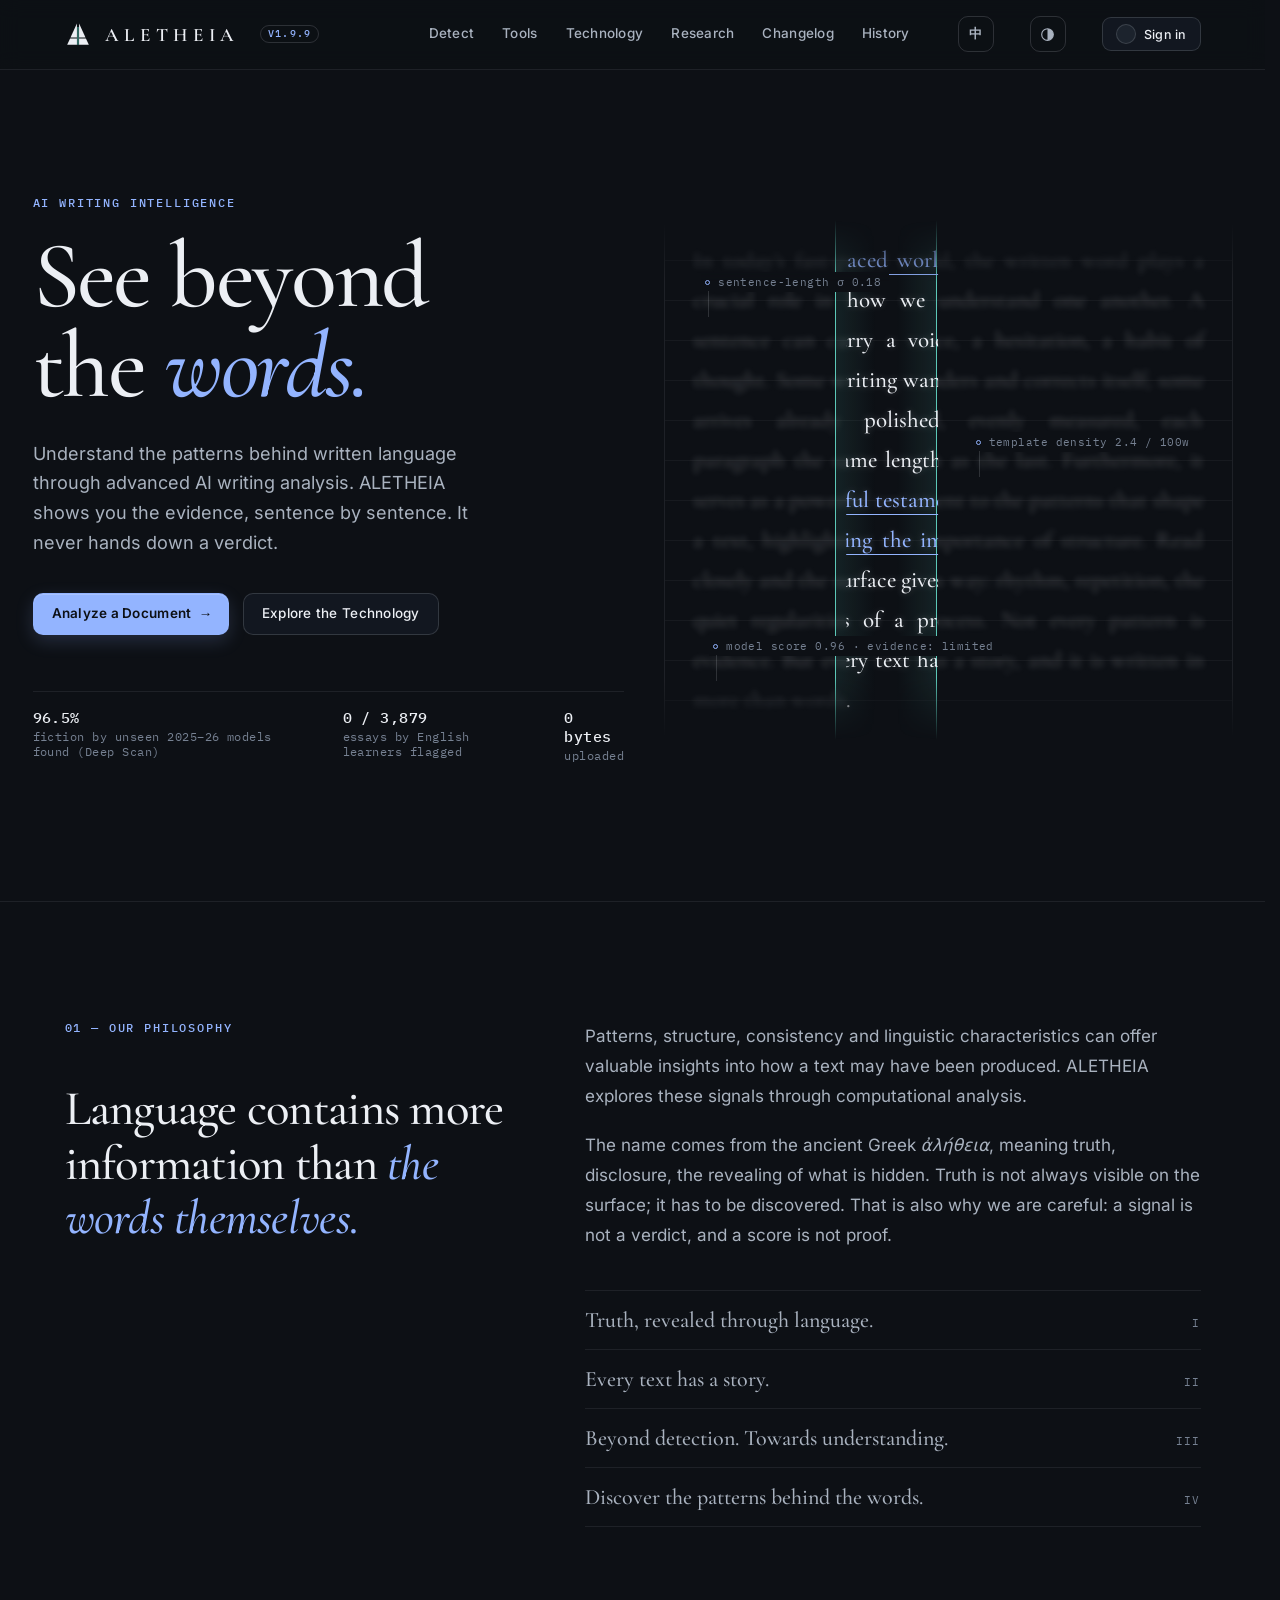
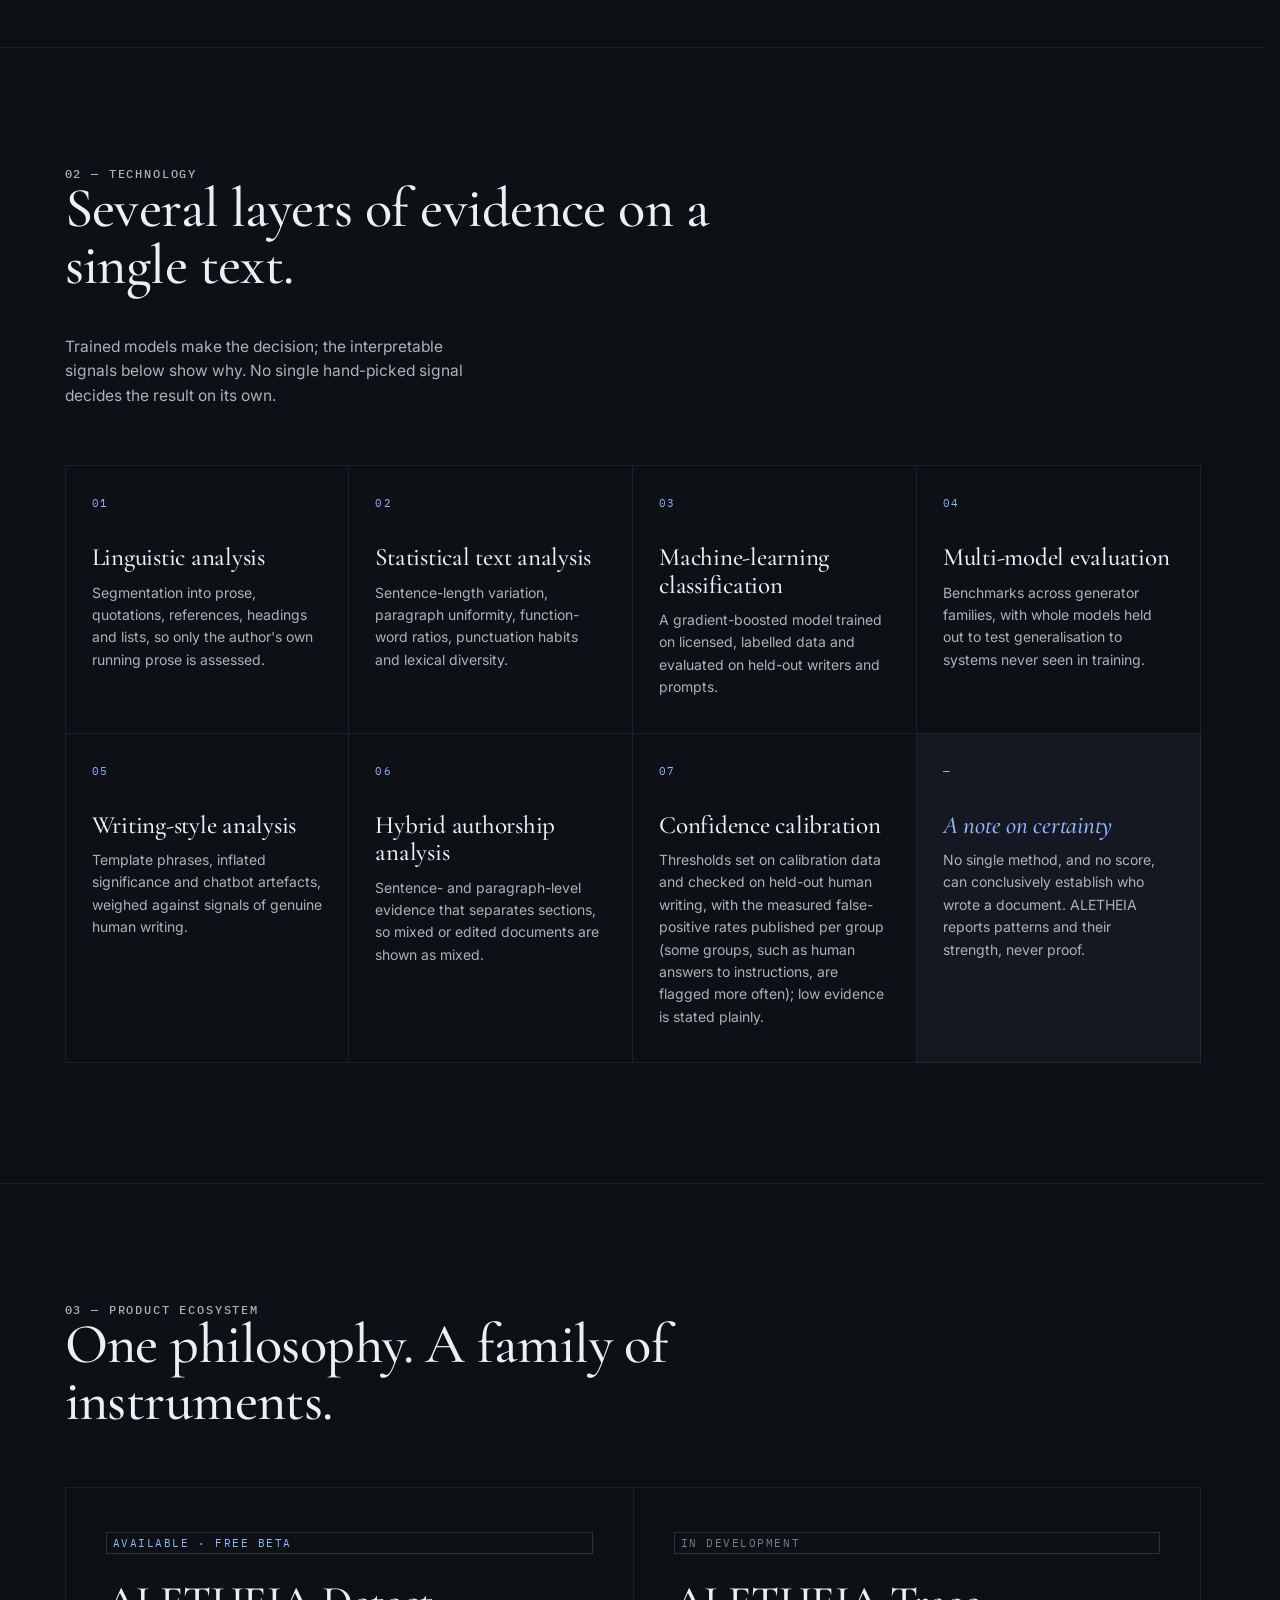
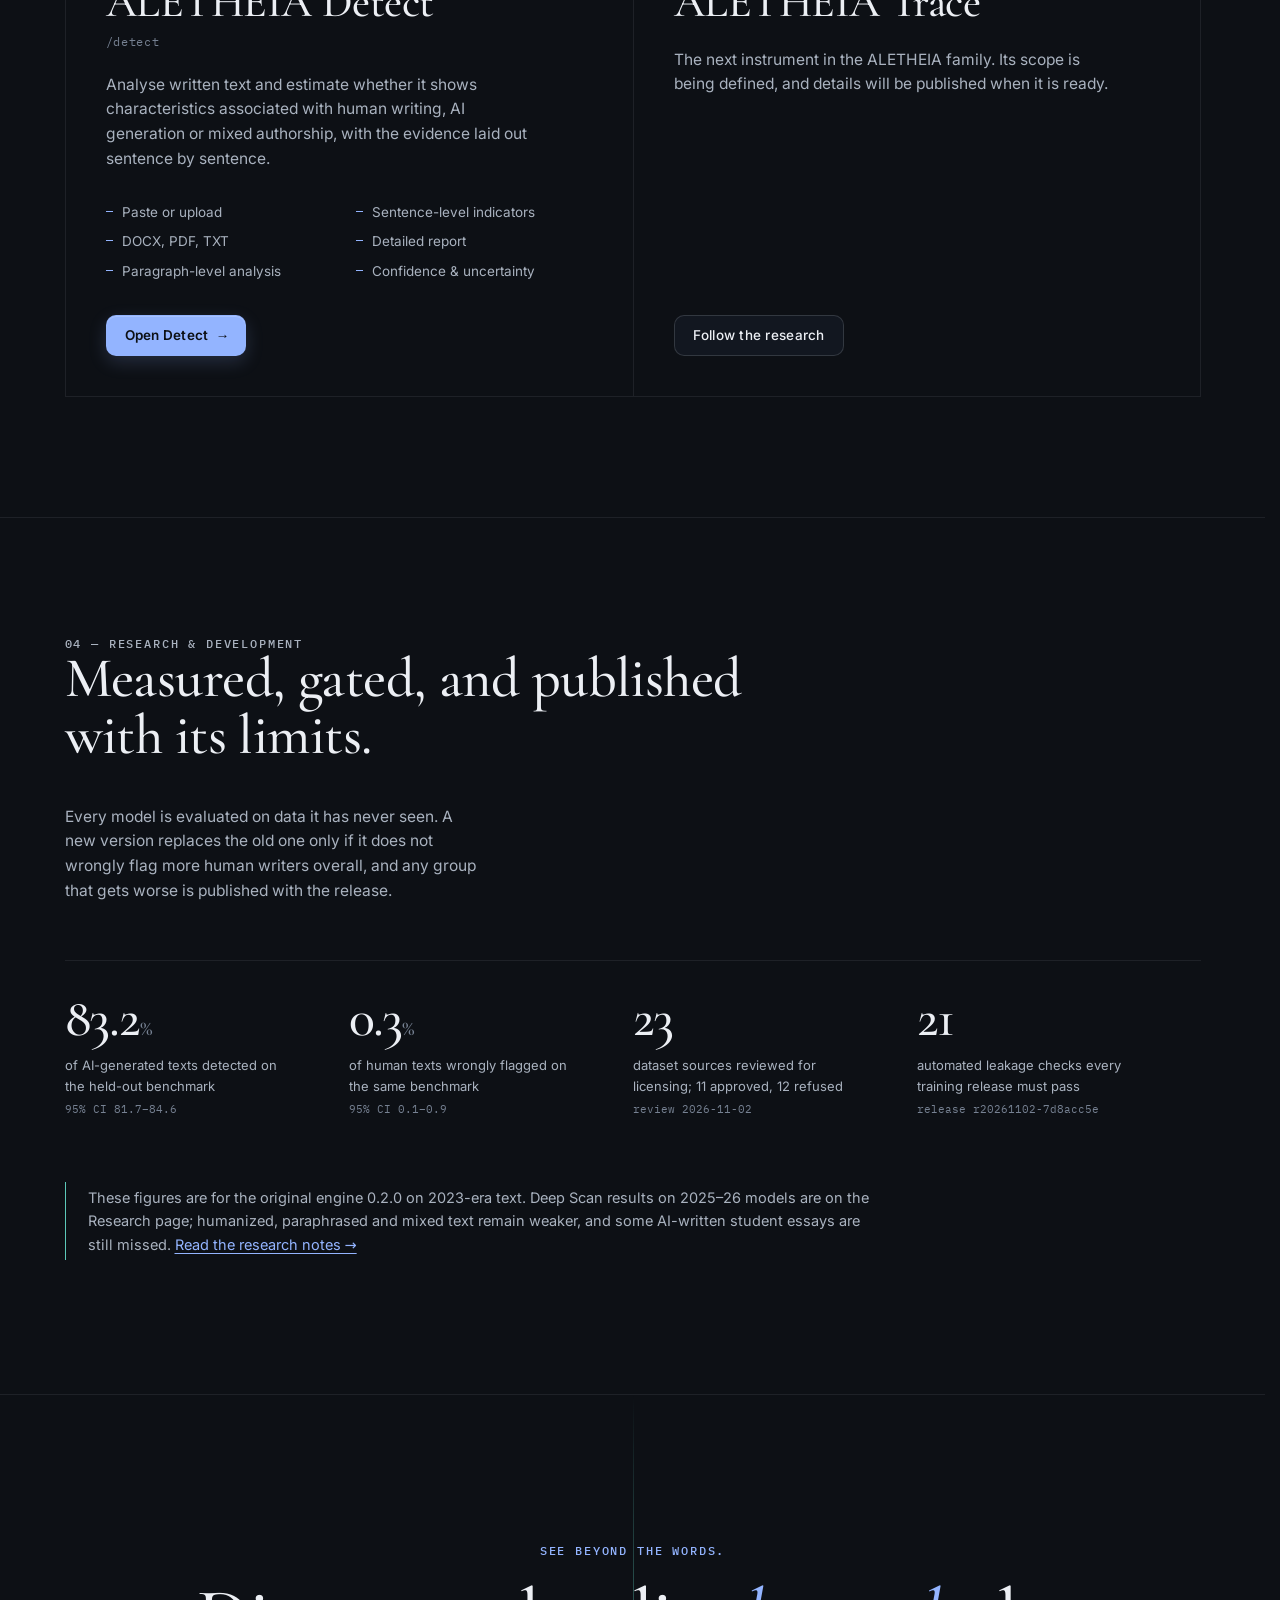
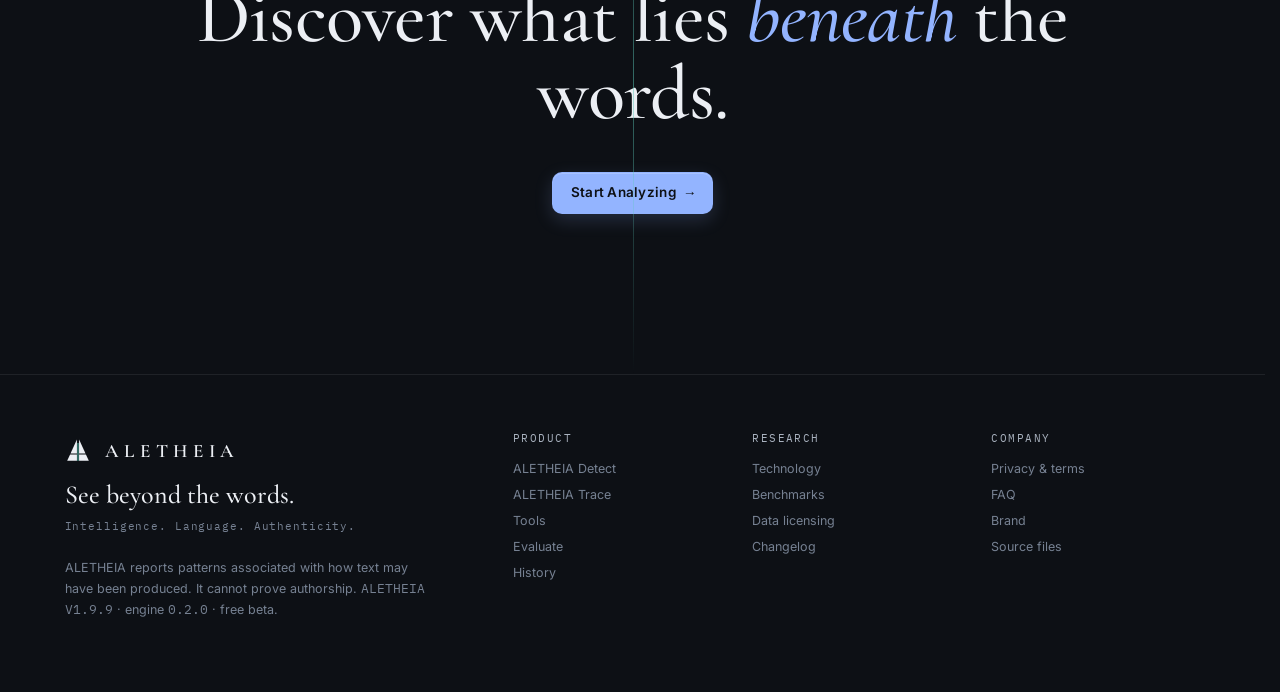
<file: index.html>
<!DOCTYPE html>
<html lang="en" data-theme="dark">
<head>
<meta charset="utf-8">
<meta name="viewport" content="width=device-width, initial-scale=1">
<title>ALETHEIA — See beyond the words.</title>
<meta name="description" content="ALETHEIA is an AI writing intelligence platform. It examines the patterns behind written language and reports the evidence, never a verdict.">
<script async src="https://pagead2.googlesyndication.com/pagead/js/adsbygoogle.js?client=ca-pub-6702129398188903"
     crossorigin="anonymous"></script>
<link rel="icon" type="image/svg+xml" href="[data-uri]">
<meta property="og:title" content="ALETHEIA — See beyond the words.">
<meta property="og:description" content="Free AI-writing analysis that runs entirely in your browser. Evidence, not verdicts.">
<meta property="og:type" content="website"><meta property="og:url" content="https://aletheiadetect.com/">
<link rel="canonical" href="https://aletheiadetect.com/">
<style>@font-face{font-family:"Cormorant Garamond";src:url("cormorant-garamond-latin-500-normal.woff2") format("woff2");font-weight:500;font-style:normal;font-display:swap}@font-face{font-family:"Cormorant Garamond";src:url("cormorant-garamond-latin-600-normal.woff2") format("woff2");font-weight:600;font-style:normal;font-display:swap}@font-face{font-family:"Cormorant Garamond";src:url("cormorant-garamond-latin-500-italic.woff2") format("woff2");font-weight:500;font-style:italic;font-display:swap}@font-face{font-family:"IBM Plex Mono";src:url("ibm-plex-mono-latin-400-normal.woff2") format("woff2");font-weight:400;font-style:normal;font-display:swap}@font-face{font-family:"IBM Plex Mono";src:url("ibm-plex-mono-latin-500-normal.woff2") format("woff2");font-weight:500;font-style:normal;font-display:swap}@font-face{font-family:"Inter";src:url("inter-latin-400-normal.woff2") format("woff2");font-weight:400;font-style:normal;font-display:swap}@font-face{font-family:"Inter";src:url("inter-latin-500-normal.woff2") format("woff2");font-weight:500;font-style:normal;font-display:swap}@font-face{font-family:"Inter";src:url("inter-latin-600-normal.woff2") format("woff2");font-weight:600;font-style:normal;font-display:swap}
/* V1.7.3 motion layer: one easing family, short durations, nothing loops, everything honours reduced motion */
:root{--ease:cubic-bezier(.22,.61,.36,1);--ease-io:cubic-bezier(.4,0,.2,1)}
html{scroll-padding-top:88px;scrollbar-gutter:stable}
@keyframes rise{from{opacity:0;transform:translateY(8px)}to{opacity:1;transform:none}}
@keyframes fadein{from{opacity:0}to{opacity:1}}
@keyframes gaugein{from{stroke-dashoffset:1}to{stroke-dashoffset:0}}
@keyframes barin{from{transform:scaleX(0)}to{transform:none}}
.page.on{animation:fadein .26s var(--ease) both}
.res-grid>*{animation:rise .42s var(--ease) both}.res-grid>*:nth-child(2){animation-delay:.06s}.res-grid>*:nth-child(3){animation-delay:.12s}
.dcta{animation:rise .45s var(--ease) both}
.dpanel,.dsteps,.dway-note{animation:fadein .3s var(--ease) both}
.gfill{stroke-dasharray:1;animation:gaugein .9s var(--ease) .1s both}
.prow .pfill{transform-origin:0 50%;animation:barin .6s var(--ease) both}
.progress .pfill{transition:width .45s var(--ease)}
.tip{animation:fadein .12s linear both}
.btn:active:not(:disabled){transform:translateY(1px)}.btn.primary:active:not(:disabled){transform:translateY(1px) scale(.992)}
.btn:focus-visible,.iconbtn:focus-visible,a:focus-visible,summary:focus-visible,input:focus-visible,textarea:focus-visible,select:focus-visible{outline:2px solid var(--accent);outline-offset:2px;border-radius:3px}
textarea{transition:border-color .18s var(--ease),box-shadow .18s var(--ease)}textarea:focus{outline:none;border-color:var(--accent);box-shadow:0 0 0 3px color-mix(in srgb,var(--accent) 22%,transparent)}
nav.links a,.mobile-nav a{transition:color .18s var(--ease)}
.iconbtn{transition:background-color .18s var(--ease),border-color .18s var(--ease),transform .12s var(--ease)}.iconbtn:active{transform:scale(.95)}
.theming,.theming *{transition:background-color .32s var(--ease-io),border-color .32s var(--ease-io),color .32s var(--ease-io),fill .32s var(--ease-io),stroke .32s var(--ease-io)!important}
@media (prefers-reduced-motion:reduce){*,*::before,*::after{animation-duration:.01ms!important;animation-iteration-count:1!important;animation-delay:0s!important;transition-duration:.01ms!important;transition-delay:0s!important;scroll-behavior:auto!important}}

/* V1.7.9 changelog */
.changelog h2{margin-top:32px}.cl{border-left:2px solid var(--line-2,#ccc);padding:2px 0 2px 18px;margin:18px 0}.cl h3{margin:0 0 6px;font-size:18px}.cl h3 span{font-family:Inter,system-ui,sans-serif;font-size:13px;font-weight:400;color:var(--fg-3);margin-left:8px}.cl ul{margin:0;padding-left:18px}.cl li{margin:4px 0;line-height:1.55}
/* V1.7.8 tier chips */
.tier{display:flex;gap:6px;margin:8px 0 0 30px;flex-wrap:wrap}.tier button{font:inherit;font-size:12.5px;padding:6px 12px;border-radius:999px;border:1px solid var(--line,#bbb);background:transparent;color:inherit;cursor:pointer;transition:background .18s var(--ease),border-color .18s var(--ease)}.tier button.on{background:var(--accent,#0e7c86);color:var(--bg,#fff);border-color:transparent}.tier button:disabled{cursor:default}
/* V1.7.7 cleaner options + result text */
.opts{display:flex;flex-direction:column;gap:2px;max-width:760px;margin:6px 0 2px}
.opt{display:flex;gap:10px;align-items:flex-start;padding:7px 8px;border-radius:8px;cursor:pointer;transition:background-color .16s var(--ease)}
.opt:hover{background:color-mix(in srgb,var(--fg) 5%,transparent)}.opt.sub{margin-left:22px}.opt.sub2{margin-left:44px}
.opt input{margin-top:3px;flex:0 0 auto}.opt span{display:block;min-width:0}.opt b{display:block;font:500 13.5px/1.35 var(--sans);color:var(--fg)}
.opt small{display:block;margin-top:2px;font:400 12.5px/1.5 var(--sans);color:var(--fg-3);max-width:640px}
.page-head .eyebrow{margin-bottom:26px}.page-head h1{margin-top:4px}
.covnote{margin-top:6px;font:400 13px/1.55 var(--sans);color:var(--fg-2)}
.covmore{margin-top:8px}.covmore summary{cursor:pointer;font:500 12.5px var(--sans);color:var(--fg-3);list-style:none}.covmore summary::-webkit-details-marker{display:none}
.covmore summary::before{content:"+ ";font-family:var(--mono)}.covmore[open] summary::before{content:"− "}
.covmore p{margin:8px 0 0;font:400 12.5px/1.6 var(--sans);color:var(--fg-3);max-width:640px}
</style>
<style>
:root{
  --obsidian:#101114;--charcoal:#181A20;--graphite:#252832;--ivory:#F2F0E9;--softwhite:#FAFAF7;--champagne:#C9B98D;--gold:#B99A5B;
  --serif:"Cormorant Garamond","Iowan Old Style",Georgia,serif;--sans:Inter,system-ui,-apple-system,"Segoe UI",sans-serif;--mono:"IBM Plex Mono",ui-monospace,Consolas,monospace;
}
[data-theme="dark"]{
  --bg:var(--obsidian);--bg-2:var(--charcoal);--bg-3:var(--graphite);--fg:var(--ivory);--fg-2:#B9B6AC;--fg-3:#86847D;
  --line:rgba(242,240,233,.10);--line-2:rgba(242,240,233,.18);--accent:var(--champagne);--beam:var(--gold);--track:#2c2f39;
  --hl-strong:rgba(206,104,86,.34);--hl-moderate:rgba(201,170,96,.30);--hl-human:rgba(120,170,130,.26);--btn-fg:#101114;
}
[data-theme="light"]{
  --bg:var(--softwhite);--bg-2:var(--ivory);--bg-3:#E6E3D8;--fg:var(--graphite);--fg-2:#4A4E5A;--fg-3:#7C7F88;
  --line:rgba(37,40,50,.12);--line-2:rgba(37,40,50,.22);--accent:#8F7440;--beam:#8F7440;--track:#E6E3D8;
  --hl-strong:rgba(206,104,86,.26);--hl-moderate:rgba(201,160,70,.30);--hl-human:rgba(110,160,120,.24);--btn-fg:#FAFAF7;
}
*{box-sizing:border-box}
html,body{margin:0;background:var(--bg);color:var(--fg);font:15.5px/1.6 var(--sans);-webkit-font-smoothing:antialiased;transition:background .3s,color .3s}
a{color:var(--accent);text-decoration-thickness:1px;text-underline-offset:3px}
button{font-family:inherit}
.wrap{max-width:1200px;margin:0 auto;padding:0 32px}
.mono{font-family:var(--mono)}
.eyebrow{font:500 11.5px/1 var(--mono);letter-spacing:.22em;text-transform:uppercase;color:var(--accent);margin:0 0 22px}
h1,h2,h3{font-family:var(--serif);font-weight:500;letter-spacing:-.01em;margin:0}
.rule{height:1px;background:var(--line);border:0;margin:0}
/* Header */
header.top{position:sticky;top:0;z-index:30;background:color-mix(in srgb,var(--bg) 88%,transparent);backdrop-filter:blur(10px);border-bottom:1px solid var(--line)}
header.top .wrap{display:flex;align-items:center;gap:36px;height:68px}
.brand{display:flex;align-items:center;gap:12px;text-decoration:none;color:var(--fg)}
.brand svg{width:26px;height:26px;color:var(--fg)}
.brand span{font:600 19px/1 var(--serif);letter-spacing:.3em;padding-left:2px}
nav.links{display:flex;gap:26px;margin-left:auto}
nav.links a{color:var(--fg-2);text-decoration:none;font-size:13.5px;letter-spacing:.02em;padding:6px 0;border-bottom:1px solid transparent}
nav.links a:hover{color:var(--fg)} nav.links a.on{color:var(--fg);border-bottom-color:var(--accent)}
.iconbtn{background:none;border:1px solid var(--line-2);color:var(--fg-2);width:34px;height:34px;display:grid;place-items:center;cursor:pointer;border-radius:2px}
.iconbtn:hover{color:var(--fg);border-color:var(--fg-3)}
.btn{display:inline-flex;align-items:center;gap:10px;border:1px solid var(--line-2);background:transparent;color:var(--fg);padding:11px 20px;font-size:13.5px;font-weight:500;letter-spacing:.02em;cursor:pointer;text-decoration:none;border-radius:2px;transition:border-color .18s var(--ease),background-color .18s var(--ease),color .18s var(--ease),transform .12s var(--ease),opacity .18s}
.btn:hover{border-color:var(--fg-2)}
.btn.primary{background:var(--fg);color:var(--bg);border-color:var(--fg)}
.btn.primary:hover{background:var(--accent);border-color:var(--accent);color:var(--btn-fg)}
.btn.small{padding:7px 13px;font-size:12.5px}
.btn:disabled{opacity:.4;cursor:not-allowed}
.btn .arr{font-family:var(--mono);transition:transform .24s var(--ease)} .btn:hover .arr{transform:translateX(3px)}
.mobile-nav{display:none;gap:18px;overflow-x:auto;padding:10px 32px;border-bottom:1px solid var(--line)}
.mobile-nav a{white-space:nowrap;color:var(--fg-2);text-decoration:none;font-size:13.5px}
.mobile-nav a.on{color:var(--fg)}
.page{display:none}.page.on{display:block}
/* ---------- HOME ---------- */
.hero{position:relative;min-height:calc(100vh - 68px);display:grid;grid-template-columns:1.02fr .98fr;align-items:center;gap:40px;padding:60px 0 70px}
.hero h1{font-size:clamp(52px,7.4vw,104px);line-height:.95;font-weight:500;letter-spacing:-.025em;margin-bottom:28px}
.hero h1 em{font-style:italic;color:var(--accent)}
.hero .lede{font-size:18px;color:var(--fg-2);max-width:470px;margin:0 0 36px;line-height:1.65}
.hero .ctas{display:flex;gap:14px;flex-wrap:wrap}
.hero .meta{margin-top:56px;display:flex;gap:34px;font:12px var(--mono);color:var(--fg-3);letter-spacing:.04em}
.hero .meta b{display:block;color:var(--fg);font:500 15px var(--mono);margin-bottom:2px}
/* revelation visual */
.reveal{position:relative;height:520px;border-left:1px solid var(--line);border-right:1px solid var(--line);overflow:hidden;
  mask-image:linear-gradient(transparent,#000 12%,#000 88%,transparent);-webkit-mask-image:linear-gradient(transparent,#000 12%,#000 88%,transparent)}
.reveal .grid{position:absolute;inset:0;background-image:linear-gradient(var(--line) 1px,transparent 1px);background-size:100% 40px;opacity:.6}
.reveal .txt{position:absolute;inset:20px 28px;font:500 23px/40px var(--serif);color:var(--fg);text-align:justify;hyphens:auto}
.reveal .txt.blur{filter:blur(3.2px);opacity:.28}
.reveal .txt.clear{clip-path:inset(0 52% 0 30%);animation:sweep 16s ease-in-out infinite alternate}
.reveal .txt.clear mark{background:none;color:var(--accent);border-bottom:1px solid var(--accent)}
.reveal .beam{position:absolute;top:0;bottom:0;left:30%;width:18%;border-left:1px solid var(--beam);border-right:1px solid var(--beam);
  background:linear-gradient(90deg,color-mix(in srgb,var(--beam) 10%,transparent),transparent 40%,transparent 60%,color-mix(in srgb,var(--beam) 10%,transparent));animation:sweepbeam 16s ease-in-out infinite alternate}
@keyframes sweep{to{clip-path:inset(0 18% 0 64%)}}
@keyframes sweepbeam{to{left:64%}}
.reveal .pt{position:absolute;font:11px var(--mono);color:var(--fg-3);letter-spacing:.04em;white-space:nowrap;background:var(--bg);padding:3px 8px 3px 4px;z-index:2}
.reveal .pt i{display:inline-block;width:5px;height:5px;border:1px solid var(--accent);border-radius:50%;margin-right:8px;vertical-align:1px}
.reveal .pt::after{content:"";position:absolute;left:7px;top:19px;width:1px;height:26px;background:var(--line-2)}
@media (prefers-reduced-motion:reduce){.reveal .txt.clear,.reveal .beam{animation:none}}
.section{padding:120px 0;border-top:1px solid var(--line)}
.split{display:grid;grid-template-columns:5fr 7fr;gap:80px}
.big-quote{font:500 clamp(34px,3.8vw,52px)/1.12 var(--serif);letter-spacing:-.015em}
.big-quote em{color:var(--accent)}
.body-lg{font-size:17px;color:var(--fg-2);line-height:1.75;max-width:620px}
.body-lg p{margin:0 0 20px}
.statements{list-style:none;padding:0;margin:40px 0 0;border-top:1px solid var(--line)}
.statements li{display:flex;justify-content:space-between;align-items:baseline;padding:16px 0;border-bottom:1px solid var(--line);font:500 22px var(--serif)}
.statements li span{font:11px var(--mono);color:var(--fg-3);letter-spacing:.1em}
.tech-grid{display:grid;grid-template-columns:repeat(4,1fr);border-top:1px solid var(--line);border-left:1px solid var(--line);margin-top:56px}
.tech{padding:30px 26px 34px;border-right:1px solid var(--line);border-bottom:1px solid var(--line);min-height:230px;transition:background .25s}
.tech:hover{background:var(--bg-2)}
.tech .n{font:11px var(--mono);color:var(--accent);letter-spacing:.12em}
.tech h3{font-size:25px;margin:34px 0 10px;line-height:1.1}
.tech p{margin:0;color:var(--fg-2);font-size:14px;line-height:1.6}
.tech.note{background:var(--bg-2)} .tech.note h3{font-style:italic;color:var(--accent)}
.sec-head{display:flex;justify-content:space-between;align-items:end;gap:40px;flex-wrap:wrap}
.sec-head h2{font-size:clamp(38px,4.4vw,60px);line-height:1.02;max-width:760px}
.sec-head p{max-width:420px;color:var(--fg-2);margin:0}
.products{display:grid;grid-template-columns:1fr 1fr;gap:0;margin-top:56px;border:1px solid var(--line)}
.product{padding:44px 40px 40px;position:relative;min-height:340px;display:flex;flex-direction:column}
.product+.product{border-left:1px solid var(--line)}
.product .tag{font:11px var(--mono);letter-spacing:.14em;text-transform:uppercase;color:var(--accent)}
.product .tag.muted{color:var(--fg-3)}
.product h3{font-size:44px;margin:26px 0 6px;line-height:1}
.product h3 small{display:block;font:12px var(--mono);color:var(--fg-3);letter-spacing:.06em;margin-top:10px}
.product p{color:var(--fg-2);margin:18px 0 26px;max-width:440px}
.product ul{list-style:none;padding:0;margin:0 0 28px;columns:2;font-size:13.5px;color:var(--fg-2)}
.product ul li{padding:4px 0 4px 16px;position:relative;break-inside:avoid}
.product ul li::before{content:"";position:absolute;left:0;top:13px;width:7px;height:1px;background:var(--accent)}
.product .bottom{margin-top:auto}
.stats{display:grid;grid-template-columns:repeat(4,1fr);margin-top:56px;border-top:1px solid var(--line)}
.stat{padding:30px 24px 26px 0}
.stat .v{font:500 54px/1 var(--serif);letter-spacing:-.02em}
.stat .v small{font-size:22px;color:var(--fg-3)}
.stat .l{font-size:13px;color:var(--fg-2);margin-top:10px;max-width:220px}
.stat .c{font:11px var(--mono);color:var(--fg-3);margin-top:6px}
.callout{margin-top:40px;border-left:1px solid var(--beam);padding:4px 0 4px 22px;color:var(--fg-2);max-width:820px;font-size:14.5px}
.final{text-align:center;padding:150px 0 160px;border-top:1px solid var(--line);position:relative;overflow:hidden}
.final h2{font-size:clamp(44px,6vw,84px);line-height:1;margin:0 auto 40px;max-width:900px}
.final h2 em{color:var(--accent)}
.final::before{content:"";position:absolute;left:50%;top:0;bottom:0;width:1px;background:linear-gradient(transparent,var(--beam),transparent);opacity:.5}
/* ---------- DETECT ---------- */
.page-head{padding:64px 0 34px;border-bottom:1px solid var(--line)}
.page-head h1{font-size:clamp(42px,5vw,68px);line-height:1}
.page-head p{color:var(--fg-2);max-width:640px;margin:16px 0 0;font-size:16px}
.workbench{border:1px solid var(--line);margin-top:34px;background:var(--bg-2)}
.tabs{display:flex;border-bottom:1px solid var(--line);align-items:center;flex-wrap:wrap}
.tabs button{border:0;background:none;padding:14px 20px;font-size:13px;color:var(--fg-3);cursor:pointer;border-bottom:1px solid transparent;margin-bottom:-1px;letter-spacing:.02em}
.tabs button.on{color:var(--fg);border-bottom-color:var(--accent)}
.tabs .spacer{flex:1}
.tabs select{margin:0 14px;border:1px solid var(--line-2);border-radius:2px;padding:6px 8px;font:12.5px var(--sans);color:var(--fg-2);background:var(--bg)}
textarea#input{display:block;width:100%;min-height:320px;border:0;padding:26px 28px;font:400 20px/1.65 var(--serif);color:var(--fg);background:var(--bg);resize:vertical;outline:none}
textarea#input::placeholder{color:var(--fg-3)}
.drop{margin:24px;border:1px dashed var(--line-2);padding:60px 20px;text-align:center;color:var(--fg-2);cursor:pointer;transition:border-color .2s var(--ease),background-color .2s var(--ease),color .2s var(--ease);background:var(--bg)}
.drop.over,.drop:hover{border-color:var(--accent)}
.drop strong{display:block;font:500 26px var(--serif);color:var(--fg);margin-bottom:6px}
.drop small{color:var(--fg-3);font-size:13px}
.filechip{display:none;align-items:center;gap:10px;margin:14px 28px 0;font:12px var(--mono);color:var(--fg-2)}
.filechip button{border:0;background:none;cursor:pointer;color:var(--fg-3);font-size:16px}
.bar{display:flex;align-items:center;gap:16px;padding:14px 18px;border-top:1px solid var(--line);flex-wrap:wrap}
.count{font:12px var(--mono);color:var(--fg-3)} .count b{color:var(--fg);font-weight:500}
.bar .grow{flex:1}
.msg{margin:14px 28px;padding:11px 14px;font-size:13.5px;display:none;border-left:2px solid var(--line-2)}
.msg.err{display:block;color:#e4907f;border-color:#c0503f;background:rgba(192,80,63,.08)}
.msg.info{display:block;color:var(--fg-2);border-color:var(--accent);background:var(--bg)}
[data-theme="light"] .msg.err{color:#8f2518}
#results{display:none;padding:40px 0 20px}
.res-grid{display:grid;grid-template-columns:340px minmax(0,1fr);gap:28px;align-items:start}
.res-grid>*{min-width:0}
.panel{border:1px solid var(--line);background:var(--bg-2);padding:26px 28px;margin-bottom:24px}
.panel h2{font-size:28px;margin-bottom:4px}
.panel .sub{color:var(--fg-3);font-size:13px;margin:0 0 18px}
.summary{position:sticky;top:88px;padding:26px}
.gauge{display:block;margin:6px auto 0}
.scoreline{text-align:center;margin-top:-8px}
.scoreline .num{font:500 58px/1 var(--serif);letter-spacing:-.02em}
.scoreline .unit{display:block;font:11px var(--mono);color:var(--fg-3);margin-top:8px;letter-spacing:.03em}
.cat{margin:22px 0 6px;text-align:center;font:500 25px/1.15 var(--serif)}
.catsub{text-align:center;font-size:13px;color:var(--fg-2);margin-bottom:16px}
.pill{display:inline-block;margin:2px;font:11px var(--mono);padding:4px 8px;border:1px solid var(--line-2);color:var(--fg-2);letter-spacing:.03em}
.meta{display:grid;grid-template-columns:1fr auto;gap:8px 12px;font-size:13px;border-top:1px solid var(--line);padding-top:16px;margin:8px 0 0}
.meta dt{color:var(--fg-3)} .meta dd{margin:0;text-align:right;font:12px var(--mono)}
.notes{margin:16px 0 0;padding:14px 16px;background:var(--bg);font-size:12.5px;color:var(--fg-2)}
.notes ul{margin:0;padding-left:16px}.notes li{margin:4px 0}
.actions{display:flex;gap:8px;flex-wrap:wrap;margin-top:18px}
.dcta{margin:0 0 22px;padding:26px 26px;border-width:2px;border:1px solid var(--accent);border-radius:14px;background:color-mix(in srgb,var(--accent) 9%,var(--bg-2))}
.dcta-top{display:flex;align-items:center;gap:18px}.dcta-ico{flex:0 0 88px;width:88px;height:88px;border-radius:50%;display:flex;align-items:center;justify-content:center;background:var(--accent);color:var(--bg)}
.dcta-ico svg{width:46px;height:46px}.dcta-txt{flex:1;min-width:0}.dcta-title{font-family:var(--serif);font-size:30px;line-height:1.15;color:var(--fg)}.dcta-lead{margin-top:6px;font-size:16px;font-weight:600;color:var(--accent)}
.dcta-sub{margin-top:6px;font-size:14px;line-height:1.55;color:var(--fg-2)}.dcta-btn{flex:0 0 auto;padding:14px 24px;font-size:15px}
@media(prefers-reduced-motion:reduce){.dcta-ico{animation:none!important}}.dways{display:flex;flex-direction:column;align-items:flex-start;gap:6px;margin:6px 0 4px 34px}.dway-note{margin:0 0 8px;max-width:560px}.dchip{display:inline-block;padding:3px 9px;border:1px dashed var(--accent);border-radius:8px;cursor:grab;font-family:var(--mono);font-size:12px;color:var(--fg)}.dpanel{margin-top:16px;background:var(--bg)}.dsteps{margin-top:12px}.dstep{display:flex;gap:10px;align-items:flex-start;padding:8px 0;font-size:13.5px;line-height:1.5;color:var(--fg-2)}
.dstep>b:first-child{flex:0 0 24px;height:24px;border-radius:50%;border:1px solid var(--line-2);display:flex;align-items:center;justify-content:center;font-size:12px}
.dstep.done>b:first-child{background:var(--accent);color:var(--bg);border-color:var(--accent)}.dstep.now{color:var(--fg);font-size:14.5px}
.dstep.now>b:first-child{background:var(--accent);color:var(--bg);border-color:var(--accent)}
.donfloat{position:fixed;right:16px;bottom:16px;z-index:60;display:inline-flex;opacity:0;visibility:hidden;transform:translateY(10px);pointer-events:none;transition:opacity .28s var(--ease),transform .28s var(--ease),visibility 0s linear .28s;align-items:center;gap:10px;padding:12px 18px;border:0;border-radius:999px;background:var(--accent);color:var(--bg);font:600 14px var(--sans,inherit);cursor:pointer;box-shadow:0 6px 22px rgba(0,0,0,.35)}
.donfloat[hidden]{display:none}.donfloat.show{opacity:1;visibility:visible;transform:none;pointer-events:auto;transition-delay:0s}.donfloat svg{width:20px;height:20px}
@media(max-width:700px){.dcta-top{flex-wrap:wrap}.dcta-ico{flex-basis:64px;width:64px;height:64px}.dcta-ico svg{width:36px;height:36px}.dways{margin-left:0}.dcta-btn{width:100%;justify-content:center}.dcta-title{font-size:20px}}
.helpbox{margin-top:16px;padding-top:12px;border-top:1px solid var(--line)}.helppanel{margin-top:10px;padding:12px;border:1px solid var(--line-2);border-radius:10px}.helppanel textarea{background:transparent;color:inherit;border:1px solid var(--line-2);border-radius:8px;padding:6px;font:inherit;font-size:13px}
.legend{display:flex;gap:16px;flex-wrap:wrap;font-size:12.5px;color:var(--fg-2);margin-bottom:16px;align-items:center}
.legend span{display:flex;align-items:center;gap:7px}
.sw{width:13px;height:13px;display:inline-block}
.legend label{margin-left:auto;display:flex;gap:7px;align-items:center;cursor:pointer}
.doc{font:400 19px/1.8 var(--serif);max-height:640px;overflow:auto;padding-right:8px}
.doc p{margin:0 0 1em}
.doc .blk-x{color:var(--fg-3);font:13.5px/1.6 var(--sans);border-left:1px solid var(--line-2);padding-left:12px}
.doc .blk-eq{font-family:var(--mono);font-size:12.5px;opacity:.75;margin:2px 0}.doc .blk-x em{font:10px var(--mono);letter-spacing:.1em;text-transform:uppercase;color:var(--fg-3);margin-right:8px}
.doc .blk-h{font:600 14px var(--sans);letter-spacing:.04em;color:var(--fg-2)}
.s{padding:1px 0;cursor:pointer;transition:background-color .16s var(--ease);box-decoration-break:clone;-webkit-box-decoration-break:clone}
.s.segai{box-shadow:inset 0 -2px 0 #1c8ca0}
.s.segai.seglead{box-shadow:inset 0 -2px 0 #d9962b}
.covbox{display:flex;gap:18px;align-items:center;border:1px solid var(--line,#ddd);border-radius:10px;padding:14px 18px;margin:6px 0 18px}
.covpct{font:600 40px/1 var(--serif);min-width:96px}
.s.strong{background:var(--hl-strong)} .s.moderate{background:var(--hl-moderate)} .showhuman .s.human{background:var(--hl-human)}
.s:hover,.s.sel{outline:1px solid var(--accent);outline-offset:2px}
.modelbar{display:flex;align-items:center;gap:14px;flex-wrap:wrap;margin:-4px 0 18px;padding:10px 14px;background:var(--bg-3);border-radius:14px}
.modelbar .mb-l{font:500 12px var(--mono);letter-spacing:.08em;text-transform:uppercase;color:var(--fg-3)}
.mb-seg{display:flex;gap:4px;background:var(--bg);border-radius:10px;padding:3px}
.mb-seg button{background:none;border:0;border-radius:8px;padding:7px 12px;cursor:pointer;color:var(--fg-2);font:500 13.5px var(--sans);text-align:left}
.mb-seg button small{display:block;font:11px var(--mono);color:var(--fg-3);margin-top:1px;font-weight:400}
.mb-seg button.on{background:var(--card);color:var(--fg);box-shadow:0 1px 3px rgba(0,0,0,.14)}
.modelbar.legacy{box-shadow:inset 0 0 0 1px var(--accent)}
.modelbar .mb-n{font-size:12.5px;color:var(--fg-3);flex:1;min-width:220px}
.legacybar{margin:-6px 0 14px;padding:10px 14px;border-radius:12px;background:var(--bg-3);box-shadow:inset 0 0 0 1px var(--accent);font-size:13.5px}.legacybar b{margin-right:8px;font-weight:600}
.s mark.aw{background:rgba(110,150,255,.32);color:inherit;font-weight:500;padding:0 1px;border-radius:3px}
.tip .whyl{margin-top:6px;opacity:.95}.tip .whyl b{font-family:var(--sans);font-weight:600}
.detail .whyl{margin-top:8px}
.whybox{margin:-6px 0 18px;padding:14px 18px;background:var(--bg-3);border-radius:14px}.whybox>b{font-weight:500}
.whyw{display:flex;gap:8px;flex-wrap:wrap;margin:10px 0 8px}.whyc{border:1px solid var(--line-2);border-radius:999px;padding:3px 10px;font-size:13px}.whyc small{margin-left:5px;opacity:.6}
.tip{position:fixed;z-index:50;max-width:340px;background:var(--fg);color:var(--bg);font-size:12.5px;line-height:1.5;padding:12px 14px;pointer-events:none;display:none}
.tip b{font-family:var(--mono);font-weight:500}.tip ul{margin:6px 0 0;padding-left:16px}
.detail{margin-top:16px;padding:14px 16px;border:1px solid var(--line);font-size:13.5px;display:none;background:var(--bg)}
.pbars{display:flex;flex-direction:column;gap:8px}
.prow{display:grid;grid-template-columns:36px 1fr 46px;gap:12px;align-items:center;font-size:12px;cursor:pointer}
.prow .lab,.prow .val{font-family:var(--mono);color:var(--fg-3)} .prow .val{text-align:right;color:var(--fg-2)}
.ptrack{height:10px;background:var(--track);overflow:hidden}
.pfill{height:100%}
.axis{display:grid;grid-template-columns:36px 1fr 46px;gap:12px;font:10.5px var(--mono);color:var(--fg-3);margin-top:6px}
.axis div{display:flex;justify-content:space-between}
table.ev,table.data{width:100%;border-collapse:collapse;font-size:13.5px}
table.ev th,table.data th{text-align:left;font:10.5px var(--mono);letter-spacing:.12em;text-transform:uppercase;color:var(--fg-3);font-weight:400;padding:10px;border-bottom:1px solid var(--line-2)}
table.ev td,table.data td{padding:12px 10px;border-bottom:1px solid var(--line);vertical-align:top}
table.ev td:first-child{width:46%}
table.ev td.v{font:12px var(--mono);color:var(--fg-2)}
table.ev .why{color:var(--fg-3);font-size:12.5px;margin-top:3px}
table.data .n,table.data th.n{text-align:right;font-family:var(--mono)}
table.data .ci{display:block;font:10.5px var(--mono);color:var(--fg-3)}
table.data tr.ood td:first-child{font-style:italic;color:var(--fg-2)}
.dir{display:inline-flex;align-items:center;gap:8px;font-size:12px;white-space:nowrap;color:var(--fg-2)}
.dir .mini{width:70px;height:6px;background:var(--track);position:relative;overflow:hidden}
.dir .mini i{position:absolute;top:0;bottom:0}
.tag{font:10px var(--mono);padding:3px 6px;text-transform:uppercase;letter-spacing:.08em;border:1px solid var(--line-2);color:var(--fg-2)}
.tag.strong{color:#e4907f;border-color:rgba(206,104,86,.5)}.tag.moderate{color:var(--accent);border-color:color-mix(in srgb,var(--accent) 50%,transparent)}
.tag.trained{color:var(--fg);border-color:var(--fg-3)}.tag.ineffective{color:var(--fg-3);border-style:dashed}
[data-theme="light"] .tag.strong{color:#a33a28}
.top-s{border-left:1px solid var(--beam);padding:6px 0 6px 16px;margin:0 0 16px;font:400 17px/1.6 var(--serif)}
.top-s small{display:block;font:12px var(--sans);color:var(--fg-3);margin-top:4px}
.disclaimer{font-size:13px;color:var(--fg-2);border:1px solid var(--line);padding:16px 18px}
.state-card{padding:40px;text-align:center;border:1px solid var(--line);background:var(--bg-2)}
.state-card h2{font-size:34px;margin-bottom:8px}
.modebar{padding:14px 18px 4px;border-top:1px solid var(--line)}
.modes{display:grid;grid-template-columns:repeat(3,1fr);border:1px solid var(--line-2)}
.modes button{background:none;border:0;border-right:1px solid var(--line-2);color:var(--fg-2);padding:10px 12px;cursor:pointer;text-align:left;font:500 13.5px var(--sans)}
.modes button:last-child{border-right:0}
.modes button small{display:block;font:11px var(--mono);color:var(--fg-3);margin-top:2px;font-weight:400}
.modes button.on{background:var(--bg);color:var(--fg);box-shadow:inset 0 -2px 0 var(--accent)}
.modes .gold{color:var(--beam)}
#modeNote{margin:10px 0 6px;max-width:820px;line-height:1.5}
.stuopt{display:flex;gap:8px;align-items:flex-start;max-width:820px;line-height:1.5;margin:0 0 6px;cursor:pointer}.stuopt input{margin-top:3px}
.progress{padding:12px 18px 14px;border-top:1px solid var(--line)}
.progress .ptop{display:flex;justify-content:space-between;gap:12px;font-size:13px;color:var(--fg-2);margin-bottom:8px}
.progress .ptrack{height:6px;margin-bottom:10px}
/* ---------- generic content pages ---------- */
.content{max-width:860px;padding:20px 0 40px}
.content h2{font-size:36px;margin:64px 0 14px;line-height:1.05}
.content h3{font-size:24px;margin:34px 0 8px}
.content p,.content li{color:var(--fg-2)}
.pipeline{display:flex;flex-wrap:wrap;gap:6px;align-items:center;margin:22px 0}
.pipeline div{border:1px solid var(--line-2);padding:7px 11px;font:11.5px var(--mono);color:var(--fg-2)}
.pipeline div.on{border-color:color-mix(in srgb,var(--accent) 60%,transparent);color:var(--fg)}
.pipeline div.off{border-style:dashed;color:var(--fg-3)}
.pipeline span{color:var(--fg-3);font-family:var(--mono)}
table.sig{width:100%;border-collapse:collapse;font-size:13.5px;margin:16px 0}
table.sig th,table.sig td{padding:11px 10px;border-bottom:1px solid var(--line);text-align:left;vertical-align:top}
table.sig th{font:10.5px var(--mono);letter-spacing:.12em;text-transform:uppercase;color:var(--fg-3);font-weight:400}
.roadmap{list-style:none;padding:0;margin:0;border-top:1px solid var(--line)}
.roadmap li{display:grid;grid-template-columns:110px 1fr;gap:18px;padding:16px 0;border-bottom:1px solid var(--line);color:var(--fg-2)}
.roadmap b{font:500 11px var(--mono);letter-spacing:.1em;text-transform:uppercase;color:var(--accent);padding-top:3px}
.kv{display:grid;grid-template-columns:repeat(3,1fr);border-top:1px solid var(--line);border-left:1px solid var(--line);margin:22px 0}
.kv div{padding:20px;border-right:1px solid var(--line);border-bottom:1px solid var(--line)}
.kv b{display:block;font:500 34px/1 var(--serif);color:var(--fg);margin-bottom:6px}
.kv span{font-size:12.5px;color:var(--fg-3)}
.lic{display:grid;grid-template-columns:repeat(2,1fr);gap:0;border-top:1px solid var(--line);margin:18px 0}
.lic div{padding:14px 0;border-bottom:1px solid var(--line);font-size:13.5px;color:var(--fg-2)}
.lic div b{display:block;font:10.5px var(--mono);letter-spacing:.1em;text-transform:uppercase;color:var(--fg-3);margin-bottom:4px;font-weight:400}
.lic .ok b{color:var(--accent)}
/* evaluate */
.eval-grid{display:grid;grid-template-columns:1fr 1fr;gap:24px;margin-top:34px}
.metric-grid{display:grid;grid-template-columns:repeat(auto-fit,minmax(128px,1fr));gap:1px;background:var(--line);border:1px solid var(--line);margin:16px 0}
.metric{background:var(--bg-2);padding:12px 14px}
.metric .k{font-size:11.5px;color:var(--fg-3)} .metric .v{font:500 22px var(--serif)} .metric .ci{font:10.5px var(--mono);color:var(--fg-3)}
table.cm{border-collapse:collapse;font:13px var(--mono)} table.cm td,table.cm th{border:1px solid var(--line-2);padding:8px 14px;text-align:center}
table.cm th{font:10.5px var(--mono);color:var(--fg-3);font-weight:400}
textarea.mono{width:100%;min-height:160px;font:12px var(--mono);border:1px solid var(--line-2);padding:12px;background:var(--bg);color:var(--fg)}
input[type=file]{color:var(--fg-2);font-size:13px}
input[type=range]{accent-color:var(--accent)}
table.hist{width:100%;border-collapse:collapse;font-size:13.5px}
table.hist td,table.hist th{padding:12px 10px;border-bottom:1px solid var(--line);text-align:left}
table.hist th{font:10.5px var(--mono);letter-spacing:.12em;text-transform:uppercase;color:var(--fg-3);font-weight:400}
/* brand page */
.swatches{display:grid;grid-template-columns:repeat(7,1fr);gap:0;border:1px solid var(--line);margin:18px 0}
.swatch{height:130px;padding:12px;display:flex;flex-direction:column;justify-content:flex-end;font:11px var(--mono)}
.logos{display:grid;grid-template-columns:repeat(3,1fr);gap:0;border:1px solid var(--line);margin:18px 0}
.logos>div{height:190px;display:grid;place-items:center;border-right:1px solid var(--line);border-bottom:1px solid var(--line);position:relative}
.logos>div small{position:absolute;left:12px;bottom:10px;font:10.5px var(--mono);color:var(--fg-3)}
.vbadge{font:500 9.5px/1 var(--mono);letter-spacing:.12em;color:var(--accent);border:1px solid var(--line);border-radius:999px;padding:3px 6px;margin-left:8px;align-self:center}
footer{border-top:1px solid var(--line);padding:56px 0 60px;color:var(--fg-3);font-size:12.5px}
footer .wrap{display:grid;grid-template-columns:2fr 1fr 1fr 1fr;gap:30px}
footer h4{font:10.5px var(--mono);letter-spacing:.14em;text-transform:uppercase;color:var(--fg-2);margin:0 0 14px;font-weight:400}
footer a{display:block;color:var(--fg-3);text-decoration:none;margin:6px 0} footer a:hover{color:var(--fg)}
footer .tag-line{font:500 26px var(--serif);color:var(--fg);margin:16px 0 8px}
.spinner{width:14px;height:14px;border:1.5px solid color-mix(in srgb,var(--bg) 40%,transparent);border-top-color:var(--bg);border-radius:50%;display:inline-block;animation:spin .7s linear infinite;vertical-align:-2px}
@keyframes spin{to{transform:rotate(360deg)}}
@media (max-width:1000px){
  .hero{grid-template-columns:1fr;min-height:auto;padding-top:50px}.reveal{height:340px}
  .split{grid-template-columns:1fr;gap:34px}.tech-grid{grid-template-columns:repeat(2,1fr)}.products{grid-template-columns:1fr}.product+.product{border-left:0;border-top:1px solid var(--line)}
  .stats{grid-template-columns:repeat(2,1fr)}.res-grid{grid-template-columns:minmax(0,1fr)}.summary{position:static}.eval-grid{grid-template-columns:1fr}
  nav.links{display:none}.mobile-nav{display:flex}.kv{grid-template-columns:1fr 1fr}.swatches{grid-template-columns:repeat(4,1fr)}.logos{grid-template-columns:1fr 1fr}
  footer .wrap{grid-template-columns:1fr 1fr}
}
@media (max-width:600px){
  .wrap{padding:0 20px}.hero.wrap{padding:44px 20px 64px}.mobile-nav{padding:10px 20px}.tech-grid{grid-template-columns:1fr}.section{padding:80px 0}.product{padding:32px 24px}.product ul{columns:1}
  .metric-grid{grid-template-columns:repeat(2,1fr)}.panel{padding:20px 18px}.hero .meta{flex-wrap:wrap;gap:20px}
  table.ev td:first-child{min-width:170px}.tscroll{overflow-x:auto}
  .hdr-cta{display:none!important}
  .tabs .spacer{display:none}.tabs select{order:3;flex:1 0 calc(100% - 28px);margin:10px 14px;max-width:calc(100% - 28px)}
  textarea#input{font-size:18px;padding:20px;min-height:260px}.hero h1{font-size:54px}.reveal .txt{font-size:19px}
}
@media print{:root,[data-theme]{--bg:#fff;--bg-2:#fff;--bg-3:#f2f4f7;--card:#fff;--fg:#141A22;--fg-2:#46505E;--fg-3:#6b7684;--line:rgba(20,26,34,.15);--line-2:rgba(20,26,34,.25);--shadow:none}html,body{background:#fff!important;color:#141A22!important}.helpbox,.zhnote,.modal{display:none!important}header.top,.mobile-nav,footer,.actions,#inputSection,.page-head,.donfloat,.dcta{display:none!important}.doc{max-height:none}.summary{position:static}.res-grid{grid-template-columns:1fr}}

/* ===== V1.8 design layer: calmer palette, softer geometry, fewer lines ===== */
[data-theme="dark"]{
  --bg:#0D1015;--bg-2:#141921;--bg-3:#1C232D;--fg:#ECEFF4;--fg-2:#A9B2BF;--fg-3:#768192;
  --line:rgba(236,239,244,.08);--line-2:rgba(236,239,244,.15);--accent:#93B4FF;--beam:#5CC8B8;--track:#232B36;--btn-fg:#0D1015;
  --hl-strong:rgba(240,110,100,.30);--hl-moderate:rgba(240,186,90,.28);--hl-human:rgba(92,200,150,.20);
  --card:#121720;--shadow:0 1px 0 rgba(255,255,255,.03) inset,0 10px 30px rgba(0,0,0,.25);
}
[data-theme="light"]{
  --bg:#F7F8FA;--bg-2:#FFFFFF;--bg-3:#EEF1F5;--fg:#141A22;--fg-2:#46505E;--fg-3:#7A8493;
  --line:rgba(20,26,34,.08);--line-2:rgba(20,26,34,.15);--accent:#2F5BD3;--beam:#0E8C80;--track:#E6EAF0;--btn-fg:#FFFFFF;
  --hl-strong:rgba(226,82,72,.20);--hl-moderate:rgba(232,166,48,.24);--hl-human:rgba(30,160,110,.16);
  --card:#FFFFFF;--shadow:0 1px 2px rgba(20,26,34,.04),0 8px 24px rgba(20,26,34,.06);
}
.eyebrow{letter-spacing:.16em}
header.top{border-bottom-color:transparent;box-shadow:0 1px 0 var(--line)}
nav.links{gap:22px}nav.links a.on{border-bottom-color:transparent;color:var(--fg);font-weight:500}
.iconbtn{border-radius:10px;border-color:var(--line)}
.langbtn{font:600 13px var(--sans)}
.btn{border-radius:10px}.btn.small{border-radius:9px}
.btn.primary{background:var(--accent);border-color:var(--accent);color:var(--btn-fg)}
.btn.primary:hover{filter:brightness(1.06);background:var(--accent);border-color:var(--accent)}
.acctbtn{gap:8px}.acct-dot{width:20px;height:20px;border-radius:50%;background:var(--bg-3);border:1px solid var(--line-2);display:inline-grid;place-items:center;font:600 10.5px var(--sans);color:var(--fg)}
.acctbtn.in .acct-dot{background:var(--accent);color:var(--btn-fg);border-color:transparent}
.page-head{border-bottom:0;padding:56px 0 18px}
.workbench{border:1px solid var(--line);border-radius:18px;background:var(--card);box-shadow:var(--shadow)}
.tabs{border-bottom-color:var(--line)}.tabs button.on{border-bottom-width:2px}
.tabs select{border-radius:8px}
textarea#input{border-radius:18px 18px 0 0;background:var(--card);font:400 19px/1.7 var(--serif)}
.drop{border-radius:14px;background:var(--bg)}
.modebar{padding:16px 20px 6px;border-top:1px solid var(--line)}
.modes{grid-template-columns:repeat(3,1fr);border:0;background:var(--bg-3);border-radius:12px;padding:4px;gap:4px;max-width:560px}
.modes button{border:0!important;border-radius:9px;padding:10px 14px;transition:background-color .18s var(--ease),color .18s var(--ease)}
.modes button.on{background:var(--card);box-shadow:0 1px 3px rgba(0,0,0,.12)}
.ctrlrow{display:flex;align-items:center;gap:18px;flex-wrap:wrap;margin:14px 0 4px}
.switch{display:flex;align-items:center;gap:12px;cursor:pointer;user-select:none}
.switch input{position:absolute;opacity:0;width:1px;height:1px}
.switch .track{position:relative;flex:0 0 46px;width:46px;height:28px;border-radius:999px;background:var(--track);border:1px solid var(--line-2);transition:background-color .22s var(--ease),border-color .22s var(--ease)}
.switch .thumb{position:absolute;top:2px;left:2px;width:22px;height:22px;border-radius:50%;background:#fff;box-shadow:0 1px 3px rgba(0,0,0,.3);transition:transform .22s var(--ease)}
.switch input:checked+.track{background:#34C759;border-color:#34C759}
.switch input:checked+.track .thumb{transform:translateX(18px)}
.switch input:focus-visible+.track{outline:2px solid var(--accent);outline-offset:2px}
.swlbl b{display:block;font:500 14px/1.3 var(--sans);color:var(--fg)}.swlbl small{display:block;font:12px/1.4 var(--sans);color:var(--fg-3)}
.picker{position:relative;margin-left:auto}
.pickbtn{display:flex;align-items:center;gap:8px;border:1px solid var(--line-2);background:var(--card);color:var(--fg);border-radius:10px;padding:9px 12px;font:500 13.5px var(--sans);cursor:pointer;transition:border-color .18s var(--ease)}
.pickbtn:hover{border-color:var(--fg-3)}.pk-k{color:var(--fg-3);font-weight:400}
.picklist{position:absolute;right:0;top:calc(100% + 6px);z-index:40;width:min(380px,86vw);background:var(--card);border:1px solid var(--line-2);border-radius:14px;box-shadow:0 18px 50px rgba(0,0,0,.28);padding:6px;animation:rise .18s var(--ease) both}
.picklist button{display:block;width:100%;text-align:left;background:none;border:0;border-radius:10px;padding:10px 12px;color:var(--fg);cursor:pointer}
.picklist button:hover:not(:disabled),.picklist button:focus-visible{background:var(--bg-3)}
.picklist button.on{background:color-mix(in srgb,var(--accent) 14%,transparent)}
.picklist button:disabled{opacity:.45;cursor:not-allowed}
.picklist b{display:block;font:600 13.5px var(--sans)}.picklist b i{font:400 11px var(--mono);font-style:normal;color:var(--fg-3);margin-left:6px;letter-spacing:.04em}
.picklist small{display:block;margin-top:3px;font:12.5px/1.45 var(--sans);color:var(--fg-2)}
.pk-hint{flex-basis:100%;margin:0;font:12px var(--sans);color:var(--fg-3);text-align:right}@media (max-width:760px){.pk-hint{text-align:left}}
#modeNote{margin:10px 0 6px;color:var(--fg-3);font-size:12.5px}
.bar{border-top:1px solid var(--line)}
.progress .ptrack{border-radius:999px;overflow:hidden}
/* results: one column, each section its own card */
.res-stack{grid-template-columns:minmax(0,1fr)!important;gap:22px}
.res-stack .summary{position:static}
.panel{border:1px solid var(--line);border-radius:18px;background:var(--card);box-shadow:var(--shadow);padding:28px 30px;margin-bottom:22px}
.panel h2{font-size:26px}
.sec-k{font:500 11px var(--mono);letter-spacing:.16em;text-transform:uppercase;color:var(--accent);margin:0 0 10px}
.res-stack .summary .meta{display:grid;grid-template-columns:repeat(auto-fit,minmax(170px,1fr));gap:4px 28px}
.res-stack .summary .meta>div{display:flex;justify-content:space-between;gap:10px;border-bottom:1px solid var(--line);padding:6px 0}
.res-stack .summary .meta dt,.res-stack .summary .meta dd{margin:0}
.res-stack #deepPanel .covbox{border:0;background:var(--bg-3);border-radius:14px;padding:22px 24px}
.res-stack #deepPanel .covpct{font-size:64px}
.mdet{margin-top:14px}.mdet summary{cursor:pointer;font:500 13px var(--sans);color:var(--fg-2)}
#modeNote{font-family:var(--sans)}
@media (max-width:760px){table.sig{display:block;overflow-x:auto}header.top .wrap{gap:10px;padding:0 16px}.brand span{letter-spacing:.18em;font-size:17px}.vbadge{display:none}#acctLbl{display:none}.acctbtn{padding:6px 7px}.picklist{left:0;right:auto}.picker{margin-left:0}.panel{padding:22px 18px;border-radius:14px}}
.dcta{border-radius:18px}
.disclaimer{border-radius:14px;background:var(--bg-3);border:0}
footer{border-top:1px solid var(--line)}
/* account + language dialogs */
.modal{position:fixed;inset:0;z-index:80;display:grid;place-items:center;background:rgba(5,8,12,.55);backdrop-filter:blur(4px);animation:fadein .16s var(--ease) both}
.modal[hidden]{display:none}
.mbox{width:min(420px,92vw);background:var(--card);border:1px solid var(--line-2);border-radius:20px;box-shadow:0 30px 80px rgba(0,0,0,.35);padding:26px 26px 22px;animation:rise .22s var(--ease) both}
.mbox h3{font:600 22px var(--sans);letter-spacing:-.01em;margin:0 0 4px}.mbox .msub{color:var(--fg-3);font-size:13px;margin:0 0 16px}
.mtabs{display:flex;gap:4px;background:var(--bg-3);border-radius:10px;padding:3px;margin-bottom:16px}.mtabs button{flex:1;border:0;background:none;color:var(--fg-2);padding:8px;border-radius:8px;font:500 13px var(--sans);cursor:pointer}.mtabs button.on{background:var(--card);color:var(--fg)}
.fld{display:block;margin:0 0 12px}.fld span{display:block;font:500 12.5px var(--sans);color:var(--fg-2);margin-bottom:5px}
.fld input{width:100%;border:1px solid var(--line-2);background:var(--bg);color:var(--fg);border-radius:10px;padding:10px 12px;font:14px var(--sans)}
.fld input:focus{outline:none;border-color:var(--accent);box-shadow:0 0 0 3px color-mix(in srgb,var(--accent) 22%,transparent)}
.merr{color:#E5534B;font-size:12.5px;min-height:18px;margin:2px 0 8px}
.mnote{font-size:12px;color:var(--fg-3);margin:12px 0 0;line-height:1.5}
.zhnote{margin:24px 0 0;padding:10px 14px;border-radius:10px;background:var(--bg-3);color:var(--fg-2);font-size:13px}
.zh-i{display:none}html[lang="zh-CN"] .zh-i{display:inline}html[lang="zh-CN"] .en-i{display:none}.evtier{margin:8px 0 6px;font-size:15px}.ev-A{color:#c4614f}.ev-B{color:#c9a14a}.ev-C{color:var(--fg-2)}table.evt{width:100%;border-collapse:collapse;margin:8px 0;font-size:13.5px}table.evt td{padding:6px 8px;border-top:1px solid var(--line-2);vertical-align:top}
.zh-v{display:none}html[lang="zh-CN"] .zh-v{display:block}html[lang="zh-CN"] .en-v{display:none}
.mrow{display:flex;gap:10px;justify-content:flex-end;margin-top:6px}

.toolgrid{display:grid;grid-template-columns:repeat(3,minmax(0,1fr));gap:18px;margin:10px 0 80px}
@media (max-width:980px){.toolgrid{grid-template-columns:1fr}}
.toolcard{display:flex;flex-direction:column;gap:10px;text-decoration:none;color:var(--fg);background:var(--card);border:1px solid var(--line);border-radius:20px;box-shadow:var(--shadow);padding:26px 26px 22px;transition:border-color .2s var(--ease),transform .2s var(--ease),box-shadow .2s var(--ease)}
.toolcard:hover{border-color:color-mix(in srgb,var(--accent) 45%,transparent);transform:translateY(-2px)}
.toolcard .tc-n{font:500 11px var(--mono);letter-spacing:.16em;color:var(--accent)}
.toolcard h2{font:500 30px/1.1 var(--serif);margin:0}
.toolcard p{margin:0;color:var(--fg-2);font-size:14px;line-height:1.65;flex:1}
.tc-foot{display:flex;align-items:center;justify-content:space-between;gap:10px;margin-top:8px;flex-wrap:wrap}
.tc-chip{display:inline-flex;align-items:center;gap:7px;font:500 12px var(--sans);color:var(--fg-2);background:var(--bg-3);border-radius:999px;padding:6px 11px}
.tc-chip i{width:6px;height:6px;border-radius:50%;background:#5CC8A0}.tc-chip.net i{background:#F0BA5A}
.toolcard:hover .btn{border-color:var(--fg-3)}

/* V1.9.8 similarity */
.simopts{display:grid;gap:6px;margin:12px 0 4px;max-width:760px}
.sopt{display:flex;gap:10px;align-items:flex-start;padding:8px 10px;border-radius:10px;cursor:pointer}.sopt:hover{background:color-mix(in srgb,var(--fg) 5%,transparent)}
.sopt input{margin-top:3px;accent-color:var(--accent)}.sopt b{display:block;font:500 13.5px/1.35 var(--sans);color:var(--fg)}.sopt small{display:block;font:12.5px/1.5 var(--sans);color:var(--fg-3)}
.linkbtn{background:none;border:0;color:var(--accent);cursor:pointer;font:inherit;padding:0;text-decoration:underline}
.simtop{display:flex;gap:28px;align-items:flex-start;flex-wrap:wrap;margin-bottom:8px}
.simbig{font:500 76px/1 var(--serif);letter-spacing:-.02em;color:var(--fg)}
.simtop h2{margin:6px 0 6px}
.simf{display:flex;gap:16px;flex-wrap:wrap;margin-top:10px;font-size:13px;color:var(--fg-2)}.simf label{display:flex;gap:6px;align-items:center}.simf select{padding:4px 8px;border-radius:8px}
.simbad{background:color-mix(in srgb,#E06B5A 16%,var(--card))!important;color:var(--fg)!important}.simbig.dim{opacity:.45}
.simwarn{background:color-mix(in srgb,#F0BA5A 14%,var(--card));border-radius:10px;padding:10px 14px;font-size:13px;color:var(--fg-2);margin:10px 0}
.simgrid{display:grid;grid-template-columns:repeat(3,minmax(0,1fr));gap:14px;margin:16px 0}@media (max-width:900px){.simgrid{grid-template-columns:1fr}}
.simbox{background:var(--bg-3);border-radius:14px;padding:16px 18px}.simbox h3{font:600 13px var(--sans);margin:0 0 10px;letter-spacing:.01em}
.srow{display:grid;grid-template-columns:52px minmax(0,1fr);gap:10px;padding:7px 0;border-top:1px solid var(--line)}.srow:first-of-type{border-top:0}
.srow .spct{font:500 16px var(--mono);color:var(--fg)}.srow b{display:block;font:500 13.5px var(--sans)}.srow small{display:block;font:12px/1.45 var(--sans);color:var(--fg-3)}
.srow.flag .spct{color:#E0A040}
.simh{font:500 22px var(--serif);margin:22px 0 10px}
.srcs{list-style:none;margin:0;padding:0;display:grid;gap:6px}
.srcs li{display:grid;grid-template-columns:30px minmax(0,1fr) 56px;gap:12px;align-items:center;padding:10px 12px;border:1px solid var(--line);border-radius:12px;background:var(--card)}
.srcs li.none{display:block;color:var(--fg-3)}
.snum{width:26px;height:22px;border-radius:6px;color:#fff;display:grid;place-items:center;font:600 12px var(--mono)}
.stxt small{display:block;font:11.5px var(--sans);color:var(--fg-3);margin-bottom:2px}.stxt a,.stxt b{font:500 14px var(--sans);color:var(--fg);word-break:break-word}.stxt a:hover{color:var(--accent)}.syr{color:var(--fg-3);font-size:13px}
.srcs .spct{font:500 16px var(--mono);text-align:right}
.simact{display:flex;gap:10px;flex-wrap:wrap;margin:18px 0 6px}
.simdoc{white-space:pre-wrap;font:400 16px/1.75 var(--serif);background:var(--bg);border:1px solid var(--line);border-radius:14px;padding:22px 24px;max-height:640px;overflow:auto}
mark.sm{color:#141A22;border-radius:3px;padding:1px 0}mark.sm sup{color:#fff;font:600 10px var(--mono);border-radius:3px;padding:0 3px;margin-right:2px;vertical-align:2px}
/* ===== V1.9.7 polish layer: consistent controls, clearer states, calmer depth ===== */
[data-theme="dark"]{--shadow-btn:0 1px 0 rgba(255,255,255,.18) inset,0 6px 18px rgba(147,180,255,.18);--ring:0 0 0 3px rgba(147,180,255,.22)}
[data-theme="light"]{--shadow-btn:0 1px 0 rgba(255,255,255,.25) inset,0 6px 16px rgba(47,91,211,.22);--ring:0 0 0 3px rgba(47,91,211,.18)}
.btn{min-height:40px;padding:9px 18px;border-radius:10px;background:var(--card);border-color:var(--line-2);font-weight:500;justify-content:center}
.btn:hover:not(:disabled){border-color:var(--fg-3);background:var(--bg-3)}
.btn.primary{background:var(--accent);border-color:transparent;color:var(--btn-fg);font-weight:600;box-shadow:var(--shadow-btn)}
.btn.primary:hover:not(:disabled){background:var(--accent);border-color:transparent;filter:brightness(1.07)}
.btn.small{min-height:34px;padding:6px 13px;font-size:12.5px}
.btn:focus-visible{outline:none;box-shadow:var(--ring)}
.iconbtn{width:36px;height:36px;border-radius:10px;border-color:var(--line-2)}
.iconbtn:hover{background:color-mix(in srgb,var(--fg) 5%,transparent)}
nav.links{gap:4px}
nav.links a{padding:7px 12px;border-radius:9px;border-bottom:0;font-weight:500}
nav.links a:hover{background:color-mix(in srgb,var(--fg) 6%,transparent)}
nav.links a.on{background:color-mix(in srgb,var(--accent) 14%,transparent);color:var(--fg)}
.vbadge{border-color:var(--line-2);padding:3px 7px}
.tabs button{font:500 13.5px var(--sans);color:var(--fg-3);transition:color .18s var(--ease)}
.tabs button:hover{color:var(--fg)}
.tabs select,.fld input,select{border-radius:10px;border:1px solid var(--line-2);background:var(--bg);color:var(--fg);transition:border-color .18s var(--ease),box-shadow .18s var(--ease)}
.tabs select{padding:8px 10px;font:500 13px var(--sans)}
.tabs select:focus,select:focus{outline:none;border-color:var(--accent);box-shadow:var(--ring)}
.drop{border:1.5px dashed var(--line-2);border-radius:14px}
.drop:hover,.drop.drag{border-color:var(--accent);background:color-mix(in srgb,var(--accent) 6%,var(--bg))}
.modelbar{padding:10px 12px;border:1px solid var(--line);background:var(--card);box-shadow:var(--shadow)}
.mb-seg{background:var(--bg-3);border-radius:12px;padding:4px}
.mb-seg button{border-radius:9px;padding:8px 14px;transition:background-color .18s var(--ease),color .18s var(--ease)}
.mb-seg button:hover:not(.on){color:var(--fg)}
.mb-seg button.on small{color:var(--accent)}
.modes{background:var(--bg-3)}
.modes button.on{box-shadow:0 1px 3px rgba(0,0,0,.16)}
.pickbtn{min-height:40px}
.panel,.workbench,.dcta{border-color:var(--line)}
.panel{border-radius:20px}
.sec-k{letter-spacing:.18em}
.covbox{border-radius:16px}
table.evt td,table.sig td{vertical-align:top}
.whybox{border-radius:14px}
::selection{background:color-mix(in srgb,var(--accent) 30%,transparent)}
</style>
</head>
<body>
<header class="top">
  <div class="wrap">
    <a class="brand" href="#home" aria-label="ALETHEIA home"><svg viewBox="0 0 48 48" aria-hidden="true"><path d="M22.0 4.5 L10.152 30.5 L22.0 30.5 Z" fill="currentColor"/><path d="M9.423 32.1 L4 44 L22.0 44 L22.0 32.1 Z" fill="currentColor"/><path d="M26.000 4.5 L37.848 30.5 L26.000 30.5 Z" fill="currentColor"/><path d="M38.577 32.1 L44.000 44 L26.000 44 L26.000 32.1 Z" fill="currentColor"/><rect x="23.1" y="11" width="1.8" height="33" style="fill:var(--beam)"/></svg><span>ALETHEIA</span><small class="vbadge">V1.9.9</small></a>
    <nav class="links">
      <a href="#detect" data-p="detect">Detect</a><a href="#tools" data-p="tools">Tools</a><a href="#technology" data-p="technology">Technology</a><a href="#research" data-p="research">Research</a><a href="#changelog" data-p="changelog">Changelog</a><a href="#history" data-p="history">History</a>
    </nav>
    <button class="iconbtn langbtn" id="langBtn" aria-label="切换到中文 / Switch language" title="中文 / English">中</button>
    <button class="iconbtn" id="themeBtn" aria-label="Switch light or dark theme" title="Switch theme">
      <svg width="15" height="15" viewBox="0 0 16 16" aria-hidden="true"><circle cx="8" cy="8" r="6.2" fill="none" stroke="currentColor" stroke-width="1.2"/><path d="M8 1.8a6.2 6.2 0 0 1 0 12.4z" fill="currentColor"/></svg>
    </button>
    <button class="btn small acctbtn" id="acctBtn" aria-haspopup="dialog"><span class="acct-dot" aria-hidden="true"></span><span id="acctLbl">Sign in</span></button>
  </div>
</header>
<div class="mobile-nav"><a href="#home" data-p="home">Home</a><a href="#detect" data-p="detect">Detect</a><a href="#tools" data-p="tools">Tools</a><a href="#technology" data-p="technology">Technology</a><a href="#research" data-p="research">Research</a><a href="#changelog" data-p="changelog">Changelog</a><a href="#history" data-p="history">History</a><a href="#privacy" data-p="privacy">Privacy</a></div>

<!-- ================= HOME ================= -->
<main class="page" id="p-home">
  <section class="wrap hero">
    <div>
      <p class="eyebrow">AI Writing Intelligence</p>
      <h1 data-zh="看见<br><em>文字背后。</em>">See beyond<br>the <em>words.</em></h1>
      <p class="lede" data-zh="通过 AI 写作分析，理解文字背后的模式。ALETHEIA 逐句展示证据，但从不下定论。">Understand the patterns behind written language through advanced AI writing analysis. ALETHEIA shows you the evidence, sentence by sentence. It never hands down a verdict.</p>
      <div class="ctas"><a class="btn primary" href="#detect">Analyze a Document <span class="arr">→</span></a><a class="btn" href="#technology">Explore the Technology</a></div>
      <div class="meta"><span data-zh="<b>96.5%</b>未见过的 2025–26 年模型写的小说被检出（Deep Scan）"><b>96.5%</b>fiction by unseen 2025–26 models found (Deep Scan)</span><span data-zh="<b>0 / 3,879</b>英语学习者作文被误判"><b>0 / 3,879</b>essays by English learners flagged</span><span data-zh="<b>0 字节</b>被上传"><b>0 bytes</b>uploaded</span></div>
    </div>
    <div class="reveal" aria-hidden="true">
      <div class="grid"></div>
      <div class="txt blur">In today's fast-paced world, the written word plays a crucial role in how we understand one another. A sentence can carry a voice, a hesitation, a habit of thought. Some writing wanders and corrects itself; some arrives already polished, evenly measured, each paragraph the same length as the last. Furthermore, it serves as a powerful testament to the patterns that shape a text, highlighting the importance of structure. Read closely and the surface gives way: rhythm, repetition, the quiet regularities of a process. Not every pattern is evidence. But every text has a story, and it is written in more than words.</div>
      <div class="beam"></div>
      <div class="txt clear"><mark>In today's fast-paced world</mark>, the written word <mark>plays a crucial role</mark> in how we understand one another. A sentence can carry a voice, a hesitation, a habit of thought. Some writing wanders and corrects itself; some arrives already polished, evenly measured, each paragraph the same length as the last. <mark>Furthermore</mark>, it <mark>serves as a powerful testament</mark> to the patterns that shape a text, <mark>highlighting the importance of structure</mark>. Read closely and the surface gives way: rhythm, repetition, the quiet regularities of a process. Not every pattern is evidence. But every text has a story, and it is written in more than words.</div>
      <div class="pt" style="left:36px;top:52px"><i></i><span data-zh="句长 σ 0.18">sentence-length σ 0.18</span></div>
      <div class="pt" style="right:34px;top:212px"><i></i><span data-zh="套话密度 2.4 / 100 词">template density 2.4 / 100w</span></div>
      <div class="pt" style="left:44px;bottom:84px"><i></i><span data-zh="模型分数 0.96 · 证据：有限">model score 0.96 · evidence: limited</span></div>
    </div>
  </section>

<div class="en-v">
  <section class="section"><div class="wrap split">
    <div><p class="eyebrow">01 — Our Philosophy</p><p class="big-quote">Language contains more information than <em>the words themselves.</em></p></div>
    <div class="body-lg">
      <p>Patterns, structure, consistency and linguistic characteristics can offer valuable insights into how a text may have been produced. ALETHEIA explores these signals through computational analysis.</p>
      <p>The name comes from the ancient Greek <i>ἀλήθεια</i>, meaning truth, disclosure, the revealing of what is hidden. Truth is not always visible on the surface; it has to be discovered. That is also why we are careful: a signal is not a verdict, and a score is not proof.</p>
      <ul class="statements">
        <li>Truth, revealed through language.<span>I</span></li><li>Every text has a story.<span>II</span></li>
        <li>Beyond detection. Towards understanding.<span>III</span></li><li>Discover the patterns behind the words.<span>IV</span></li>
      </ul>
    </div>
  </div></section>

  <section class="section"><div class="wrap">
    <div class="sec-head"><div><p class="eyebrow">02 — Technology</p><h2>Several layers of evidence on a single text.</h2></div>
      <p>Trained models make the decision; the interpretable signals below show why. No single hand-picked signal decides the result on its own.</p></div>
    <div class="tech-grid">
      <div class="tech"><div class="n">01</div><h3>Linguistic analysis</h3><p>Segmentation into prose, quotations, references, headings and lists, so only the author's own running prose is assessed.</p></div>
      <div class="tech"><div class="n">02</div><h3>Statistical text analysis</h3><p>Sentence-length variation, paragraph uniformity, function-word ratios, punctuation habits and lexical diversity.</p></div>
      <div class="tech"><div class="n">03</div><h3>Machine-learning classification</h3><p>A gradient-boosted model trained on licensed, labelled data and evaluated on held-out writers and prompts.</p></div>
      <div class="tech"><div class="n">04</div><h3>Multi-model evaluation</h3><p>Benchmarks across generator families, with whole models held out to test generalisation to systems never seen in training.</p></div>
      <div class="tech"><div class="n">05</div><h3>Writing-style analysis</h3><p>Template phrases, inflated significance and chatbot artefacts, weighed against signals of genuine human writing.</p></div>
      <div class="tech"><div class="n">06</div><h3>Hybrid authorship analysis</h3><p>Sentence- and paragraph-level evidence that separates sections, so mixed or edited documents are shown as mixed.</p></div>
      <div class="tech"><div class="n">07</div><h3>Confidence calibration</h3><p>Thresholds set on calibration data and checked on held-out human writing, with the measured false-positive rates published per group (some groups, such as human answers to instructions, are flagged more often); low evidence is stated plainly.</p></div>
      <div class="tech note"><div class="n">—</div><h3>A note on certainty</h3><p>No single method, and no score, can conclusively establish who wrote a document. ALETHEIA reports patterns and their strength, never proof.</p></div>
    </div>
  </div></section>

  <section class="section"><div class="wrap">
    <div class="sec-head"><div><p class="eyebrow">03 — Product Ecosystem</p><h2>One philosophy. A family of instruments.</h2></div></div>
    <div class="products">
      <div class="product">
        <span class="tag">Available · Free beta</span>
        <h3>ALETHEIA Detect<small>/detect</small></h3>
        <p>Analyse written text and estimate whether it shows characteristics associated with human writing, AI generation or mixed authorship, with the evidence laid out sentence by sentence.</p>
        <ul><li>Paste or upload</li><li>DOCX, PDF, TXT</li><li>Paragraph-level analysis</li><li>Sentence-level indicators</li><li>Detailed report</li><li>Confidence & uncertainty</li></ul>
        <div class="bottom"><a class="btn primary" href="#detect">Open Detect <span class="arr">→</span></a></div>
      </div>
      <div class="product">
        <span class="tag muted">In development</span>
        <h3>ALETHEIA Trace</h3>
        <p>The next instrument in the ALETHEIA family. Its scope is being defined, and details will be published when it is ready.</p>
        <div class="bottom"><a class="btn" href="#research">Follow the research</a></div>
      </div>
    </div>
  </div></section>

  <section class="section"><div class="wrap">
    <div class="sec-head"><div><p class="eyebrow">04 — Research &amp; Development</p><h2>Measured, gated, and published with its limits.</h2></div>
      <p>Every model is evaluated on data it has never seen. A new version replaces the old one only if it does not wrongly flag more human writers overall, and any group that gets worse is published with the release.</p></div>
    <div class="stats">
      <div class="stat"><div class="v">83.2<small>%</small></div><div class="l">of AI-generated texts detected on the held-out benchmark</div><div class="c">95% CI 81.7–84.6</div></div>
      <div class="stat"><div class="v">0.3<small>%</small></div><div class="l">of human texts wrongly flagged on the same benchmark</div><div class="c">95% CI 0.1–0.9</div></div>
      <div class="stat"><div class="v">23</div><div class="l">dataset sources reviewed for licensing; 11 approved, 12 refused</div><div class="c">review 2026-11-02</div></div>
      <div class="stat"><div class="v">21</div><div class="l">automated leakage checks every training release must pass</div><div class="c">release r20261102-7d8acc5e</div></div>
    </div>
    <p class="callout">These figures are for the original engine 0.2.0 on 2023-era text. Deep Scan results on 2025–26 models are on the Research page; humanized, paraphrased and mixed text remain weaker, and some AI-written student essays are still missed. <a href="#research">Read the research notes →</a></p>
  </div></section>

  <section class="final"><div class="wrap">
    <p class="eyebrow">See beyond the words.</p>
    <h2>Discover what lies <em>beneath</em> the words.</h2>
    <a class="btn primary" href="#detect">Start Analyzing <span class="arr">→</span></a>
  </div></section>
</div>
<div class="zh-v" lang="zh-CN">
  <section class="section"><div class="wrap split">
    <div><p class="eyebrow">01 — 我们的理念</p><p class="big-quote">语言包含的信息，<em>比文字本身更多。</em></p></div>
    <div class="body-lg">
      <p>模式、结构、一致性和语言特征，可以为一段文本可能是如何写成的提供有价值的线索。ALETHEIA 通过计算分析来探索这些信号。</p>
      <p>这个名字来自古希腊语 <i>ἀλήθεια</i>，意思是真相、揭示，让隐藏的东西显露出来。真相并不总是浮在表面；它需要被发现。这也是我们谨慎的原因：信号不是结论，分数也不能证明是谁写的。</p>
      <ul class="statements">
        <li>真相，在语言中显露。<span>I</span></li><li>每段文字都有自己的故事。<span>II</span></li>
        <li>不止于检测，走向理解。<span>III</span></li><li>发现文字背后的模式。<span>IV</span></li>
      </ul>
    </div>
  </div></section>

  <section class="section"><div class="wrap">
    <div class="sec-head"><div><p class="eyebrow">02 — 技术</p><h2>对同一段文本的多层证据。</h2></div>
      <p>由训练好的模型做判断；下面这些可解释的信号说明原因。没有任何一个人工挑选的信号能单独决定结果。</p></div>
    <div class="tech-grid">
      <div class="tech"><div class="n">01</div><h3>语言分析</h3><p>把文本分成正文、引文、参考文献、标题和列表，只评估作者自己写的连续正文。</p></div>
      <div class="tech"><div class="n">02</div><h3>统计文本分析</h3><p>句长变化、段落均匀度、功能词比例、标点习惯和词汇多样性。</p></div>
      <div class="tech"><div class="n">03</div><h3>机器学习分类</h3><p>用有许可、带标签的数据训练的梯度提升模型，并在预留的写作者和题目上评估。</p></div>
      <div class="tech"><div class="n">04</div><h3>多模型评估</h3><p>覆盖多个生成器家族的基准测试，整个模型都可以预留出来，测试对训练中从未见过的系统的泛化能力。</p></div>
      <div class="tech"><div class="n">05</div><h3>写作风格分析</h3><p>套话、夸大的重要性和聊天机器人残留，与真实人写的信号相互权衡。</p></div>
      <div class="tech"><div class="n">06</div><h3>混合作者分析</h3><p>句子和段落级别的证据能把不同部分分开，所以混合或编辑过的文档会显示为混合。</p></div>
      <div class="tech"><div class="n">07</div><h3>置信度校准</h3><p>阈值在校准数据上设定，并在留出的人写文本上检验，各群体实测的误判率都会公布（有些群体被标出得更多，例如人写的指令回答）；证据不足时会直接说明。</p></div>
      <div class="tech note"><div class="n">—</div><h3>关于确定性</h3><p>没有任何单一方法或分数能确定一篇文档是谁写的。ALETHEIA 报告的是模式及其强度，但不能证明是谁写的。</p></div>
    </div>
  </div></section>

  <section class="section"><div class="wrap">
    <div class="sec-head"><div><p class="eyebrow">03 — 产品</p><h2>一个理念，一系列工具。</h2></div></div>
    <div class="products">
      <div class="product">
        <span class="tag">可用 · 免费测试版</span>
        <h3>ALETHEIA Detect<small>/detect</small></h3>
        <p>分析文本，估计它是否呈现人写、AI 生成或混合写作的特征，并逐句列出证据。</p>
        <ul><li>粘贴或上传</li><li>DOCX、PDF、TXT</li><li>段落级分析</li><li>句子级指标</li><li>详细报告</li><li>置信度与不确定性</li></ul>
        <div class="bottom"><a class="btn primary" href="#detect">打开检测 <span class="arr">→</span></a></div>
      </div>
      <div class="product">
        <span class="tag muted">开发中</span>
        <h3>ALETHEIA Trace</h3>
        <p>ALETHEIA 家族的下一个工具。功能范围还在确定中，准备好后会公布细节。</p>
        <div class="bottom"><a class="btn" href="#research">关注研究</a></div>
      </div>
    </div>
  </div></section>

  <section class="section"><div class="wrap">
    <div class="sec-head"><div><p class="eyebrow">04 — 研究与开发</p><h2>经过测量、把关，并连同局限一起公布。</h2></div>
      <p>每个模型都在它从未见过的数据上评估。只有在整体上不会误判更多人写作者时，新版本才会替换旧版本；任何变差的群体都会随版本一起公布。</p></div>
    <div class="stats">
      <div class="stat"><div class="v">83.2<small>%</small></div><div class="l">预留基准上被检出的 AI 生成文本</div><div class="c">95% CI 81.7–84.6</div></div>
      <div class="stat"><div class="v">0.3<small>%</small></div><div class="l">同一基准上被误判的人写文本</div><div class="c">95% CI 0.1–0.9</div></div>
      <div class="stat"><div class="v">23</div><div class="l">个数据源完成许可审查；11 个通过，12 个拒绝</div><div class="c">审查于 2026-11-02</div></div>
      <div class="stat"><div class="v">21</div><div class="l">项自动泄漏检查，每次训练发布都必须通过</div><div class="c">发布 r20261102-7d8acc5e</div></div>
    </div>
    <p class="callout">这些数字来自最初的 0.2.0 引擎和 2023 年的文本。Deep Scan 在 2025–26 年模型上的结果见研究页；人性化处理、改写和混合文本仍然较弱，一些 AI 写的学生作文仍会漏掉。<a href="#research">阅读研究说明 →</a></p>
  </div></section>

  <section class="final"><div class="wrap">
    <p class="eyebrow">看见文字背后。</p>
    <h2>发现文字<em>背后</em>的东西。</h2>
    <a class="btn primary" href="#detect">开始分析 <span class="arr">→</span></a>
  </div></section>
</div>
</main>

<!-- ================= DETECT ================= -->
<main class="page" id="p-detect">
  <div class="wrap">
    <div class="page-head"><p class="eyebrow">ALETHEIA Detect · V1.9.9 free beta</p><h1>Analyze a document.</h1>
      <p>Paste text or upload a file. Analysis runs entirely in your browser, so your document never leaves your device (Similarity mode can send short phrases to web search, Wikipedia and OpenAlex if you allow it). English prose only; at least 80 words (150 for an AI percentage), 300+ recommended.</p></div>
    <div class="modelbar" id="modelBar"><span class="mb-l">Model</span>
      <div class="mb-seg" role="radiogroup" aria-label="Model version">
        <button class="on" data-model="current" role="radio" aria-checked="true">Current<small>V1.9.7 · short texts by sentence</small></button><button data-model="v196" role="radio" aria-checked="false">Previous<small>V1.9.6 · window rule</small></button><button data-model="seg07" role="radio" aria-checked="false">Older<small>seg-0.9 · V1.8.7 to V1.9.4</small></button>
      </div>
      <span class="mb-n">Switch to an earlier version to compare results. Current and Previous use the same seg-1.0 model. They differ only for texts of 150 to 299 words at High and Very high: Current checks them sentence by sentence (V1.9.7 rule), Previous uses the General thresholds as V1.9.6 did. Older is the seg-0.9 model. Only Deep Scan and Supreme use this switch.</span></div>
    <section id="inputSection">
      <div class="workbench">
        <div class="tabs" role="tablist">
          <button class="on" data-tab="paste" role="tab">Paste text</button><button data-tab="upload" role="tab">Upload file</button>
          <div class="spacer"></div>
          <select id="sample" aria-label="Load a sample">
            <option value="">Load a demo sample…</option><option value="ai">Demo: assistant-style essay</option><option value="human">Demo: casual personal writing</option>
            <option value="formal">Demo: plain lab report</option><option value="mixed">Demo: mixed document</option>
          </select>
        </div>
        <div id="tab-paste">
          <div class="filechip" id="filechip"><span id="filename"></span><button id="clearFile" title="Remove file" aria-label="Remove file">×</button></div>
          <textarea id="input" placeholder="Paste the text you want to examine…"></textarea>
        </div>
        <div id="tab-upload" style="display:none">
          <div class="drop" id="drop" tabindex="0"><strong>Drop a document here</strong><small>or click to choose · .docx, .pdf or .txt · up to 10 MB · text is extracted on your device and shown for review</small></div>
          <input type="file" id="file" accept=".txt,.docx,.pdf,text/plain,application/pdf,application/vnd.openxmlformats-officedocument.wordprocessingml.document" hidden>
        </div>
        <div class="msg" id="msg"></div>
        <div class="modebar">
          <div class="modes" role="radiogroup" aria-label="Analysis depth">
            <button class="on" data-mode="deep" role="radio" aria-checked="true">Deep Scan<small>thorough · about 10–40 s</small></button>
            <button data-mode="supreme" role="radio" aria-checked="false"><span class="gold">◆</span> Supreme<small>everything + PDF report</small></button>
            <button data-mode="similarity" role="radio" aria-checked="false">Similarity<small>web + publications + PDF</small></button>
          </div>
          <div class="simopts" id="simOpts" hidden>
            <label class="sopt"><input type="checkbox" id="simOnline" checked><span><b>Search Wikipedia and OpenAlex</b><small>Sends up to 40 phrases of 8 words (at most 320 words), never the whole document, to wikipedia.org and api.openalex.org. Like any website, they also see your IP address.</small><small id="simShare"></small></span></label>
            <label class="sopt"><input type="checkbox" id="simLib" checked><span><b>Compare with documents saved on this device</b><small id="simLibInfo">Documents you saved here before. They never leave this browser.</small></span></label>
          </div>
          <div class="ctrlrow">
            <label class="switch" for="studentMode"><input type="checkbox" id="studentMode" role="switch"><span class="track" aria-hidden="true"><span class="thumb"></span></span><span class="swlbl"><b>Student assignment</b><small>For essays and reports of 300+ words</small></span></label>
            <div class="picker" id="picker">
              <button type="button" class="pickbtn" id="pickBtn" aria-haspopup="listbox" aria-expanded="false"><span class="pk-k">Level</span><span class="pk-v" id="pickVal">General</span><svg width="12" height="12" viewBox="0 0 12 12" aria-hidden="true"><path d="M3 4.5 6 7.5 9 4.5" fill="none" stroke="currentColor" stroke-width="1.4"/></svg></button>
              <div class="picklist" id="pickList" role="listbox" aria-label="Detection level" hidden>
                <button type="button" role="option" data-lv="g"><b>General</b><small>Standard thresholds for any writing: articles, reports, essays. Fewest false alarms.</small></button>
                <button type="button" role="option" data-lv="0"><b>T mode <i>student</i></b><small>Our strictest student-essay threshold, applied to texts of 300+ words as Turnitin does. Not calibrated to Turnitin yet: only two paired documents so far.</small></button>
                <button type="button" role="option" data-lv="1"><b>High <i>student · default</i></b><small>Also counts weaker AI-like passages (amber). Catches more AI text; about 1 in 100 human essays reaches 20%. Texts of 150–299 words are checked sentence by sentence (new in V1.9.7).</small></button>
                <button type="button" role="option" data-lv="2"><b>Very high <i>student</i></b><small>The most sensitive level: catches more rewritten AI text but still misses some. About 2–3 in 100 human essays reach 20%. Texts of 150–299 words are checked sentence by sentence (new in V1.9.7).</small></button>
              </div>
            </div>
            <p class="pk-hint" id="pickHint">Turn on Student assignment to use the student levels.</p>
          </div>
          <input type="checkbox" id="sensMode" hidden checked disabled><input type="checkbox" id="vhMode" hidden disabled>
          <p class="count" id="modeNote">Deep Scan: two trained models, window re-scoring and bootstrap re-analysis, about 10–40 seconds.</p>
        </div>
        <div class="progress" id="deepProg" hidden><div class="ptop"><span id="deepStage">Starting…</span><span class="mono" id="deepTime">0.0 s</span></div><div class="ptrack"><div class="pfill" id="deepBar" style="width:1%;background:var(--beam)"></div></div><button class="btn small" id="deepCancel">Cancel</button></div>
        <div class="bar"><span class="count"><b id="wc">0</b> words</span><span class="count" id="wchint"></span><span class="grow"></span>
          <button class="btn small" id="clear">Clear</button><button class="btn primary" id="go" disabled>Run Deep Scan</button></div>
      </div>
    </section>
    <section id="results">
      <div id="resState"></div>
      <div class="dcta" id="donateCta" hidden></div>
      <div class="panel sec simpanel" id="simPanel" hidden></div>
      <div class="res-grid res-stack" id="resGrid">
        <div class="panel sec" id="deepPanel" style="display:none"></div>
        <aside class="panel summary sec" id="summary"></aside>
        <div>
          <div class="panel sec"><p class="sec-k">03 · Document</p><h2>Highlighted document</h2><p class="sub">Hover or tap a sentence to see its signals. Highlights show patterns, not proof of authorship.</p>
            <div class="legend"><span><i class="sw" style="background:var(--hl-strong)"></i>Strong AI-like signals</span><span><i class="sw" style="background:var(--hl-moderate)"></i>Moderate</span><span><i class="sw" style="background:var(--hl-human)"></i>Human-like</span><span><i class="sw" style="border:1px solid var(--line-2)"></i>Inconclusive</span><span><i class="sw" style="background:rgba(110,150,255,.5);border-radius:3px"></i>Wording typical of AI text</span><label><input type="checkbox" id="showHuman"> Show human-like</label></div>
            <div class="doc" id="doc"></div><div class="detail" id="detail"></div></div>
          <div class="panel sec"><p class="sec-k">04 · Paragraphs</p><h2>Distribution by paragraph</h2><p class="sub">Each prose paragraph's own AI-like signal level. Click a bar to jump to it.</p>
            <div class="pbars" id="pbars"></div><div class="axis"><span></span><div><span>0</span><span>25</span><span>50</span><span>75</span><span>100</span></div><span></span></div></div>
          <div class="panel sec"><p class="sec-k">05 · Evidence</p><h2>Evidence</h2><p class="sub">The first row is the trained model that decides the result; the others are the interpretable signals it is built on.</p><div class="tscroll"><table class="ev" id="ev"></table></div></div>
          <div class="panel sec" id="topPanel"><p class="sec-k">06 · Passages</p><h2>Passages driving the result</h2><p class="sub">The sentences with the strongest AI-like signals.</p><div id="tops"></div></div>
          <div class="disclaimer"><b>How to read this report.</b> ALETHEIA measures patterns, not authorship. Formal, technical, template-based and non-native English writing can show AI-like patterns, and edited AI text can look human. Never use this score alone to accuse anyone of misconduct. Treat it as the start of a conversation, alongside drafts, notes and version history.</div>
        </div>
      </div>
    </section>
  </div>
</main>

<!-- ================= TOOLS ================= -->
<main class="page" id="p-tools"><div class="wrap">
<div class="en-v">
  <div class="page-head"><p class="eyebrow">Tools</p><h1>More ways to look at a document.</h1><p>Three separate tools that sit beside the detector. Like the detector, they show observations for a person to review. None of them can prove who wrote a text.</p></div>
  <div class="toolgrid">
    <a class="toolcard" href="similarity.html"><span class="tc-n">01</span><h2>Similarity Check</h2><p>Compare a set of documents with each other (for example a class set of essays), or one submission with sources you add yourself, such as the readings. Every pair is compared word for word and matching passages are highlighted side by side. Matches show shared wording, not misconduct: quotations, common phrases and shared task instructions also match.</p><span class="tc-foot"><span class="tc-chip ok"><i></i>Runs in your browser</span><span class="btn small">Open <span class="arr">→</span></span></span></a>
    <a class="toolcard" href="process.html"><span class="tc-n">02</span><h2>Writing Process</h2><p>Reads the editing history Word keeps inside a .docx file and explains it in plain language: how much editing history there is, a timeline of editing sessions, a paragraph map, and what changed between drafts. File and author names are hidden by default. Pasting the text into a new file, Google Docs exports or some “Save as” formats remove this history, so treat it as a starting point for a conversation, never as proof.</p><span class="tc-foot"><span class="tc-chip ok"><i></i>Runs in your browser</span><span class="btn small">Open <span class="arr">→</span></span></span></a>
    <a class="toolcard" href="references.html"><span class="tc-n">03</span><h2>Reference Check</h2><p>Splits a reference list and looks each entry up in Crossref and OpenAlex, two public scholarly databases, to see whether the cited work exists and matches the details given. Only the reference entries are sent (plus an email if you choose to enter one, to Crossref only), and only after you press the check button. Your document is not sent. Like any website, these services also see your IP address. Books, reports, very new work and non-English work are often missing, so “Not found” means “check it yourself”, not “fabricated”.</p><span class="tc-foot"><span class="tc-chip net"><i></i>Looks up references online, after you agree</span><span class="btn small">Open <span class="arr">→</span></span></span></a>
  </div>
</div>
<div class="zh-v" lang="zh-CN">
  <div class="page-head"><p class="eyebrow">工具</p><h1>从更多角度看一份文档。</h1><p>检测器旁边的三个独立工具。和检测器一样，它们只给出需要由人来判断的观察结果，都不能证明文本是谁写的。</p></div>
  <div class="toolgrid">
    <a class="toolcard" href="similarity.html"><span class="tc-n">01</span><h2>相似度检查</h2><p>把一组文档互相比较（例如全班的作文），或者把一份作业和你自己加入的来源（例如阅读材料）比较。每一对文档都逐词比较，相同的段落会并排高亮。匹配只说明用词相同，不代表学术不端：引语、常见说法和相同的任务要求也会匹配。</p><span class="tc-foot"><span class="tc-chip ok"><i></i>在浏览器里运行</span><span class="btn small">打开 <span class="arr">→</span></span></span></a>
    <a class="toolcard" href="process.html"><span class="tc-n">02</span><h2>写作过程</h2><p>读取 Word 在 .docx 文件里保存的编辑记录，并用大白话解释：编辑记录有多少、编辑会话时间线、段落地图，以及草稿之间改了什么。文件名和作者名默认隐藏。把文字粘贴到新文件、从 Google Docs 导出或某些“另存为”格式都会清除这些记录，所以只能作为沟通的起点，不能作为证据。</p><span class="tc-foot"><span class="tc-chip ok"><i></i>在浏览器里运行</span><span class="btn small">打开 <span class="arr">→</span></span></span></a>
    <a class="toolcard" href="references.html"><span class="tc-n">03</span><h2>参考文献核查</h2><p>拆分参考文献列表，并在 Crossref 和 OpenAlex 这两个公开学术数据库里逐条查找，看被引用的作品是否存在、信息是否一致。只有在你点击核查按钮后，才会发送参考文献条目（如果你填写了邮箱，邮箱只发给 Crossref）；你的文档不会被发送。和任何网站一样，这些服务也会看到你的 IP 地址。图书、报告、很新的作品和非英文作品常常不在这些数据库里，所以“未找到”的意思是“请自己核对”，不是“编造”。</p><span class="tc-foot"><span class="tc-chip net"><i></i>经你同意后在线查询参考文献</span><span class="btn small">打开 <span class="arr">→</span></span></span></a>
  </div>
</div>
</div></main>

<!-- ================= TECHNOLOGY ================= -->
<main class="page" id="p-technology"><div class="wrap">
<div class="en-v">
  <div class="page-head"><p class="eyebrow">Technology</p><h1>How ALETHEIA reads a text.</h1><p>An independent detection engine (<span class="mono" id="ver1"></span>) that combines a transparent feature extractor with a small trained classifier, all running in your browser.</p></div>
  <div class="content">
    <h2>The analysis pipeline</h2>
    <div class="pipeline"><div class="on">Preprocessing</div><span>→</span><div class="on">Document</div><span>→</span><div class="on">Paragraph</div><span>→</span><div class="on">Sentence</div><span>→</span><div class="on">Statistical layer</div><span>→</span><div class="on">Stylistic layer</div><span>→</span><div class="on">Trained classifier</div><span>→</span><div class="on">FPR-constrained thresholds</div><span>→</span><div class="off">Language-model layer (planned)</div><span>→</span><div class="on">Report</div></div>
    <p><b>Preprocessing</b> separates qualifying prose from headings, lists, tables, mathematical lines, block quotes and reference sections. It removes quotations of six or more words, splits sentences with care for abbreviations and decimals, and checks the language.</p>
    <p><b>Scoring.</b> The engine measures 23 document features. A gradient-boosted tree model trained on licensed, labelled data turns them into a model score. Two thresholds are set on a validation split: the <b>flagging threshold</b> keeps false positives at or below 1% in every human writer group, and the <b>review threshold</b> marks the inconclusive band. Paragraph comparisons use local evidence only, so mixed documents appear mixed.</p>
    <p><b>Deep and Supreme.</b> These scans also run a character- and word-level n-gram model and a segment model that scores windows of about 250 and 100 words, which give the AI percentage and the highlighted passages. Methods and measurements are on the <a href="#research">Research</a> page.</p>
    <h2>Signals, and how much we trust them</h2>
    <p>Stylistic signals draw on editorial observations such as Wikipedia's <a href="https://en.wikipedia.org/wiki/Wikipedia:Signs_of_AI_writing" target="_blank" rel="noopener">Signs of AI writing</a>. We treat them as hypotheses to be measured, not rules.</p>
    <table class="sig">
      <tr><th>Signal</th><th>Layer</th><th>Rating</th><th>Notes</th></tr>
      <tr><td>Chatbot artefacts (“I hope this helps”, oaicite markers)</td><td>Stylistic</td><td><span class="tag strong">Strong</span></td><td>Rarely written by people unless quoted.</td></tr>
      <tr><td>Formulaic templates (“plays a crucial role”, “not just X, it’s Y”)</td><td>Stylistic</td><td><span class="tag moderate">Moderate</span></td><td>Density matters more than any single phrase.</td></tr>
      <tr><td>AI-associated vocabulary (“delve”, “tapestry”, “underscores”)</td><td>Stylistic</td><td><span class="tag moderate">Moderate</span></td><td>Drifts as models change, so the list needs regular updates.</td></tr>
      <tr><td>Sentence-length uniformity (low burstiness)</td><td>Statistical</td><td><span class="tag moderate">Moderate</span></td><td>Careful formal writers can be uniform too.</td></tr>
      <tr><td>Human-writing signals (slips, informal words, lowercase “i”)</td><td>Stylistic</td><td><span class="tag moderate">Moderate</span></td><td>Only ever push toward “human”; their absence is never evidence of AI.</td></tr>
      <tr><td>Word length, function words, punctuation, lexical diversity</td><td>Statistical</td><td><span class="tag">Weak alone</span></td><td>Used only in combination, with per-group false-positive checks.</td></tr>
      <tr><td>Perfect grammar, curly quotes, “sounds formal”</td><td>—</td><td><span class="tag ineffective">Not used</span></td><td>Unfair to proficient and non-native writers.</td></tr>
    </table>
    <h2>What we do not claim</h2>
    <p>ALETHEIA does not and cannot prove who wrote a document. Its scores are signal strengths on a calibrated scale, not the probability that a particular person used AI. They should never be the only basis for an academic or employment decision.</p>
  </div>
</div>
<div class="zh-v" lang="zh-CN">
  <div class="page-head"><p class="eyebrow">技术</p><h1>ALETHEIA 如何读一篇文本。</h1><p>一个独立的检测引擎（<span class="mono" data-copy="ver1"></span>），把透明的特征提取器和小型训练分类器结合起来，全部在你的浏览器里运行。</p></div>
  <div class="content">
    <h2>分析流程</h2>
    <div class="pipeline"><div class="on">预处理</div><span>→</span><div class="on">文档</div><span>→</span><div class="on">段落</div><span>→</span><div class="on">句子</div><span>→</span><div class="on">统计层</div><span>→</span><div class="on">文体层</div><span>→</span><div class="on">训练好的分类器</div><span>→</span><div class="on">按误判率约束的阈值</div><span>→</span><div class="off">语言模型层（计划中）</div><span>→</span><div class="on">报告</div></div>
    <p><b>预处理</b>把合格的正文与标题、列表、表格、数学行、引用块和参考文献分开。它去掉六个词以上的引文，在拆句时注意缩写和小数，并检查语言。</p>
    <p><b>打分。</b>引擎测量 23 个文档特征。一个用有许可、带标签的数据训练的梯度提升树模型把它们转成模型分数。两个阈值在验证集上设定：<b>标出阈值</b>保证每个人写群体的误判不超过 1%，<b>复核阈值</b>划出无法判断的区间。段落之间的比较只用局部证据，所以混合文档会显示为混合。</p>
    <p><b>Deep 和 Supreme。</b>这两种扫描还会运行字符级和词级的 n-gram 模型，以及按约 250 词和 100 词窗口打分的片段模型，用来计算 AI 百分比和高亮片段。方法和测量结果见<a href="#research">研究</a>页。</p>
    <h2>信号，以及我们有多信任它们</h2>
    <p>文体信号参考了编辑经验总结，例如维基百科的 <a href="https://en.wikipedia.org/wiki/Wikipedia:Signs_of_AI_writing" target="_blank" rel="noopener">Signs of AI writing</a>（AI 写作的迹象）。我们把它们当作需要测量的假设，而不是规则。</p>
    <table class="sig">
      <tr><th>信号</th><th>层</th><th>评级</th><th>说明</th></tr>
      <tr><td>聊天机器人残留（"I hope this helps"、oaicite 标记）</td><td>文体</td><td><span class="tag strong">强</span></td><td>除非是引用，人很少会这样写。</td></tr>
      <tr><td>套路化模板（"plays a crucial role"、"not just X, it's Y"）</td><td>文体</td><td><span class="tag moderate">中等</span></td><td>密度比任何单个短语都重要。</td></tr>
      <tr><td>与 AI 相关的词汇（"delve"、"tapestry"、"underscores"）</td><td>文体</td><td><span class="tag moderate">中等</span></td><td>会随着模型变化而漂移，所以词表需要定期更新。</td></tr>
      <tr><td>句长过于均匀（突发性低）</td><td>统计</td><td><span class="tag moderate">中等</span></td><td>认真的正式写作者也可能很均匀。</td></tr>
      <tr><td>人写信号（笔误、口语词、小写的"i"）</td><td>文体</td><td><span class="tag moderate">中等</span></td><td>只会把结果推向"人写"；没有这些信号永远不算 AI 的证据。</td></tr>
      <tr><td>词长、功能词、标点、词汇多样性</td><td>统计</td><td><span class="tag">单独很弱</span></td><td>只组合使用，并按群体检查误判。</td></tr>
      <tr><td>语法完美、弯引号、"听起来很正式"</td><td>—</td><td><span class="tag ineffective">不使用</span></td><td>对写作熟练者和非母语写作者不公平。</td></tr>
    </table>
    <h2>我们不声称的事</h2>
    <p>ALETHEIA 不能也无法证明是谁写的。它的分数是校准后刻度上的信号强度，不是某个人使用了 AI 的概率。它们永远不应该成为学术或雇佣决定的唯一依据。</p>
  </div>
</div>
</div></main>

<!-- ================= RESEARCH ================= -->
<main class="page" id="p-research"><div class="wrap">
<div class="en-v">
  <div class="page-head"><p class="eyebrow">Research &amp; Development</p><h1>Research notes.</h1><p>How we measure ALETHEIA, where the data comes from, and what we refuse to use.</p></div>
  <div class="content">
    <h2>V1.8.4 (test): showing the wording behind a highlight</h2>
    <p>The AI-percentage model is a linear classifier over word and character n-grams, so a segment’s score splits exactly into one share per n-gram occurrence. We spread each share over the characters it covers and add them up per word; the shares of a single 250-word window plus the intercept reproduce its score to four decimals. Showing raw shares would mostly show topic words, because some of the training text shares topics (in a 6,000-text sample, <i>treaty</i>, <i>keeper’s</i> and <i>ledger</i> carried large shares). So the page only marks words from a fixed list of 283, chosen on a 6,000-text sample (3,000 AI, 3,000 human) of held-out texts: the word must raise segment scores in flagged text from at least six datasets, and appear per document at least twice as often in AI samples as in human samples in most of the six datasets that hold both. Examples: <i>understanding</i>, <i>crucial</i>, <i>ultimately</i>, <i>navigate</i>, <i>insights</i>, <i>comprehensive</i>.</p>
    <p>Limits. The list was chosen on the same kind of text it is checked on, so the check below is optimistic. Some listed words are also this year’s task words (<i>cities</i>, <i>reduce</i> in the Perplexity essays), and the list says nothing about Chinese-language text. Human texts that are flagged get marked words too, so the marking shows where the model looks, not who wrote the text. Deleting the marked words lowered the segment score by 1.14 (logit units) on average over 199 AI-written texts, against 0.33 for the same number of random words; on the Perplexity essays the figures were 1.07 and 0.20.</p>
    <h2>V1.8.3: more generators, more kinds of assignment (seg-0.8)</h2>
    <p>The AI-percentage model is retrained as seg-0.8. Tests on seven new Year 10 to 12 task sheets (a persuasive essay, a <i>Macbeth</i> analysis, a biology practical report, a history source analysis, an explanatory report, a physics practical and a history essay) showed that practical reports and the "average student" and "rushed draft" styles were mostly missed. We added 75 AI-written assignments on these tasks (DeepSeek 50, ChatGPT 25, five styles each) and re-weighted 268 human texts that are lab write-ups or cover the same topics, so the model does not simply learn the topics. We trained one candidate and did not tune it on the test sets below. Thresholds are unchanged.</p>
    <div class="tscroll"><table class="data"><tr><th>Number reaching 20%, student levels (T · High · Very high)</th><th>seg-0.7</th><th>seg-0.8</th></tr>
      <tr><td>Perplexity, a generator held out of training, on five of the new tasks (25)</td><td class="mono">13 · 14 · 14</td><td class="mono">23 · 24 · 24</td></tr>
      <tr><td>&nbsp;&nbsp;of which biology practical reports (5)</td><td class="mono">0 · 0 · 0</td><td class="mono">5 · 5 · 5</td></tr>
      <tr><td>&nbsp;&nbsp;of which "average student" and "rushed draft" styles (10)</td><td class="mono">2 · 3 · 3</td><td class="mono">8 · 9 · 9</td></tr>
      <tr><td>AI-written chemistry research investigations (10)</td><td class="mono">2 · 6 · 7</td><td class="mono">2 · 8 · 8</td></tr>
      <tr><td>Held-out human texts of 300+ words (4,581)</td><td class="mono">84 · 190 · 285</td><td class="mono">83 · 174 · 272</td></tr>
      <tr><td>Real student essays, PERSUADE 2.0 (2,437)</td><td class="mono">2 · 23 · 42</td><td class="mono">3 · 24 · 40</td></tr>
      <tr><td>Held-out human lab write-ups and texts on the new topics (59)</td><td class="mono">2 · 5 · 7</td><td class="mono">1 · 4 · 6</td></tr>
      <tr><td>Older AI test sets, General level (no student switch)</td><td class="mono">60.2%</td><td class="mono">60.9%</td></tr></table></div>
    <p><b>Read these numbers with care.</b> The Perplexity essays answer the same five task sheets as the training essays, so they show that the model now catches a generator it never saw on these tasks, not that it handles new tasks. There is one essay per style and task, and the "average student" and "rushed draft" styles are AI imitations, not real student writing. At the General level, held-out human texts reaching 20% rose from 42 to 45 of 9,006. One group got slightly worse at High: Beemo human answers written to chatbot-style prompts, 64 to 67. The donated human school reports score as before (one still reaches 22% at T). We still have no human-written student practical reports to test against, which is the biggest gap.</p>
    <h2>V1.8.2: retrained on student work by current AI models (seg-0.7)</h2>
    <p>The AI-percentage model is retrained as seg-0.7. Donated essays showed that current models writing as a typical Year 12 student were almost never caught. We added 25 AI-written assignments made on real Year 12 task sheets (a persuasive essay on racism in Australia by Gemini, ChatGPT, DeepSeek and Perplexity, 20 essays, and a physics research investigation by Gemini, 5; each model was asked for five styles: natural, average student, top student, rushed draft and hand-reworded). Because 20 of them share one topic, the model first learned the topic itself and flagged human essays about racism, so we also re-weighted 534 human texts on the same topics. Thresholds are unchanged.</p>
    <div class="tscroll"><table class="data"><tr><th>Number reaching 20%, student levels (T · High · Very high)</th><th>seg-0.6</th><th>seg-0.7</th></tr>
      <tr><td>AI-written chemistry research investigations, a task never used in training (DeepSeek 5, Perplexity 5)</td><td class="mono">1 · 4 · 6</td><td class="mono">2 · 6 · 7</td></tr>
      <tr><td>Two donated AI-written persuasive essays (same topic as training)</td><td class="mono">0 · 0 · 1</td><td class="mono">2 · 2 · 2</td></tr>
      <tr><td>Held-out human texts of 300+ words (4,581)</td><td class="mono">85 · 196 · 296</td><td class="mono">84 · 190 · 285</td></tr>
      <tr><td>Real student essays, PERSUADE 2.0 (2,437)</td><td class="mono">3 · 23 · 41</td><td class="mono">2 · 23 · 42</td></tr>
      <tr><td>Human texts on the same topics as the new training essays (21)</td><td class="mono">0 · 0 · 2</td><td class="mono">0 · 1 · 3</td></tr>
      <tr><td>Older AI test sets (8,903), High</td><td class="mono">91.0%</td><td class="mono">90.6%</td></tr>
      <tr><td>Older AI test sets, General level (no student switch)</td><td class="mono">62.1%</td><td class="mono">60.2%</td></tr></table></div>
    <p><b>Read these with care.</b> We trained four candidates and chose this one using the same 10 chemistry essays, so the gain shown is optimistic. The two donated essays share their topic with 20 training essays, so their jump says little about new topics. One donated human school report now reaches 22% at T (was 14%). We released it anyway because human texts reaching 20% fell overall and missing AI-written assignments was the larger problem; the groups that got worse are listed above. Most AI essays written in an "average student" or "rushed draft" style are still missed. More AI-written and human-written assignments on new task sheets are the next step.</p>
    <h2>Benchmark: engine 0.2.0</h2>
    <p>Measured once on a held-out test split separated by prompt and by author. Rows in italics come from sources excluded from training entirely. Small grey figures are 95% confidence intervals.</p>
    <div class="tscroll"><table class='data'><thead><tr><th>Held-out set</th><th class='n'>n</th><th class='n'>AI detected</th><th class='n'>Humans flagged</th><th class='n'>ROC-AUC</th></tr></thead><tbody><tr><td>All held-out test documents</td><td class='n'>3482</td><td class='n'>83.2%<span class='ci'>81.7–84.6</span></td><td class='n'>0.3%<span class='ci'>0.1–0.9</span></td><td class='n'>0.993</td></tr><tr><td>Student essays</td><td class='n'>956</td><td class='n'>91.2%<span class='ci'>89.1–93.0</span></td><td class='n'>2.2%<span class='ci'>0.8–6.3</span></td><td class='n'>0.990</td></tr><tr><td>News (author-held-out)</td><td class='n'>847</td><td class='n'>79.5%<span class='ci'>76.4–82.3</span></td><td class='n'>0.0%<span class='ci'>0.0–3.1</span></td><td class='n'>0.988</td></tr><tr><td>Creative writing</td><td class='n'>1108</td><td class='n'>79.1%<span class='ci'>76.4–81.6</span></td><td class='n'>0.0%<span class='ci'>0.0–2.4</span></td><td class='n'>0.988</td></tr><tr><td>Claude (2023) vs human</td><td class='n'>1400</td><td class='n'>51.3%<span class='ci'>46.5–56.1</span></td><td class='n'>0.3%<span class='ci'>0.1–0.9</span></td><td class='n'>0.981</td></tr><tr><td>ChatGPT, plain prompt vs human</td><td class='n'>1401</td><td class='n'>74.4%<span class='ci'>70.0–78.4</span></td><td class='n'>0.3%<span class='ci'>0.1–0.9</span></td><td class='n'>0.987</td></tr><tr class='ood'><td>Humanizer-paraphrased AI (unseen source)</td><td class='n'>100</td><td class='n'>50.0%<span class='ci'>40.4–59.6</span></td><td class='n'>—</td><td class='n'>—</td></tr><tr class='ood'><td>GPTZero sample set (unseen source)</td><td class='n'>66</td><td class='n'>16.1%<span class='ci'>7.1–32.6</span></td><td class='n'>0.0%<span class='ci'>0.0–9.9</span></td><td class='n'>0.716</td></tr></tbody></table></div>
    <p>For comparison, the hand-tuned v0.1 rules caught 46.5% of AI texts while flagging 3.7% of human texts, including 17.8% of human student essays.</p>
    <p><b>Limitations.</b> Benchmark AI text was produced in 2023 by GPT-3.5 and Claude. This benchmark (engine 0.2.0) did not include newer models; they are measured in the Deep Scan sections below. Generalisation to unseen sources is weak. An earlier non-native-writer figure relied on corpora with restrictive licences, so it has been withdrawn until we have a commercially licensed evaluation set.</p>
    <h2>Deep Scan (deep-0.7.0, ALETHEIA V1.0)</h2>
    <p>Deep and Supreme scans combine a character- and word-level n-gram model with the standard document model. Training text comes from <b>120+ language models released between 2023 and 2026</b> (short fiction from public creative-writing benchmarks, including GPT-5.x, Claude 4–5, Gemini 2.5–4, DeepSeek, Kimi, Qwen, Grok, Llama and Mistral), real ChatGPT answers (WildChat), current-model essays, news and abstracts (DACTYL), Q&amp;A (HC3), synthetic textbooks and guides (Cosmopedia), adversarial sets (DetectRL, RAID: paraphrasing, back-translation, synonym swaps, misspellings) and human writing from public-domain fiction, Wikipedia, learner essays and news. A small genre model sorts each text into one of three registers, each with its own threshold: <b>academic abstracts</b> (strictest), <b>creative writing</b> (calibrated on human fiction) and <b>everything else</b>. In V1.0 the third register gets a second model trained only on non-fiction writing; the two models vote, and the combined score was calibrated again. Every threshold was set on a calibration split so that at most 1% of human texts in any group are flagged.</p>
    <div class="tscroll"><table class="data"><thead><tr><th>Held-out data, never used in training</th><th class="n">AI detected</th><th class="n">Humans flagged</th></tr></thead><tbody>
      <tr class="ood"><td>10 newest models never seen in training (GPT-5.5, Claude Opus 4.8, Claude Fable 5.1, Gemini 3.1 Pro, DeepSeek V4 Pro, Kimi, GLM, Mistral, Seed)</td><td class="n">96.5%</td><td class="n">—</td></tr>
      <tr><td>Fiction from 2023–26 models, held-out prompts</td><td class="n">82–99%</td><td class="n">—</td></tr>
      <tr><td>Public-domain fiction by held-out authors (n = 600) · Wikipedia (n = 600)</td><td class="n">—</td><td class="n">0.0% · 0.0%</td></tr>
      <tr><td>Essays by English learners, grades 8–12 (n = 3,879)</td><td class="n">—</td><td class="n">0.0%</td></tr>
      <tr><td>Profiler (EMNLP 2025), all domains</td><td class="n">94.0%</td><td class="n">0.0%</td></tr>
      <tr><td>DACTYL (2025 models: GPT-4o, Claude 3.5, Gemini 1.5, DeepSeek-V3, Llama 3)</td><td class="n">60.9%</td><td class="n">0.2%</td></tr>
      <tr><td>Real ChatGPT answers (WildChat) · synthetic guides and stories (Cosmopedia)</td><td class="n">55.5% · 89.3%</td><td class="n">—</td></tr>
      <tr><td>Questions answered by people vs ChatGPT (HC3)</td><td class="n">42.7%</td><td class="n">0.0%</td></tr>
      <tr><td>Human academic abstracts (n = 585)</td><td class="n">30%</td><td class="n">1.7%</td></tr>
      <tr><td>Adversarial attacks (DetectRL · RAID)</td><td class="n">57.2% · 56.8%</td><td class="n">0.0% · 0.0%</td></tr>
      <tr class="ood"><td>2024 AP / NYT-style news vs GPT-4o, Claude, o1-pro (held-out half, n = 110)</td><td class="n">76.4%</td><td class="n">1.8%</td></tr>
      <tr class="ood"><td>&nbsp;&nbsp;same texts: Pangram / GPTZero (their published scores)</td><td class="n">98.2% / 81.8%</td><td class="n">3.6% / 0.0%</td></tr>
    </tbody></table></div>
    <p>Compared with deep-0.4.0, V1.0 finds more AI text in every held-out group (questions and answers 1.6% → 42.7%, real ChatGPT answers 46.6% → 55.5%, current-model news 41.5% → 56.8%) and leaves fiction and academic abstracts unchanged. Two earlier candidates that retrained a single model on all genres lost ground on GPT-5.5 fiction and were not released.</p>
    <p>For comparison, the standard 2023-era model found only 0–13% of modern AI fiction. The Standard mode (removed in V1.8) consulted the n-gram model too: it gave an AI verdict when that model clears its register's threshold, and withholds one when it disagrees. Line-numbered texts (monologues, scripts) are now read as prose; previously their lines were excluded as list items.</p>
        <p><b>Weak spot: older and open models in non-fiction.</b> Wikipedia-style articles, how-to guides and forum answers written by older or small open models (BLOOMz, Dolly, Flan-T5) are rarely detected (0–5%); ChatGPT-written ones are found 12–39% of the time. Human writing in these styles is almost never flagged (0–0.3%).</p>
    <p><b>Open risk: prompt-following human writing.</b> On Beemo, a set of answers written in 2023 by paid annotators to chatbot-style prompts, ALETHEIA V1.0 gives an AI verdict on 12% of the human stories and poems and 16% of the human rewrites (deep-0.4.0: 9% and 16%). These texts score far higher than any other human writing we have tested, so either the detector over-flags this style or some of the "human" answers were written with AI help, a known problem with crowdsourced data. Until we can tell which, treat a positive result on short writing produced to a prompt with extra caution.</p>
    <p><b>What still gets through.</b> Text run through AI "humanizers" and back-translation is detected far less often (back-translation about 30%, DIPPER paraphrasing about 50%, humanized o1-pro news articles 57%), and some highly literary single samples score in the review range rather than above the threshold. We report those as <i>Inconclusive</i> instead of lowering thresholds, because lowering them would flag more human writers.</p>
    <p><b>V1.7.4–V1.7.7 (steps).</b> 1.7.4: donated texts are logged with the donor's consent statement (texts without written consent from every author are never used for training; they may be used only for internal false-positive checks; labels and ages are as stated by the donor and are not verified), and a paired table records Turnitin's percentage next to ours. 1.7.5: lines that are mostly equations or formulas are shown but not scored, which removes a known false-positive source in mathematics reports. 1.7.6: measured the headline figure at each sensitivity level against Turnitin on the first paired documents (no model change). 1.7.7: cleaner options and result text. With only two paired documents so far, nothing is calibrated to Turnitin yet.</p>
    <p><b>V1.7.8 detection levels.</b> In Student assignment mode you can pick the level directly: <b>T</b> (strict student threshold only, fewest false alarms: 2 of 1,857 held-out human essays reach 20%), <b>High</b> (the default; adds amber screening leads: 22 of 1,857, 1.2%, as of V1.7; the V1.6 table below shows 20) or <b>Very high</b> (about 2%). We have compared T with Turnitin on only two documents so far, so we cannot yet say how closely it matches. High catches more AI text but flags more human writing: in our own checks, two self-declared human school reports (one of them scored 0% by Turnitin) reached about 30% at High and showed under 20% at T (with V1.8.2 one of them reaches 22% at T). Read amber passages as leads, and check at T before acting on a result.</p>
    <p><b>V1.7.9.</b> Release checks now include an independent cross-review: two separate reviewers check the code and this page, then verify each other's findings before release. Fixes from the first review: the floating donate button no longer appears on other pages or after "New scan", and a donation always contains the text that was scanned; the share menu should open more reliably on iPhone, and Android can fall back to sharing the donation as a .txt file (both tested only in a desktop test browser so far); level buttons announce their state to screen readers; clearer instructions for Thunderbird and Apple Mail; the equation filter now needs at least two maths symbols and works for non-English text; this page's level figures and wording were corrected.</p>
    <p><b>V1.7.3.</b> Interface motion reworked for long sessions: one easing curve, short fades instead of snaps, a gauge that fills once, no looping animation on the donate banner, a soft cross-fade when switching light/dark, clear keyboard focus rings, and full respect for the system "reduce motion" setting.  V1.7.2: the donation form now asks two clearer questions (how AI was used, including "AI only taught or gave feedback", and who wrote the text, including group work) and has an optional field for the Turnitin AI percentage, which lets us measure how close ALETHEIA is to it.  V1.7.1: the "Donate this article" call is now a large banner above the results (with a floating button), and the email is prepared for you: on phones and tablets one tap opens the share menu with the donation file already attached; on desktop a ready-made email file (.eml) opens in Outlook, Thunderbird and similar apps with the address, subject and attachment filled in, and for Gmail and other webmail the file can be dragged in. A browser cannot attach a file to an email silently, so these are the closest it can get; a copy-and-paste fallback remains.</p>
    <h2>V1.7: short AI passages, annotated Word files, feedback</h2>
    <p><b>Short AI passages.</b> We built a labelled test set of mixed student essays: human essays with one AI paragraph inserted, an AI conclusion added, an AI body with a human opening, human and AI halves, and sentence-by-sentence interleaving. Our 250-word segments diluted short AI paragraphs almost completely. From V1.7, student-assignment mode also scores 100-word windows and highlights a sentence when either pass reaches its threshold; the thresholds were set so that highlighted words in human calibration essays rise by at most a quarter.</p>
    <div class="tscroll"><table class="data"><tr><th>Mixed essays, share of AI words highlighted (high sensitivity)</th><th>V1.6</th><th>V1.7</th></tr>
    <tr><td>One AI paragraph (60–150 words) inside a human essay</td><td>5%</td><td>21%</td></tr>
    <tr><td>AI conclusion added to a human essay</td><td>24%</td><td>35%</td></tr>
    <tr><td>Human first half, AI second half</td><td>78%</td><td>85%</td></tr>
    <tr><td>Human and AI sentences interleaved</td><td>42%</td><td>48%</td></tr>
    <tr><td>Held-out human student essays reaching 20%</td><td>20 of 1,857</td><td>22 of 1,857</td></tr></table></div>
    <p>Interleaved single sentences remain close to chance for every model we run in the browser, and human sentences next to an AI paragraph are often highlighted too. Treat highlighted passages as places to look, never as proof.</p>
    <p><b>Annotated Word files.</b> After a Deep or Supreme scan of an uploaded .docx, you can download your own document with the flagged sentences shaded (teal, and amber for screening leads). It is built in your browser; the text, formatting, equations and images are left as they were. Sentences inside text boxes or tracked changes may not be shaded; the page and PDF always show the full result.</p>
    <p><b>Feedback and donations.</b> You can report a result you think is wrong (numbers only, never the text) or donate a text, both by email from your own email app. Feedback helps us find problems; it is never used directly as training labels.</p>
    <h2>V1.6: recall first in student mode</h2>
    <p>Our rule is that missing AI text is worse than flagging a few extra essays. From V1.6, ticking <b>Student assignment</b> also turns on <b>High sensitivity</b> by default, and a new <b>Very high sensitivity</b> level goes one step further. Measured on student-scope documents of 300+ words, with false positives counted only on human essays that were never used to choose the setting:</p>
    <div class="tscroll"><table class="data"><tr><th>Held-out documents of 300+ words</th><th>Student threshold</th><th>High (default)</th><th>Very high</th></tr>
    <tr><td>Human student essays reaching 20%</td><td>2 of 1,857 (0.1%)</td><td>20 of 1,857 (1.1%)</td><td>38 of 1,857 (2.0%)</td></tr>
    <tr><td>AI and AI-edited essays reaching 20%</td><td>78.0%</td><td>84.3%</td><td>86.5%</td></tr>
    <tr><td>Essays from 2026 models</td><td>86.3%</td><td>94.5%</td><td>96.3%</td></tr>
    <tr><td>Paraphrased or "humanized" AI essays</td><td>58.6%</td><td>67.5%</td><td>71.2%</td></tr></table></div>
    <p>The weakest human group at the very-high level is the Ghostbuster student essays (7 of 36 calibration essays flagged), so a high percentage on a single essay is a reason to look closer and talk to the writer, never proof of authorship.</p>
    <h2>V1.5: high-sensitivity screening, and what ensembles can and cannot add</h2>
    <p>Some users would rather check a few extra essays than miss AI text. V1.5 adds an optional <b>High sensitivity</b> setting inside student-assignment mode. It lowers the segment thresholds by a further 0.80 logits, the largest shift at which human student essays in a calibration half stay at or below 2% overall and no essay collection exceeds 10% reaching 20%. Segments that only this setting finds are shown in amber as <i>screening leads</i>; teal still marks what the student-assignment threshold alone would flag, and both figures are reported.</p>
    <table class="data"><tr><th>Held-out documents of 300+ words, share reaching 20%</th><th>Student assignment</th><th>+ High sensitivity</th></tr>
      <tr><td>Human student essays (half never used for the choice)</td><td>2 of 1,857 (0.1%)</td><td>20 of 1,857 (1.1%)</td></tr>
      <tr><td>English-learner essays (ELLIPSE)</td><td>0 of 353</td><td>0 of 353</td></tr>
      <tr><td>All AI-generated or AI-edited essays (4,412)</td><td>78.0%</td><td>84.3%</td></tr>
      <tr><td>Essays and answers by 2026 models</td><td>86.3%</td><td>94.5%</td></tr>
      <tr><td>Paraphrased or humanized AI essays</td><td>58.6%</td><td>67.5%</td></tr></table>
    <p><b>Ensembles of the browser models.</b> We tested unions of rules, rank-averaged voting and stacked classifiers (logistic regression and gradient-boosted trees) over every signal the browser already computes: the whole-document score, the 2023 feature model and three segment heads at 100-, 160- and 250-word windows. Trained on calibration documents and tested on the held-out essays above, the best ensemble beat a plain threshold shift by about one percentage point at the same false-positive rate. Most of the signal is already in one segment model, so V1.5 keeps the simpler, auditable threshold.</p>
    <p><b>Ensembles with a transformer.</b> Combining the student-assignment rule with an open DeBERTa-v3-large detector (MIT licence) in a stacked model did help: in cross-validation on 798 human essays and 284 hard AI essays it reached 84% of the AI essays with 0.25% of human essays flagged, against 56% for the browser rule alone. That model needs a server, so it is the basis for a future paid tier rather than part of this release.</p>
    <h2>V1.4: student-assignment mode</h2>
    <p>Turnitin's AI indicator is built for one kind of text: student submissions of at least 300 words. ALETHEIA's standard thresholds have to hold for everything people paste in, including news, reports and magazine features, and that costs recall on essays. V1.4 adds an opt-in <b>Student assignment</b> switch. It keeps the same models and lowers only the AI-percentage thresholds (by 1.10 logits), to the largest shift at which no group of human student essays in a calibration half had more than 1% of documents reach 20% AI. It applies only to documents with at least 300 words of prose.</p>
    <table class="data"><tr><th>Held-out documents of 300+ words</th><th>Standard</th><th>Student assignment</th></tr>
      <tr><td>Human student essays reaching 20% (PERSUADE, ELLIPSE English learners, DACTYL, Ghostbuster, OUTFOX, BAWE, OpAI, wasitai)</td><td>1 of 3,752</td><td>5 of 3,752 (0.13%); 2 of 1,857 in the half not used for calibration</td></tr>
      <tr><td>English-learner essays (ELLIPSE) reaching 20%</td><td>0 of 353</td><td>0 of 353</td></tr>
      <tr><td>Fully AI-generated essays (GPT-3.5 to GPT-4o era, 1,590)</td><td>80.1%</td><td>85.8%</td></tr>
      <tr><td>Essays and answers by 2026 models (945)</td><td>66.3%</td><td>86.3%</td></tr>
      <tr><td>Human essays edited or rewritten by AI (944)</td><td>67.1%</td><td>75.5%</td></tr>
      <tr><td>Paraphrased or humanized AI essays (933)</td><td>52.2%</td><td>58.6%</td></tr>
      <tr><td>Human words highlighted in student essays</td><td>0.02%</td><td>0.14%</td></tr></table>
    <p>For reference, Turnitin reports 84.2% document-level recall at a false-positive rate below 1% on its own test set. That is a different set of documents, so the numbers are not a head-to-head comparison.</p>
    <p><b>Only for student work.</b> On human writing of 300+ words that is not a student essay, the student thresholds flag about three times as many documents: 65 of 6,354 (1.0%) against 20 (0.3%) with standard thresholds, not counting the Beemo set. Magazine features (11 of 150) and formal reports (10 of 246) are the most affected. Leave the switch off for anything that is not a student assignment.</p>
    <p><b>What it does not fix.</b> A single AI paragraph inside human text is still rarely highlighted (about 16–28% of AI words in mixed documents, against Turnitin's reported 92% at sentence level), and DIPPER-paraphrased essays are still mostly missed. We tested shorter windows, a multi-scale stacker and seed-and-grow highlighting; none moved these numbers enough to ship. In a small essay sample, an open DeBERTa-v3-large detector (MIT licence) caught much of what ALETHEIA misses, but it is too large to run in a browser and flags many human news and magazine texts, so it is a candidate for a future server-side student mode, not part of V1.4.</p>
    <h2>V1.3: the segment model learns the newest models (seg-0.6)</h2>
    <p>V1.3 retrains the AI-percentage model with about 40,000 more documents written in 2026: answers to 100 chatbot prompts from 50 current models (GPT-6 Astra, Luna and Sol, Claude Opus 5 and Fable 5, Gemini 3.5, Kimi K3, Qwen 3.8, GLM 5.3 and others), explanations from 7 models, research-paper passages by GPT-6 Luna and Claude Opus 5.5 next to their human originals, and student essays, news, government reports and abstracts rewritten by GPT-5.4 and Gemini (OpAI-Bench). A first candidate learned that clear explanatory writing itself looks like AI and flagged more human magazine features, so it was rejected. V1.3 adds 4,600 human news articles, essays and open textbook pages published before 2022 as a counterweight. Thresholds must now also flag no calibration group more often than V1.2 did.</p>
    <table class="data"><tr><th>Same held-out documents, share reaching 20% AI</th><th>V1.2</th><th>V1.3</th></tr>
      <tr><td>Answers by 50 models from 2026 to chatbot prompts never used in training</td><td class="mono">15%</td><td class="mono">54%</td></tr>
      <tr><td>Explanations by 7 models from 2026 (GPT-5.6 Luna Pro, Gemini 3.7 Flash, Grok 4.6 …)</td><td class="mono">1%</td><td class="mono">61%</td></tr>
      <tr><td>Research-paper and general prose by GPT-6 Luna, Claude Opus 5.5 / Sonnet 5.5, DeepSeek V4.1</td><td class="mono">17%</td><td class="mono">33%</td></tr>
      <tr><td>wasitaigenerated 2026 test generators (those still absent from training: 42% → 48%)</td><td class="mono">29%</td><td class="mono">33%</td></tr>
      <tr><td>Human documents, 8,934 held-out texts in 14 groups</td><td class="mono">63</td><td class="mono">45</td></tr>
      <tr><td>Human government reports, essays, news and abstracts (OpAI-Bench originals)</td><td class="mono">3.6%</td><td class="mono">0.0%</td></tr>
      <tr><td>Human news, essays and textbook pages published before 2022 (test split)</td><td class="mono">1.2%</td><td class="mono">0.1%</td></tr>
      <tr><td>Real student essays, grades 6–12, prompts never used (PERSUADE 2.0)</td><td class="mono">0 of 3,940</td><td class="mono">1 of 3,940</td></tr>
      <tr><td>Part-human, part-AI documents: highlighted words that really were AI</td><td class="mono">91% (20% found)</td><td class="mono">93% (16% found)</td></tr>
      <tr><td>Humanizer output, unseen November 2026 cycle</td><td class="mono">51%</td><td class="mono">43%</td></tr>
      <tr><td>Student essays paraphrased with DIPPER</td><td class="mono">41%</td><td class="mono">29%</td></tr>
      <tr><td>Older (2023–24) AI test sets</td><td class="mono">62.4%</td><td class="mono">62.1%</td></tr>
    </table>
    <p><b>What V1.3 gives up.</b> Detection of humanizer and paraphraser output fell (51% to 43%, 41% to 29%). The gains on current models came from training data that has no humanized text, and a variant weighted towards humanizers flagged more human writing, so it was not released. The whole-document verdict is unchanged from V1.2. A rule that would also give an AI verdict from a high AI percentage was tested again and rejected: the document model already flags slightly more than 1% of human government reports and Ghostbuster creative writing in calibration. A single paragraph of AI inside a human paper (about a third of the text) is still almost never highlighted, because each 250-word segment stays mostly human.</p>
    <p><b>Found while testing.</b> V1.2 gave 27 of 259 human government reports (10%) an AI percentage of 20% or more. V1.3 gives 0 of 259. If you scanned a formal report with V1.2, scan it again.</p>
    <h2>AI percentage and highlighted segments (seg-0.2, ALETHEIA V1.2, superseded)</h2>
    <p>Deep and Supreme scans report an <b>AI percentage</b>: the share of qualifying words in sections that look AI-generated, the measure Turnitin popularised. The document is cut into overlapping segments of about 250 words; a segment model scores each one, and each sentence takes the average of the segments it belongs to. Values from 1% to 19% are shown as <span class="mono">*%</span>, as Turnitin does, because false positives are more likely in that range. The whole-document deep score is still shown; the two answer different questions.</p>
    <p>V1.2 retrains the segment model with 2026 material: texts from 33 generators released up to late 2026 (wasitaigenerated benchmark), the output of 12 commercial "humanizers" (AI Humanizer Benchmark, September and October 2026), and student essays at eight levels of AI involvement (GEDE). Every test below uses generators, humanizer cycles or essay prompts the model never saw.</p>
    <table class="data"><tr><th>Held-out test</th><th>V1.1</th><th>V1.2</th></tr>
      <tr><td>2026 AI text from unseen generators (GPT-6, Claude Opus 5.5, Gemini 3.7 …) reaching 20% AI</td><td class="mono">22%</td><td class="mono">29%</td></tr>
      <tr><td>Humanizer output, unseen November 2026 cycle</td><td class="mono">27%</td><td class="mono">51%</td></tr>
      <tr><td>Student essays run through a paraphrasing "humanizer" (DIPPER)</td><td class="mono">26%</td><td class="mono">41%</td></tr>
      <tr><td>Human documents reaching 20% AI, 9,008 texts in 14 groups</td><td class="mono">0.80%</td><td class="mono">0.71% (0.11% without Beemo)</td></tr>
      <tr><td>Human student essays (OUTFOX/PERSUADE, ELLIPSE, GEDE/BAWE) and 2026 human texts</td><td class="mono">0–1.0%</td><td class="mono">0–0.6%</td></tr>
      <tr><td>Real student essays, grades 6–12, from prompts never used in training or calibration (PERSUADE 2.0)</td><td class="mono">0 of 3,940</td><td class="mono">0 of 3,940</td></tr>
      <tr><td>Part-human, part-AI documents: highlighted words that really were AI</td><td class="mono">88%</td><td class="mono">91% (20% of AI words found)</td></tr>
      <tr><td>Older (2023–24) AI test sets reaching 20%</td><td class="mono">66.5%</td><td class="mono">62.4%</td></tr>
    </table>
    <p>V1.2 trades a few points on older AI text for large gains on current models and humanizers. It flags fewer human texts overall (12 of 8,425 outside Beemo with V1.1, 9 with V1.2); one group got slightly worse (M4 human answers: 3 → 5 of 1,697). Thresholds were calibrated on human writing (at most 1% of documents in any group reaching 20%), then raised by a small fixed margin after one human résumé crossed the line in testing.</p>
    <p><b>Where we stand.</b> On short texts from the newest frontier models, independent 2026 benchmarks report Pangram and GPTZero catching about 80% at near-zero false positives, while ALETHEIA's whole-document verdict catches about 21% and its AI percentage (V1.3) flags about a third, more on longer texts. Against humanizers no detector is reliable: on the same outputs GPTZero, Originality and Copyleaks range from 0% to 88% depending on the tool. ALETHEIA runs small statistical models in your browser and never sees your text on a server; closing the gap on frontier models needs a larger server-side model, which is planned. Until then, a low score on a short text is weak evidence of human authorship.</p>
    <h3>Earlier finding: academic abstracts</h3>
    <p>deep-0.2.0 flagged 25.7% of 1,834 human academic abstracts in an independent corpus (Mendeley Data, 2025), and the 2023 standard model flagged 11.1%. Both were withdrawn for that register; it now has its own, much stricter threshold.</p>
    <h2>How other detectors and "humanizers" work</h2>
    <p><b>Turnitin</b> splits a submission into overlapping windows of a few hundred words, scores every sentence 0–1 with a fine-tuned transformer classifier built on an open-source foundation model, and averages the scores. It requires at least 300 words, shows scores of 1–19% only as an asterisk, and accepts missing up to about 15% of AI text to keep false positives below 1% on documents with more than 20% AI writing. A second model runs only on segments already flagged as AI and labels those that look AI-paraphrased (QuillBot and similar). Turnitin added "AI bypasser" detection for humanized text in 2025.</p>
    <p><b>Humanizers</b> (HumanizeAI.pro, Undetectable AI, StealthGPT and many more) rewrite AI output to change its statistics. An audit of 19 such tools found synonym swaps, sentence splitting, shifts in reading level, deliberate grammar and punctuation errors, typos, inserted personal pronouns and nonsense insertions; HumanizeAI.pro was among the most fluent. Detectors that rely on perplexity alone lose most of their accuracy on such text, while detectors trained on humanized examples recover most of it, provided human text run through the same tools is also labelled human so the detector learns the authorship signal rather than the rewriting.</p>
    <p><b>Our gap.</b> ALETHEIA runs entirely in your browser, with no transformer language model and no humanized training data from commercial tools. Closing that gap needs a server-side model and licensed humanizer data, which is on the roadmap below.</p>
    <p><b>An honest note on time.</b> A longer scan is more accurate only because it runs more analysis, not because it waits. Deep and Supreme use the same stronger model. Supreme adds 2,000 bootstrap re-analyses, three window sizes and paragraph influence analysis, which make the uncertainty estimate and the section map more reliable, then writes a PDF. On a laptop this takes seconds to about a minute; on a phone or with very long documents, longer.</p>
    <p><b>Caveats.</b> Human samples per group are small, so intervals are wide. Genres we have little human data for (personal essays, blogs, modern published fiction, student creative writing) use the conservative threshold, and their true false-positive rate is unmeasured. The Deep model was trained on research data whose upstream rights are still under review, so it must be retrained on commercially cleared data before a paid launch.</p>
    <h2>Data: what is licensed, what is under review</h2>
    <div class="kv"><div><b>38</b><span>sources reviewed (incl. 16 from 2025–26)</span></div><div><b>6</b><span>approved for commercial training</span></div><div><b>17</b><span>quarantined pending source-rights review</span></div></div>
    <div class="lic">
      <div class="ok"><b>Approved commercial</b>Wikipedia · Stack Exchange · arXiv &amp; PMC (per-record CC licences) · AI Text Detection Benchmark 2026 · WasItAIGenerated 2026-09 (per row)</div>
      <div><b>Source-rights review (quarantined)</b>RAID · HC3 · HC3-Chinese · TXD-22 · OpenLLMText · APT-Eval · Ghostbuster · Academic Text 2026 · ITAIS v2 · IndicTextFake · GRADTEX · DeHAT · Śmigiel · QuillBot Academic · AH&amp;AITD · Profiler · Human-AI Parallel</div>
      <div><b>Non-commercial</b>AuTexTification · PERSUADE 2.0 · OUTFOX · unified_tell · ALHD · AIGTxt</div>
      <div><b>Licence unknown</b>COLING-2025 MGT · M4 · ArguGPT · Ateeqq · AITDNA · EditLens · Napier parliamentary · two HF mirrors</div>
    </div>
    <p>A dataset's own licence is not enough: we also check where its human text came from. Datasets built from scraped news, reviews, essays or forum posts are kept in a quarantine area until their source rights are cleared, even when the dataset itself is MIT or CC BY. Every import re-checks the licence, records checksums and versions, keeps per-record attribution, and never turns an unknown label into "human" or "AI". Human-only corpora are limited to text written before 30 November 2022.</p>
    <h2>The promotion gate</h2>
    <p>A model is promoted only if none of its training texts appear in the evaluation data and at most 1% of human texts are flagged overall. Any writer group that gets worse, or that is flagged more than 2% of the time, is published with the release (V1.9.5: human answers to instructions, 11 of 65, 17%).</p>
    <table class="sig"><tr><th>Candidate</th><th>Decision</th><th>Why</th></tr>
      <tr><td class="mono">v0.2.0</td><td><span class="tag strong">Rejected</span></td><td>864 evaluation texts overlapped its training data, so the evaluation would be inflated.</td></tr>
      <tr><td class="mono">v0.3.0</td><td><span class="tag strong">Rejected</span></td><td>Human FPR 1.36% (3 of 220; 95% CI 0.46–3.93%) exceeds the 1% limit. Production is unchanged.</td></tr></table>
    <h2>Roadmap</h2>
    <ul class="roadmap">
      <li><b>Now</b><span>Import the approved corpora at scale; generate in-house AI text from cleared prompts with current models; retrain on the commercial pool only.</span></li>
      <li><b>Now</b><span>Request licences for the most valuable quarantined sets (GRADTEX, ITAIS, DeHAT, Profiler) and for PERSUADE 2.0 (student essays).</span></li>
      <li><b>Next</b><span>Benchmark current models (GPT-4o/5, Claude, Gemini, DeepSeek, Llama), AI-edited human text and humanizer output.</span></li>
      <li><b>Next</b><span>Server-side transformer classifier (sentence windows, like Turnitin) plus a language-model layer; humanizer-robust training in which humanized human text is labelled human.</span></li>
      <li><b>Next</b><span>Human creative writing by students and modern authors under clear licences, to measure and protect the creative register.</span></li>
      <li><b>Then</b><span>Accounts, saved reports and paid scans (USD $2), payment provider in test mode first.</span></li>
    </ul>
  </div>
</div>
<div class="zh-v" lang="zh-CN">
  <div class="page-head"><p class="eyebrow">研究与开发</p><h1>研究笔记。</h1><p>我们如何测量 ALETHEIA、数据从哪里来，以及哪些数据我们拒绝使用。</p></div>
  <div class="content">
    <h2>V1.8.4（测试）：显示高亮背后的用词</h2>
    <p>AI 百分比模型是建立在词和字符 n-gram 上的线性分类器，所以一个片段的分数可以精确拆成每个 n-gram 出现位置的一份贡献。我们把每份贡献摊到它覆盖的字符上，再按词加总；单个 250 词窗口的各词贡献加上截距，和该窗口的分数一致到小数点后四位。直接显示这些贡献主要会显示题目词，因为部分训练文本的题目相同（在 6,000 篇样本里，<i>treaty</i>、<i>keeper’s</i>、<i>ledger</i> 的贡献很大）。所以页面只标出固定名单里的 283 个词。这个名单是在 6,000 篇预留文本样本（3,000 篇 AI、3,000 篇人写）上挑出的：词必须在至少六个数据集的被标文本里拉高片段分数，并且在同时含有两类文本的六个数据集中的大多数里，每篇出现的频率在 AI 样本中至少是人写样本的两倍。例子：<i>understanding</i>、<i>crucial</i>、<i>ultimately</i>、<i>navigate</i>、<i>insights</i>、<i>comprehensive</i>。</p>
    <p>局限。名单是在和检验同类的文本上挑的，所以下面的检验结果偏乐观。名单里有些词也是今年的任务词（Perplexity 作文里的 <i>cities</i>、<i>reduce</i>），名单也不涉及中文文本。被判为 AI 的人写文本同样会有被标记的词，所以标记只表示模型在看哪里，不表示是谁写的。删掉标出的词，199 篇 AI 文本的片段分数平均下降 1.14（对数几率单位），随机删掉同样数量的词只下降 0.33；Perplexity 作文分别是 1.07 和 0.20。</p>
    <h2>V1.8.3：更多生成模型、更多作业类型（seg-0.8）</h2>
    <p>AI 百分比模型重新训练为 seg-0.8。我们用七份新的 10 到 12 年级任务单做了测试（议论文、《麦克白》分析、生物实验报告、历史材料分析、说明文、物理实验报告和历史论述文），发现实验报告以及"普通学生"和"赶工草稿"两种风格大多被漏掉。我们加入了这些任务上的 75 篇 AI 作业（DeepSeek 50 篇、ChatGPT 25 篇，每种五个风格），并对 268 篇人写的实验报告或同题材文本加了权重，防止模型只学会题目本身。我们只训练了一个候选版本，没有用下面的测试集调参。阈值没有改变。</p>
    <div class="tscroll"><table class="data"><tr><th>达到 20% 的数量，学生档位（T · 高 · 极高）</th><th>seg-0.7</th><th>seg-0.8</th></tr>
      <tr><td>Perplexity（训练中完全没用到的生成模型）在五个新任务上写的作业（25）</td><td class="mono">13 · 14 · 14</td><td class="mono">23 · 24 · 24</td></tr>
      <tr><td>&nbsp;&nbsp;其中生物实验报告（5）</td><td class="mono">0 · 0 · 0</td><td class="mono">5 · 5 · 5</td></tr>
      <tr><td>&nbsp;&nbsp;其中"普通学生"和"赶工草稿"风格（10）</td><td class="mono">2 · 3 · 3</td><td class="mono">8 · 9 · 9</td></tr>
      <tr><td>AI 写的化学研究报告（10）</td><td class="mono">2 · 6 · 7</td><td class="mono">2 · 8 · 8</td></tr>
      <tr><td>预留的 300 词以上人写文本（4,581）</td><td class="mono">84 · 190 · 285</td><td class="mono">83 · 174 · 272</td></tr>
      <tr><td>真实学生作文，PERSUADE 2.0（2,437）</td><td class="mono">2 · 23 · 42</td><td class="mono">3 · 24 · 40</td></tr>
      <tr><td>预留的人写实验报告和新题材文本（59）</td><td class="mono">2 · 5 · 7</td><td class="mono">1 · 4 · 6</td></tr>
      <tr><td>旧 AI 测试集，通用档（不开学生开关）</td><td class="mono">60.2%</td><td class="mono">60.9%</td></tr></table></div>
    <p><b>请谨慎解读这些数字。</b>Perplexity 的作业回答的是和训练作业相同的五份任务单，所以它只说明模型现在能在这些任务上抓到一个从未见过的生成模型，不说明它能处理新任务。每个任务每种风格只有一篇，"普通学生"和"赶工草稿"是 AI 模仿出来的，不是真实学生写的。在通用档，预留人写文本达到 20% 的数量从 9,006 篇中的 42 篇升到 45 篇。有一组在高档略有变差：Beemo 中按聊天机器人式提示写的人写回答，从 64 篇升到 67 篇。捐献的人写学校报告得分和以前一样（其中一份在 T 档仍达到 22%）。我们仍然没有学生亲手写的实验报告可以用来测试，这是最大的缺口。</p>
    <h2>V1.8.2：用新一代 AI 写的学生作业重新训练（seg-0.7）</h2>
    <p>AI 百分比模型重新训练为 seg-0.7。捐献的作文显示，当代模型模仿普通 12 年级学生写的作业几乎从不被检出。我们加入了 25 篇按真实 12 年级任务单写的 AI 作业（关于澳大利亚种族主义的议论文由 Gemini、ChatGPT、DeepSeek 和 Perplexity 写，共 20 篇；物理研究报告由 Gemini 写，共 5 篇；每个模型都写五种风格：自然、普通学生、高水平学生、赶工草稿和人工改写）。因为其中 20 篇是同一个题目，模型一开始学到的是题目本身，也会把讨论种族主义的人写作文判成 AI 式，所以我们又给 534 篇同题材的人写文本加了权重。阈值没有改变。</p>
    <div class="tscroll"><table class="data"><tr><th>达到 20% 的数量，学生档位（T · 高 · 极高）</th><th>seg-0.6</th><th>seg-0.7</th></tr>
      <tr><td>AI 写的化学研究报告，训练中从未用过的任务（DeepSeek 5 篇、Perplexity 5 篇）</td><td class="mono">1 · 4 · 6</td><td class="mono">2 · 6 · 7</td></tr>
      <tr><td>两篇捐献的 AI 议论文（与训练题目相同）</td><td class="mono">0 · 0 · 1</td><td class="mono">2 · 2 · 2</td></tr>
      <tr><td>300 词以上的预留人写文本（4,581 篇）</td><td class="mono">85 · 196 · 296</td><td class="mono">84 · 190 · 285</td></tr>
      <tr><td>真实学生作文，PERSUADE 2.0（2,437 篇）</td><td class="mono">3 · 23 · 41</td><td class="mono">2 · 23 · 42</td></tr>
      <tr><td>与新训练作文同题材的人写文本（21 篇）</td><td class="mono">0 · 0 · 2</td><td class="mono">0 · 1 · 3</td></tr>
      <tr><td>较旧的 AI 测试集（8,903 篇），高档</td><td class="mono">91.0%</td><td class="mono">90.6%</td></tr>
      <tr><td>较旧的 AI 测试集，通用档（不开学生开关）</td><td class="mono">62.1%</td><td class="mono">60.2%</td></tr></table></div>
    <p><b>请谨慎看待这些数字。</b>我们训练了四个候选版本，并用同样这 10 篇化学研究报告挑出了这一个，所以表中的提升偏乐观。两篇捐献作文和 20 篇训练作文题目相同，它们的大幅提升不能说明对新题目的效果。一份捐献的人写学校报告现在在 T 档达到 22%（以前是 14%）。我们仍然发布了这一版，因为达到 20% 的人写文本整体下降了，而漏掉 AI 写的作业是更大的问题；变差的群体都列在上表中。大多数"普通学生"或"赶工草稿"风格的 AI 作文仍然会漏掉。下一步需要更多按新任务单写的 AI 作业和人写作业。</p>
    <h2>基准测试：引擎 0.2.0</h2>
    <p>只在一个预留的测试集上测量一次，测试集按题目和作者与训练集分开。斜体行来自完全没有参与训练的数据源。灰色小字是 95% 置信区间。</p>
    <div class="tscroll"><table class='data'><thead><tr><th>预留测试集</th><th class='n'>n</th><th class='n'>AI 检出</th><th class='n'>人写误判</th><th class='n'>ROC-AUC</th></tr></thead><tbody><tr><td>全部预留测试文档</td><td class='n'>3482</td><td class='n'>83.2%<span class='ci'>81.7–84.6</span></td><td class='n'>0.3%<span class='ci'>0.1–0.9</span></td><td class='n'>0.993</td></tr><tr><td>学生作文</td><td class='n'>956</td><td class='n'>91.2%<span class='ci'>89.1–93.0</span></td><td class='n'>2.2%<span class='ci'>0.8–6.3</span></td><td class='n'>0.990</td></tr><tr><td>新闻（按作者预留）</td><td class='n'>847</td><td class='n'>79.5%<span class='ci'>76.4–82.3</span></td><td class='n'>0.0%<span class='ci'>0.0–3.1</span></td><td class='n'>0.988</td></tr><tr><td>创意写作</td><td class='n'>1108</td><td class='n'>79.1%<span class='ci'>76.4–81.6</span></td><td class='n'>0.0%<span class='ci'>0.0–2.4</span></td><td class='n'>0.988</td></tr><tr><td>Claude（2023）对比人写</td><td class='n'>1400</td><td class='n'>51.3%<span class='ci'>46.5–56.1</span></td><td class='n'>0.3%<span class='ci'>0.1–0.9</span></td><td class='n'>0.981</td></tr><tr><td>ChatGPT 普通提示对比人写</td><td class='n'>1401</td><td class='n'>74.4%<span class='ci'>70.0–78.4</span></td><td class='n'>0.3%<span class='ci'>0.1–0.9</span></td><td class='n'>0.987</td></tr><tr class='ood'><td>经人性化工具改写的 AI 文本（未见过的来源）</td><td class='n'>100</td><td class='n'>50.0%<span class='ci'>40.4–59.6</span></td><td class='n'>—</td><td class='n'>—</td></tr><tr class='ood'><td>GPTZero 样本集（未见过的来源）</td><td class='n'>66</td><td class='n'>16.1%<span class='ci'>7.1–32.6</span></td><td class='n'>0.0%<span class='ci'>0.0–9.9</span></td><td class='n'>0.716</td></tr></tbody></table></div>
    <p>作为对比，手工调参的 v0.1 规则能抓到 46.5% 的 AI 文本，同时误判 3.7% 的人写文本，其中人写学生作文的误判率是 17.8%。</p>
    <p><b>局限。</b>基准中的 AI 文本是 2023 年由 GPT-3.5 和 Claude 生成的。这个基准（引擎 0.2.0）不包含更新的模型；新模型的表现见下面 Deep Scan 各节。对没见过的数据源，泛化能力较弱。之前公布过一个非母语写作者的数据，但它依赖许可受限的语料，在我们拿到可商用的评估集之前已撤回。</p>
    <h2>Deep Scan（deep-0.7.0，ALETHEIA V1.0）</h2>
    <p>Deep 和 Supreme 扫描把一个字符级和词级的 n-gram 模型与标准文档模型结合起来。训练文本来自<b>2023 到 2026 年间发布的 120 多个语言模型</b>（来自公开创意写作基准的短篇小说，包括 GPT-5.x、Claude 4–5、Gemini 2.5–4、DeepSeek、Kimi、Qwen、Grok、Llama 和 Mistral）、真实的 ChatGPT 回答（WildChat）、当代模型写的作文、新闻和摘要（DACTYL）、问答（HC3）、合成教材和指南（Cosmopedia）、对抗样本集（DetectRL、RAID：改写、回译、同义词替换、拼写错误），以及来自公版小说、维基百科、学习者作文和新闻的人写文本。一个小型文体模型把每篇文本归入三种文体之一，每种有自己的阈值：<b>学术摘要</b>（最严格）、<b>创意写作</b>（用人写小说校准）和<b>其他</b>。V1.0 中，第三类还多了一个只用非虚构文本训练的模型；两个模型投票，合并后的分数重新校准。每个阈值都在校准集上设定，保证任何人群中被判为 AI 的人写文本不超过 1%。</p>
    <div class="tscroll"><table class="data"><thead><tr><th>预留数据，从未用于训练</th><th class="n">AI 检出</th><th class="n">人写误判</th></tr></thead><tbody>
      <tr class="ood"><td>10 个训练中从未出现过的最新模型（GPT-5.5、Claude Opus 4.8、Claude Fable 5.1、Gemini 3.1 Pro、DeepSeek V4 Pro、Kimi、GLM、Mistral、Seed）</td><td class="n">96.5%</td><td class="n">—</td></tr>
      <tr><td>2023–26 年模型写的小说，预留题目</td><td class="n">82–99%</td><td class="n">—</td></tr>
      <tr><td>预留作者的公版小说（n = 600）· 维基百科（n = 600）</td><td class="n">—</td><td class="n">0.0% · 0.0%</td></tr>
      <tr><td>8–12 年级英语学习者的作文（n = 3,879）</td><td class="n">—</td><td class="n">0.0%</td></tr>
      <tr><td>Profiler（EMNLP 2025），全部领域</td><td class="n">94.0%</td><td class="n">0.0%</td></tr>
      <tr><td>DACTYL（2025 年模型：GPT-4o、Claude 3.5、Gemini 1.5、DeepSeek-V3、Llama 3）</td><td class="n">60.9%</td><td class="n">0.2%</td></tr>
      <tr><td>真实 ChatGPT 回答（WildChat）· 合成指南和故事（Cosmopedia）</td><td class="n">55.5% · 89.3%</td><td class="n">—</td></tr>
      <tr><td>人与 ChatGPT 分别回答的问题（HC3）</td><td class="n">42.7%</td><td class="n">0.0%</td></tr>
      <tr><td>人写的学术摘要（n = 585）</td><td class="n">30%</td><td class="n">1.7%</td></tr>
      <tr><td>对抗攻击（DetectRL · RAID）</td><td class="n">57.2% · 56.8%</td><td class="n">0.0% · 0.0%</td></tr>
      <tr class="ood"><td>2024 年 AP / 纽约时报风格新闻 vs GPT-4o、Claude、o1-pro（预留的一半，n = 110）</td><td class="n">76.4%</td><td class="n">1.8%</td></tr>
      <tr class="ood"><td>&nbsp;&nbsp;同一批文本：Pangram / GPTZero（其公布的成绩）</td><td class="n">98.2% / 81.8%</td><td class="n">3.6% / 0.0%</td></tr>
    </tbody></table></div>
    <p>与 deep-0.4.0 相比，V1.0 在每个预留组中都找到了更多 AI 文本（问答 1.6% → 42.7%，真实 ChatGPT 回答 46.6% → 55.5%，当代模型新闻 41.5% → 56.8%），小说和学术摘要保持不变。两个用一个模型统一训练所有文体的早期候选版本在 GPT-5.5 小说上表现变差，没有发布。</p>
    <p>作为对比，2023 年的标准模型只能找到 0–13% 的现代 AI 小说。标准模式（V1.8 已删除）也会参考 n-gram 模型：当该模型超过对应文体的阈值时给出 AI 判断，两者意见不一时不下判断。带行号的文本（独白、剧本）现在按正文处理；以前这些行会被当成列表项排除。</p>
    <p><b>弱点：旧模型和开源模型写的非虚构文本。</b>由旧的或小型开源模型（BLOOMz、Dolly、Flan-T5）写的维基百科式文章、操作指南和论坛回答很少被检出（0–5%）；ChatGPT 写的能检出 12–39%。这些风格的人写文本几乎从不被误判（0–0.3%）。</p>
    <p><b>未解决的风险：按提示写作的人写文本。</b>Beemo 是 2023 年由付费标注员按聊天机器人式提示写的回答集。ALETHEIA V1.0 把其中 12% 的人写故事和诗歌、16% 的人工改写判为 AI（deep-0.4.0：9% 和 16%）。这些文本的分数远高于我们测过的任何其他人写文本，所以要么检测器对这种风格过度敏感，要么部分"人写"回答其实用了 AI，这是众包数据的已知问题。在我们弄清楚之前，对按提示写成的短文给出的阳性结果要格外谨慎。</p>
    <p><b>仍然漏掉的。</b>经过 AI "人性化"工具和回译处理的文本检出率低得多（回译约 30%，DIPPER 改写约 50%，人性化处理过的 o1-pro 新闻 57%），一些文学性很强的单篇样本落在复核区间而不是超过阈值。我们把这些报告为<i>无法判断</i>，而不是降低阈值，因为降低阈值会误判更多人写作者。</p>
    <p><b>V1.7.4–V1.7.7（逐步改进）。</b>1.7.4：捐献文本会连同捐献者的同意声明一起记录（没有每位作者书面同意的文本永远不用于训练，只能用于内部误判检查；标签和年龄以捐献者所述为准，未经核实），并用一张配对表把 Turnitin 的百分比和我们的并列记录。1.7.5：主要是方程或公式的行会显示但不计分，消除了数学报告中一个已知的误判来源。1.7.6：在首批配对文档上，按每个灵敏度档位把主数字与 Turnitin 对比（模型未改）。1.7.7：选项和结果文字更清晰。目前只有两份配对文档，所以还没有按 Turnitin 校准任何东西。</p>
    <p><b>V1.7.8 检测档位。</b>在学生作业模式下可以直接选择档位：<b>T</b>（只用严格的学生阈值，误报最少：1,857 篇预留人写作文中有 2 篇达到 20%）、<b>高</b>（默认；增加琥珀色筛查线索：V1.7 时为 1,857 篇中 22 篇，1.2%；下面 V1.6 的表格是 20 篇）或<b>极高</b>（约 2%）。到目前为止我们只在两份文档上把 T 档和 Turnitin 对比过，所以还不能说两者有多接近。高档能抓到更多 AI 文本，但也会误判更多人写文本：在我们自己的检查中，两份自称人写的学校报告（其中一份 Turnitin 给 0%）在高档达到约 30%，在 T 档低于 20%（V1.8.2 中其中一份在 T 档达到 22%）。把琥珀色段落当作线索，采取行动前先用 T 档复查。</p>
    <p><b>V1.7.9。</b>发布检查现在包括独立交叉审查：两名独立审查者分别检查代码和本页，再互相核对对方的发现后才发布。第一次审查后的修复：悬浮的捐献按钮不再出现在其他页面或点"新扫描"之后，捐献内容总是包含被扫描的文本；iPhone 上的分享菜单应该更容易打开，Android 可以退回到以 .txt 文件分享捐献（目前都只在桌面测试浏览器中测过）；档位按钮会向屏幕阅读器报告状态；Thunderbird 和 Apple Mail 的说明更清楚；方程过滤现在需要至少两个数学符号，并且适用于非英文文本；本页的档位数字和措辞已更正。</p>
    <p><b>V1.7.3。</b>为长时间使用重做了界面动效：统一的缓动曲线、用短淡入淡出代替跳变、仪表只填充一次、捐献横幅不再循环动画、切换明暗主题时平滑过渡、清晰的键盘焦点框，并完全遵守系统的"减少动态效果"设置。V1.7.2：捐献表单现在问两个更清楚的问题（AI 怎么用的，包括"AI 只用来讲解或给反馈"；以及谁写的，包括小组作业），还有一个可选栏填 Turnitin 的 AI 百分比，方便我们测量 ALETHEIA 与它有多接近。V1.7.1："捐献这篇文章"的入口改为结果上方的大横幅（加一个悬浮按钮），邮件也替你准备好：手机和平板上点一下就打开分享菜单，捐献文件已附上；电脑上会打开一个现成的邮件文件（.eml），Outlook、Thunderbird 等应用会自动填好地址、主题和附件；Gmail 等网页邮箱可以把文件拖进去。浏览器无法悄悄给邮件加附件，这已是能做到的最接近的方式；复制粘贴的备用方式仍然保留。</p>
    <h2>V1.7：短 AI 段落、带标注的 Word 文件、反馈</h2>
    <p><b>短 AI 段落。</b>我们建了一个带标签的混合学生作文测试集：插入一段 AI 段落的人写作文、加了 AI 结论的作文、人写开头加 AI 正文、人写和 AI 各一半，以及逐句交替。我们 250 词的片段几乎完全稀释了短的 AI 段落。从 V1.7 起，学生作业模式还会给 100 词窗口打分，任一轮达到阈值的句子都会高亮；阈值的设定保证人写校准作文中被高亮的词最多增加四分之一。</p>
    <div class="tscroll"><table class="data"><tr><th>混合作文中被高亮的 AI 词比例（高灵敏度）</th><th>V1.6</th><th>V1.7</th></tr>
    <tr><td>人写作文中插入一段 AI 段落（60–150 词）</td><td>5%</td><td>21%</td></tr>
    <tr><td>人写作文加了 AI 结论</td><td>24%</td><td>35%</td></tr>
    <tr><td>前半人写，后半 AI</td><td>78%</td><td>85%</td></tr>
    <tr><td>人写句子与 AI 句子交替</td><td>42%</td><td>48%</td></tr>
    <tr><td>预留人写学生作文中达到 20% 的</td><td>1,857 篇中 20 篇</td><td>1,857 篇中 22 篇</td></tr></table></div>
    <p>对于我们在浏览器里运行的每个模型，交替出现的单句仍然接近随机，紧挨 AI 段落的人写句子也常被一起高亮。把高亮的段落当作需要查看的地方，永远不要当作证据。</p>
    <p><b>带标注的 Word 文件。</b>对上传的 .docx 做完 Deep 或 Supreme 扫描后，可以下载你自己的文档，其中被标注的句子加了底色（青绿色，筛查线索为琥珀色）。文件在你的浏览器里生成；文字、格式、公式和图片保持原样。文本框或修订中的句子可能不会加底色；网页和 PDF 始终显示完整结果。</p>
    <p><b>反馈和捐献。</b>你可以报告你认为错误的结果（只发数字，从不发文本），或捐献一篇文本，都通过你自己的邮件应用发送。反馈帮助我们发现问题，但从不直接用作训练标签。</p>
    <h2>V1.6：学生模式优先保证查全</h2>
    <p>我们的原则是漏掉 AI 文本比多标几篇作文更糟。从 V1.6 起，打开<b>学生作业</b>会默认同时开启<b>高灵敏度</b>，新增的<b>极高灵敏度</b>档再进一步。在 300 词以上的学生作业范围文档上测量，误判只统计从未用于选择设定的人写作文：</p>
    <div class="tscroll"><table class="data"><tr><th>300 词以上的预留文档</th><th>学生阈值</th><th>高（默认）</th><th>极高</th></tr>
    <tr><td>人写学生作文达到 20%</td><td>1,857 篇中 2 篇（0.1%）</td><td>1,857 篇中 20 篇（1.1%）</td><td>1,857 篇中 38 篇（2.0%）</td></tr>
    <tr><td>AI 写的和 AI 编辑过的作文达到 20%</td><td>78.0%</td><td>84.3%</td><td>86.5%</td></tr>
    <tr><td>2026 年模型写的作文</td><td>86.3%</td><td>94.5%</td><td>96.3%</td></tr>
    <tr><td>改写过或"人性化"处理过的 AI 作文</td><td>58.6%</td><td>67.5%</td><td>71.2%</td></tr></table></div>
    <p>在极高档，表现最弱的人写群体是 Ghostbuster 学生作文（36 篇校准作文中 7 篇被标出），所以单篇作文的高百分比是仔细查看并和作者沟通的理由，绝不能证明是谁写的。</p>
    <h2>V1.5：高灵敏度筛查，以及组合模型能做和不能做的</h2>
    <p>有些用户宁愿多查几篇作文，也不想漏掉 AI 文本。V1.5 在学生作业模式中加入可选的<b>高灵敏度</b>设置。它把片段阈值再降低 0.80 logit，这是能保证校准集一半中的人写学生作文整体不超过 2%、且没有任何作文集超过 10% 达到 20% 的最大调整。只有这个设置才找到的片段以琥珀色显示为<i>筛查线索</i>；青绿色仍表示单用学生作业阈值就会标出的部分，两个数字都会报告。</p>
    <table class="data"><tr><th>300 词以上的预留文档，达到 20% 的比例</th><th>学生作业</th><th>+ 高灵敏度</th></tr>
      <tr><td>人写学生作文（从未用于选择的那一半）</td><td>1,857 篇中 2 篇（0.1%）</td><td>1,857 篇中 20 篇（1.1%）</td></tr>
      <tr><td>英语学习者作文（ELLIPSE）</td><td>353 篇中 0 篇</td><td>353 篇中 0 篇</td></tr>
      <tr><td>全部 AI 生成或 AI 编辑的作文（4,412）</td><td>78.0%</td><td>84.3%</td></tr>
      <tr><td>2026 年模型写的作文和回答</td><td>86.3%</td><td>94.5%</td></tr>
      <tr><td>改写过或人性化处理过的 AI 作文</td><td>58.6%</td><td>67.5%</td></tr></table>
    <p><b>浏览器模型的组合。</b>我们测试了规则并集、排名平均投票和堆叠分类器（逻辑回归和梯度提升树），用到浏览器已计算的所有信号：全文分、2023 年特征模型，以及 100、160、250 词窗口的三个片段头。在校准文档上训练、在上面的预留作文上测试，最好的组合在相同误判率下只比简单的阈值调整高约一个百分点。大部分信号已经在一个片段模型里了，所以 V1.5 保留更简单、可审计的阈值。</p>
    <p><b>与 transformer 组合。</b>把学生作业规则和一个开源的 DeBERTa-v3-large 检测器（MIT 许可）堆叠起来确实有帮助：在 798 篇人写作文和 284 篇难检 AI 作文上做交叉验证，它能检出 84% 的 AI 作文，人写作文误判 0.25%，而单用浏览器规则只有 56%。这个模型需要服务器，所以是未来付费版的基础，不在本次发布中。</p>
    <h2>V1.4：学生作业模式</h2>
    <p>Turnitin 的 AI 指标只为一种文本设计：至少 300 词的学生作业。ALETHEIA 的标准阈值要对用户粘贴的所有文本都成立，包括新闻、报告和杂志专题，这会降低对作文的查全率。V1.4 增加一个可选的<b>学生作业</b>开关。它沿用同样的模型，只降低 AI 百分比的阈值（降 1.10 logit），降到校准集一半中任何人写学生作文群体达到 20% AI 的文档都不超过 1% 的最大幅度。它只适用于至少有 300 词正文的文档。</p>
    <table class="data"><tr><th>300 词以上的预留文档</th><th>标准</th><th>学生作业</th></tr>
      <tr><td>人写学生作文达到 20%（PERSUADE、ELLIPSE 英语学习者、DACTYL、Ghostbuster、OUTFOX、BAWE、OpAI、wasitai）</td><td>3,752 篇中 1 篇</td><td>3,752 篇中 5 篇（0.13%）；未用于校准的一半中 1,857 篇中 2 篇</td></tr>
      <tr><td>英语学习者作文（ELLIPSE）达到 20%</td><td>353 篇中 0 篇</td><td>353 篇中 0 篇</td></tr>
      <tr><td>完全由 AI 生成的作文（GPT-3.5 到 GPT-4o 时期，1,590）</td><td>80.1%</td><td>85.8%</td></tr>
      <tr><td>2026 年模型写的作文和回答（945）</td><td>66.3%</td><td>86.3%</td></tr>
      <tr><td>经 AI 编辑或改写的人写作文（944）</td><td>67.1%</td><td>75.5%</td></tr>
      <tr><td>改写过或人性化处理过的 AI 作文（933）</td><td>52.2%</td><td>58.6%</td></tr>
      <tr><td>学生作文中被高亮的人写词</td><td>0.02%</td><td>0.14%</td></tr></table>
    <p>作为参考，Turnitin 报告在其自有测试集上，误判率低于 1% 时文档级查全率为 84.2%。那是另一批文档，所以这些数字不是直接对比。</p>
    <p><b>只用于学生作业。</b>在 300 词以上、不是学生作文的人写文本上，学生阈值标出的文档约为标准阈值的三倍：6,354 篇中 65 篇（1.0%），标准阈值是 20 篇（0.3%），不含 Beemo 集。受影响最大的是杂志专题（150 篇中 11 篇）和正式报告（246 篇中 10 篇）。不是学生作业的文本请关闭这个开关。</p>
    <p><b>它解决不了的。</b>人写文本中的单个 AI 段落仍然很少被高亮（混合文档中 AI 词约 16–28%，而 Turnitin 报告句子级为 92%），DIPPER 改写的作文大多仍被漏掉。我们测试过更短的窗口、多尺度堆叠和种子扩展式高亮，都没能把这些数字提高到值得发布的程度。在一个小的作文样本中，开源的 DeBERTa-v3-large 检测器（MIT 许可）能抓到很多 ALETHEIA 漏掉的，但它太大，无法在浏览器里运行，而且会误判很多人写新闻和杂志文本，所以它是未来服务器端学生模式的候选，不在 V1.4 中。</p>
    <h2>V1.3：片段模型学会最新的模型（seg-0.6）</h2>
    <p>V1.3 用约 40,000 篇 2026 年写的新文档重新训练 AI 百分比模型：50 个当代模型（GPT-6 Astra、Luna 和 Sol，Claude Opus 5 和 Fable 5，Gemini 3.5，Kimi K3，Qwen 3.8，GLM 5.3 等）对 100 个聊天提示的回答，7 个模型写的讲解，GPT-6 Luna 和 Claude Opus 5.5 写的论文段落及其人写原文，以及由 GPT-5.4 和 Gemini 改写的学生作文、新闻、政府报告和摘要（OpAI-Bench）。第一个候选版本学到"清晰的讲解式写作本身就像 AI"，误判了更多人写杂志专题，因此被否决。V1.3 加入 4,600 篇 2022 年前发表的人写新闻、作文和开放教材页面作为平衡。阈值现在还必须保证任何校准群体被标出的频率不高于 V1.2。</p>
    <table class="data"><tr><th>同一批预留文档，达到 20% AI 的比例</th><th>V1.2</th><th>V1.3</th></tr>
      <tr><td>50 个 2026 年模型对训练中从未用过的聊天提示的回答</td><td class="mono">15%</td><td class="mono">54%</td></tr>
      <tr><td>7 个 2026 年模型写的讲解（GPT-5.6 Luna Pro、Gemini 3.7 Flash、Grok 4.6 …）</td><td class="mono">1%</td><td class="mono">61%</td></tr>
      <tr><td>GPT-6 Luna、Claude Opus 5.5 / Sonnet 5.5、DeepSeek V4.1 写的论文和一般文章</td><td class="mono">17%</td><td class="mono">33%</td></tr>
      <tr><td>wasitaigenerated 2026 测试生成器（仍未进入训练的：42% → 48%）</td><td class="mono">29%</td><td class="mono">33%</td></tr>
      <tr><td>人写文档，14 个群体共 8,934 篇预留文本</td><td class="mono">63</td><td class="mono">45</td></tr>
      <tr><td>人写政府报告、作文、新闻和摘要（OpAI-Bench 原文）</td><td class="mono">3.6%</td><td class="mono">0.0%</td></tr>
      <tr><td>2022 年前发表的人写新闻、作文和教材页面（测试集）</td><td class="mono">1.2%</td><td class="mono">0.1%</td></tr>
      <tr><td>真实学生作文，6–12 年级，从未用过的题目（PERSUADE 2.0）</td><td class="mono">3,940 篇中 0 篇</td><td class="mono">3,940 篇中 1 篇</td></tr>
      <tr><td>部分人写、部分 AI 的文档：高亮词中确实是 AI 的比例</td><td class="mono">91%（找到 20%）</td><td class="mono">93%（找到 16%）</td></tr>
      <tr><td>人性化工具输出，未见过的 2026 年 11 月批次</td><td class="mono">51%</td><td class="mono">43%</td></tr>
      <tr><td>经 DIPPER 改写的学生作文</td><td class="mono">41%</td><td class="mono">29%</td></tr>
      <tr><td>较旧的（2023–24）AI 测试集</td><td class="mono">62.4%</td><td class="mono">62.1%</td></tr>
    </table>
    <p><b>V1.3 放弃了什么。</b>对人性化工具和改写工具输出的检出率下降了（51% 到 43%，41% 到 29%）。在当代模型上的提升来自不含人性化文本的训练数据，而一个偏重人性化文本的变体误判了更多人写文本，所以没有发布。全文判断与 V1.2 相同。我们再次测试了"AI 百分比高时也给出 AI 判断"的规则并否决了它：在校准中，文档模型已经对略多于 1% 的人写政府报告和 Ghostbuster 创意写作给出 AI 判断。人写论文中的单个 AI 段落（约占全文三分之一）仍几乎从不被高亮，因为每个 250 词片段大部分仍是人写的。</p>
    <p><b>测试中发现的。</b>V1.2 给 259 份人写政府报告中的 27 份（10%）打出 20% 以上的 AI 百分比。V1.3 是 259 份中 0 份。如果你用 V1.2 扫描过正式报告，请重新扫描。</p>
    <h2>AI 百分比与高亮片段（seg-0.2，ALETHEIA V1.2，已被取代）</h2>
    <p>Deep 和 Supreme 扫描会报告一个 <b>AI 百分比</b>：看起来像 AI 生成的部分中合格词所占的比例，这是 Turnitin 推广的衡量方式。文档被切成约 250 词、相互重叠的片段；片段模型给每个片段打分，每个句子取它所属片段的平均分。1% 到 19% 的值像 Turnitin 一样显示为 <span class="mono">*%</span>，因为这个区间更容易误判。全文的 Deep 分数仍会显示；两者回答的是不同的问题。</p>
    <p>V1.2 用 2026 年的材料重新训练片段模型：截至 2026 年底发布的 33 个生成器写的文本（wasitaigenerated 基准）、12 款商业"人性化"工具的输出（AI Humanizer Benchmark，2026 年 9 月和 10 月），以及 8 种 AI 参与程度的学生作文（GEDE）。下面每项测试用的都是模型从未见过的生成器、人性化批次或作文题目。</p>
    <table class="data"><tr><th>预留测试</th><th>V1.1</th><th>V1.2</th></tr>
      <tr><td>来自未见过生成器的 2026 年 AI 文本（GPT-6、Claude Opus 5.5、Gemini 3.7 …）达到 20% AI</td><td class="mono">22%</td><td class="mono">29%</td></tr>
      <tr><td>人性化工具输出，未见过的 2026 年 11 月批次</td><td class="mono">27%</td><td class="mono">51%</td></tr>
      <tr><td>经改写型"人性化"工具（DIPPER）处理的学生作文</td><td class="mono">26%</td><td class="mono">41%</td></tr>
      <tr><td>人写文档达到 20% AI，14 个群体共 9,008 篇</td><td class="mono">0.80%</td><td class="mono">0.71%（不含 Beemo 为 0.11%）</td></tr>
      <tr><td>人写学生作文（OUTFOX/PERSUADE、ELLIPSE、GEDE/BAWE）和 2026 年人写文本</td><td class="mono">0–1.0%</td><td class="mono">0–0.6%</td></tr>
      <tr><td>真实学生作文，6–12 年级，题目从未用于训练或校准（PERSUADE 2.0）</td><td class="mono">3,940 篇中 0 篇</td><td class="mono">3,940 篇中 0 篇</td></tr>
      <tr><td>部分人写、部分 AI 的文档：高亮词中确实是 AI 的比例</td><td class="mono">88%</td><td class="mono">91%（找到 20% 的 AI 词）</td></tr>
      <tr><td>较旧的（2023–24）AI 测试集达到 20%</td><td class="mono">66.5%</td><td class="mono">62.4%</td></tr>
    </table>
    <p>V1.2 在旧 AI 文本上少了几个百分点，换来在当代模型和人性化工具上的大幅提升。它整体误判的人写文本更少（Beemo 以外的 8,425 篇中，V1.1 为 12 篇，V1.2 为 9 篇）；有一个群体略有变差（M4 人写回答：1,697 篇中 3 → 5 篇）。阈值在人写文本上校准（任何群体达到 20% 的文档不超过 1%），在测试中有一份人写简历越线后，又固定上调了一小段。</p>
    <p><b>我们的现状。</b>在最新前沿模型写的短文上，独立的 2026 年基准报告 Pangram 和 GPTZero 能在误判接近零的情况下抓到约 80%，而 ALETHEIA 的全文判断约为 21%，AI 百分比（V1.3）能标出约三分之一，长文会更多。面对人性化工具，没有哪个检测器可靠：在同一批输出上，GPTZero、Originality 和 Copyleaks 根据工具不同在 0% 到 88% 之间。ALETHEIA 在你的浏览器里运行小型统计模型，服务器从不接触你的文本；要缩小与前沿模型的差距，需要更大的服务器端模型，这在计划中。在那之前，短文得分低只是"人写"的弱证据。</p>
    <h3>早期发现：学术摘要</h3>
    <p>deep-0.2.0 在一个独立语料库（Mendeley Data，2025）中把 1,834 篇人写学术摘要的 25.7% 判为 AI，2023 年的标准模型判了 11.1%。两者都在这个文体上撤回；现在它有自己的、严格得多的阈值。</p>
    <h2>其他检测器和"人性化"工具如何工作</h2>
    <p><b>Turnitin</b> 把提交的文本切成几百词、相互重叠的窗口，用一个基于开源基础模型微调的 transformer 分类器给每个句子打 0–1 分，然后取平均。它要求至少 300 词，1–19% 的分数只显示为星号，并接受最多漏掉约 15% 的 AI 文本，以保证在 AI 写作超过 20% 的文档上误判率低于 1%。第二个模型只在已被标为 AI 的片段上运行，标出看起来经过 AI 改写的部分（QuillBot 之类）。Turnitin 在 2025 年增加了针对人性化文本的"AI 绕过工具"检测。</p>
    <p><b>人性化工具</b>（HumanizeAI.pro、Undetectable AI、StealthGPT 等很多）会改写 AI 输出以改变其统计特征。一项对 19 款此类工具的审计发现：同义词替换、拆句、改变阅读难度、故意制造语法和标点错误、拼写错误、插入人称代词和无意义内容；HumanizeAI.pro 是最流畅的之一。只靠困惑度的检测器在这类文本上大部分准确度都会丧失，而用人性化样本训练过的检测器能恢复大部分，前提是经过同样工具处理的人写文本也标为人写，这样检测器学到的是作者信号，而不是改写痕迹。</p>
    <p><b>我们的差距。</b>ALETHEIA 完全在你的浏览器里运行，没有 transformer 语言模型，也没有来自商业工具的人性化训练数据。缩小这个差距需要服务器端模型和有许可的人性化数据，已列入下面的路线图。</p>
    <p><b>关于时间的说明。</b>扫描更久更准确，只是因为它做了更多分析，不是因为它在等待。Deep 和 Supreme 用同一个更强的模型。Supreme 额外做 2,000 次自助法（bootstrap）重分析、三种窗口尺寸和段落影响分析，使不确定度估计和段落分布图更可靠，然后生成 PDF。在笔记本电脑上这需要几秒到约一分钟；在手机上或文档很长时会更久。</p>
    <p><b>注意事项。</b>每个群体的人写样本较少，所以区间较宽。我们人写数据很少的文体（个人随笔、博客、现代出版小说、学生创意写作）使用保守阈值，真实误判率尚未测量。Deep 模型用的研究数据，其上游版权仍在审查中，所以在付费上线前必须用已获商业许可的数据重新训练。</p>
    <h2>数据：哪些已获许可，哪些在审查中</h2>
    <div class="kv"><div><b>38</b><span>个已审查的数据源（含 16 个 2025–26 年的）</span></div><div><b>6</b><span>个获准用于商业训练</span></div><div><b>17</b><span>个在来源版权审查前隔离</span></div></div>
    <div class="lic">
      <div class="ok"><b>获准商用</b>Wikipedia · Stack Exchange · arXiv &amp; PMC（逐条 CC 许可）· AI Text Detection Benchmark 2026 · WasItAIGenerated 2026-09（逐行）</div>
      <div><b>来源版权审查中（已隔离）</b>RAID · HC3 · HC3-Chinese · TXD-22 · OpenLLMText · APT-Eval · Ghostbuster · Academic Text 2026 · ITAIS v2 · IndicTextFake · GRADTEX · DeHAT · Śmigiel · QuillBot Academic · AH&amp;AITD · Profiler · Human-AI Parallel</div>
      <div><b>非商用</b>AuTexTification · PERSUADE 2.0 · OUTFOX · unified_tell · ALHD · AIGTxt</div>
      <div><b>许可未知</b>COLING-2025 MGT · M4 · ArguGPT · Ateeqq · AITDNA · EditLens · Napier parliamentary · 两个 HF 镜像</div>
    </div>
    <p>数据集自己的许可不够：我们还检查其中人写文本的来源。由抓取的新闻、评论、作文或论坛帖子构成的数据集，即使数据集本身是 MIT 或 CC BY，在来源版权理清之前也放在隔离区。每次导入都会重新检查许可、记录校验和与版本、保留逐条署名，并且从不把未知标签当作"人写"或"AI"。纯人写语料只用 2022 年 11 月 30 日之前写的文本。</p>
    <h2>上线门槛</h2>
    <p>一个模型只有在以下条件都满足时才会上线：它的训练文本没有出现在评估数据中，整体误判的人写文本不超过 1%。任何变差的写作群体，或误判超过 2% 的群体，都会随版本公布（V1.9.5：人写的指令回答，65 篇中 11 篇，17%）。</p>
    <table class="sig"><tr><th>候选版本</th><th>决定</th><th>原因</th></tr>
      <tr><td class="mono">v0.2.0</td><td><span class="tag strong">否决</span></td><td>864 篇评估文本与其训练数据重叠，评估结果会虚高。</td></tr>
      <tr><td class="mono">v0.3.0</td><td><span class="tag strong">否决</span></td><td>人写误判率 1.36%（220 篇中 3 篇；95% 置信区间 0.46–3.93%）超过 1% 的上限。线上版本不变。</td></tr></table>
    <h2>路线图</h2>
    <ul class="roadmap">
      <li><b>现在</b><span>大规模导入已获许可的语料；用当代模型和已审查的提示自行生成 AI 文本；只用商业数据池重新训练。</span></li>
      <li><b>现在</b><span>为最有价值的隔离数据集（GRADTEX、ITAIS、DeHAT、Profiler）以及 PERSUADE 2.0（学生作文）申请许可。</span></li>
      <li><b>下一步</b><span>对当代模型（GPT-4o/5、Claude、Gemini、DeepSeek、Llama）、AI 编辑过的人写文本和人性化工具输出做基准测试。</span></li>
      <li><b>下一步</b><span>服务器端 transformer 分类器（像 Turnitin 一样按句子窗口），加上语言模型层；做抗人性化训练，把人性化处理过的人写文本标为人写。</span></li>
      <li><b>下一步</b><span>在清晰许可下收集学生和当代作者的人写创意写作，用来测量和保护创意文体。</span></li>
      <li><b>之后</b><span>账号、保存报告和付费扫描（2 美元），先在测试模式下接入支付服务商。</span></li>
    </ul>
  </div>
</div>
</div></main>

<!-- ================= EVALUATE ================= -->
<main class="page" id="p-evaluate"><div class="wrap">
  <div class="page-head"><p class="eyebrow">Evaluate</p><h1>Test ALETHEIA on your own data.</h1><p>Upload labelled samples the detector has never seen. You'll get false-positive rate, recall, ROC-AUC and calibration with confidence intervals, all computed in your browser.</p></div>
  <div class="eval-grid">
    <div class="panel"><h2>1. Load samples</h2><p class="sub">CSV with <span class="mono">text,label</span> or JSON Lines <span class="mono">{"text": "...", "label": "ai"}</span>. Labels: human / ai (or 0/1). Optional <span class="mono">group</span> column for per-group false-positive rates.</p>
      <input type="file" id="evFile" accept=".csv,.jsonl,.json,.txt"><p style="margin:12px 0 6px;font-size:13px;color:var(--fg-3)">…or paste:</p>
      <textarea class="mono" id="evText" placeholder='{"text":"…","label":"human","group":"essay"}'></textarea>
      <div style="display:flex;gap:12px;align-items:center;margin-top:14px;flex-wrap:wrap"><label style="font-size:13px">Threshold <input type="range" id="thr" min="0.2" max="0.99" step="0.01" value="0.93"> <span class="count" id="thrv">0.93</span></label><span style="flex:1"></span><button class="btn primary small" id="evGo">Run evaluation</button></div>
      <div class="msg" id="evMsg"></div></div>
    <div class="panel" id="evOut"><h2>2. Results</h2><p class="sub">No evaluation run yet.</p></div>
  </div>
</div></main>

<!-- ================= HISTORY ================= -->
<main class="page" id="p-history"><div class="wrap">
  <div class="page-head"><p class="eyebrow">History</p><h1>Your scans.</h1><p>Only summaries (date, result, word count) are kept, and only in this browser. Document text is never stored.</p></div>
  <div class="content" id="histBox" style="max-width:none"></div>
</div></main>

<!-- ================= CHANGELOG ================= -->
<main class="page" id="p-changelog"><div class="wrap">
<div class="en-v">
  <div class="page-head"><p class="eyebrow">Changelog</p><h1>Every update since V1.0.</h1><p>Newest first. Each entry says what changed, why, and what it means for your results. Numbers come from test texts the model never saw, unless stated; small samples are marked.</p></div>
  <div class="content changelog">
  <h2>V1.9 (11–26 November 2026)</h2>
  <div class="cl"><h3>V1.9.9 <span>26 Nov 2026 · Similarity check now includes web search</span></h3><ul>
    <li><b>Web search.</b> Besides Wikipedia and OpenAlex, the Similarity check now searches the web for up to 20 of its phrases as exact quotes, through Serper (which returns Google results; the top 5 results per phrase). The text of the 10 web pages hit by the most phrases is read (up to 150,000 characters each, without menus and forms; PDFs are not read) and compared word for word. A phrase also counts when the search snippet really contains it. Web sources appear as numbered “Internet” sources in the report and the PDF.</li>
    <li><b>How it stays safe.</b> The search key never reaches your browser: a small relay on Cloudflare holds it. The relay rejects requests from other websites' pages, limits how often one address can search, only reads pages its own search returned (checking every redirect), and keeps no user data. Only the short phrases leave your browser, never the whole document.</li>
    <li><b>If web search is unavailable</b> (network problem or the search service's daily limit), the report says that web pages other than Wikipedia may be missing.</li>
    <li><b>Limits.</b> Still not a Turnitin replacement: paywalled articles and other students' work in private databases are not searched, and only some phrases are searched, so a low score does not mean the text is original.</li>
    <li><b>Detector unchanged.</b> The AI detector models and thresholds are the same as V1.9.7 and V1.9.8.</li>
  </ul></div>
  <div class="cl"><h3>V1.9.8 <span>26 Nov 2026 · similarity check against web sources with a PDF report, much more detailed Writing Process</span></h3><ul>
    <li><b>Similarity check on the Detect page.</b> Choose “Similarity” next to Deep Scan and Supreme. ALETHEIA picks up to 40 phrases of 8 words from the text and searches Wikipedia for each (and OpenAlex's full-text index of scholarly works for up to 15 of them, to stay within its small free daily limit). It then compares the text word for word with the Wikipedia pages it finds (up to 12) and with the abstracts of the papers; a phrase found in a paper's full text counts as an 8-word match. Passages of 8 or more words that match are highlighted and numbered by source, and each word is credited to one source only, so the overall percentage never counts a word twice.</li>
    <li><b>A full similarity report.</b> Overall similarity, match groups (not cited or quoted, cited but not quoted, quoted but not cited, cited and quoted), top sources by type, a numbered source list with links, the whole text with coloured matches, and a downloadable PDF in the same layout. Filters recompute the result without searching again: exclude the bibliography, exclude quoted text, and the smallest match (8, 12 or 20 words).</li>
    <li><b>Failures are shown, not hidden.</b> If more than half of the online searches fail (network problems or a service's daily limit), the result and the PDF are marked incomplete instead of showing a clean score.</li>
    <li><b>Integrity flags.</b> The report also counts zero-width characters, unusual spaces and words that mix Latin with look-alike Greek or Cyrillic letters. For Word files it also counts hidden, white and tiny text. A flag points to something worth a look; it is not proof of anything.</li>
    <li><b>Documents saved on this device.</b> You can save a checked document in this browser. Later checks also compare against saved documents, for example a class's earlier submissions. Saved documents never leave the browser.</li>
    <li><b>Privacy.</b> Only the short phrases are sent, to wikipedia.org and api.openalex.org, and only when “Search Wikipedia and OpenAlex” is ticked. The whole document never leaves your browser.</li>
    <li><b>Limits.</b> This is not a Turnitin replacement. It does not search the whole web, paywalled articles or other students' work in private databases, and only a limited number of phrases are searched online, so a low score does not mean the text is original and the percentage is not comparable with Turnitin's.</li>
    <li><b>Writing Process, much more detail.</b> New sections: session by session (words each editing session left in the file), formatting and source clues (main font and size, paragraphs in a different font or size, spelling-language tags such as English (Australia) and English (US), hidden, white or tiny text, highlighting), revisions and comments by day, and structure and characters (headings, tables, images, links, footnotes, equations, paragraph and sentence length, curly and straight quotes, dashes, unusual spaces, Markdown marks, linked websites). New observations explain each clue with ordinary reasons. Clicking a differently formatted paragraph shows it in the paragraph map. The exported summary includes the new details.</li>
    <li><b>Detector unchanged.</b> The AI detector models and thresholds are the same as V1.9.7, so AI percentages do not change.</li>
  </ul></div>
  <div class="cl"><h3>V1.9.7 <span>26 Nov 2026 · short texts checked sentence by sentence at High and Very high, redesigned tools</span></h3><ul>
    <li><b>Short texts at High and Very high.</b> Texts of 150–299 words used to fall back to the General thresholds at the High and Very high levels, because the student thresholds need 300 words. They are now checked sentence by sentence: each sentence takes the average score of the ~250-word segments around it and is highlighted when that reaches 80% (High) or 75% (Very high); the percentage is the share of words in highlighted sentences and shows as *% below 30%. Texts of 300 words or more, and the General and T levels, work exactly as in V1.9.6. The model (seg-1.0) is unchanged.</li>
    <li><b>Results on 150–299-word texts, calibration set</b> (1,979 human and 1,088 AI documents; V1.9.6 counted as flagged at 20%, V1.9.7 at 30%): High: AI documents caught 468 → 716 (43.0% → 65.8%), human documents flagged 0 → 13 (0.7%). Very high: AI 468 → 766 (70.4%), human 0 → 23 (1.2%).</li>
    <li><b>Whole calibration set</b> (5,200 human, 3,055 AI): High: AI caught 71.8% → 79.9%, human flagged 87 → 100 (1.7% → 1.9%). Very high: 73.2% → 82.9%, 139 → 162 (2.7% → 3.1%). This trades a few more false alarms on short texts for far fewer misses. The biggest gain is short science and academic AI text: at High 129 → 215 of 312.</li>
    <li><b>Costs.</b> Human science and academic writing flagged at High 4 → 8 and at Very high 8 → 15 of 467; Federal Register government prose 24 → 25 (High) and 30 → 31 (Very high) of 523. Short texts do not get the extra pass that looks for a single AI paragraph (that pass needs 300+ words, as before).</li>
    <li><b>Caveats.</b> The sentence rule was first tuned on our evaluation sets (which also hold 8 donated documents and 5 Turnitin-paired documents) and checked on the calibration set; the Very high setting was chosen with the calibration set and donated documents in view, so its figures are optimistic. Donated documents and the Turnitin-paired documents are all 300+ words, so their results are unchanged. The evidence-tier rates are not shown for short texts yet.</li>
    <li><b>Previous version kept.</b> The Model switch now offers Current (V1.9.7), Previous (V1.9.6, same model) and Older (seg-0.9). seg-0.6 is no longer offered.</li>
    <li><b>Tools redesigned.</b> Writing Process now reads like the detector: a plain-language summary of how much editing history a Word file holds, an editing-session timeline, a paragraph map, observations with ordinary explanations, and draft-to-draft changes. Similarity Check and Reference Check share the same look as the rest of the site, and the Tools page is now a set of cards.</li>
    <li><b>Interface.</b> Buttons, inputs, tabs and cards were refined across the site for a calmer, more consistent look.</li>
  </ul></div>
  <div class="cl"><h3>V1.9.6 <span>25 Nov 2026 · three new tools: Similarity Check, Writing Process, Reference Check</span></h3><ul>
<li><b>New Tools page</b> (in the menu) with three separate tools. The detector itself is unchanged: same models, thresholds and results as V1.9.5.</li>
<li><b>Similarity Check</b> compares a set of documents with each other, or one submission with sources you add. Matching passages of at least 8 words are highlighted. It runs in your browser.</li>
<li><b>Writing Process</b> reads the editing history inside a Word .docx (editing time, sessions, paragraphs added in one session, tracked changes, comments) and can compare drafts. It runs in your browser and hides names by default.</li>
<li><b>Reference Check</b> looks up each reference in Crossref and OpenAlex. Only the reference entries are sent (plus an optional email, to Crossref only), and only after you press the button. "Not found" is a reason to check, not proof of a fabricated source.</li>
<li>None of these tools can prove who wrote a text. They show observations for a person to review.</li>
</ul></div>
<div class="cl"><h3>V1.9.5 <span>25 Nov 2026 · new AI-percentage model (seg-1.0): catches more AI-written science work</span></h3><ul>
    <li><b>New model seg-1.0 behind the AI percentage</b> (Deep Scan and Supreme). The thresholds are the same as in V1.9.2, and the whole-document and short-text scores are unchanged.</li>
    <li><b>What we added to training.</b> About 3,000 AI-written science reports, practical logbooks, short answers and essays that we generated ourselves, on our own computer, with three open models (IBM Granite 3.3 2B, Qwen3 1.7B and SmolLM2 1.7B, all Apache-2.0). To stop real science writing from being flagged more often, we also added about 2,400 sections of human science writing from iGEM 2022 team wikis (CC BY 4.0, written before ChatGPT was released).</li>
    <li><b>AI text, on test sets never used for training</b> (share of documents reaching 20% at the General level, seg-0.9 → seg-1.0):
      <ul>
        <li>Science reports, logbooks and short answers from the same open models, on topics not used in training: 23% → 36% of 108 documents (18 of them too short to score; of the 90 scored, 28% → 43%). All 900 test documents from these models (46 too short to score): 56% → 74%.</li>
        <li>School tasks written by Gemini (150 documents, 49 of them too short to score; never trained on): 21% → 27%. At the High level, Gemini science lab reports: 2 → 14 of 48.</li>
        <li>Student tasks written by GPT (two sets of 120): 86% → 90% and 86% → 88%.</li>
        <li>Our usual held-out AI set: 305 → 306 of 546. Humanities essays on topics not used in training: 10 → 12 of 20.</li>
      </ul></li>
    <li><b>Human text</b> (documents reaching 20%):
      <ul>
        <li>Held-out human documents: 11 → 12 of 1,680 at General (11 of the 12 are human answers to instructions, the weakest group), 30 → 27 at High, 45 → 39 at Very high.</li>
        <li>PERSUADE student essays: 0 of 994 with both models. Human science texts: 2 → 1 of 82 at General. iGEM test sections: 1 → 0 of 721.</li>
        <li>A separate calibration set not used for training (5,221 human documents; 31 of them duplicate training texts, none flagged): 4 → 6 at General, 87 → 87 at High.</li>
      </ul></li>
    <li><b>Where it got slightly worse.</b> Outside science, AI recall dipped a little: on the calibration set 63.8% → 62.8% of AI documents reached 20% at General, and open-model humanities essays 113 → 109 of 119.</li>
    <li><b>Still weak.</b> AI-written science is still missed more often than AI-written essays. Most AI science short answers and practical logbooks written by Gemini are still not flagged. Fixing this needs much more human science writing at school level, which we are collecting.</li>
    <li><b>Model switch.</b> “Previous” is now seg-0.9 (the model from V1.8.7 to V1.9.4); seg-0.7 is no longer offered. “Older” is still seg-0.6.</li>
    <li><b>How optimistic these numbers are.</b> Some of the held-out sets were also used to choose thresholds in earlier releases, so the figures for them are optimistic; the same sets were also used to choose between five candidate models in this release. The student-mode figures and the evidence-tier rates in the report were measured with seg-0.9 and have not yet been re-measured; the report now says so. Two older donations that were labelled AI were added to our test set; neither is used for training.</li>
  </ul></div>
  <div class="cl"><h3>V1.9.4 <span>18 Nov 2026 · clearer results for short texts, faster first load</span></h3><ul>
    <li><b>Short texts no longer show “detected as AI” without a number.</b> With 80–149 words of prose (quotations, headings and lists are not counted), ALETHEIA gives a whole-document score but no AI percentage. The result used to show “-- detected as AI” in bold, which could be read as an AI verdict. It now says “No AI percentage”, gives the 150-word minimum and the number of words found, and says that the whole-document score still applies. Segment highlights and the segment list are no longer shown for these texts, because they are not counted. The PDF report, the copied report and annotated Word files say the same. Example from our tests: a 232-word passage with 126 words of quoted dialogue leaves 106 words of prose.</li>
    <li><b>The word counter warns earlier.</b> Between 80 and 149 words it now says that an AI percentage needs 150. It counts every word in the box; quotations, headings and lists are only left out during the scan, so a text with long quotations can still fall short, and the result then says so.</li>
    <li><b>Chinese mode:</b> the short-text message was shown in English; it is now translated.</li>
    <li><b>Faster first visit:</b> the page no longer downloads the 627 KB Word library (Mammoth) on every visit. ALETHEIA reads Word files with its own reader and loads Mammoth only if that reader fails. Before a scan the page now downloads about 830 KB instead of 1,450 KB (before compression).</li>
    <li><b>PDF report:</b> shows the exact version (it showed “V1.9”), and the row about paraphrased AI text no longer says “ALETHEIA V1.7”.</li>
    <li><b>Changelog:</b> the V1.9 releases have their own heading; they were listed under V1.8.</li>
    <li><b>No change to models, thresholds or results.</b> We scored 63 documents from our evaluation sets with V1.9.3 and V1.9.4 at all four levels (General, T mode, High, Very high): every result was identical.</li>
  </ul></div>
  <div class="cl"><h3>V1.9.3 <span>16 Nov 2026 · fix: level picker on iPhone, iPad and Safari on Mac</span></h3><ul>
    <li><b>The Level picker works on iOS again.</b> On iPhone and iPad (and probably Safari on Mac), tapping a level (General, T mode, High, Very high) closed the list before the tap registered, so the level never changed. iOS Safari does not give a tapped button keyboard focus, and the picker treated that as "focus left the menu". It now closes only when focus really moves elsewhere or you tap outside it, including taps on plain text or background. No change to models, thresholds or results.</li>
  </ul></div>
  <div class="cl"><h3>V1.9.2 <span>13 Nov 2026 · more sensitive General level</span></h3><ul>
    <li><b>The General level (student mode off) now catches more AI text, at the cost of more false positives.</b> Its thresholds were still the ones set for seg-0.6. We lowered them by 0.75 logits for general and academic writing and 0.5 for creative writing (logits are the units of the model's score). A separate calibration set (8,276 scorable documents; GEDE left out because it is non-commercial and will be removed) ruled out larger shifts; the held-out test sets were then used to choose among the three settings that remained, so all figures below are optimistic. Student mode, High and Very high are unchanged, except for documents with fewer than 300 qualifying words, which fall back to General and so are also affected.</li>
    <li><b>Results on the held-out test sets, General level, documents reaching 20%:</b> AI test set 264 → 305 of 546 scored (48% → 56%); Perplexity 18 → 21 of 25; humanities essays on topics not in training 7 → 10 of 20 (both small sets). No document flagged before is missed now. <b>Cost:</b> human false positives nearly doubled, 6 → 11 of 1,680 scored human documents (0.36% → 0.65%). 10 of the 11 are Beemo human answers to instructions, now 10 of 65 (about 1 in 7) in that group; the other is a magazine feature. PERSUADE student essays stay at 0 of 1,000. The 6 donated human documents score at most 8%.</li>
    <li><b>Evidence rates at General were re-measured</b> with the new thresholds (same caveat). Strong: 5 human (0.2%) and 195 AI (33%). Moderate: 4 (0.1%) and 101 (17%). Weak: 2 (&lt;0.1%) and 40 (6.8%).</li>
    <li><b>Report text updated:</b> the PDF's false-positive answer now shows these V1.9.2 figures (it previously showed the old ones and two blank fields), and the site's calibration and promotion rules now say that groups flagged more often are published.</li>
    <li><b>Known weak spot:</b> science reports written by DeepSeek and research summaries written by Perplexity are still mostly missed at General (most score 0–25%). This is the next training target.</li>
  </ul></div>
  <div class="cl"><h3>V1.9.1 <span>12 Nov 2026 · evidence rates at every level, and groundwork for the paid version</span></h3><ul>
    <li><b>Evidence rates at every level.</b> The "Evidence behind this result" section now shows how often each tier occurred in validation at the General, High and Very high levels, as counts as well as percentages, with the seg-0.6 second opinion run at the same level. General uses all 2,774 human and 591 AI documents. High and Very high use only the 1,725 human and 406 AI documents long enough for student mode (shorter documents fall back to General thresholds). Strong: General 5 human (0.2%) and 188 AI (32%), High 7 (0.4%) and 193 (48%), Very high 11 (0.6%) and 202 (50%). Moderate: 1 (&lt;0.1%) and 80 (14%), 20 (1.2%) and 116 (29%), 31 (1.8%) and 120 (30%). Weak: 0 and 21 (3.6%), 5 (0.3%) and 14 (3.4%), 10 (0.6%) and 18 (4.4%). The counts are small, so the human rates are rough. <b>Correction:</b> V1.9.0 measured its High rates on all documents, including short ones that never reach the High threshold, which understated the human rates (Strong 0.3% → 0.4%, Moderate 0.7% → 1.2%). T mode (student threshold with screening off) was not measured and shows no rates.</li>
    <li><b>Groundwork for the paid version (not used in this release).</b> We checked the licence of every training source. Only about 13% of the training documents (13,793 of 104,556) come from text whose open licence we could verify, or that we generated ourselves; the rest come from research datasets whose texts belong to third parties or whose licence is unknown, and one (GEDE, 5,310 documents) is non-commercial. We trained a trial segment model on a mostly openly licensed subset (it still includes three sets whose licences are unverified). At the current High threshold it flags about three times as many human documents (102 against 36; Very high 190 against 56), so it needs its own calibration. In a rough comparison with a document cutoff chosen on the same test sets (33 against 36 human documents flagged), it catches about as much 2026 AI text in two small sets (Perplexity 24 of 25, humanities 14 of 20) but less older benchmark AI text (246 against 339 of 546 scored). The models in this release are unchanged (seg-0.9).</li>
  </ul></div>
  <div class="cl"><h3>V1.9.0 <span>11 Nov 2026 · evidence behind each result, and a better humanities model</span></h3><ul>
    <li><b>New: "Evidence behind this result".</b> Deep Scan and Supreme now show three kinds of evidence: the current model's AI percentage; a second opinion from seg-0.6, an older model trained before the 2026 school-task data; and five writing-style indicators (stock AI phrases, dense AI-typical vocabulary, formula sentence openers, transition rate, even sentence lengths), each firing in about 3–9% of human documents overall and up to about 14% in some sets of student essays. They are not independent: seg-0.6 shares features and much training data with the current model and agrees with most of its false alarms. The result is graded Strong, Moderate or Weak. In validation (High level, 2,774 human and 591 AI documents), 0.3% of human and 40% of AI documents were graded Strong, 0.7% and 21% Moderate, 0.2% and 3% Weak; these rates are shown only at the High level. The same section is in the PDF report.</li>
    <li><b>New model seg-0.9.</b> The segment model behind the AI percentage now has topic words blanked out in training as well as in scoring (V1.8.7 did it only in scoring; the whole-document and short-text heads are unchanged and still trained without the mask). 60 AI-written humanities essays on 30 topics were added, with about 1,600 human student essays as a counterweight. Humanities AI essays on 10 topics not used in training, reaching 20% at High: 10 → 14 of 20 (mean 41% → 56%); Perplexity set 19 → 24 of 25; older AI test set 337 → 339 of 600. These test sets were also used to choose between three candidate models, so the figures are slightly optimistic. The racism essay from V1.8.7 went from 43% to 100%, but racism in Australia is one of the training topics, so that is not a held-out result.</li>
    <li><b>Cost:</b> human documents reaching 20% at High: held-out set 26 → 27 of 2,000, PERSUADE student essays 0 → 4 of 1,000 (Very high 6 → 9), lab and topic humans unchanged. The new humanities essays were all written by one AI system, so the humanities gain may be smaller for other systems.</li>
  </ul></div>
  <h2>V1.8 (6–7 November 2026)</h2>
  <div class="cl"><h3>V1.8.7 <span>7 Nov 2026 · topic words no longer move the score</span></h3><ul>
    <li><b>Fixed:</b> words that belong to a topic rather than to a writing style (racism, Australian, school, university, Hitler, Macbeth, voltage and about 125 words in all, with their plurals) are now blanked out before the current model scores a text. On a racism-in-Australia essay the result fell from 100% to 43%.</li>
    <li><b>Cost:</b> on a 25-text AI test set that shares topics with the training data, texts flagged fell from 24 to 19; on 150 other AI texts from 111 to 109. Human texts: essentially unchanged (4 to 5 of 400, 4 of 102 flagged). Average AI coverage fell more than the flagged counts show: 90% to 54% on the 25-text set, 71% to 69% on the 150 others. This is the expected price of removing topic leakage; a topic-balanced retraining is still needed.</li>
    <li>Previous (seg-0.7) and Older (seg-0.6) modes are unchanged.</li>
  </ul></div>
  <div class="cl"><h3>V1.8.6 <span>7 Nov 2026 · a third model option, and a known issue</span></h3><ul>
    <li><b>New:</b> the Model switch now also offers seg-0.6, the segment model used from V1.3 to V1.8.1 (before the V1.8.2 retraining). Like the previous model, it downloads only when chosen.</li>
    <li><b>Known issue:</b> seg-0.7 and seg-0.8 were trained with essays on racism in Australia, and the models learned some of the topic itself. On one essay on this topic the result was 100% with seg-0.7 and seg-0.8 and 0% with seg-0.6; removing 98 topic words (racism, Australian, schools, universities and similar, 7% of the text) took the result to under 20% with both newer models. Treat results for essays on this topic with extra caution, and compare with the older model. A topic-balanced retraining is planned.</li></ul></div>
  <div class="cl"><h3>V1.8.5 <span>7 Nov 2026 · switch back to the previous model</span></h3><ul>
    <li><b>New:</b> a Model switch at the top of the Detect page. “Previous” runs the model used before the V1.8.3 retraining (seg-0.7, the one released in V1.8.2); “Current” is seg-0.8. Everything else is the same: engine, thresholds, levels and student mode. The previous model is only downloaded when you choose it, and results made with it are labelled. The wording marks from V1.8.4 are not shown for the previous model, because the word list was built on the current one.</li></ul></div>
  <div class="cl"><h3>V1.8.4 <span>7 Nov 2026 · test version: the wording behind the highlights</span></h3><ul>
    <li><b>New (test):</b> inside highlighted segments, the words that raised the score are now marked with a yellow tint, listed in the sentence details, and summarised under the AI percentage. Only words from a fixed list of 283 are ever shown: words that raised segment scores in flagged text from at least six different datasets, and that appear at least twice as often per document in AI-written samples as in human samples. Names and topic words fail the first test; common words such as “because” fail the second.</li>
    <li><b>What it is not:</b> it is not evidence of who wrote the text. The same words show up in human texts that get flagged: in a check of 1,413 held-out human texts, 43 were flagged in high-sensitivity student mode and 33 of those had at least one marked word. Scores, thresholds and the model (seg-0.8) are unchanged from V1.8.3.</li>
    <li><b>Check:</b> deleting the marked words lowers the segment score roughly 3 to 5 times as much as deleting the same number of random words from the same sentences (mean drop 1.14 against 0.33 on 199 AI-written texts, 1.07 against 0.20 on the Perplexity essays).</li></ul></div>
  <div class="cl"><h3>V1.8.3 <span>7 Nov 2026 · retrained model for more kinds of assignment</span></h3><ul>
    <li><b>New model (seg-0.8):</b> retrained with 75 AI-written assignments on seven new task sheets (DeepSeek, ChatGPT), plus a re-weighted human counterweight of lab write-ups and same-topic texts. On essays by Perplexity, a generator never used in training, the High level now finds 24 of 25 (was 14), including all 5 biology practical reports (was 0). These essays answer the same task sheets as the training essays.</li>
    <li><b>Cost and limits:</b> held-out human texts reaching 20% fell at High (190 → 174 of 4,581), but rose slightly at the General level (42 → 45 of 9,006) and for Beemo prompt-written answers at High (64 → 67). One donated human school report still reaches 22% at T. We have no human-written student practical reports to test against yet. See Research.</li></ul></div>
  <div class="cl"><h3>V1.8.2 <span>7 Nov 2026 · retrained model, every page in Chinese</span></h3><ul>
    <li><b>New model (seg-0.7):</b> retrained with 25 AI-written Year 12 assignments made by Gemini, ChatGPT, DeepSeek and Perplexity. On AI-written chemistry research investigations from a task it never saw, High finds 6 of 10 (was 4); we trained four candidates and chose this one on these same 10 essays, so this is optimistic. Both donated AI essays, on the same topic as 20 training essays, now reach 20% at every student level (was 0 · 0 · 1).</li>
    <li><b>Cost and limits:</b> human texts reaching 20% are about the same overall (High 196 → 190 of 4,581), but one donated human school report now reaches 22% at T, and human texts on the same topics as the new training essays went from 0 · 0 · 2 to 0 · 1 · 3 (T · High · Very high, of 21). AI essays written in an "average student" or "rushed draft" style are still mostly missed. Samples are small; see Research.</li>
    <li><b>中文:</b> in Chinese mode every page is now in Chinese: Home, Technology, Research, Changelog, Evaluate, History, Privacy and Brand.</li></ul></div>
  <div class="cl"><h3>V1.8.1 <span>6 Nov 2026 · full Chinese on the Detect page</span></h3><ul>
    <li><b>中文:</b> in Chinese mode the whole Detect page is now in Chinese, including progress steps, results, evidence explanations, sentence details, error messages and the donation and feedback steps. Only your own document text stays as written.</li>
    <li><b>Hard cases added to testing:</b> two AI-generated student essays donated on 6 November score like human writing in every current model (whole-document score 1/100; Very high finds 0% and 40%). They are now part of the regression set: no future model is accepted unless it catches them without flagging more human essays overall. The detection models are unchanged in this version.</li></ul></div>
  <div class="cl"><h3>V1.8.0 <span>6 Nov 2026 · a cleaner, simpler ALETHEIA</span></h3><ul>
    <li><b>Two modes only:</b> the quick Standard check is gone. Every scan is now a <b>Deep Scan</b> (two trained models, window re-scoring, bootstrap re-analysis) or <b>Supreme</b> (everything plus a PDF report).</li>
    <li><b>Level picker:</b> one button opens a list of levels with a short description each: General, <b>T mode</b> (strict student threshold, Turnitin-style scope), High (default for students) and Very high.</li>
    <li><b>Student assignment</b> is now an on/off switch. The student levels unlock when it is on.</li>
    <li><b>Clearer results:</b> one column of separate, numbered cards (Result, Details, Document, Paragraphs, Evidence, Passages). The AI percentage comes first; model internals are folded away.</li>
    <li><b>New look:</b> new light and dark colour palettes, softer shapes, fewer lines and a shorter menu.</li>
    <li><b>中文 / English:</b> the main interface can be switched to Chinese. Research pages stay in English for now (changed in V1.8.2).</li>
    <li><b>Accounts (beta):</b> you can create an account and sign in. For now the account lives only in this browser on this device (the password is stored as a salted hash) and signing in does not change your results. Nothing is sent to a server.</li>
    <li><b>Reports:</b> the copied and downloaded reports and the History page now show the AI percentage you see on screen.</li>
    <li><b>Not changed:</b> the detection models and thresholds are the same as V1.7.9. Recent donated essays show that some AI-written student essays are still missed, even at Very high; improving that needs more labelled data and is the next priority.</li></ul></div>
  <h2>V1.7 series (5–6 November 2026)</h2>
  <div class="cl"><h3>V1.7.9 <span>6 Nov 2026 · quality gate and fixes</span></h3><ul>
    <li><b>New release check:</b> before each release, two independent reviewers check the code and the public text, verify each other's findings, and a final review must pass.</li>
    <li><b>Fixed:</b> a donation now always contains the text that was scanned. Before, editing the text box after a scan could pair old results with new text.</li>
    <li><b>Fixed:</b> the floating donate button no longer appears on other pages, after "New scan" or in print.</li>
    <li><b>Improved:</b> the share menu is opened in a way iPhones accept; Android can share the donation as a .txt file. Not yet tested on real phones.</li>
    <li><b>Improved:</b> level buttons tell screen readers which one is selected; better contrast in dark mode; clearer steps for Thunderbird and Apple Mail.</li>
    <li><b>Changed:</b> the equation filter needs at least two maths symbols (or a line of maths symbols with no real words) and works for non-English text.</li>
    <li><b>Corrected wording:</b> T is no longer called "Turnitin-comparable" (only two paired documents exist); the Privacy page now says donated text may be used for training; High is disclosed to flag more human writing.</li></ul></div>
  <div class="cl"><h3>V1.7.8 <span>6 Nov 2026 · choose your level</span></h3><ul>
    <li><b>New:</b> in Student assignment mode, pick the level with one tap: <b>T · strict</b> (fewest false alarms), <b>High</b> (default) or <b>Very high</b>.</li>
    <li><b>What to know (small sample):</b> of 4 donated school reports of 300+ words, all said to be human-written, 3 reached 20% or more at High. Two of them (one scored 0% by Turnitin) were about 30% at High but under 20% at T. Check at T before acting on a result.</li>
    <li>The footer shows the build number.</li></ul></div>
  <div class="cl"><h3>V1.7.4 – V1.7.7 <span>5–6 Nov 2026 · data and cleanup</span></h3><ul>
    <li><b>V1.7.4:</b> donated texts are logged with the donor's consent statement; a paired table records Turnitin's AI percentage next to ours.</li>
    <li><b>V1.7.5:</b> lines that are mostly equations are shown but not scored. This removes a false-positive source in maths reports.</li>
    <li><b>V1.7.6:</b> measured each level against Turnitin on the first paired documents. No model change: two documents are not enough to calibrate.</li>
    <li><b>V1.7.7:</b> cleaner options panel and result text.</li></ul></div>
  <div class="cl"><h3>V1.7.3 <span>5 Nov 2026 · calmer interface</span></h3><ul>
    <li>One easing curve, short fades, a gauge that fills once, no looping animations, soft light/dark switch, clear focus rings, full "reduce motion" support.</li></ul></div>
  <div class="cl"><h3>V1.7.2 <span>5 Nov 2026 · better donation form</span></h3><ul>
    <li>Two clear questions: how AI was used (including "AI only taught me") and who wrote the text (including group work).</li>
    <li>Optional field for the Turnitin AI percentage, so we can measure how close we are.</li></ul></div>
  <div class="cl"><h3>V1.7.1 <span>5 Nov 2026 · easier donating</span></h3><ul>
    <li>Large "Donate this article" banner above the results and a floating button.</li>
    <li>The email is prepared for you: share menu with the file attached on phones, a ready-made .eml email on desktop, drag-in for webmail, copy as a last resort.</li></ul></div>
  <div class="cl"><h3>V1.7 <span>5 Nov 2026 · short AI passages, Word files, feedback</span></h3><ul>
    <li><b>New:</b> student mode also checks 100-word windows, so a single AI paragraph inside a human essay is found more often (5% → 21% of its words at High).</li>
    <li><b>New:</b> download your Word file with flagged sentences highlighted; the text is not changed.</li>
    <li><b>New:</b> "Report a wrong result" and "Donate this article", both by your own email.</li>
    <li>Cost: human essays reaching 20% rose slightly: T 2 → 3, High 20 → 22, Very high 39 → 46 of 1,857.</li></ul></div>
  <h2>V1.1 – V1.6 (4–5 November 2026)</h2>
  <div class="cl"><h3>V1.6 <span>5 Nov 2026 · fewer missed AI essays</span></h3><ul><li>Fewer missed AI essays, in exchange for more false alarms.</li>
    <li>Student mode turns on High sensitivity by default; new Very high level.</li>
    <li>Human essays reaching 20%: student 0.1%, High 1.1%, Very high 2.0%. AI essays found: 78.0%, 84.3%, 86.5%.</li></ul></div>
  <div class="cl"><h3>V1.5 <span>5 Nov 2026 · High sensitivity (opt-in)</span></h3><ul>
    <li>Weaker AI-like segments (weaker signs, worth a look) are marked in amber as "screening leads" and counted.</li>
    <li>Tested combining several models: about +1 point of recall, not worth the complexity, not shipped.</li></ul></div>
  <div class="cl"><h3>V1.4 <span>5 Nov 2026 · Student assignment mode</span></h3><ul>
    <li>Thresholds calibrated on human student essays of 300+ words, like Turnitin's scope.</li>
    <li>AI essays found: 80.1% → 85.8%; human essays reaching 20%: 0.13%. Other kinds of writing are flagged more often in this mode.</li></ul></div>
  <div class="cl"><h3>V1.3 <span>5 Nov 2026 · new model, newest AI systems</span></h3><ul>
    <li>New model version, trained with answers from 50 models of 2026, plus papers and prose by GPT-6 Luna, Claude Opus/Sonnet 5.5 and DeepSeek V4.1, plus openly licensed human prose.</li>
    <li>Unseen-prompt 2026 AI text found: 15% → 54%. Human government reports wrongly flagged: 27 → 0 of 259.</li>
    <li>Cost: humanized text found 51% → 43%; paraphrased (DIPPER) essays found 41% → 29%.</li></ul></div>
  <div class="cl"><h3>V1.2 <span>4 Nov 2026 · new model, 2026 data</span></h3><ul>
    <li>Added 33 newer generators and two months of humanizer data.</li>
    <li>Unseen 2026 generators found: 21.8% → 29.0%; humanizer text 27% → 51%. 0 of 3,977 real student essays flagged.</li><li>Cost: older AI text found 66.5% → 62.4%.</li></ul></div>
  <div class="cl"><h3>V1.1 <span>4 Nov 2026 · AI percentage and report</span></h3><ul>
    <li>New AI percentage: share of text in AI-like 250-word segments (1–19% shown as *%).</li>
    <li>PDF report in two parts; our own Word reader keeps equations and tables.</li>
    <li>Prompted by a maths report scored 9/100 by ALETHEIA and 39% by Turnitin.</li></ul></div>
  <div class="cl"><h3>V1.0 <span>4 Nov 2026 · first release</span></h3><ul>
    <li>Deep model (version 0.7.0) with three writing registers (academic, creative, general), each calibrated so at most 1% of human texts per group are flagged.</li>
    <li>Standard, Deep and Supreme scan modes; everything runs in your browser.</li>
    <li>Known risk: human answers written to chatbot-style prompts are flagged 12–16% of the time.</li></ul></div>
  <p class="count" style="margin-top:24px">Full methods and tables: see <a href="#research">Research</a>. A score is never proof of authorship.</p>
  </div>
</div>
<div class="zh-v" lang="zh-CN">
  <div class="page-head"><p class="eyebrow">更新日志</p><h1>V1.0 以来的每一次更新。</h1><p>最新的在最上面。每一条都写明改了什么、为什么改，以及对你的结果意味着什么。除非另有说明，数字都来自模型从未见过的测试文本；样本很小的会标出来。</p></div>
  <div class="content changelog">
  <h2>V1.9（2026 年 11 月 11–26 日）</h2>
  <div class="cl"><h3>V1.9.9 <span>2026 年 11 月 26 日 · 相似度检查加入了网络搜索</span></h3><ul>
    <li><b>网络搜索。</b>除了 Wikipedia 和 OpenAlex，相似度检查现在还会通过 Serper（返回 Google 搜索结果，每个短语取前 5 条）在网上对最多 20 个短语做加引号的精确搜索。被最多短语命中的 10 个网页会读取正文（每页最多 15 万个字符，去掉菜单和表单；不读 PDF）并逐词比对。搜索摘要里真的包含这个短语时，也算匹配。网络来源在报告和 PDF 里显示为带编号的“互联网”来源。</li>
    <li><b>怎么保证安全。</b>搜索服务的 API 密钥不会出现在你的浏览器里，它放在 Cloudflare 上的一个小型中转服务里。中转会拒绝其他网站页面发来的请求，限制同一个地址的搜索频率，只读取它自己搜到的网页（每次跳转都会重新检查），不保存任何用户数据。离开浏览器的只有这些短语，绝不是整篇文档。</li>
    <li><b>网络搜索不可用时</b>（网络问题或搜索服务的每日限额），报告会说明 Wikipedia 以外的网页可能会漏掉。</li>
    <li><b>局限。</b>它仍然不能代替 Turnitin：付费文章和私有数据库里其他学生的作业搜不到，而且只搜索部分短语，所以分数低不代表文字是原创的。</li>
    <li><b>检测器没有变化。</b>AI 检测模型和阈值与 V1.9.7、V1.9.8 相同。</li>
  </ul></div>
  <div class="cl"><h3>V1.9.8 <span>2026 年 11 月 26 日 · 和网络来源比对的相似度检查（带 PDF 报告），写作过程显示更详细</span></h3><ul>
    <li><b>检测页上的相似度检查。</b>在深度扫描和至尊旁边选择“相似度”。ALETHEIA 从文本里挑出最多 40 个短语（每个 8 个词），逐个在 Wikipedia 里搜索（其中最多 15 个也在 OpenAlex 的学术全文索引里搜索，以免超出它很小的每日免费额度）。然后把文本和找到的 Wikipedia 页面（最多 12 个）以及论文摘要逐词比对；在论文全文里找到的短语算作 8 个词的匹配。至少 8 个词相同的片段会被标出颜色、按来源编号；每个词只算给一个来源，所以总百分比不会重复计算同一个词。</li>
    <li><b>完整的相似度报告。</b>包括总相似度、匹配分组（没有引用也没加引号、有引用但没加引号、加了引号但没引用、有引用也加了引号）、按类型的主要来源、带链接的编号来源列表、标出匹配的全文，以及同样排版、可下载的 PDF。筛选项不用重新搜索就能重新计算：排除参考文献、排除引号内文字、最短匹配（8、12 或 20 词）。</li>
    <li><b>失败会明确显示。</b>如果一半以上的在线搜索失败（网络问题或服务的每日限额），结果和 PDF 都会标为“不完整”，而不是显示一个看似干净的分数。</li>
    <li><b>完整性标记。</b>报告还会统计零宽字符、特殊空格，以及把拉丁字母和外形相似的希腊或西里尔字母混在一起的单词。对 Word 文件，还会统计隐藏、白色和极小字号的文字。标记只是提示值得看一看，不证明任何事。</li>
    <li><b>保存在本机的文档。</b>可以把检查过的文档保存在这个浏览器里。之后的检查也会和保存的文档比对，比如班里之前交过的作业。保存的文档不会离开浏览器。</li>
    <li><b>隐私。</b>只有勾选“搜索 Wikipedia 和 OpenAlex”时，才会把这些短语发送到 wikipedia.org 和 api.openalex.org。整篇文档不会离开你的浏览器。</li>
    <li><b>局限。</b>它不能代替 Turnitin。它不搜索整个互联网、付费文章，也搜不到私有数据库里其他学生的作业；在线只搜索有限数量的短语。所以分数低不代表文字是原创的，这个百分比也不能和 Turnitin 的直接比较。</li>
    <li><b>写作过程显示更详细。</b>新增几个部分：每次会话（每次编辑会话留在文件里的词数）；格式与来源线索（正文主字体和字号、字体或字号不同的段落、英语（澳大利亚）和英语（美国）这样的拼写语言标记、隐藏、白色或极小的文字、高亮）；按日期的修订和批注；结构与字符（标题、表格、图片、链接、脚注、公式、段落和句子长度、弯直引号、破折号、特殊空格、Markdown 符号、链接的网站）。新的观察结果会给每条线索附上常见的正常原因。点击格式不同的段落，可以在段落地图里看到它。导出的摘要也包括这些新细节。</li>
    <li><b>检测器没有变化。</b>AI 检测模型和阈值与 V1.9.7 相同，所以 AI 百分比不会变。</li>
  </ul></div>
  <div class="cl"><h3>V1.9.7 <span>2026 年 11 月 26 日 · “高”和“极高”档下短文逐句检查，工具重新设计</span></h3><ul>
    <li><b>“高”和“极高”档下的短文。</b>以前 150–299 词的文本在“高”和“极高”档会退回通用阈值，因为学生阈值需要 300 词。现在这些文本按句子逐句检查：每个句子取它周围约 250 词片段的平均分，达到 80%（“高”档）或 75%（“极高”档）就被标出；百分比是被标出句子的词数占比，低于 30% 显示为 *%。300 词以上的文本，以及“通用”和 T 档，都和 V1.9.6 完全一样。模型（seg-1.0）没有变。</li>
    <li><b>校准集里 150–299 词文本的结果</b>（人写 1,979 篇、AI 1,088 篇；V1.9.6 以 20%、V1.9.7 以 30% 作为标出线）：“高”档：抓到的 AI 文档 468 → 716 篇（43.0% → 65.8%），被标出的人写文档 0 → 13 篇（0.7%）。“极高”档：AI 468 → 766 篇（70.4%），人写 0 → 23 篇（1.2%）。</li>
    <li><b>整个校准集</b>（人写 5,200 篇、AI 3,055 篇）：“高”档：AI 识别率 71.8% → 79.9%，被标出的人写文档 87 → 100 篇（1.7% → 1.9%）。“极高”档：73.2% → 82.9%，139 → 162 篇（2.7% → 3.1%）。也就是在短文上多一点误报，换来少得多的漏报。提升最大的是短的科学和学术类 AI 文本：“高”档从 129 篇升到 215 篇（共 312 篇）。</li>
    <li><b>代价。</b>人写的科学和学术文本被标出：“高”档 4 → 8 篇、“极高”档 8 → 15 篇（共 467 篇）；Federal Register 政府公文：“高”档 24 → 25 篇、“极高”档 30 → 31 篇（共 523 篇）。短文没有“找出单个 AI 段落”的额外检查（这项检查和以前一样需要 300 词以上）。</li>
    <li><b>注意。</b>句子规则先在我们的评估集上调整（评估集里也有 8 篇捐赠文档和 5 篇 Turnitin 对照文档），再用校准集检验；“极高”档的设置是在看过校准集和捐赠文档的情况下选的，所以它的数字偏乐观。捐赠文档和 Turnitin 对照文档都在 300 词以上，所以它们的结果没有变化。短文暂不显示“判断依据”各档的比例。</li>
    <li><b>保留上一版。</b>模型开关现在有：当前（V1.9.7）、上一版（V1.9.6，同一个模型）、更早（seg-0.9）。不再提供 seg-0.6。</li>
    <li><b>工具重新设计。</b>写作过程页现在和检测器一样好读：用大白话总结一份 Word 文件有多少编辑记录，加上编辑会话时间线、段落地图、附带常见正常原因的观察结果，以及草稿之间的变化。相似度检查和参考文献核查换成了和全站一致的样式，工具页也改成了卡片。</li>
    <li><b>界面。</b>全站的按钮、输入框、标签页和卡片都做了细化，看起来更沉稳、更统一。</li>
  </ul></div>
  <div class="cl"><h3>V1.9.6 <span>2026 年 11 月 25 日 · 三个新工具：相似度检查、写作过程、参考文献核查</span></h3><ul>
<li><b>新增"工具"页面</b>（在菜单里），包含三个独立工具。检测器本身没有改变：模型、阈值和结果都和 V1.9.5 相同。</li>
<li><b>相似度检查</b>把一组文档互相比较，或把一份作业和你加入的来源比较，高亮至少 8 个词的相同段落。在你的浏览器里运行。</li>
<li><b>写作过程</b>读取 Word .docx 里的编辑记录（编辑时长、编辑会话、整段加入的段落、修订、批注），并可以比较多个草稿。在你的浏览器里运行，人名默认隐藏。</li>
<li><b>参考文献核查</b>在 Crossref 和 OpenAlex 里查找每条参考文献。只有在你点击按钮后才会发送参考文献条目（以及你选择填写的邮箱，只发给 Crossref）。"未找到"是需要核对的理由，不是来源被编造的证据。</li>
<li>这些工具都不能证明文本是谁写的，只给出需要由人来判断的观察结果。</li>
</ul></div>
<div class="cl"><h3>V1.9.5 <span>2026 年 11 月 25 日 · 新的 AI 百分比模型（seg-1.0）：能抓到更多 AI 写的理科作业</span></h3><ul>
    <li><b>AI 百分比换成了新模型 seg-1.0</b>（深度扫描和 Supreme）。阈值和 V1.9.2 相同，全文得分和短文本得分没有变化。</li>
    <li><b>训练里加了什么。</b>约 3,000 篇 AI 写的理科报告、实验日志、简答和作文，是我们在自己的电脑上用三个开源模型生成的（IBM Granite 3.3 2B、Qwen3 1.7B、SmolLM2 1.7B，均为 Apache-2.0 授权）。为了不让真人写的理科文字更容易被误判，我们同时加入了约 2,400 段来自 iGEM 2022 团队维基的真人理科写作（CC BY 4.0 授权，写于 ChatGPT 发布之前）。</li>
    <li><b>AI 文本，在从未用于训练的测试集上</b>（通用档下达到 20% 的文档比例，seg-0.9 → seg-1.0）：
      <ul>
        <li>同样三个开源模型写的理科报告、实验日志和简答，题目都没有在训练中出现过：108 篇中 23% → 36%（其中 18 篇太短无法评分；只算能评分的 90 篇是 28% → 43%）。这三个模型的全部 900 篇测试文档（46 篇太短无法评分）：56% → 74%。</li>
        <li>Gemini 写的学校作业（150 篇，其中 49 篇太短无法评分；从未用于训练）：21% → 27%。高档下 Gemini 写的理科实验报告：48 篇中 2 → 14 篇。</li>
        <li>GPT 写的学生作业（两组各 120 篇）：86% → 90%，以及 86% → 88%。</li>
        <li>我们常用的留出 AI 测试集：546 篇中 305 → 306 篇。训练中没出现过的题目的文科作文：20 篇中 10 → 12 篇。</li>
      </ul></li>
    <li><b>真人文本</b>（达到 20% 的文档数）：
      <ul>
        <li>留出的真人文档：通用档 1,680 篇中 11 → 12 篇（12 篇里有 11 篇是真人按指令写的回答，这是最容易误判的一类），高档 30 → 27 篇，极高档 45 → 39 篇。</li>
        <li>PERSUADE 学生作文：两个模型都是 994 篇中 0 篇。真人理科文本：通用档 82 篇中 2 → 1 篇。iGEM 测试段落：721 段中 1 → 0 段。</li>
        <li>一个没有用于训练的独立校准集（5,221 篇真人文档；其中 31 篇与训练文本重复，都没有被标出）：通用档 4 → 6 篇，高档 87 → 87 篇。</li>
      </ul></li>
    <li><b>稍微变差的地方。</b>理科以外，AI 检出率略有下降：在校准集上，通用档达到 20% 的 AI 文档从 63.8% 降到 62.8%；开源模型写的文科作文从 119 篇中 113 篇降到 109 篇。</li>
    <li><b>仍然薄弱的地方。</b>AI 写的理科内容仍然比 AI 写的作文更容易漏掉。Gemini 写的理科简答和实验日志大多数仍然没有被标出。要解决这个问题，需要多得多的中学水平真人理科写作，我们正在收集。</li>
    <li><b>模型开关。</b>“上一版”现在是 seg-0.9（V1.8.7 至 V1.9.4 使用的模型），不再提供 seg-0.7。“更早”仍是 seg-0.6。</li>
    <li><b>这些数字有多乐观。</b>部分留出测试集在以前的版本中也被用来选阈值，所以这些集上的数字偏乐观；本版也用这些集在五个候选模型之间做了选择。报告里学生模式的数字和证据分档比例都是用 seg-0.9 测的，还没有重新测量；报告里现在会注明。两份以前收到、标为 AI 的捐赠文本加入了我们的测试集，都没有用于训练。</li>
  </ul></div>
  <div class="cl"><h3>V1.9.4 <span>2026 年 11 月 18 日 · 短文本的结果更清楚，首次打开更快</span></h3><ul>
    <li><b>短文本不再显示没有数字的“被检测为 AI”。</b>正文只有 80–149 词时（引文、标题和列表不计入），ALETHEIA 能给出全文得分，但给不出 AI 百分比。以前结果会用粗体显示“-- 被检测为 AI”，容易被误读成 AI 判定。现在会显示“没有 AI 百分比”，写明需要 150 词、这篇实际有多少词，并说明下面的全文得分仍然适用。这类文本也不再显示片段标注和片段列表，因为它们并不计入。PDF 报告、复制的报告和带标注的 Word 文件也同样处理。测试中的例子：一段 232 词的文字，其中 126 词是引号里的对话，只剩 106 词正文。</li>
    <li><b>字数提示更早。</b>输入 80 到 149 词时，会提示 AI 百分比需要 150 词。字数统计包括框里的所有词；引文、标题和列表要到扫描时才会排除，所以引文很多的文字仍可能不够，这时结果会说明原因。</li>
    <li><b>中文模式：</b>这条短文本提示以前显示英文，现在已经翻译。</li>
    <li><b>首次打开更快：</b>页面不再每次都下载 627 KB 的 Word 读取库（Mammoth）。ALETHEIA 用自己的读取器读 Word 文件，只有读取失败时才加载 Mammoth。扫描前页面的下载量从约 1,450 KB 降到约 830 KB（未压缩时）。</li>
    <li><b>PDF 报告：</b>现在显示准确的版本号（以前只写“V1.9”）；关于改写过的 AI 文本那一行不再写“ALETHEIA V1.7”。</li>
    <li><b>更新日志：</b>V1.9 的各个版本有了自己的标题（以前放在 V1.8 下面）。</li>
    <li><b>模型、阈值和结果都没有变化。</b>我们用 V1.9.3 和 V1.9.4 对评测集里的 63 篇文档在全部四个档位（通用、T 档、高、极高）上打分，所有结果完全一致。</li>
  </ul></div>
  <div class="cl"><h3>V1.9.3 <span>2026 年 11 月 16 日 · 修复：iPhone、iPad 和 Mac 版 Safari 上无法切换档位</span></h3><ul>
    <li><b>iOS 上的档位选择恢复正常。</b>在 iPhone 和 iPad 上（Mac 版 Safari 很可能也是）轻点某个档位（通用、T 档、高、极高）时，列表会在点击生效前就关上，所以档位一直切换不了。原因是 iOS Safari 轻点按钮时不会让按钮获得焦点，选择器误以为“焦点离开了菜单”。现在只有焦点真正移到别处、或点击菜单以外的地方（包括空白处和普通文字）时才会关闭。模型、阈值和结果都没有变化。</li>
  </ul></div>
  <div class="cl"><h3>V1.9.2 <span>2026 年 11 月 13 日 · 通用档更灵敏</span></h3><ul>
    <li><b>通用档（不开学生模式）现在能抓到更多 AI 文本，代价是误判也更多。</b>它沿用的是 seg-0.6 时定下的阈值。我们把一般写作和学术写作的分界降低了 0.75 个 logit，创意写作降低 0.5 个 logit（logit 是模型打分的单位）。一个单独的校准集（可评分的 8,276 篇；剔除了 GEDE，因为它仅限非商业用途，之后会移除）排除了更大的调整；剩下的三个候选设置是用留出测试集挑选的，所以下面所有数字都偏乐观。学生模式、高档和极高档不变；但合格词不足 300 个的文档会退回通用档，所以它们也受影响。</li>
    <li><b>在留出测试集上的结果（通用档，达到 20% 的文档）：</b>AI 测试集可评分的 546 篇中 264 → 305 篇（48% → 56%）；Perplexity 25 篇中 18 → 21 篇；训练中未出现题目的文科作文 20 篇中 7 → 10 篇（这两个测试集都很小）。之前能抓到的文档一篇都没有漏掉。<b>代价：</b>人写误判几乎翻倍，可评分的 1,680 篇人写文档中 6 → 11 篇（0.36% → 0.65%）。11 篇中有 10 篇是 Beemo 中人写的指令回答，这一类现在是 65 篇中 10 篇（约七分之一）；另一篇是杂志文章。PERSUADE 学生作文仍是 1,000 篇中 0 篇。6 篇捐赠的人写文档最高为 8%。</li>
    <li><b>通用档各证据等级的比例已用新阈值重新测量</b>（同样偏乐观）。“强”：人写 5 篇（0.2%）、AI 195 篇（33%）。“中”：4 篇（0.1%）、101 篇（17%）。“弱”：2 篇（&lt;0.1%）、40 篇（6.8%）。</li>
    <li><b>报告文字已更新：</b>PDF 中关于误判的问答现在显示 V1.9.2 的数字（之前显示的是旧数字，还有两处空白字段）；网站上的校准和上线规则现在写明：被标出更多的群体会公布。</li>
    <li><b>已知弱点：</b>DeepSeek 写的理科报告和 Perplexity 写的研究综述，在通用档仍大多漏判（多数只有 0–25%）。这是下一步训练的重点。</li>
  </ul></div>
  <div class="cl"><h3>V1.9.1 <span>2026 年 11 月 12 日 · 各档都显示判断依据的比例，并为付费版打基础</span></h3><ul>
    <li><b>每一档都显示分档比例。</b>“判断依据”一节现在在通用、高、极高三档都会显示每一档在验证中出现的频率，同时给出篇数和百分比，seg-0.6 第二意见在同一档位运行。通用档使用全部 2,774 篇人写和 591 篇 AI 文档；高档和极高档只使用长度足以进入学生模式的 1,725 篇人写和 406 篇 AI 文档（更短的文档会退回通用阈值）。“强”：通用档人写 5 篇（0.2%）、AI 188 篇（32%）；高档 7 篇（0.4%）、193 篇（48%）；极高档 11 篇（0.6%）、202 篇（50%）。“中”：1 篇（&lt;0.1%）、80 篇（14%）；20 篇（1.2%）、116 篇（29%）；31 篇（1.8%）、120 篇（30%）。“弱”：0 篇、21 篇（3.6%）；5 篇（0.3%）、14 篇（3.4%）；10 篇（0.6%）、18 篇（4.4%）。篇数很少，人写比例只是粗略估计。<b>更正：</b>V1.9.0 的高档比例是用全部文档测的，其中包括根本达不到高档阈值的短文档，因此低估了人写比例（“强”从 0.3% 改为 0.4%，“中”从 0.7% 改为 1.2%）。T 档（学生阈值、关闭筛查）没有测过，不显示比例。</li>
    <li><b>为付费版打基础（本版未使用）。</b>我们核查了每个训练数据来源的授权。只有约 13% 的训练文档（104,556 篇中的 13,793 篇）来自我们能确认开放授权的文本，或我们自己生成的文本；其余来自研究数据集，其中的文本版权属于第三方或授权不明，另有一个（GEDE，5,310 篇）仅限非商业用途。我们用一个以开放授权为主的子集训练了试验版分段模型（其中仍有三个授权未确认的数据集）。在现有高档阈值下，它标出的人写文档约是现在的三倍（102 篇对 36 篇；极高档 190 篇对 56 篇），所以需要单独校准阈值。粗略比较时（文档截断值是在同一批测试集上选的，人写误判 33 篇对 36 篇），它在两个小测试集上对 2026 年 AI 文本的检出与 seg-0.9 相当（Perplexity 25 篇中 24 篇，文科 20 篇中 14 篇），但对较旧的基准 AI 文本检出较少（可评分的 546 篇中 246 篇，seg-0.9 为 339 篇）。本版使用的模型没有变化（仍是 seg-0.9）。</li>
  </ul></div>
  <div class="cl"><h3>V1.9.0 <span>2026 年 11 月 11 日 · 每个结果附上判断依据，文科模型改进</span></h3><ul>
    <li><b>新增“判断依据”。</b>深度扫描和至尊扫描会给出三类证据：当前模型的 AI 百分比；旧模型 seg-0.6 的第二意见（它训练于 2026 年学校作业数据之前）；五项行文指标（AI 套话、AI 常用词密度、套路化句首、过渡词比例、句长过于均匀），每项在人写文档里总体约有 3% 到 9% 会触发，在某些学生作文集合里可达约 14%。这三类证据并不独立：seg-0.6 和当前模型共用特征和大部分训练数据，当前模型的误判它大多也会误判。结果分为强、中、弱三档。验证中（High 档，2,774 篇人写、591 篇 AI），人写文档有 0.3%、AI 文档有 40% 落在“强”档；“中”档分别为 0.7% 和 21%；“弱”档为 0.2% 和 3%；这些比例只在 High 档显示。PDF 报告里也有这一节。</li>
    <li><b>新模型 seg-0.9。</b>决定 AI 百分比的分段模型，现在在训练和打分时都会清空题目词（V1.8.7 只在打分时清空；整篇评分和短文本模型没有改，仍是未清空题目词时训练的）。另加入 30 个题目的 60 篇 AI 文科作文，并用约 1,600 篇人写学生作文对冲。未用于训练的 10 个题目的文科 AI 作文，在 High 档达到 20% 的：20 篇中从 10 篇升到 14 篇（平均 41% → 56%）；Perplexity 集合 25 篇中从 19 升到 24；旧 AI 测试集 600 篇中从 337 升到 339。这些测试集也用来在三个候选模型中做选择，所以数字略偏乐观。V1.8.7 里那篇种族主义议论文从 43% 升到 100%，但“澳大利亚的种族主义”是训练题目之一，所以这不是留出测试的结果。</li>
    <li><b>代价：</b>High 档达到 20% 的人写文档：保留集 2,000 篇中从 26 升到 27，PERSUADE 学生作文 1,000 篇中从 0 升到 4（Very high 从 6 升到 9），实验报告和同题材人写文本不变。新加的文科作文都由同一个 AI 系统写成，换成其他系统时，文科的提升可能更小。</li>
  </ul></div>
  <h2>V1.8（2026 年 11 月 6–7 日）</h2>
  <div class="cl"><h3>V1.8.7 <span>2026 年 11 月 7 日 · 题目词不再影响分数</span></h3><ul>
    <li><b>修复：</b>属于题目而不是文风的词（racism、Australian、school、university、Hitler、Macbeth、voltage 等共约 125 个词（含复数形式））在当前模型打分前会被清空。一篇澳大利亚种族主义的文章，结果从 100% 降到 43%。</li>
    <li><b>代价：</b>在与训练数据题目重合的 25 篇 AI 测试集上，被标出的从 24 篇降到 19 篇；另外 150 篇 AI 文本从 111 降到 109。人写文本：基本不变（400 篇中 4 到 5 篇，102 篇中 4 篇被标出）。AI 平均覆盖率的下降比被标出的篇数更明显：25 篇的集合从 90% 降到 54%，另外 150 篇从 71% 降到 69%。这是去掉题目泄漏的预期代价，仍需要按题目均衡的重新训练。</li>
    <li>上一版（seg-0.7）和更早版（seg-0.6）模式不变。</li>
  </ul></div>
  <div class="cl"><h3>V1.8.6 <span>2026 年 11 月 7 日 · 第三个模型选项，以及一个已知问题</span></h3><ul>
    <li><b>新增：</b>模型开关现在也可以选 seg-0.6，也就是 V1.3 到 V1.8.1 使用的段落模型（V1.8.2 重新训练之前）。和上一版一样，只在选择时才会下载。</li>
    <li><b>已知问题：</b>seg-0.7 和 seg-0.8 训练时用了关于澳大利亚种族主义的文章，模型学到了一部分题目本身。在一篇这个题目的文章上，seg-0.7 和 seg-0.8 给出 100%，seg-0.6 给出 0%；删掉 98 个题目词（racism、Australian、schools、universities 等，占全文 7%）之后，两个新模型都降到 20% 以下。对这个题目的文章请格外谨慎，并用更早的模型对比。我们计划做一次题目均衡的重新训练。</li></ul></div>
  <div class="cl"><h3>V1.8.5 <span>2026 年 11 月 7 日 · 可以切回上一版模型</span></h3><ul>
    <li><b>新增：</b>检测页顶部有了模型开关。“上一版”运行 V1.8.3 重新训练之前的模型（seg-0.7，也就是 V1.8.2 发布的那个），“当前”是 seg-0.8。其余完全相同：引擎、阈值、档位和学生模式。上一版模型只在你选择它时才会下载，用它得出的结果会有标注。V1.8.4 的用词标记不会在上一版模型下显示，因为词表是在当前模型上建立的。</li></ul></div>
  <div class="cl"><h3>V1.8.4 <span>2026 年 11 月 7 日 · 测试版：高亮背后的用词</span></h3><ul>
    <li><b>新增（测试）：</b>在被高亮的片段里，拉高分数的词现在会用黄色底色标出，出现在句子详情里，并在 AI 百分比下面汇总。只会显示固定名单里的 283 个词：这些词在至少六个不同数据集的被标文本里都拉高了片段分数，并且在 AI 写的样本里每篇出现的频率至少是人写样本的两倍。人名和题目词通过不了第一条，“because”这类常用词通过不了第二条。</li>
    <li><b>它不是什么：</b>它不是谁写了这段文字的证据。被标出的人写文本里也会出现这些词：在 1,413 篇预留人写文本的检查中，学生高敏感模式下有 43 篇被标出，其中 33 篇至少有一个标出的词。分数、阈值和模型（seg-0.8）与 V1.8.3 完全相同。</li>
    <li><b>检验：</b>删掉标出的词，片段分数的下降大约是从同一批句子里随机删掉同样数量的词的 3 到 5 倍（199 篇 AI 文本平均下降 1.14 对 0.33，Perplexity 作文为 1.07 对 0.20）。</li></ul></div>
  <div class="cl"><h3>V1.8.3 <span>2026 年 11 月 7 日 · 为更多作业类型重新训练模型</span></h3><ul>
    <li><b>新模型（seg-0.8）：</b>用七份新任务单上的 75 篇 AI 作业（DeepSeek、ChatGPT）重新训练，并加入了人写实验报告和同题材文本作为加权对照。对训练中从未用过的 Perplexity 写的作业，高档现在能找到 25 篇中的 24 篇（以前是 14 篇），其中 5 篇生物实验报告全部找到（以前是 0 篇）。这些作业回答的是和训练作业相同的任务单。</li>
    <li><b>代价和局限：</b>预留人写文本在高档达到 20% 的数量下降（4,581 篇中 190 → 174），但在通用档略有上升（9,006 篇中 42 → 45），Beemo 按提示写的回答在高档也略有上升（64 → 67）。一份捐献的人写学校报告在 T 档仍达到 22%。我们还没有学生亲手写的实验报告可以用来测试。详见研究页。</li></ul></div>
  <div class="cl"><h3>V1.8.2 <span>2026 年 11 月 7 日 · 重新训练的模型，所有页面中文化</span></h3><ul>
    <li><b>新模型（seg-0.7）：</b>用 Gemini、ChatGPT、DeepSeek 和 Perplexity 写的 25 篇 12 年级 AI 作业重新训练。对一个从未见过的任务写的 AI 化学研究报告，高档能找到 10 篇中的 6 篇（以前是 4 篇）；我们训练了四个候选版本，并用这同样 10 篇报告挑出了这一个，所以这个数字偏乐观。两篇捐献的 AI 作文和 20 篇训练作文题目相同，现在在每个学生档位都达到 20%（以前是 0 · 0 · 1）。</li>
    <li><b>代价和局限：</b>达到 20% 的人写文本整体大致不变（高档 4,581 篇中 196 → 190），但一份捐献的人写学校报告现在在 T 档达到 22%，与新训练作文同题材的 21 篇人写文本从 0 · 0 · 2 变为 0 · 1 · 3（T · 高 · 极高）。"普通学生"或"赶工草稿"风格的 AI 作文大多仍会漏掉。样本很小；详见研究页。</li>
    <li><b>中文：</b>中文模式下所有页面都是中文了：首页、技术、研究、更新日志、评估、历史、隐私和品牌。</li></ul></div>
  <div class="cl"><h3>V1.8.1 <span>2026 年 11 月 6 日 · 检测页全部中文</span></h3><ul>
    <li><b>中文：</b>中文模式下，整个检测页都变成中文，包括进度步骤、结果、证据说明、句子详情、错误提示，以及捐献和反馈的步骤。只有你自己的文档原文保持原样。</li>
    <li><b>测试中加入难题：</b>11 月 6 日捐献的两篇 AI 生成的学生作文，在当前所有模型中得分都和人写文本一样（全文分 1/100；极高档分别是 0% 和 40%）。它们现在进入回归测试集：今后任何新模型，必须抓到它们、又不在整体上多误判人写作文，才能上线。本版本没有改动检测模型。</li></ul></div>
  <div class="cl"><h3>V1.8.0 <span>2026 年 11 月 6 日 · 更干净、更简单的 ALETHEIA</span></h3><ul>
    <li><b>只剩两种模式：</b>快速的标准检测已删除。现在每次扫描都是 <b>Deep Scan</b>（两个训练好的模型、窗口重新打分、自助法重分析）或 <b>Supreme</b>（全部功能，再加一份 PDF 报告）。</li>
    <li><b>档位选择：</b>一个按钮打开档位列表，每个档位都有简短说明：通用、<b>T 档</b>（严格的学生阈值，适用范围和 Turnitin 一样）、高（学生默认）和极高。</li>
    <li><b>学生作业</b>现在是一个开关。打开后才能使用学生档位。</li>
    <li><b>结果更清楚：</b>一列独立的、带编号的卡片（结果、详情、文档、段落、证据、片段）。AI 百分比放在最前面；模型内部数据折叠起来。</li>
    <li><b>新外观：</b>新的明暗配色，更柔和的形状，更少的线条，更短的菜单。</li>
    <li><b>中文 / English：</b>主界面可以切换成中文。研究类页面暂时只有英文（V1.8.2 起已全部中文）。</li>
    <li><b>账号（测试版）：</b>可以注册和登录。目前账号只保存在这台设备的这个浏览器里（密码以加盐哈希保存），登录不会改变你的结果。不会向服务器发送任何东西。</li>
    <li><b>报告：</b>复制和下载的报告以及历史记录页，现在显示的都是你在屏幕上看到的 AI 百分比。</li>
    <li><b>没有改变的：</b>检测模型和阈值与 V1.7.9 相同。最近捐献的作文显示，一些 AI 写的学生作文即使在极高档也会漏掉；改进这一点需要更多带标签的数据，这是下一步的重点。</li></ul></div>
  <h2>V1.7 系列（2026 年 11 月 5–6 日）</h2>
  <div class="cl"><h3>V1.7.9 <span>2026 年 11 月 6 日 · 质量关口和修复</span></h3><ul>
    <li><b>新的发布检查：</b>每次发布前，两名独立审查者检查代码和公开文字，互相核对对方的发现，最后还要通过一次终审。</li>
    <li><b>修复：</b>捐献内容现在总是包含被扫描的那段文本。以前扫描后再改文本框，可能把旧结果和新文本配在一起。</li>
    <li><b>修复：</b>悬浮的捐献按钮不再出现在其他页面、点"新扫描"之后或打印时。</li>
    <li><b>改进：</b>分享菜单的打开方式改为 iPhone 能接受的方式；Android 可以把捐献作为 .txt 文件分享。尚未在真机上测试。</li>
    <li><b>改进：</b>档位按钮会告诉屏幕阅读器当前选中哪个；深色模式对比度更好；Thunderbird 和 Apple Mail 的步骤更清楚。</li>
    <li><b>改动：</b>方程过滤至少需要两个数学符号（或一行没有真正单词的数学符号），并且适用于非英文文本。</li>
    <li><b>措辞更正：</b>T 档不再叫"可与 Turnitin 对比"（只有两份配对文档）；隐私页现在说明捐献的文本可能用于训练；说明了高档会误判更多人写文本。</li></ul></div>
  <div class="cl"><h3>V1.7.8 <span>2026 年 11 月 6 日 · 自己选档位</span></h3><ul>
    <li><b>新功能：</b>在学生作业模式下，点一下就能选档位：<b>T · 严格</b>（误报最少）、<b>高</b>（默认）或<b>极高</b>。</li>
    <li><b>需要知道的（样本很小）：</b>4 份 300 词以上、都说是人写的学校报告中，有 3 份在高档达到 20% 以上。其中两份（一份 Turnitin 给 0%）在高档约 30%，在 T 档低于 20%。采取行动前先用 T 档复查。</li>
    <li>页脚显示构建编号。</li></ul></div>
  <div class="cl"><h3>V1.7.4 – V1.7.7 <span>2026 年 11 月 5–6 日 · 数据和整理</span></h3><ul>
    <li><b>V1.7.4：</b>捐献文本会连同捐献者的同意声明一起记录；一张配对表把 Turnitin 的 AI 百分比和我们的并列记录。</li>
    <li><b>V1.7.5：</b>主要是方程的行会显示但不计分。这消除了数学报告中的一个误判来源。</li>
    <li><b>V1.7.6：</b>在首批配对文档上把每个档位和 Turnitin 对比。模型未改：两份文档不足以校准。</li>
    <li><b>V1.7.7：</b>选项面板和结果文字更简洁。</li></ul></div>
  <div class="cl"><h3>V1.7.3 <span>2026 年 11 月 5 日 · 更安静的界面</span></h3><ul>
    <li>统一的缓动曲线、短淡入淡出、只填充一次的仪表、没有循环动画、柔和的明暗切换、清晰的焦点框，完全支持"减少动态效果"。</li></ul></div>
  <div class="cl"><h3>V1.7.2 <span>2026 年 11 月 5 日 · 更好的捐献表单</span></h3><ul>
    <li>两个清楚的问题：AI 怎么用的（包括"AI 只是教我"），以及谁写的（包括小组作业）。</li>
    <li>可选填写 Turnitin 的 AI 百分比，方便我们测量和它有多接近。</li></ul></div>
  <div class="cl"><h3>V1.7.1 <span>2026 年 11 月 5 日 · 捐献更方便</span></h3><ul>
    <li>结果上方有一个大的"捐献这篇文章"横幅，还有一个悬浮按钮。</li>
    <li>邮件替你准备好：手机上打开分享菜单并附好文件，电脑上是现成的 .eml 邮件，网页邮箱可以把文件拖进去，最后还有复制的方式。</li></ul></div>
  <div class="cl"><h3>V1.7 <span>2026 年 11 月 5 日 · 短 AI 段落、Word 文件、反馈</span></h3><ul>
    <li><b>新功能：</b>学生模式还会检查 100 词窗口，所以人写作文中的单个 AI 段落更容易被找到（高档下其词语的 5% → 21%）。</li>
    <li><b>新功能：</b>下载标出可疑句子的 Word 文件；文字不会被改动。</li>
    <li><b>新功能：</b>"报告错误结果"和"捐献这篇文章"，都通过你自己的邮箱。</li>
    <li>代价：达到 20% 的人写作文略有增加：1,857 篇中 T 档 2 → 3，高档 20 → 22，极高档 39 → 46。</li></ul></div>
  <h2>V1.1 – V1.6（2026 年 11 月 4–5 日）</h2>
  <div class="cl"><h3>V1.6 <span>2026 年 11 月 5 日 · 漏掉的 AI 作文更少</span></h3><ul><li>漏掉的 AI 作文更少，代价是误报更多。</li>
    <li>学生模式默认打开高灵敏度；新增极高档。</li>
    <li>达到 20% 的人写作文：学生档 0.1%，高档 1.1%，极高档 2.0%。找到的 AI 作文：78.0%、84.3%、86.5%。</li></ul></div>
  <div class="cl"><h3>V1.5 <span>2026 年 11 月 5 日 · 高灵敏度（可选）</span></h3><ul>
    <li>较弱的 AI 式片段（信号较弱，值得一看）以琥珀色标为"筛查线索"并计入统计。</li>
    <li>测试了多个模型的组合：查全率约提高 1 个百分点，不值得增加复杂度，没有发布。</li></ul></div>
  <div class="cl"><h3>V1.4 <span>2026 年 11 月 5 日 · 学生作业模式</span></h3><ul>
    <li>阈值在 300 词以上的人写学生作文上校准，适用范围和 Turnitin 一样。</li>
    <li>找到的 AI 作文：80.1% → 85.8%；达到 20% 的人写作文：0.13%。其他类型的文本在这个模式下更容易被标出。</li></ul></div>
  <div class="cl"><h3>V1.3 <span>2026 年 11 月 5 日 · 新模型，最新的 AI 系统</span></h3><ul>
    <li>新的模型版本，训练数据加入了 50 个 2026 年模型的回答，GPT-6 Luna、Claude Opus/Sonnet 5.5 和 DeepSeek V4.1 写的论文和文章，以及开放许可的人写文本。</li>
    <li>未见过提示的 2026 年 AI 文本检出：15% → 54%。被误判的人写政府报告：259 份中 27 → 0。</li>
    <li>代价：人性化文本检出 51% → 43%；改写（DIPPER）作文检出 41% → 29%。</li></ul></div>
  <div class="cl"><h3>V1.2 <span>2026 年 11 月 4 日 · 新模型，2026 年数据</span></h3><ul>
    <li>加入 33 个较新的生成器和两个月的人性化工具数据。</li>
    <li>未见过的 2026 年生成器检出：21.8% → 29.0%；人性化文本 27% → 51%。3,977 篇真实学生作文中 0 篇被误判。</li><li>代价：较旧的 AI 文本检出 66.5% → 62.4%。</li></ul></div>
  <div class="cl"><h3>V1.1 <span>2026 年 11 月 4 日 · AI 百分比和报告</span></h3><ul>
    <li>新的 AI 百分比：落在 AI 式 250 词片段中的文本比例（1–19% 显示为 *%）。</li>
    <li>两部分的 PDF 报告；我们自己的 Word 读取器保留公式和表格。</li>
    <li>起因是一份数学报告，ALETHEIA 给了 9/100，Turnitin 给了 39%。</li></ul></div>
  <div class="cl"><h3>V1.0 <span>2026 年 11 月 4 日 · 首次发布</span></h3><ul>
    <li>Deep 模型（0.7.0 版），三种文体（学术、创意、通用），每种都校准到每个群体中被判为 AI 的人写文本不超过 1%。</li>
    <li>标准、Deep 和 Supreme 三种扫描模式；全部在你的浏览器里运行。</li>
    <li>已知风险：按聊天机器人式提示写的人写回答有 12–16% 会被误判。</li></ul></div>
  <p class="count" style="margin-top:24px">完整的方法和表格见<a href="#research">研究</a>页。分数永远不能证明是谁写的。</p>
  </div>
</div>
</div></main>

<!-- ================= PRIVACY ================= -->
<main class="page" id="p-privacy"><div class="wrap">
<div class="en-v">
  <div class="page-head"><p class="eyebrow">Privacy</p><h1>Your writing stays yours.</h1><p>Privacy, terms of use and frequently asked questions.</p></div>
  <div class="content">
    <ul>
      <li><b>No upload.</b> Text extraction (TXT, DOCX, PDF) and analysis run on your device. The one exception on this page is the optional web search in Similarity mode (below).</li>
      <li><b>Accounts (beta).</b> If you create an account, your name, email and a salted hash of your password are stored only in this browser on this device. They are not sent to us or to any server, and clearing your browser data deletes them. A beta account does not lock or protect anything: anyone using this browser can see your scan history, so on a shared computer clear it when you finish.</li>
      <li><b>No training on your work.</b> Text you scan is never used to train or tune ALETHEIA unless you choose to donate it (see below).</li>
      <li><b>Minimal history.</b> Scan summaries only, in your browser's local storage; clear them at any time. If you press “Save this document on this device” in Similarity mode, the full text of that document is kept in this browser (IndexedDB) so later checks can compare against it; delete saved documents at any time with “Delete all”.</li>
      <li><b>No analytics.</b> Fonts and libraries are served from this site. Settings, scan summaries and beta accounts use this browser's local storage. The page loads Google's AdSense script, which is a third-party request and may set cookies. We have applied to show Google ads and none are displayed yet. If ads are approved, they will appear only on information pages, never on Detect or your results. The text you analyse stays in your browser and is never sent to Google.</li>
      <li><b>Feedback and donations (optional, from V1.7).</b> "Report a wrong result" prepares an email with the result numbers and your answer only, never your text. "Donate this article" saves a file on your device that you attach to an email yourself (or, if attaching is not possible, you may paste the copied donation text into the email body); it is offered only to people aged 18 or older who wrote the text or have permission from every author. Both are sent by you, from your own email app, to feedback@aletheiadetect.com, so we also see the sending address, which we use only to reply. Donated texts are kept for up to 3 years, used only to test and train the detector, never published or sold, and deleted on request (quote the donation ID). Feedback is used to find problems and is never used directly as training labels.</li>
      <li><b>Annotated Word files.</b> The highlighted copy of an uploaded .docx is built in your browser; the file never leaves your device.</li>
      <li><b>Similarity mode (Detect page).</b> When the online search box is ticked, up to 40 short phrases of 8 words taken from your text (at most 320 words, never the whole document) are sent to wikipedia.org and api.openalex.org, and up to 20 of them to ALETHEIA's search relay on Cloudflare (aletheia-search…workers.dev), which passes them to the web search service Serper (serper.dev, which returns Google results). The relay then fetches the text of up to 10 matching public web pages so your browser can compare them word for word. The relay keeps no user data and does not log the phrases; search answers and public pages may stay in Cloudflare's cache for a few days so repeated checks cost nothing. Serper sees the phrases but not your IP address. With the box unticked, nothing is sent. Like any website, these services also receive your IP address.</li>
      <li><b>Tools.</b> Similarity Check and Writing Process run entirely in your browser. Reference Check is the exception among the tools: when you press its check button, the reference entries only (not your document) are sent to Crossref (api.crossref.org) and OpenAlex (api.openalex.org) to look them up, plus an optional email you may enter (sent to Crossref only). Like any website, these services also receive your IP address.</li>
      <li><b>Hosting.</b> The site is hosted on GitHub Pages. Like any web host, GitHub receives standard request logs (such as IP address and browser) when a page is loaded; it never receives the text you analyse.</li>
      <li>Future server-side features will use encrypted transport, automatic deletion with configurable retention, and audit logs that never store document contents. They will be designed around the Australian Privacy Principles.</li>
    </ul>
    <h2>Fair use of results</h2>
    <p>An ALETHEIA result is not evidence of misconduct and must not be the sole basis for any academic or employment decision.</p>
    <h2>Terms of use (free beta)</h2>
    <ul>
      <li>ALETHEIA V1.9.9 is a free research beta, provided as is, without warranty of any kind. Results can be wrong in both directions.</li>
      <li>Use it to start a conversation, not to end one: look at drafts, notes and version history, and talk to the writer.</li>
      <li>Only analyse text you are allowed to share with yourself: your own writing, or writing you have a legitimate reason to review.</li>
      <li>The detection models were trained on research datasets whose upstream rights are still under review; a paid version will be retrained on cleared data.</li>
    </ul>
    <h2>Questions</h2>
    <p><b>Is 100/100 proof that AI wrote it?</b> No. Scores describe how closely the writing resembles AI-generated text the models have seen. Human writing in some styles (formal, formulaic, prompt-following) can score high.</p>
    <p><b>Why does it say "Inconclusive"?</b> Because the evidence is not strong enough either way, or because the writing style (for example academic abstracts) is one where AI and human text are hard to tell apart. We prefer saying so to guessing.</p>
    <p><b>Can AI "humanizers" fool it?</b> Often, yes. Paraphrased and humanized AI text is detected far less reliably (see Research). ALETHEIA does undo invisible characters and look-alike letters that some tools insert.</p>
    <p><b>Which languages work?</b> English prose only, at least 80 words; 300+ words gives more reliable results.</p>
    <p><b>Why do Deep Scan and Supreme results differ slightly?</b> Supreme runs more bootstrap re-analyses and several window sizes, so its interval is estimated more precisely and can differ slightly; the AI percentage uses the same thresholds in both.</p>
  </div>
</div>
<div class="zh-v" lang="zh-CN">
  <div class="page-head"><p class="eyebrow">隐私</p><h1>你的文字始终属于你。</h1><p>隐私、使用条款和常见问题。</p></div>
  <div class="content">
    <ul>
      <li><b>不上传。</b>文本提取（TXT、DOCX、PDF）和分析都在你的设备上完成。检测页上唯一的例外是“相似度”模式里可选的网络搜索（见下文）。</li>
      <li><b>账号（测试版）。</b>如果你注册账号，你的名字、邮箱和加盐哈希后的密码只保存在这台设备的这个浏览器里。它们不会发送给我们或任何服务器，清除浏览器数据就会删除。测试版账号不会锁定或保护任何东西：任何使用这个浏览器的人都能看到你的扫描历史，所以在公用电脑上用完请清除。</li>
      <li><b>不用你的作品训练。</b>你扫描的文本永远不会用于训练或调整 ALETHEIA，除非你选择捐献（见下文）。</li>
      <li><b>最少的历史记录。</b>只保存扫描摘要，存在你浏览器的本地存储里；随时可以清除。如果你在“相似度”模式里点了“把这篇文档保存在本机”，这篇文档的全文会保存在这个浏览器里（IndexedDB），供之后的检查比对；可以随时用“全部删除”删掉。</li>
      <li><b>没有统计分析。</b>字体和程序库都由本站提供。设置、扫描摘要和测试版账号使用这个浏览器的本地存储。页面会加载 Google AdSense 脚本，这是第三方请求，可能会设置 cookie。我们已申请展示 Google 广告，目前尚未显示任何广告。如果通过审核，广告只会出现在介绍类页面，绝不会出现在检测页或你的结果中。你分析的文字只在浏览器里处理，不会发送给 Google。</li>
      <li><b>反馈和捐献（可选，自 V1.7 起）。</b>"报告错误结果"会准备一封只含结果数字和你的回答的邮件，从不包含你的文本。"捐献这篇文章"会在你的设备上保存一个文件，由你自己附到邮件里（如果无法添加附件，也可以把复制的捐献内容粘贴到邮件正文）；只向年满 18 岁、本人写了这篇文本或得到每位作者许可的人提供。两者都由你从自己的邮件应用发送到 feedback@aletheiadetect.com，所以我们也会看到发件地址，只用于回复。捐献的文本最多保存 3 年，只用于测试和训练检测器，从不公开或出售，可应要求删除（请注明捐献 ID）。反馈用于发现问题，从不直接用作训练标签。</li>
      <li><b>带标注的 Word 文件。</b>上传的 .docx 的高亮副本在你的浏览器里生成；文件从不离开你的设备。</li>
      <li><b>相似度模式（检测页）。</b>勾选在线搜索时，会从你的文本里取最多 40 个短语（每个 8 个词，合计最多 320 个词，绝不是整篇文档），发送到 wikipedia.org 和 api.openalex.org；其中最多 20 个还会发送到 ALETHEIA 在 Cloudflare 上的搜索中转（aletheia-search…workers.dev），由它转给网络搜索服务 Serper（serper.dev，返回 Google 的结果）。中转随后读取最多 10 个匹配的公开网页的文字，让你的浏览器逐词比对。中转不保存任何用户数据，也不记录这些短语；为了让重复检查不额外消耗额度，搜索结果和公开网页可能会在 Cloudflare 的缓存里保留几天。Serper 能看到这些短语，但看不到你的 IP 地址。不勾选就什么都不会发送。和任何网站一样，这些服务也会收到你的 IP 地址。</li>
      <li><b>工具。</b>相似度检查和写作过程完全在你的浏览器里运行。参考文献核查是工具里的例外：当你点击核查按钮时，只有参考文献条目（不是你的文档）会被发送到 Crossref（api.crossref.org）和 OpenAlex（api.openalex.org）进行查找；如果你填写了邮箱，邮箱只发送给 Crossref。和任何网站一样，这些服务也会收到你的 IP 地址。</li>
      <li><b>托管。</b>本站托管在 GitHub Pages 上。和任何网站托管一样，页面加载时 GitHub 会收到标准请求日志（例如 IP 地址和浏览器）；它从不会收到你分析的文本。</li>
      <li>未来的服务器端功能将使用加密传输、可设置保留期的自动删除，以及从不保存文档内容的审计日志，并按照澳大利亚隐私原则（Australian Privacy Principles）设计。</li>
    </ul>
    <h2>合理使用结果</h2>
    <p>ALETHEIA 的结果不是不当行为的证据，不能作为任何学术或雇佣决定的唯一依据。</p>
    <h2>使用条款（免费测试版）</h2>
    <ul>
      <li>ALETHEIA V1.9.9 是免费的研究测试版，按现状提供，不作任何担保。结果在两个方向上都可能出错。</li>
      <li>用它来开启一次对话，而不是结束对话：看看草稿、笔记和版本历史，并和作者谈谈。</li>
      <li>只分析你有权查看的文本：你自己写的，或你有正当理由审阅的文本。</li>
      <li>检测模型用研究数据集训练，这些数据集的上游版权仍在审查中；付费版将用已获许可的数据重新训练。</li>
    </ul>
    <h2>常见问题</h2>
    <p><b>100/100 能证明是 AI 写的吗？</b>不能。分数描述的是这段文字与模型见过的 AI 生成文本有多相似。某些风格的人写文本（正式、套路化、按提示写作）也可能得分很高。</p>
    <p><b>为什么显示"无法判断"？</b>因为证据在两个方向上都不够强，或者这种写作风格（例如学术摘要）中 AI 和人写文本很难区分。我们宁愿直说，也不去猜。</p>
    <p><b>AI "人性化"工具能骗过它吗？</b>经常可以。改写过和人性化处理过的 AI 文本检出的可靠性低得多（见研究页）。ALETHEIA 会还原某些工具插入的不可见字符和形近字母。</p>
    <p><b>支持哪些语言？</b>只支持英文正文，至少 80 词；300 词以上结果更可靠。</p>
    <p><b>为什么 Deep Scan 和 Supreme 的结果略有不同？</b>Supreme 做更多次自助法重分析，并使用几种窗口尺寸，所以它的区间估计更精确，可能略有不同；两者的 AI 百分比使用相同的阈值。</p>
  </div>
</div>
</div></main>

<!-- ================= BRAND ================= -->
<main class="page" id="p-brand"><div class="wrap">
<div class="en-v">
  <div class="page-head"><p class="eyebrow">Brand</p><h1>The ALETHEIA identity.</h1><p>The symbol is an aperture shaped like an “A”: two dark blades with a narrow beam of light passing through, crossed by a line of text being uncovered.</p></div>
  <div class="content" style="max-width:none">
    <div class="logos">
      <div style="background:#101114"><svg width="88" height="88" viewBox="0 0 48 48" style="color:#F2F0E9;--beam:#B99A5B"><path d="M22.0 4.5 L10.152 30.5 L22.0 30.5 Z" fill="currentColor"/><path d="M9.423 32.1 L4 44 L22.0 44 L22.0 32.1 Z" fill="currentColor"/><path d="M26.000 4.5 L37.848 30.5 L26.000 30.5 Z" fill="currentColor"/><path d="M38.577 32.1 L44.000 44 L26.000 44 L26.000 32.1 Z" fill="currentColor"/><rect x="23.1" y="11" width="1.8" height="33" style="fill:var(--beam)"/></svg><small>Symbol · dark</small></div>
      <div style="background:#FAFAF7"><svg width="88" height="88" viewBox="0 0 48 48" style="color:#252832;--beam:#8F7440"><path d="M22.0 4.5 L10.152 30.5 L22.0 30.5 Z" fill="currentColor"/><path d="M9.423 32.1 L4 44 L22.0 44 L22.0 32.1 Z" fill="currentColor"/><path d="M26.000 4.5 L37.848 30.5 L26.000 30.5 Z" fill="currentColor"/><path d="M38.577 32.1 L44.000 44 L26.000 44 L26.000 32.1 Z" fill="currentColor"/><rect x="23.1" y="11" width="1.8" height="33" style="fill:var(--beam)"/></svg><small style="color:#7C7F88">Symbol · light</small></div>
      <div style="background:var(--bg-2)"><svg width="88" height="88" viewBox="0 0 48 48" style="color:var(--fg);--beam:var(--fg)"><path d="M21.4 4.5 L9.947 30.5 L21.4 30.5 Z" fill="currentColor"/><path d="M8.802 33.1 L4 44 L21.4 44 L21.4 33.1 Z" fill="currentColor"/><path d="M26.600 4.5 L38.053 30.5 L26.600 30.5 Z" fill="currentColor"/><path d="M39.198 33.1 L44.000 44 L26.600 44 L26.600 33.1 Z" fill="currentColor"/><rect x="22.5" y="9" width="3.0" height="35" style="fill:var(--beam)"/></svg><small>Monochrome</small></div>
      <div style="background:#101114;grid-column:span 2"><div style="display:flex;align-items:center;gap:18px;color:#F2F0E9;--beam:#B99A5B"><svg width="54" height="54" viewBox="0 0 48 48"><path d="M22.0 4.5 L10.152 30.5 L22.0 30.5 Z" fill="currentColor"/><path d="M9.423 32.1 L4 44 L22.0 44 L22.0 32.1 Z" fill="currentColor"/><path d="M26.000 4.5 L37.848 30.5 L26.000 30.5 Z" fill="currentColor"/><path d="M38.577 32.1 L44.000 44 L26.000 44 L26.000 32.1 Z" fill="currentColor"/><rect x="23.1" y="11" width="1.8" height="33" style="fill:var(--beam)"/></svg><span style="font:600 40px var(--serif);letter-spacing:.3em">ALETHEIA</span></div><small>Wordmark · dark</small></div>
      <div style="background:#101114"><div style="display:flex;gap:22px;align-items:end"><img src="[data-uri]" width="48" height="48" alt=""><img src="[data-uri]" width="32" height="32" alt=""><img src="[data-uri]" width="16" height="16" alt=""></div><small>Favicon 48 · 32 · 16</small></div>
    </div>
    <div class="swatches">
      <div class="swatch" style="background:#101114;color:#F2F0E9">Obsidian<br>#101114</div><div class="swatch" style="background:#181A20;color:#F2F0E9">Charcoal<br>#181A20</div>
      <div class="swatch" style="background:#252832;color:#F2F0E9">Graphite<br>#252832</div><div class="swatch" style="background:#F2F0E9;color:#252832">Ivory<br>#F2F0E9</div>
      <div class="swatch" style="background:#FAFAF7;color:#252832">Soft White<br>#FAFAF7</div><div class="swatch" style="background:#C9B98D;color:#101114">Champagne<br>#C9B98D</div>
      <div class="swatch" style="background:#B99A5B;color:#101114">Warm Gold<br>#B99A5B</div>
    </div>
    <div class="split" style="margin-top:40px"><div><p style="font:500 56px/1 var(--serif);margin:0">Aa</p><p class="mono" style="color:var(--fg-3);font-size:12px">Cormorant Garamond · editorial headings</p></div>
      <div><p style="font:500 22px var(--sans);margin:0">Inter: interface &amp; body</p><p class="mono" style="font-size:16px;margin:8px 0 0">IBM Plex Mono: technical data 0.993</p></div></div>
  </div>
</div>
<div class="zh-v" lang="zh-CN">

  <div class="page-head"><p class="eyebrow">品牌</p><h1>ALETHEIA 的形象。</h1><p>标志是一个"A"形的光圈：两片深色叶片之间透过一束窄光，一行正在显露的文字从中穿过。</p></div>
  <div class="content" style="max-width:none">
    <div class="logos">
      <div style="background:#101114"><svg width="88" height="88" viewBox="0 0 48 48" style="color:#F2F0E9;--beam:#B99A5B"><path d="M22.0 4.5 L10.152 30.5 L22.0 30.5 Z" fill="currentColor"/><path d="M9.423 32.1 L4 44 L22.0 44 L22.0 32.1 Z" fill="currentColor"/><path d="M26.000 4.5 L37.848 30.5 L26.000 30.5 Z" fill="currentColor"/><path d="M38.577 32.1 L44.000 44 L26.000 44 L26.000 32.1 Z" fill="currentColor"/><rect x="23.1" y="11" width="1.8" height="33" style="fill:var(--beam)"/></svg><small>标志 · 深色</small></div>
      <div style="background:#FAFAF7"><svg width="88" height="88" viewBox="0 0 48 48" style="color:#252832;--beam:#8F7440"><path d="M22.0 4.5 L10.152 30.5 L22.0 30.5 Z" fill="currentColor"/><path d="M9.423 32.1 L4 44 L22.0 44 L22.0 32.1 Z" fill="currentColor"/><path d="M26.000 4.5 L37.848 30.5 L26.000 30.5 Z" fill="currentColor"/><path d="M38.577 32.1 L44.000 44 L26.000 44 L26.000 32.1 Z" fill="currentColor"/><rect x="23.1" y="11" width="1.8" height="33" style="fill:var(--beam)"/></svg><small style="color:#7C7F88">标志 · 浅色</small></div>
      <div style="background:var(--bg-2)"><svg width="88" height="88" viewBox="0 0 48 48" style="color:var(--fg);--beam:var(--fg)"><path d="M21.4 4.5 L9.947 30.5 L21.4 30.5 Z" fill="currentColor"/><path d="M8.802 33.1 L4 44 L21.4 44 L21.4 33.1 Z" fill="currentColor"/><path d="M26.600 4.5 L38.053 30.5 L26.600 30.5 Z" fill="currentColor"/><path d="M39.198 33.1 L44.000 44 L26.600 44 L26.600 33.1 Z" fill="currentColor"/><rect x="22.5" y="9" width="3.0" height="35" style="fill:var(--beam)"/></svg><small>单色</small></div>
      <div style="background:#101114;grid-column:span 2"><div style="display:flex;align-items:center;gap:18px;color:#F2F0E9;--beam:#B99A5B"><svg width="54" height="54" viewBox="0 0 48 48"><path d="M22.0 4.5 L10.152 30.5 L22.0 30.5 Z" fill="currentColor"/><path d="M9.423 32.1 L4 44 L22.0 44 L22.0 32.1 Z" fill="currentColor"/><path d="M26.000 4.5 L37.848 30.5 L26.000 30.5 Z" fill="currentColor"/><path d="M38.577 32.1 L44.000 44 L26.000 44 L26.000 32.1 Z" fill="currentColor"/><rect x="23.1" y="11" width="1.8" height="33" style="fill:var(--beam)"/></svg><span style="font:600 40px var(--serif);letter-spacing:.3em">ALETHEIA</span></div><small>文字标志 · 深色</small></div>
      <div style="background:#101114"><div style="display:flex;gap:22px;align-items:end"><img src="[data-uri]" width="48" height="48" alt=""><img src="[data-uri]" width="32" height="32" alt=""><img src="[data-uri]" width="16" height="16" alt=""></div><small>网站图标 48 · 32 · 16</small></div>
    </div>
    <div class="swatches">
      <div class="swatch" style="background:#101114;color:#F2F0E9">黑曜石<br>#101114</div><div class="swatch" style="background:#181A20;color:#F2F0E9">炭黑<br>#181A20</div>
      <div class="swatch" style="background:#252832;color:#F2F0E9">石墨<br>#252832</div><div class="swatch" style="background:#F2F0E9;color:#252832">象牙白<br>#F2F0E9</div>
      <div class="swatch" style="background:#FAFAF7;color:#252832">柔白<br>#FAFAF7</div><div class="swatch" style="background:#C9B98D;color:#101114">香槟金<br>#C9B98D</div>
      <div class="swatch" style="background:#B99A5B;color:#101114">暖金<br>#B99A5B</div>
    </div>
    <div class="split" style="margin-top:40px"><div><p style="font:500 56px/1 var(--serif);margin:0">Aa</p><p class="mono" style="color:var(--fg-3);font-size:12px">Cormorant Garamond · 编辑式标题</p></div>
      <div><p style="font:500 22px var(--sans);margin:0">Inter：界面与正文</p><p class="mono" style="font-size:16px;margin:8px 0 0">IBM Plex Mono：技术数据 0.993</p></div></div>
  </div>
</div>
</div></main>

<footer><div class="wrap">
  <div><a class="brand" href="#home" style="display:flex"><svg viewBox="0 0 48 48" aria-hidden="true"><path d="M22.0 4.5 L10.152 30.5 L22.0 30.5 Z" fill="currentColor"/><path d="M9.423 32.1 L4 44 L22.0 44 L22.0 32.1 Z" fill="currentColor"/><path d="M26.000 4.5 L37.848 30.5 L26.000 30.5 Z" fill="currentColor"/><path d="M38.577 32.1 L44.000 44 L26.000 44 L26.000 32.1 Z" fill="currentColor"/><rect x="23.1" y="11" width="1.8" height="33" style="fill:var(--beam)"/></svg><span>ALETHEIA</span></a>
    <div class="tag-line">See beyond the words.</div><div class="mono" style="font-size:11px;letter-spacing:.08em">Intelligence. Language. Authenticity.</div>
    <p style="margin-top:22px;max-width:360px">ALETHEIA reports patterns associated with how text may have been produced. It cannot prove authorship. <span class="mono" id="verApp"></span> · engine <span class="mono" id="ver2"></span> · free beta.</p></div>
  <div><h4>Product</h4><a href="#detect">ALETHEIA Detect</a><a href="#home">ALETHEIA Trace</a><a href="#tools">Tools</a><a href="#evaluate">Evaluate</a><a href="#history">History</a></div>
  <div><h4>Research</h4><a href="#technology">Technology</a><a href="#research">Benchmarks</a><a href="#research">Data licensing</a><a href="#changelog">Changelog</a></div>
  <div><h4>Company</h4><a href="#privacy">Privacy &amp; terms</a><a href="#privacy">FAQ</a><a href="#brand">Brand</a><a href="https://github.com/chubbysheepsohandsome-creator/aletheia" rel="noopener">Source files</a></div>
</div></footer>
<div class="tip" id="tip"></div>
<script>try{var t=localStorage.getItem("aletheia.theme");if(t)document.documentElement.dataset.theme=t;}catch(e){}</script>
<script src="model.js?v=1.9.9"></script>
<script src="engine.js?v=1.9.9"></script>
<script>
(function(){
"use strict";
const E = window.ProseLensEngine; // engine global kept for compatibility
const $ = (s, el=document) => el.querySelector(s);
const $$ = (s, el=document) => [...el.querySelectorAll(s)];
const esc = (s) => String(s).replace(/[&<>"']/g, c => ({"&":"&amp;","<":"&lt;",">":"&gt;",'"':"&quot;","'":"&#39;"}[c]));
const framed = (() => { try { return window.self !== window.top; } catch(e) { return true; } })();
const store = {
  get(k, d){ try { const v = localStorage.getItem(k); return v ? JSON.parse(v) : d; } catch(e){ return d; } },
  set(k, v){ try { localStorage.setItem(k, JSON.stringify(v)); return true; } catch(e){ return false; } }
};
$("#ver1").textContent = E.VERSION; $("#ver2").textContent = E.VERSION;

// ---------- Routing ----------
const PAGES = ["home","detect","tools","technology","research","changelog","evaluate","history","privacy","brand"];
const ALIAS = {"detector":"detect","how-it-works":"technology"};
function route(){
  let h = (location.hash || "").replace("#","");
  if (ALIAS[h]) h = ALIAS[h];
  const p = PAGES.includes(h) ? h : "home";
  $$(".page").forEach(el => el.classList.toggle("on", el.id === "p-"+p));
  $$("[data-p]").forEach(a => a.classList.toggle("on", a.dataset.p === p));
  if (p === "history") renderHistory();
  if (PAGES.includes(h)) window.scrollTo(0,0);
}
window.addEventListener("hashchange", route); route();
window.addEventListener("hashchange", () => { const fl = document.getElementById("donFloat"); if (fl && !/^#?detect/.test(location.hash || "#detect")) fl.classList.remove("show"); });

// ---------- Samples (written for this demo; illustrative only) ----------
const SAMPLES = {
ai: `In today's fast-paced world, social media plays a crucial role in shaping how young people understand themselves and others. It is important to note that these platforms offer both opportunities and challenges.

Furthermore, social media serves as a powerful testament to the interconnected nature of modern society. It fosters a sense of community among users, highlighting the importance of digital connection. Additionally, it provides a unique perspective on global issues, enabling users to navigate the complexities of an ever-evolving landscape.

However, it is not just a tool for connection — it is also a source of pressure. Moreover, the constant exposure to curated content can have a profound impact on mental well-being, underscoring the need for balance. By understanding these dynamics, individuals can make informed decisions about their online engagement.

In conclusion, social media is a multifaceted phenomenon that continues to shape the rich tapestry of contemporary life. Whether you're a student, a parent, or an educator, it is essential to embrace its benefits while remaining mindful of its drawbacks. The future of digital communication looks bright, and its broader implications remain to be seen.`,
human: `ok so i finally tried the new bus route to school this week and honestly it's kinda worse?? The 8:12 never shows up on time. Yesterday it came at 8:31 and I was late to chem again, which my teacher was not thrilled about.

My mum reckons I should just ride my bike. Fair enough, but it rained twice on Tuesday and I'm not turning up to class soaked. Dad offered to drive me on Thursdays because he starts late that day.

Anyway. I wrote down the times for a week: Monday 8:19, Tuesday 8:27, Wednesday 8:14, Thursday I got a lift, Friday 8:33. That's not a schedule, that's a lottery. I emailed the council about it. No reply yet, obviously.

The weird thing is the old route was fine. Same driver, same bus, just a different street. I think the roadworks near the shops are the problem but I dunno.`,
formal: `The experiment measured how the period of a pendulum changed with string length. We used five lengths between 0.20 m and 1.00 m and timed ten oscillations for each, repeating every trial three times. The stopwatch was started by hand, so reaction time added an uncertainty of roughly 0.2 s to each set of ten.

Our results followed the expected square-root relationship closely. When we plotted period squared against length, the points lay near a straight line with a gradient of 4.05 s² m⁻¹, which gives g = 9.75 m s⁻². That is about half a percent below the accepted value. The longest string gave the most consistent times, probably because its slower swing was easier to follow by eye.

Two problems stood out. The clamp slipped slightly during the 0.80 m trials, and we had to re-measure the length afterwards. Also, the amplitude was not controlled carefully; some swings started at about 10° and others nearer 20°. A larger angle lengthens the period a little, so this may explain the scatter at short lengths.

Next time we would use a light gate instead of a stopwatch and mark a fixed release angle on the stand. Those two changes should cut the random error enough to test whether the small difference from 9.8 m s⁻² is real.`
};
SAMPLES.mixed = SAMPLES.formal.split("\n\n").slice(0,3).join("\n\n") + "\n\n" + SAMPLES.ai.split("\n\n").slice(1,4).join("\n\n");

// ---------- Input handling ----------
const input = $("#input"), go = $("#go"), msg = $("#msg");
function wordCount(t){ return (t.match(/[A-Za-zÀ-ɏ㐀-鿿]+(?:['’-][A-Za-z]+)*/g) || []).length; }
function updateCount(){
  const n = wordCount(input.value);
  $("#wc").textContent = n.toLocaleString();
  $("#wchint").textContent = n === 0 ? "" : n < 80 ? `· need ${80-n} more` : n < 150 ? "· 150+ for an AI percentage" : n < 300 ? "· 300+ recommended" : "";
  go.disabled = n === 0;
}
input.addEventListener("input", updateCount);
function showMsg(text, kind="err"){ msg.className = "msg " + kind; msg.textContent = text; }
function hideMsg(){ msg.className = "msg"; msg.textContent = ""; }
$("#sample").addEventListener("change", e => { const k = e.target.value; if (!k) return; setTab("paste"); setFile(null); input.value = SAMPLES[k]; updateCount(); hideMsg(); e.target.value = ""; showMsg("Demo samples were written for this demonstration. They show how the report works and don't measure accuracy.", "info"); });
$("#clear").addEventListener("click", () => { input.value=""; setFile(null); updateCount(); hideMsg(); $("#results").style.display="none"; });

function setTab(t){
  $$(".tabs [data-tab]").forEach(b => b.classList.toggle("on", b.dataset.tab === t));
  $("#tab-paste").style.display = t === "paste" ? "" : "none";
  $("#tab-upload").style.display = t === "upload" ? "" : "none";
}
$$(".tabs [data-tab]").forEach(b => b.addEventListener("click", () => setTab(b.dataset.tab)));
let currentFile = null, currentMeta = {};
const BUILD = "1.9.9"; // appended to script URLs so browsers fetch new models after an update
{ const va = document.getElementById("verApp"); if (va) va.textContent = "ALETHEIA V" + BUILD; }
function setFile(name){ currentFile = name; if (!name) currentMeta = {}; $("#filechip").style.display = name ? "flex" : "none"; $("#filename").textContent = name ? "📄 " + name + " · text extracted, review or edit below" : ""; }
$("#clearFile").addEventListener("click", () => { setFile(null); input.value=""; updateCount(); });

const drop = $("#drop"), fileInput = $("#file");
drop.addEventListener("click", () => fileInput.click());
drop.addEventListener("keydown", e => { if (e.key === "Enter" || e.key === " ") { e.preventDefault(); fileInput.click(); }});
["dragenter","dragover"].forEach(ev => drop.addEventListener(ev, e => { e.preventDefault(); drop.classList.add("over"); }));
["dragleave","drop"].forEach(ev => drop.addEventListener(ev, e => { e.preventDefault(); drop.classList.remove("over"); }));
drop.addEventListener("drop", e => { const f = e.dataTransfer.files[0]; if (f) handleFile(f); });
fileInput.addEventListener("change", () => { const f = fileInput.files[0]; if (f) handleFile(f); fileInput.value = ""; });
// Allow dropping files onto the textarea too
input.addEventListener("dragover", e => e.preventDefault());
input.addEventListener("drop", e => { if (e.dataTransfer.files.length) { e.preventDefault(); handleFile(e.dataTransfer.files[0]); }});

function loadScript(src){ return new Promise((res, rej) => { const s = document.createElement("script"); s.src = src; s.onload = res; s.onerror = () => rej(new Error("Could not load " + src)); document.head.appendChild(s); }); }
let pdfReady = null;
function ensurePdf(){
  if (!pdfReady) pdfReady = (async () => {
    // Load the worker script on the main thread (fake worker); works in sandboxed frames and from file://
    await loadScript("pdf.worker.min.js");
    await loadScript("pdf.min.js");
    window.pdfjsLib.GlobalWorkerOptions.workerSrc = "pdf.worker.min.js";
  })();
  return pdfReady;
}
async function extractPdf(buf){
  await ensurePdf();
  const pdf = await window.pdfjsLib.getDocument({ data: buf, isEvalSupported: false, disableFontFace: true }).promise;
  if (pdf.numPages > 200) throw new Error("PDFs over 200 pages aren't supported in the free version.");
  currentMeta.pages = pdf.numPages;
  let out = "";
  for (let p = 1; p <= pdf.numPages; p++) {
    const page = await pdf.getPage(p);
    const tc = await page.getTextContent();
    let lastY = null, lastH = 10, line = "";
    const lines = [];
    for (const it of tc.items) {
      if (!("str" in it)) continue;
      const y = it.transform[5], h = Math.abs(it.transform[3]) || it.height || lastH;
      if (lastY !== null && Math.abs(y - lastY) > h * 0.5) {
        lines.push({ text: line, gap: Math.abs(lastY - y), h: lastH }); line = "";
      }
      line += it.str; if (it.hasEOL) { lines.push({ text: line, gap: 0, h }); line = ""; lastY = null; lastH = h; continue; }
      lastY = y; lastH = h;
    }
    if (line) lines.push({ text: line, gap: 0, h: lastH });
    for (let i = 0; i < lines.length; i++) {
      const l = lines[i].text.trim();
      if (!l) { out += "\n"; continue; }
      if (/^\d{1,4}$/.test(l)) continue; // page numbers
      out += l;
      const big = lines[i].gap > lines[i].h * 1.7;
      out += big ? "\n\n" : "\n";
    }
    out += "\n\n";
  }
  // de-hyphenate across line breaks; collapse single newlines inside paragraphs
  out = out.replace(/(\w)-\n(\w)/g, "$1$2");
  out = out.split(/\n\s*\n/).map(p => p.replace(/\n/g, " ").replace(/\s+/g, " ").trim()).filter(Boolean).join("\n\n");
  return out;
}

async function handleFile(f){
  hideMsg();
  const name = f.name || "file", ext = (name.split(".").pop() || "").toLowerCase();
  if (f.size > 10 * 1024 * 1024) return showMsg("That file is larger than 10 MB. Please upload a smaller file or paste the text.");
  if (!["txt","docx","pdf","md"].includes(ext)) return showMsg(ext === "doc" ? "Old .doc files aren't supported. Please save as .docx or PDF." : "Unsupported file type. Use .txt, .docx or .pdf.");
  showMsg("Extracting text from " + name + "…", "info");
  try {
    const buf = await f.arrayBuffer();
    const head = new Uint8Array(buf.slice(0, 5));
    let text = ""; currentMeta = { fileSize: f.size }; docxSrc = null;
    if (ext === "pdf") {
      if (String.fromCharCode(...head) !== "%PDF-") throw new Error("This doesn't look like a valid PDF.");
      text = await extractPdf(buf);
      if (wordCount(text) < 20) throw new Error("Almost no text was found. This PDF may be a scanned image. Scanned PDFs need OCR, which the free version doesn't do.");
    } else if (ext === "docx") {
      if (head[0] !== 0x50 || head[1] !== 0x4B) throw new Error("This doesn't look like a valid .docx file.");
      // own reader first: keeps equations (as linear text), table cells and headings; mammoth's raw text drops equations
      try {
        if (!window.AletheiaDocx) await loadScript("docx.js?v=" + BUILD);
        const d = await window.AletheiaDocx.extract(buf);
        text = d.text; if (d.meta && d.meta.pages) currentMeta.pages = d.meta.pages;
        if (wordCount(text) < 5) throw new Error("empty");
        docxSrc = { buf, name };
      } catch (e) {
        console.warn("docx reader fell back to mammoth", e);
        if (!window.mammoth) await loadScript("mammoth.browser.min.js");
        const r = await window.mammoth.extractRawText({ arrayBuffer: buf });
        text = r.value;
      }
    } else {
      text = new TextDecoder("utf-8").decode(buf);
      if (/\u0000/.test(text.slice(0, 2000))) throw new Error("This file appears to be binary, not plain text.");
    }
    text = text.replace(/\n{3,}/g, "\n\n").trim();
    if (docxSrc) docxSrc.text = text;
    input.value = text; setFile(name); setTab("paste"); updateCount();
    showMsg(`Extracted ${wordCount(text).toLocaleString()} words. Review the text below, then press Analyse.`, "info");
  } catch (err) {
    showMsg(err.message || "Could not read that file.");
  }
}

// ---------- Analyse ----------
let last = null;
const MODE_LABEL = { deep: "Run Deep Scan", supreme: "Run Supreme Scan", similarity: "Run Similarity Check" };
let mode = "deep";
// V1.8.5: choose the model used before the seg-0.8 retraining, to compare results.
let modelSel = "current";
(function(){
  const bar = document.getElementById("modelBar"); if (!bar) return;
  bar.querySelectorAll("[data-model]").forEach((b) => b.addEventListener("click", () => {
    modelSel = b.dataset.model;
    bar.querySelectorAll("[data-model]").forEach((x) => { const on = x === b; x.classList.toggle("on", on); x.setAttribute("aria-checked", on ? "true" : "false"); });
    bar.classList.toggle("legacy", modelSel !== "current");
  }));
})();
const studentOn = () => { const c = document.getElementById("studentMode"); return !!(c && c.checked); };
const sensitiveOn = () => {
  const c = document.getElementById("sensMode"), v = document.getElementById("vhMode");
  if (!(c && c.checked && studentOn())) return 0;
  return v && v.checked ? 2 : 1;
};
const syncSens = () => {
  const st = document.getElementById("studentMode"), sm = document.getElementById("sensMode"), vm = document.getElementById("vhMode");
  const so = document.getElementById("sensOpt"), vo = document.getElementById("vhOpt"), on = !!(st && st.checked);
  if (sm) sm.disabled = !on;
  const vOn = on && sm && sm.checked;
  if (vm) { vm.disabled = !vOn; if (!vOn) vm.checked = false; }
  if (so) so.style.opacity = on ? "1" : ".55";
  if (vo) vo.style.opacity = vOn ? "1" : ".55";
  // V1.8 level picker mirrors the hidden checkboxes
  const lvl = !on ? "g" : (!sm.checked ? "0" : (vm && vm.checked ? "2" : "1"));
  const names = { g: "General", "0": "T mode", "1": "High", "2": "Very high" };
  const pv = document.getElementById("pickVal"); if (pv) pv.textContent = names[lvl];
  document.querySelectorAll("#pickList [data-lv]").forEach(b => {
    const isStu = b.dataset.lv !== "g"; b.disabled = on ? !isStu : isStu;
    b.classList.toggle("on", b.dataset.lv === lvl); b.setAttribute("aria-selected", b.dataset.lv === lvl ? "true" : "false");
  });
  const hint = document.getElementById("pickHint"); if (hint) hint.hidden = on;
};
syncSens();
{
  const pb = document.getElementById("pickBtn"), pl = document.getElementById("pickList");
  const close = () => { if (pl && !pl.hidden) { pl.hidden = true; pb.setAttribute("aria-expanded", "false"); } };
  if (pb && pl) {
    pb.addEventListener("click", (e) => { e.stopPropagation(); pl.hidden = !pl.hidden; pb.setAttribute("aria-expanded", pl.hidden ? "false" : "true");
      if (!pl.hidden) { const f = pl.querySelector("button.on:not(:disabled)") || pl.querySelector("button:not(:disabled)"); if (f) f.focus(); } });
    pl.addEventListener("click", (e) => {
      const b = e.target.closest("[data-lv]"); if (!b || b.disabled) return;
      const sm = document.getElementById("sensMode"), vm = document.getElementById("vhMode"), n = b.dataset.lv;
      if (n !== "g") { sm.checked = n !== "0"; vm.disabled = n === "0"; vm.checked = n === "2"; }
      syncSens(); close(); pb.focus();
    });
    const outside = (e) => { if (!e.target.closest || !e.target.closest("#picker")) close(); };
    document.addEventListener("click", outside);
    document.addEventListener("pointerdown", outside); // iOS sends no click for taps on plain text or background
    document.addEventListener("keydown", (e) => { if (e.key === "Escape" && !pl.hidden) { close(); pb.focus(); } });
    pl.addEventListener("keydown", (e) => { if (e.key !== "ArrowDown" && e.key !== "ArrowUp") return; e.preventDefault();
      const opts = [...pl.querySelectorAll("button:not(:disabled)")], i = opts.indexOf(document.activeElement);
      const n = opts[(i + (e.key === "ArrowDown" ? 1 : -1) + opts.length) % opts.length]; if (n) n.focus(); });
    // iOS Safari does not focus a tapped <button>, so focusout fires with relatedTarget = null before the tap's click.
    // Closing on that null target hid the list mid-tap and the level never changed. Close only when focus moves to a
    // known element outside the picker; taps outside are handled by the document click listener above.
    document.getElementById("picker").addEventListener("focusout", (e) => { const t = e.relatedTarget; if (t && t.closest && !t.closest("#picker")) close(); });
  }
}
document.addEventListener("change", (e) => {
  if (!e.target) return;
  if (e.target.id === "studentMode") { const sm = document.getElementById("sensMode"); if (sm && e.target.checked) sm.checked = true; syncSens(); }
  if (e.target.id === "sensMode") syncSens();
});
$$(".modes [data-mode]").forEach(b => b.addEventListener("click", () => {
  mode = b.dataset.mode;
  $$(".modes [data-mode]").forEach(x => { x.classList.toggle("on", x === b); x.setAttribute("aria-checked", x === b); });
  go.textContent = MODE_LABEL[mode];
  $("#simOpts").hidden = mode !== "similarity"; document.querySelector(".ctrlrow").style.display = mode === "similarity" ? "none" : ""; $("#modelBar").style.display = mode === "similarity" ? "none" : "";
  if (mode === "similarity") { simWebLabel(); simLibInfo(); simShareInfo(); } else if (!$("#simPanel").hidden) { $("#simPanel").hidden = true; $("#results").style.display = "none"; }
  $("#modeNote").textContent = mode === "similarity" ? "Similarity: looks for passages of 8+ words that also appear on the web, on Wikipedia, in OpenAlex's full-text index of scholarly works, or in documents saved on this device, then builds a similarity report you can download as a PDF. Usually 30–60 seconds."
    : mode === "deep" ? "Deep Scan: two trained models, window re-scoring and bootstrap re-analysis, about 10–40 seconds."
    : "Everything in Deep, plus 2,000 bootstrap re-analyses, three window sizes and paragraph influence analysis, then a full PDF report. Takes as long as the analysis needs: usually under a minute, longer on phones and long documents.";
}));
go.addEventListener("click", () => { hideMsg(); if (mode === "similarity") runSim(); else runDeep(mode); });

// Academic-register guard for the Standard mode: in academic-abstract style the standard model over-flags human writing
// (11% on an independent abstract corpus), so its AI verdicts are replaced by the separately calibrated decision.
function applyGuard(r, g){
  if (!g) return;
  const aiCats = ["strong", "substantial", "ai-edited", "mixed-authorship"];
  if (g.academic) r.notes.unshift("Academic-abstract writing style detected. Thresholds for this style are stricter because AI-rewritten abstracts are hard to tell apart from human ones.");
  // An AI verdict needs the n-gram stack to agree: its decision threshold in academic style, at least its review threshold otherwise.
  if (aiCats.includes(r.catKey) && g.deep < (g.academic ? g.high : g.low)) {
    r.catKey = "inconclusive"; r.category = g.academic ? "Inconclusive (academic writing)" : "Inconclusive";
    r.sentences.forEach(s => { if (s.cat === "strong" || s.cat === "moderate") s.cat = "mixed"; });
    r.flaggedShare = 0; r.topSentences = [];
    r.notes.unshift(g.academic ? "The standard model scored this text as AI-like, but in academic-abstract style that score is not reliable enough for an AI verdict."
                               : "The standard model scored this text as AI-like, but the second (n-gram) model did not agree, so no AI verdict is given. Deep Scan gives a fuller picture.");
    return;
  }
  // The standard model's features date from 2023-era text and miss most modern AI fiction; the n-gram stack was trained on
  // 2023-2026 models. If the stack clears its register's decision threshold, report AI-like signals even when the standard model does not.
  if (!aiCats.includes(r.catKey) && g.deep >= g.high) {
    r.catKey = "substantial"; r.category = "Substantial AI-like signals";
    r.notes.unshift(`The n-gram model (trained on text from 2023–2026 language models) found strong AI-like patterns (${Math.round(g.deep * 100)}/100, threshold ${Math.round(g.high * 100)} for ${g.name} writing) that the standard sentence model does not show. Run Deep Scan for a section-by-section view.`);
  } else if ((r.catKey === "human" || r.catKey === "mostly-human") && g.deep >= g.low) {
    r.catKey = "inconclusive"; r.category = "Inconclusive";
    r.notes.unshift(`The standard model found human-like patterns, but the n-gram model scored ${Math.round(g.deep * 100)}/100, in the review range for ${g.name} writing. Treat this as unresolved; Deep Scan gives a fuller picture.`);
  }
  // V1.2: AI percentage at or above the calibrated union level also gives an AI verdict
  if (!aiCats.includes(r.catKey) && g.union && g.coverage && g.coverage.reportable && g.coverage.pct >= g.union) {
    r.catKey = "substantial"; r.category = "Substantial AI-like signals";
    r.notes.unshift(`${Math.round(g.coverage.pct * 100)}% of the qualifying text is in segments the segment model scores as AI-generated (at least ${Math.round(g.union * 100)}% is needed for an AI verdict on this basis). Run Deep Scan to see the highlighted segments.`);
  }
  if (g.creative) r.notes.unshift("Creative-writing style detected (fiction, monologue or story). Thresholds were calibrated on human fiction.");
}

// ---------- Deep / Supreme scan ----------
let lastDeep = null, deepAbort = null;
async function ensureDeep(needPdf){
  if (!window.AletheiaDeepModel) await loadScript("deep_model.js?v=" + BUILD);
  if (!window.AletheiaDeep) await loadScript("deep.js?v=" + BUILD);
  if (needPdf && !window.jspdf) await loadScript("jspdf.umd.min.js");
  if (needPdf && !window.AletheiaReportFonts) { try { await loadScript("report_fonts.js?v=" + BUILD); } catch (e) { console.warn("report fonts unavailable; using built-in fonts", e); } }
}
function adaptDeep(R){
  const b = R.base;
  b.sentences.forEach(s => { if (s.score !== null && s.deep != null) { s.std = s.score; s.score = s.deep; s.cat = s.deepCat; } });
  const paragraphs = R.paragraphs.map(p => Object.assign({}, p, { local: p.deep }));
  const fams = [{ id: "deep", name: `Deep Scan model (${R.modelVersion})`, layer: "ML", value: `${(R.deepScore*100).toFixed(1)} / 100`, contribution: Math.max(-2.5, Math.min(2.5, Math.log(Math.max(1e-6,R.deepScore)/Math.max(1e-6,1-R.deepScore)))),
    detail: `Combines the standard document model (${(R.pGbm*100).toFixed(0)}) with the n-gram stylometric model (${(R.pNgram*100).toFixed(0)}). 90% bootstrap interval ${Math.round(R.ci[0]*100)}–${Math.round(R.ci[1]*100)}.`, strength: "trained" }]
    .concat(b.families);
  const tops = b.sentences.filter(s => s.score !== null).sort((a, c) => c.score - a.score).slice(0, 3).filter(s => s.score >= 0.6)
    .map(s => ({ text: s.text, score: s.score, hits: s.f.hits.filter(h => h.kind !== "human").map(h => h.text) }));
  const notes = [...(R.byCoverage ? [`AI verdict from the AI percentage (${R.coverage.display}): the whole-document score alone (${Math.round(R.deepScore * 100)}) is below its threshold, but enough of the text is in AI-like segments.`] : []), ...(R.coverage && R.coverage.reportable ? [`AI percentage: ${R.coverage.display} of qualifying text in ${R.coverage.runs.length} highlighted segment${R.coverage.runs.length === 1 ? "" : "s"} (${R.coverage.hasLeads ? `teal underline = student-assignment threshold, ${R.coverage.displayStrong}; amber = high-sensitivity screening leads` : "teal underline"}). This is a separate, section-level measure; the score above is for the whole document.`] : []),
    `${R.levelLabel}: verdict held in ${Math.round(R.stability*100)}% of ${R.bootstrap.full} bootstrap re-analyses (90% interval ${Math.round(R.ci[0]*100)}–${Math.round(R.ci[1]*100)}).`,
    `Analysis took ${(R.elapsedMs/1000).toFixed(1)} s on this device.`].concat(b.notes);
  return Object.assign({}, b, { score: R.deepScore, flaggedShare: R.flaggedShare, category: R.category, catKey: R.catKey, confidence: R.confidence,
    families: fams, paragraphs, topSentences: tops, notes, thresholds: R.thresholds, version: `${b.version} + ${R.modelVersion}` });
}
async function saveBlob(blob, filename){
  if (framed) {
    const dl = window.claude && window.claude.use ? await window.claude.use("downloads") : null;
    if (!dl) throw { code: "unavailable" };
    return dl.save({ filename, data: blob });
  }
  const a = document.createElement("a"); a.href = URL.createObjectURL(blob); a.download = filename;
  document.body.appendChild(a); a.click(); setTimeout(() => { URL.revokeObjectURL(a.href); a.remove(); }, 800);
  return { status: "saved" };
}
async function runDeep(level){
  if (!input.value.trim()) return;
  const prog = $("#deepProg"), bar = $("#deepBar"), st = $("#deepStage"), el = $("#deepTime");
  go.disabled = true; prog.hidden = false; st.textContent = "Loading Deep Scan models…"; bar.style.width = "1%";
  const t0 = Date.now(); const timer = setInterval(() => { el.textContent = ((Date.now() - t0) / 1000).toFixed(1) + " s"; }, 100);
  deepAbort = new AbortController();
  try {
    await ensureDeep(level === "supreme");
    const mSrc = { seg07: ["AletheiaDeepModelLegacy", "deep_model_seg09.js"], seg06: ["AletheiaDeepModelSeg06", "deep_model_seg06.js"] }[modelSel];
    if (mSrc && !window[mSrc[0]]) { st.textContent = "Loading the earlier model…"; await loadScript(mSrc[1] + "?v=" + BUILD); }
    if ((modelSel === "current" || modelSel === "v196") && !window.AletheiaDeepModelSeg06) { st.textContent = "Loading the cross-check model…"; try { await loadScript("deep_model_seg06.js?v=" + BUILD); } catch (e) {} }
    const R = await window.AletheiaDeep.run(input.value, { level, student: studentOn(), sensitive: sensitiveOn(), model: modelSel, crossCheck: modelSel === "current" || modelSel === "v196", signal: deepAbort.signal,
      onProgress: (p) => { st.textContent = p.stage; bar.style.width = Math.max(1, Math.round(p.frac * 100)) + "%"; } });
    if (R.status !== "ok") { render(R.base); return; }
    R.model = modelSel; const A = adaptDeep(R); last = A; lastDeep = R;
    render(A); renderDeepPanel(R, level); saveHistory(Object.assign({}, A, { category: A.category + " · " + R.levelLabel + (modelSel === "seg07" ? " · seg-0.9" : modelSel === "v196" ? " · V1.9.6" : modelSel === "seg06" ? " · seg-0.6" : ""), aipct: R.coverage ? R.coverage.display : null }));
    if (level === "supreme") await buildPdf(R);
  } catch (e) {
    if (e && e.message === "cancelled") showMsg("Deep Scan cancelled.", "info");
    else { console.error(e); showMsg("Deep Scan could not finish: " + (e && e.message ? e.message : "unknown error") + ". Please try again, or try a shorter extract."); }
  } finally { clearInterval(timer); prog.hidden = true; go.disabled = false; go.textContent = MODE_LABEL[mode]; updateCount(); }
}
$("#deepCancel").addEventListener("click", () => deepAbort && deepAbort.abort());
try { if (localStorage.getItem("aletheia.mode") === "similarity") { localStorage.removeItem("aletheia.mode"); setTimeout(() => { const b = document.querySelector('.modes [data-mode="similarity"]'); if (b) b.click(); }, 0); } } catch (e) {}
// ===== V1.9.8 Similarity check (simweb.js): Wikipedia + OpenAlex full text + documents saved on this device =====
// General web search relay (Cloudflare Worker, see /worker in the source). Empty = off.
window.ALETHEIA_WEB_SEARCH = window.ALETHEIA_WEB_SEARCH || "https://aletheia-search.chubbysheepsohandsome.workers.dev";
function simWebLabel(){ if (window.ALETHEIA_WEB_SEARCH) { const b = document.querySelector("#simOnline + span b"); if (b) b.innerHTML = bz("Search the web, Wikipedia and OpenAlex", "搜索网页、Wikipedia 和 OpenAlex"); const sm = document.querySelector("#simOnline + span small"); if (sm) sm.innerHTML = bz("Sends up to 40 phrases of 8 words (at most 320 words), never the whole document, to wikipedia.org and api.openalex.org, and up to 20 of them to ALETHEIA's search relay on Cloudflare, which passes them to the web search service Serper (Google results). Wikipedia, OpenAlex and the relay see your IP address like any website; Serper does not.", "最多发送 40 个短语（每个 8 个词，合计最多 320 个词）到 wikipedia.org 和 api.openalex.org，其中最多 20 个发送到 ALETHEIA 在 Cloudflare 上的搜索中转，再由它转给网络搜索服务 Serper（返回 Google 搜索结果）。绝不会发送整篇文档。和任何网站一样，Wikipedia、OpenAlex 和中转会看到你的 IP 地址；Serper 看不到。"); } }
let lastSim = null, simFilters = { excludeBibliography: true, excludeQuotes: false, minWords: 8 }, simPdfBlob = null;
async function simLibInfo(){
  try { if (!window.AletheiaSim) await loadScript("simweb.js?v=" + BUILD); const L = await window.AletheiaSim.libList();
    $("#simLibInfo").innerHTML = bz(`${L.length} document${L.length === 1 ? "" : "s"} saved on this device. They never leave this browser.`, `这台设备上保存了 ${L.length} 篇文档。它们不会离开这个浏览器。`) + (L.length ? ` <button type="button" class="linkbtn" id="simLibClear">${bz("Delete all", "全部删除")}</button>` : "");
    const c = $("#simLibClear"); if (c) c.addEventListener("click", async (e) => { e.preventDefault(); await window.AletheiaSim.libDelete(); simLibInfo(); });
  } catch (e) {}
}
async function simShareInfo(){
  const el = $("#simShare"); if (!el) return;
  try { if (!window.AletheiaSim) await loadScript("simweb.js?v=" + BUILD); const A = window.AletheiaSim, t = input.value;
    if (!t.trim()) { el.textContent = ""; return; }
    const P = A.prepare(t), Q = A.pickQueries(P, 40), w = Q.length * A.N, tot = P.toks.length;
    el.innerHTML = Q.length ? bz(`For this text: ${Q.length} phrase${Q.length === 1 ? "" : "s"}, ${w} of ${tot.toLocaleString()} words (${Math.round(100 * w / Math.max(1, tot))}%).`, `这篇文本：${Q.length} 个短语，${tot.toLocaleString()} 个词中的 ${w} 个（${Math.round(100 * w / Math.max(1, tot))}%）。`)
      : bz("For this text: no sentence has 10 or more English words, so nothing would be searched online.", "这篇文本：没有 10 个英文词以上的句子，所以不会在线搜索任何内容。");
  } catch (e) {}
}
input.addEventListener("input", () => { if (mode === "similarity") { clearTimeout(simShareInfo._t); simShareInfo._t = setTimeout(simShareInfo, 400); } });
async function runSim(){
  if (!input.value.trim()) return;
  const prog = $("#deepProg"), bar = $("#deepBar"), st = $("#deepStage"), el = $("#deepTime");
  go.disabled = true; prog.hidden = false; st.textContent = "Loading the similarity checker…"; bar.style.width = "1%";
  const t0 = Date.now(); const timer = setInterval(() => { el.textContent = ((Date.now() - t0) / 1000).toFixed(1) + " s"; }, 100);
  deepAbort = new AbortController();
  try {
    if (!window.AletheiaSim) await loadScript("simweb.js?v=" + BUILD);
    let docxXml = null;
    if (docxSrc && input.value.trim() === (docxSrc.text || "").trim()) { try { if (!window.AletheiaDocx) await loadScript("docx.js?v=" + BUILD); docxXml = (await window.AletheiaDocx.unzip(docxSrc.buf, ["word/document.xml"]))["word/document.xml"] || null; } catch (e) {} }
    const R = await window.AletheiaSim.check(input.value, { online: $("#simOnline").checked, useLibrary: $("#simLib").checked, signal: deepAbort.signal, docxXml, webSearch: window.ALETHEIA_WEB_SEARCH || null,
      onProgress: (p) => { st.textContent = p.stage; bar.style.width = Math.max(1, Math.round(p.frac * 100)) + "%"; } });
    R.file = currentFile || ""; lastSim = R; simPdfBlob = null; renderSim(true);
  } catch (e) {
    if (e && e.message === "cancelled") showMsg("Similarity check cancelled.", "info");
    else { console.error(e); showMsg(bz("The similarity check could not finish: ", "相似度检查没能完成：") + esc(e && e.message ? e.message : "unknown error") + bz(". Please try again.", "。请再试一次。")); }
  } finally { clearInterval(timer); prog.hidden = true; go.disabled = false; go.textContent = MODE_LABEL[mode]; updateCount(); }
}
function renderSim(scroll){
  const R = lastSim, A = window.AletheiaSim; if (!R) return;
  const S = A.summarise(R, simFilters), P = A.fmtPct, sp = $("#simPanel");
  $("#results").style.display = "block"; $("#resGrid").style.display = "none"; $("#resState").innerHTML = ""; const dc = $("#donateCta"); if (dc) dc.hidden = true; sp.hidden = false;
  const G = { none: ["Not cited or quoted", "没有引用也没加引号", "Matches with neither an in-text citation nor quotation marks", "既没有文中引用也没有引号的匹配"],
    cited: ["Cited but not quoted", "有引用但没加引号", "An in-text citation is nearby, but no quotation marks", "旁边有文中引用，但没有引号"],
    quoted: ["Quoted but not cited", "加了引号但没引用", "In quotation marks, without an in-text citation", "在引号里，但没有文中引用"],
    both: ["Cited and quoted", "有引用也加了引号", "In quotation marks with an in-text citation", "在引号里，也有文中引用"] };
  const T = { internet: ["Internet", "互联网"], publication: ["Publication", "出版物"], local: ["Saved on this device", "本机保存的文档"], provided: ["Source you added", "你添加的来源"] };
  const F = { hidden_chars: ["Hidden characters", "隐藏字符", "Zero-width or soft-hyphen characters inside the text. They can split words so that matches are missed.", "正文里有零宽字符或软连字符，它们会把词拆开，让匹配查不出来。"],
    odd_spaces: ["Unusual spaces", "特殊空格", "Many non-standard space characters. They can come from PDFs or web pages, or be used to break up matches.", "大量非标准空格。可能来自 PDF 或网页，也可能被用来打散匹配。"],
    mixed_alphabet: ["Mixed alphabets", "混用字母", "Words mixing Latin letters with look-alike Greek or Cyrillic letters, a known way to hide copied text.", "单词里混用了外形相似的希腊或西里尔字母，这是一种已知的隐藏抄袭的手法。"],
    hidden_text: ["Hidden text", "隐藏文字", "Words formatted as hidden in the Word file.", "Word 文件里被设置为隐藏的文字。"],
    white_text: ["White text", "白色文字", "Words coloured white in the Word file, invisible on a white page.", "Word 文件里被设成白色、在白纸上看不见的文字。"],
    tiny_text: ["Tiny text", "极小文字", "Words in a font of 3 points or smaller in the Word file.", "Word 文件里字号 3 磅或更小的文字。"] };
  const grp = ["none", "cited", "quoted", "both"].map(g => `<div class="srow"><span class="spct">${P(S.groupsPct[g])}</span><span><b>${bz(G[g][0], G[g][1])}</b><small>${bz(G[g][2], G[g][3])}</small></span></div>`).join("");
  const typ = [["internet", "Internet sources", "互联网来源"], ["publication", "Publications", "出版物"], ["local", "Documents saved on this device", "本机保存的文档"]].concat(S.byType.provided ? [["provided", "Sources you added", "你添加的来源"]] : [])
    .map(([k, en, zh]) => `<div class="srow"><span class="spct">${P(S.byTypePct[k] || 0)}</span><span><b>${bz(en, zh)}</b></span></div>`).join("");
  const flg = R.flags.length ? R.flags.map(f => `<div class="srow flag"><span class="spct">${f.n.toLocaleString()}</span><span><b>${bz(F[f.key][0], F[f.key][1])}</b><small>${bz(F[f.key][2], F[f.key][3])}</small></span></div>`).join("")
    : `<p class="covnote">${bz("No hidden characters, mixed alphabets or hidden text were found.", "没有发现隐藏字符、混用字母或隐藏文字。")}</p>`;
  const col = (n) => `rgb(${A.PAL[(n - 1) % A.PAL.length].join(",")})`, ink = (n) => `rgb(${A.PAL_INK[(n - 1) % A.PAL_INK.length].join(",")})`;
  const src = S.sources.length ? S.sources.map(x => `<li><span class="snum" style="background:${ink(x.n)}">${x.n}</span><span class="stxt"><small>${bz(T[x.type][0], T[x.type][1])}${x.type === "publication" ? bz(" · phrase found in the full text; only the abstract was compared", " · 在全文中找到这个短语；只比对了摘要") : x.phraseOnly && /^web:/.test(x.id || "") ? bz(" · phrase found in the search snippet; the page could not be read", " · 在搜索摘要里找到这个短语；网页没能读取") : x.phraseOnly ? bz(" · phrase found in full text", " · 在全文中找到这个短语") : ""}${x.savedAt ? " · " + esc(x.savedAt.slice(0, 10)) : ""}</small>${/^https?:\/\//i.test(x.url || "") ? `<a href="${esc(x.url)}" target="_blank" rel="noopener noreferrer">${esc(x.title)}</a>` : `<b>${esc(x.title)}</b>`}${x.year ? ` <span class="syr">(${esc(String(x.year))})</span>` : ""}</span><span class="spct">${P(x.pct)}</span></li>`).join("")
    : `<li class="none">${bz(`No source shares a passage of ${S.filters.minWords} or more words with this document.`, `没有任何来源和这篇文档有 ${S.filters.minWords} 个词以上的相同片段。`)}</li>`;
  // highlighted document
  const text = R.P.text; let html = "", pos = 0;
  for (const b of S.blocks) { html += esc(text.slice(pos, b.s)); html += `<mark class="sm" style="background:${col(b.n)}"><sup style="background:${ink(b.n)}">${b.n}</sup>${esc(text.slice(b.s, b.e))}</mark>`; pos = b.e; }
  html += esc(text.slice(pos));
  const fails = R.failed.wiki + R.failed.openalex, tried = R.searches ? R.searches.wiki + R.searches.openalex : R.queries * 2;
  sp.innerHTML = `<p class="sec-k">01 · ${bz("Similarity", "相似度")}</p>
    ${R.searchFailed ? `<p class="simwarn simbad"><b>${bz("Incomplete result.", "结果不完整。")}</b> ${bz(`${fails} of ${tried} online searches failed (network problem or the services' daily limit), so the percentage below is not reliable. Try again later or on another network.`, `${tried} 次在线搜索中有 ${fails} 次失败（网络问题或服务的每日限额），所以下面的百分比不可靠。请稍后或换个网络再试。`)}</p>` : ""}
    ${R.noQueries ? `<p class="simwarn">${bz("No phrase could be searched online: the text has no sentence of 10 or more English words. Only documents saved on this device were compared.", "没有可以在线搜索的短语：文本里没有 10 个英文词以上的句子。只和这台设备上保存的文档比较了。")}</p>` : ""}
    <div class="simtop"><div class="simbig${R.searchFailed ? " dim" : ""}">${P(S.overall)}</div><div><h2>${bz("Overall similarity", "总相似度")}</h2><p class="covnote">${bz(`${S.matched.toLocaleString()} of ${S.denom.toLocaleString()} words are in passages of ${S.filters.minWords}+ words that also appear in a source. Each word is credited to one source only.`, `${S.denom.toLocaleString()} 个词中有 ${S.matched.toLocaleString()} 个落在和某个来源相同、至少 ${S.filters.minWords} 个词的片段里。每个词只算给一个来源。`)}</p>
    <div class="simf"><label><input type="checkbox" id="sfBib" ${simFilters.excludeBibliography ? "checked" : ""}> ${bz("Exclude bibliography", "排除参考文献")}${S.bibliographyFound ? "" : bz(" (none found)", "（未找到）")}</label><label><input type="checkbox" id="sfQuote" ${simFilters.excludeQuotes ? "checked" : ""}> ${bz("Exclude quoted text", "排除引号内文字")}</label><label>${bz("Smallest match", "最短匹配")} <select id="sfMin">${[8, 12, 20].map(v => `<option value="${v}" ${simFilters.minWords === v ? "selected" : ""}>${v} ${window.AletheiaLang && window.AletheiaLang.get() === "zh" ? "词" : "words"}</option>`).join("")}</select></label></div></div></div>
    ${R.online ? "" : `<p class="simwarn">${bz("Only documents saved on this device were compared; Wikipedia and OpenAlex were not searched.", "只和这台设备上保存的文档比较了，没有搜索 Wikipedia 和 OpenAlex。")}</p>`}
    ${fails && !R.searchFailed ? `<p class="simwarn">${bz(`${fails} of ${tried} online searches failed (network or rate limit), so some matches may be missing.`, `${tried} 次在线搜索中有 ${fails} 次失败（网络或频率限制），所以可能漏掉一些匹配。`)}</p>` : ""}
    ${R.failed && R.failed.web ? `<p class="simwarn">${bz("The web search did not answer (network problem or its daily limit), so web pages other than Wikipedia may be missing.", "网络搜索没有响应（网络问题或每日限额），所以 Wikipedia 以外的网页可能会漏掉。")}</p>` : ""}
    ${R.sameInLibrary ? `<p class="simwarn">${bz("An identical copy of this document is saved on this device; it was not counted as a match.", "这台设备上保存过一份完全相同的文档，它没有被算作匹配。")}</p>` : ""}
    <div class="simgrid"><div class="simbox"><h3>${bz("Match groups", "匹配分组")}</h3>${grp}</div><div class="simbox"><h3>${bz("Top sources by type", "各类来源占比")}</h3>${typ}</div><div class="simbox"><h3>${bz("Integrity flags", "完整性标记")}</h3>${flg}<p class="covnote">${bz("A flag is not necessarily a problem. It points to something worth a look.", "标记不一定说明有问题，只是提示值得看一看。")}</p></div></div>
    <h3 class="simh">${bz("Sources", "来源")}</h3><ol class="srcs">${src}</ol>
    <div class="simact"><button class="btn primary" id="simPdf">${bz("Download similarity report (PDF)", "下载相似度报告（PDF）")} <span class="arr">↓</span></button><button class="btn" id="simSave">${bz("Save this document on this device", "把这篇文档保存在本机")}</button></div>
    <p class="covnote" id="simSaveMsg">${bz("Saving keeps a copy only in this browser, so later checks can find overlap with it (like a class's earlier submissions). Nothing is uploaded. A later draft of the same piece will match its saved earlier draft; that is expected, not copying.", "保存只会在这个浏览器里留一份副本，之后的检查就能发现和它重复的内容（类似班里之前交过的作业）。不会上传任何内容。同一篇作业的新草稿会和保存过的旧草稿匹配，这是正常的，不是抄袭。")}</p>
    <h3 class="simh">${bz("Document with matches", "标出匹配的全文")}</h3><div class="simdoc">${html}</div>
    <details class="covmore"><summary>${bz("What this check can and cannot do", "这个检查能做什么、不能做什么")}</summary><p>${bz("It searches Wikipedia, OpenAlex's full-text index of scholarly works, the web (up to 20 phrases through Serper, which returns Google results), documents saved on this device, and any sources you add. It does not search paywalled articles, or other students' work in Turnitin's private database, so a low score does not mean the text is original. Only 40 phrases are searched on Wikipedia, 20 on the web and 15 on OpenAlex, and for OpenAlex only abstracts can be compared word for word, so copied passages between the phrases can be missed. Matches show shared wording, not misconduct: quotations, common phrases and shared task wording also match.", "它搜索 Wikipedia、OpenAlex 的学术全文索引、网页（最多 20 个短语，通过返回 Google 结果的 Serper）、这台设备上保存的文档，以及你添加的来源。它不搜索付费文章，也搜不到 Turnitin 私有数据库里其他学生的作业，所以分数低不代表文字是原创的。在线只在 Wikipedia 搜索 40 个短语、在网上搜索 20 个、在 OpenAlex 搜索 15 个，而且 OpenAlex 的论文只能逐词比对摘要，所以夹在这些短语之间的抄袭可能会漏掉。匹配只说明用词相同，不代表学术不端：引语、常见说法和相同的任务要求也会匹配。")}</p></details>`;
  const re = () => { simFilters = { excludeBibliography: $("#sfBib").checked, excludeQuotes: $("#sfQuote").checked, minWords: +$("#sfMin").value }; simPdfBlob = null; renderSim(); };
  ["#sfBib", "#sfQuote", "#sfMin"].forEach(k => $(k).addEventListener("change", re));
  $("#simPdf").addEventListener("click", async () => {
    const b = $("#simPdf"); b.disabled = true;
    try { await ensureDeep(true); const blob = A.pdf(R, A.summarise(R, simFilters), { file: R.file, version: BUILD, date: new Date(R.at).toLocaleString(), webSearch: !!window.ALETHEIA_WEB_SEARCH });
      const a = document.createElement("a"); a.href = URL.createObjectURL(blob); a.download = `ALETHEIA-similarity-${(R.file || "text").replace(/\.[^.]+$/, "").replace(/[^\w\-]+/g, "_").slice(0, 40)}.pdf`; document.body.appendChild(a); a.click(); a.remove(); setTimeout(() => URL.revokeObjectURL(a.href), 4000);
    } catch (e) { showMsg(bz("Could not build the PDF: ", "无法生成 PDF：") + esc(e.message)); } finally { b.disabled = false; }
  });
  $("#simSave").addEventListener("click", async () => {
    try { await A.libSave(R.file || ("Pasted text " + new Date(R.at).toLocaleDateString()), R.P.text); $("#simSaveMsg").innerHTML = bz("Saved on this device. Later checks with “Compare with documents saved on this device” will include it.", "已保存在本机。之后勾选“和本机保存的文档比较”时会包括它。"); simLibInfo(); }
    catch (e) { $("#simSaveMsg").innerHTML = bz("Could not save: ", "无法保存：") + esc(e.message); }
  });
  if (scroll) sp.scrollIntoView({ behavior: (window.matchMedia && matchMedia("(prefers-reduced-motion: reduce)").matches) ? "auto" : "smooth", block: "start" });
}

let pdfBlob = null, docxSrc = null;
// V1.7: feedback (numbers only) and voluntary donation, both sent by the user from their own email app.
const HELP_ADDR = "feedback@aletheiadetect.com";
function resultNumbers(r){
  const R = lastDeep && last === r ? lastDeep : null, cv = R && R.coverage;
  const L = [`ALETHEIA ${BUILD}`, `Mode: ${R ? R.levelLabel : "Deep Scan"}`, `Highlighted share (sentence engine): ${Math.round(r.flaggedShare * 100)}%`,
    `Words: ${r.totalWords} total, ${r.qualifyingWords} qualifying`, `Language: ${r.language.name}`];
  if (R) L.push(`Deep score: ${Math.round(R.deepScore * 100)}/100`, `Register: ${R.register && R.register.academic ? "academic" : R.register && R.register.creative ? "creative" : "general"}`);
  if (cv && !cv.reportable) L.push(`AI percentage: none (needs at least ${cv.minWords || 150} words of prose, found ${cv.qualifyingWords}); the whole-document score still applies`);
  else if (cv) L.push(`AI percentage: ${cv.display}${cv.hasLeads ? ` (student threshold ${cv.displayStrong})` : ""}${cv.rule === "sentence" ? " (V1.9.7 sentence rule)" : ""}`, `Thresholds: ${cv.student ? (cv.sensitive ? (cv.sensitiveLevel === 2 ? "student, very high sensitivity" : "student, high sensitivity") : "student, T mode") : "general"}`);
  if (currentFile) L.push(`File type: ${(currentFile.split(".").pop() || "").toLowerCase()}`);
  return L;
}
function mailto(subject, body){ return `mailto:${HELP_ADDR}?subject=${encodeURIComponent(subject)}&body=${encodeURIComponent(body)}`; }
function feedbackPanel(r){
  const P = $("#helpPanel");
  P.innerHTML = `<div class="helppanel"><p class="count" style="margin:0 0 8px" data-zh="不包含你的文字，只包含下面的数字和你的回答。">Your text is <b>not</b> included, only the numbers below and your answer.</p>
    <div class="count">What is actually true for this text?</div>
    ${["I wrote it myself, without AI", "It was written by AI", "Partly AI (edited, paraphrased or mixed)", "Not sure"].map((t, i) => `<label class="count" style="display:block"><input type="radio" name="fbv" value="${esc(t)}"${i ? "" : " checked"}> ${esc(t)}</label>`).join("")}
    <textarea id="fbNote" rows="2" maxlength="400" placeholder="Optional comment (please don't paste your text here)" style="width:100%;margin-top:6px"></textarea>
    <pre class="count" style="white-space:pre-wrap;margin:6px 0">${esc(resultNumbers(r).join("\n"))}</pre>
    <div class="actions" style="margin-top:6px"><a class="btn small primary" id="fbSend" href="#">Open email to send</a><button class="btn small" id="fbCopy">Copy instead</button></div>
    <div class="count" id="fbMsg" style="margin-top:6px">Sends to ${HELP_ADDR} from your own email; we see your email address only to reply.</div></div>`;
  const body = () => `My answer: ${(document.querySelector('input[name="fbv"]:checked') || {}).value}\nComment: ${$("#fbNote").value.trim() || "-"}\n\n${resultNumbers(r).join("\n")}`;
  $("#fbSend").onclick = (e) => { e.preventDefault(); location.href = mailto("ALETHEIA result feedback", body()); $("#fbMsg").textContent = `If no email app opened, use "Copy instead" and send it to ${HELP_ADDR}.`; };
  $("#fbCopy").onclick = async () => { try { await navigator.clipboard.writeText(`To: ${HELP_ADDR}\nSubject: ALETHEIA result feedback\n\n` + body()); $("#fbMsg").textContent = "Copied."; } catch (e) { $("#fbMsg").textContent = "Copy was blocked by the browser."; } };
}
const HEART = '<svg viewBox="0 0 24 24" aria-hidden="true"><path d="M12 21s-7.2-4.5-9.6-9.1C.8 8.7 2.6 5.2 6 5.2c2.2 0 3.6 1.2 4.4 2.5.4.6 1.4.6 1.8 0 .8-1.3 2.2-2.5 4.4-2.5 3.4 0 5.2 3.5 3.6 6.7C19.2 16.5 12 21 12 21z" fill="currentColor"/></svg>';
function donateBanner(r){
  const B = $("#donateCta"); if (!B) return;
  B.hidden = false;
  B.innerHTML = `<div class="dcta-top"><div class="dcta-ico">${HEART}</div>
    <div class="dcta-txt"><div class="dcta-title">Please donate this article's data</div>
      <div class="dcta-lead">It helps you, and it helps us. This really matters to us.</div>
      <div class="dcta-sub">Every text you donate, with a label of who wrote it, is used to test ALETHEIA and make it fairer and more accurate for the next student. It takes about a minute and it is optional. The email is prepared for you: on phones one tap attaches the file; on a computer you attach it yourself.</div></div>
    <button class="btn primary dcta-btn" id="dctaBtn">Donate this article <span class="arr">→</span></button></div>
    <div id="donatePanel"></div>`;
  if (r && r.__text === undefined) r.__text = input.value;
  $("#dctaBtn").onclick = () => openDonate(r);
  const fl = $("#donFloat"); if (fl) { fl.hidden = false; fl.onclick = () => openDonate(r); }
  if (window.IntersectionObserver && fl) {
    if (window.__donObs) window.__donObs.disconnect();
    window.__donObs = new IntersectionObserver((e) => { const vis = B.offsetParent !== null && $("#results").style.display !== "none"; fl.classList.toggle("show", vis && !e[0].isIntersecting); }, { threshold: 0.15 });
    window.__donObs.observe(B);
  } else if (fl) fl.classList.add("show");
}
function openDonate(r){
  donatePanel(r || last);
  const B = $("#donateCta"); if (B) B.scrollIntoView({ behavior: (window.matchMedia && matchMedia("(prefers-reduced-motion: reduce)").matches) ? "auto" : "smooth", block: "start" });
}
function donatePanel(r){
  const P = $("#donatePanel") || $("#helpPanel");
  P.innerHTML = `<div class="helppanel dpanel"><p class="count" style="margin:0 0 8px"><b>Donate this article</b>: optional, and separate from your result.</p>
    <div class="count"><b>1. How was AI used?</b></div>
    ${["I wrote it myself, without AI", "I wrote it myself; AI only taught me or gave feedback (none of its wording is in the text)", "AI-assisted (AI-edited, paraphrased or mixed)", "It was generated by AI"].map((t) => `<label class="count" style="display:block"><input type="radio" name="dnv" value="${esc(t)}"> ${esc(t)}</label>`).join("")}
    <div class="count" style="margin-top:8px"><b>2. Who wrote it?</b></div>
    ${["I wrote it", "Someone else wrote it and they agreed to donate it", "A group wrote it and every author agreed to donate it"].map((t) => `<label class="count" style="display:block"><input type="radio" name="dnw" value="${esc(t)}"> ${esc(t)}</label>`).join("")}
    <div class="count" style="margin-top:8px"><b>3. Optional:</b> if you have a Turnitin AI report for this text, type its AI percentage here (0 to 100). This is the most useful thing you can add: it lets us measure how close ALETHEIA is.</div>
    <input id="dnTii" type="number" min="0" max="100" step="1" placeholder="e.g. 39" style="width:110px;margin:4px 0 6px;background:transparent;color:inherit;border:1px solid var(--line-2);border-radius:8px;padding:6px;font:inherit;font-size:13px">
    <label class="count" style="display:block;margin-top:6px"><input type="checkbox" id="dnAdult"> I am 18 or older.</label>
    <label class="count" style="display:block"><input type="checkbox" id="dnRights"> I wrote this text, or all of its authors agreed that I may donate it.</label>
    <label class="count" style="display:block"><input type="checkbox" id="dnUse"> ALETHEIA may keep this text for up to 3 years to test and train its detector. It will never be published or sold. I can ask for it to be deleted at any time by emailing the donation ID.</label>
    <p class="count" style="margin:6px 0">Please remove names, student numbers and other personal details from the text box above before donating.</p>
    <div class="actions" style="margin-top:6px"><button class="btn small primary" id="dnGo" disabled>Save donation file and open email</button></div>
    <div id="dnSteps"></div></div>`;
  const ok = () => !!document.querySelector('input[name="dnv"]:checked') && !!document.querySelector('input[name="dnw"]:checked') && $("#dnAdult").checked && $("#dnRights").checked && $("#dnUse").checked;
  P.querySelectorAll("input").forEach((x) => x.addEventListener("change", () => { $("#dnGo").disabled = !ok(); }));
  $("#dnGo").onclick = async () => {
    if (!ok()) return;
    const id = "D" + Array.from(crypto.getRandomValues(new Uint8Array(6)), (b) => b.toString(16).padStart(2, "0")).join("").toUpperCase();
    const label = document.querySelector('input[name="dnv"]:checked').value, author = document.querySelector('input[name="dnw"]:checked').value;
    const tiiRaw = parseFloat(($("#dnTii").value || "").trim()), tii = isFinite(tiiRaw) && tiiRaw >= 0 && tiiRaw <= 100 ? Math.round(tiiRaw) : null;
    const rec = { donation_id: id, created: new Date().toISOString(), aletheia: BUILD, label, author, turnitin_ai_pct: tii, consent: { adult: true, rights: true, use_for_testing_and_training: true, retention: "up to 3 years", withdrawal: "email the donation ID" },
                  result: resultNumbers(r), words: r.totalWords, text: (r.__text !== undefined ? r.__text : input.value) };
    const json = JSON.stringify(rec, null, 1);
    const fname = `ALETHEIA-donation-${id}.json`, subject = `ALETHEIA donation ${id}`;
    const note = `Donation ID: ${id}\nLabel: ${label}\nAuthor: ${author}\nTurnitin AI %: ${tii === null ? "-" : tii}\n\nThe donation file ${fname} is attached.\n`;
    let file = new File([json], fname, { type: "application/json" });
    try { if (navigator.canShare && !navigator.canShare({ files: [file] })) { const tf = new File([json], fname.replace(/\.json$/, ".txt"), { type: "text/plain" }); if (navigator.canShare({ files: [tf] })) file = tf; } } catch (e) {}
    const eml = makeEml(subject, note, fname, json);
    const canShare = !framed && !!(navigator.canShare && navigator.share && navigator.canShare({ files: [file] }));
    const copyAddr = async () => { try { await navigator.clipboard.writeText(HELP_ADDR); } catch (e) {} };
    // One tap: on phones, tablets and many desktops the system share sheet attaches the file for us. Must be called before any await.
    const shareNow = () => navigator.share({ files: [file], title: subject, text: `${note}\nSend to: ${HELP_ADDR}` });
    const draw = (shared, saved) => {
      $("#dnSteps").innerHTML = `<div class="dsteps">
        <div class="dstep ${shared ? "done" : "now"}"><b>${shared ? "✓" : "1"}</b><span>${shared ? `Choose your email app in the share menu. The file <b>${file.name}</b> is already attached. If "To" is empty, paste or type <b>${HELP_ADDR}</b> (we tried to copy it for you), then press Send.` : "Pick the way that matches your email. In every case the file ends up attached; you only press Send."}</span></div>
        <div class="dways">
          ${canShare ? `<button class="btn primary" id="dnShare">Send with my email app (file attached automatically)</button>` : ""}
          <button class="btn ${canShare ? "" : "primary"}" id="dnEml">Download ready-made email (.eml)</button>
          <div class="count dway-note">Outlook and Windows Mail: open the downloaded file and the email appears with the address, subject and the donation already attached; press Send. Thunderbird: open it, then Message → Edit as New Message. Apple Mail: open it, then Message → Send Again.</div>
          <button class="btn" id="dnMail">Gmail, school webmail or another site: open a new email</button>
          <div class="count dway-note">${saved ? `The file <b>${fname}</b> was also saved to your Downloads.` : "The file is saved to your Downloads when you tap this button."} <span class="dchip" id="dnChip" draggable="true" title="Drag me into the email">📎 ${fname}</span> <b>Drag the file (or this chip) into the email</b>, or use the paperclip, then press Send. In Outlook, choose "Attach as copy", not a OneDrive link, because we cannot open links.</div>
          <button class="btn small" id="dnCopy">Cannot attach at all? Copy the donation text instead</button>
        </div>
        <div class="dstep"><b>2</b><span>Keep the ID <b>${id}</b> if you may want it deleted later.</span></div>
        <div class="count" id="dnMsg" role="status" aria-live="polite" style="margin-top:6px"></div></div>`;
      const msg = $("#dnMsg");
      const save = async () => { try { await saveBlob(new Blob([json], { type: "application/json" }), fname); return true; } catch (e) { return false; } };
      if ($("#dnShare")) $("#dnShare").onclick = async () => { try { copyAddr(); const sp = shareNow(); await sp; draw(true, saved); } catch (e) { if (e && e.name !== "AbortError") msg.textContent = "The share menu could not open here. Use one of the other ways."; } };
      $("#dnEml").onclick = async () => { try { await saveBlob(eml, `ALETHEIA-donation-${id}.eml`); msg.textContent = "Open the downloaded .eml file with your email app, check it, then press Send."; } catch (e) { msg.textContent = "The .eml file could not be saved in this view. Use another way."; } };
      $("#dnMail").onclick = async () => { const ok2 = saved || await save(); if (ok2) saved = true; setTimeout(() => { location.href = mailto(subject, note + `\n(If the file is not attached yet, drag ${fname} into this email before pressing Send.)\n`); }, 400); msg.textContent = `Email opened. Attach ${fname} (drag it in or use the paperclip) and press Send.`; };
      $("#dnCopy").onclick = async () => { try { await navigator.clipboard.writeText(`To: ${HELP_ADDR}\nSubject: ${subject}\n\n${note}\n${json}`); msg.textContent = "Copied. Paste it into the body of a new email to " + HELP_ADDR + " and send it."; } catch (e) { msg.textContent = "Copy was blocked by the browser."; } };
      const chip = $("#dnChip"); if (chip) chip.addEventListener("dragstart", (ev) => { try { const u = URL.createObjectURL(file); ev.dataTransfer.setData("DownloadURL", `${file.type}:${file.name}:${u}`); setTimeout(() => URL.revokeObjectURL(u), 60000); ev.dataTransfer.effectAllowed = "copy"; ev.dataTransfer.items.add(file); } catch (e) {} });
      if (shared) { const f = $("#dnSteps .dstep"); if (f) { f.tabIndex = -1; try { f.focus({ preventScroll: true }); } catch (e) {} } }
      $("#dnSteps").scrollIntoView({ behavior: (window.matchMedia && matchMedia("(prefers-reduced-motion: reduce)").matches) ? "auto" : "smooth", block: "nearest" });
    };
    let saved = false;
    if (canShare) {
      draw(false, false);
      try { copyAddr(); const sp = shareNow(); await sp; draw(true, false); return; } catch (e) { /* cancelled or blocked: the buttons stay */ }
    } else {
      saved = await (async () => { try { await saveBlob(new Blob([json], { type: "application/json" }), fname); return true; } catch (e) { return false; } })();
      draw(false, saved);
    }
  };
}
// Ready-made email draft (X-Unsent) with the donation file already attached.
function makeEml(subject, text, fname, json){
  const u8 = new TextEncoder().encode(json); let bin = ""; for (let i = 0; i < u8.length; i += 0x8000) bin += String.fromCharCode.apply(null, u8.subarray(i, i + 0x8000));
  const b64 = btoa(bin).replace(/(.{76})/g, "$1\r\n"), B = "ALETHEIA-" + Math.random().toString(36).slice(2);
  const body = ["To: " + HELP_ADDR, "Subject: " + subject, "X-Unsent: 1", "MIME-Version: 1.0", `Content-Type: multipart/mixed; boundary="${B}"`, "", `--${B}`, "Content-Type: text/plain; charset=utf-8", "Content-Transfer-Encoding: 8bit", "", text.replace(/\n/g, "\r\n"), `--${B}`,
    `Content-Type: application/json; name="${fname}"`, `Content-Disposition: attachment; filename="${fname}"`, "Content-Transfer-Encoding: base64", "", b64, `--${B}--`, ""].join("\r\n");
  return new Blob([body], { type: "message/rfc822" });
}
// V1.7: annotated copy of the uploaded Word file (only when the text box still holds the text read from that file)
function docxBox(R){
  const box = $("#docxBox"); if (!box) return;
  if (!docxSrc || input.value.trim() !== (docxSrc.text || "").trim() || !R.coverage || !R.coverage.reportable) { box.innerHTML = ""; return; }
  box.innerHTML = `<button class="btn small" id="docxSave">Download annotated Word file <span class="arr">↓</span></button><div class="count" id="docxMsg" style="margin-top:6px">Your original document with AI-like sentences highlighted (teal${R.coverage.hasLeads ? ", screening leads amber" : ""}). Made in your browser; the text is not changed.</div>`;
  $("#docxSave").onclick = async () => {
    const msg = $("#docxMsg"); msg.textContent = "Building annotated copy…";
    try {
      if (!window.AletheiaDocx || !window.AletheiaDocx.annotate) await loadScript("docx.js?v=" + BUILD);
      const cv = R.coverage, marks = R.base.sentences.filter((s) => s.segAI).map((s) => ({ text: s.text, lead: !!s.segLead }));
      const mode = cv.student ? (cv.sensitive ? (cv.sensitiveLevel === 2 ? "student assignment, very high sensitivity" : "student assignment, high sensitivity") : "student assignment") : "standard thresholds";
      const notice = [`ALETHEIA ${BUILD} · ${cv.reportable ? `${cv.display} detected as AI` : "no AI percentage (too little prose)"} (${R.levelLabel}, ${mode}) · ${new Date().toLocaleDateString()}`,
        cv.hasLeads ? `Teal: AI-like at the student-assignment threshold (${cv.displayStrong}). Amber: screening leads, weaker signals shown only in high-sensitivity mode.` : "Teal: sentences in segments the model scores as AI-generated.",
        "This highlighting is a statistical estimate, not proof of authorship. Delete these lines before reusing the file."];
      const r = await window.AletheiaDocx.annotate(docxSrc.buf, marks, notice);
      const fname = docxSrc.name.replace(/\.docx$/i, "") + "-ALETHEIA-annotated.docx";
      await saveBlob(new Blob([r.bytes], { type: "application/vnd.openxmlformats-officedocument.wordprocessingml.document" }), fname);
      msg.textContent = r.missed || r.partial
        ? `Saved. ${r.found - r.partial} of ${r.total} flagged sentences highlighted; ${r.missed + r.partial} could not be placed exactly (equations, text boxes or tracked changes) and are only shown on this page and in the PDF.`
        : `Saved. All ${r.total} flagged sentence${r.total === 1 ? "" : "s"} highlighted.`;
    } catch (e) { console.error(e); msg.textContent = "Could not build the annotated copy for this file (" + (e && e.message ? e.message : "unknown error") + "). The page and PDF results are unaffected."; }
  };
}
async function buildPdf(R){
  const box = $("#pdfBox"); box.innerHTML = '<span class="count">Building PDF report…</span>';
  await ensureDeep(true);
  const when = new Date();
  pdfBlob = window.AletheiaDeep.pdf(R, { version: BUILD, date: when.toLocaleString(), file: currentFile || "", fileSize: currentMeta.fileSize, pages: currentMeta.pages });
  const name = "ALETHEIA-" + (R.level === "supreme" ? "Supreme" : "Deep") + "-Report-" + when.toISOString().slice(0, 16).replace(/[:T]/g, "-") + ".pdf";
  box.innerHTML = `<button class="btn primary" id="pdfSave">Download PDF report <span class="arr">↓</span></button> <span class="count">${(pdfBlob.size / 1024).toFixed(0)} KB · ready</span><div class="count" id="pdfMsg" style="margin-top:8px"></div>`;
  $("#pdfSave").onclick = async () => {
    try { const r = await saveBlob(pdfBlob, name); $("#pdfMsg").textContent = r.status === "saved" ? "Saved." : "Sent."; }
    catch (e) { $("#pdfMsg").textContent = e && e.code === "declined" ? "Download cancelled." : "Downloads aren't available in this view. Open the site in your browser to save the PDF."; }
  };
}

// V1.9: evidence behind the result (bilingual spans; .en-i/.zh-i toggle with the page language)
function evHtml(R){
  const E = R.evidence; if (!E) return "";
  const b = (en, zh) => `<span class="en-i">${en}</span><span class="zh-i">${zh}</span>`;
  const pc = (x) => x == null ? "—" : (x * 100).toFixed(0) + "%";
  const T = { A: b("Strong: the current model, the older model and the writing style all point the same way", "强：当前模型、旧模型和行文特征都指向同一方向"),
    B: b("Moderate: the current model plus one other kind of evidence", "中：当前模型加上另一类证据"),
    C: b("Weak: only the current model; nothing else backs it up", "弱：只有当前模型，没有其他证据支持"),
    none: b("No AI result at this level", "此级别没有 AI 结论") }[E.tier];
  const LV = { General: ["General", "通用"], High: ["High", "高"], VH: ["Very high", "极高"] };
  const cal = E.cal ? `<div class="covnote">${b(`In our validation set (${LV[E.cal.level][0]} level; ${E.cal.nh.toLocaleString("en")} human and ${E.cal.na} AI documents), ${E.cal.kh} human documents (${E.cal.human}) and ${E.cal.ka} AI documents (${E.cal.ai}) ended up in this tier (measured with seg-0.9, the model before V1.9.5). These rates come from our own test sets and may be lower or higher on other writing.`, `在我们的验证样本里（${LV[E.cal.level][1]}档；人写 ${E.cal.nh.toLocaleString("en")} 篇、AI ${E.cal.na} 篇），有 ${E.cal.kh} 篇人写文档（${E.cal.human}）和 ${E.cal.ka} 篇 AI 文档（${E.cal.ai}）落在这一档（用 V1.9.5 之前的 seg-0.9 测得）。这些比例来自我们自己的测试集，换成别的文章可能更高或更低。`)}</div>` : E.tier !== "none" && E.calRuleNew ? `<div class="covnote">${b("The tier rates were measured with the V1.9.6 window rule and have not yet been re-measured for the V1.9.7 sentence rule, so they are not shown here. Switch to Previous to see them.", "各档的比例是用 V1.9.6 的窗口规则测得的，还没有按 V1.9.7 的句子规则重新测量，所以这里不显示。切换到“上一版”可以看到。")}</div>` : E.tier !== "none" ? `<div class="covnote">${b("The tier rates were measured at the General, High and Very high levels with the cross-check on, so they are not shown for this setting.", "分档比例是在通用、高、极高三档并开启交叉验证时测得的，这个设置下不显示。")}</div>` : "";
  const fired = (E.style || []).filter(x => x.fired);
  const ZL = { phrase: "常见 AI 套话（如“值得注意的是”“起着关键作用”）", lex: "AI 常用词密度高", opener: "很多句子用套路过渡词开头（However、Moreover、Overall）", transition: "过渡词比例高", cv: "句子长短异常均匀" };
  const rows = [
    [b("Current model", "当前模型"), pc(E.current), (() => { const k = Math.round(((R.coverage && R.coverage.ruleCut) || 0.2) * 100); return E.flagged ? b(`reaches ${k}%`, `达到 ${k}%`) : b(`below ${k}%`, `低于 ${k}%`); })()],
    [b("Second opinion: seg-0.6", "旧模型复核：seg-0.6"), E.cross == null ? "—" : pc(E.cross), E.cross == null ? b("not run", "未运行") : E.agree ? b("agrees", "一致") : b("does not flag it", "未标出")],
    [b("Writing style", "行文特征"), `${E.nStyle} / ${(E.style || []).length}`, fired.length ? fired.map(x => b(esc(x.label), ZL[x.key] || esc(x.label))).join("<br>") : b("none of the indicators", "没有指标触发")],
  ].map(r => `<tr><td>${r[0]}</td><td class="mono">${r[1]}</td><td>${r[2]}</td></tr>`).join("");
  return `<div class="whybox evbox"><b>${b("Evidence behind this result", "判断依据")}</b><div class="evtier ev-${E.tier}">${T}</div>${cal}<table class="evt">${rows}</table>
  <div class="covnote">${b("seg-0.6 is an older model trained before the 2026 school-task data. It shares features and much training data with the current model, so it is a second opinion, not independent proof: it agrees with most of the current model’s false alarms too, and it misses many AI-written humanities essays, so “does not flag it” does not mean the text is human. Each style indicator fires in about 3–9% of human documents overall and up to about 14% in some sets of student essays. None of this proves who wrote the text.", "seg-0.6 是训练于 2026 年学校作业数据之前的旧模型。它和当前模型共用特征和大部分训练数据，所以只是第二意见，不是独立证明：当前模型误判的大多数文档它也会误判；它还会漏掉很多 AI 写的文科作文，所以它“未标出”不说明是人写。每个行文指标在人写文档里总体约有 3% 到 9% 会触发，在某些学生作文集合里可达约 14%。这些都不能证明作者是谁。")}</div></div>`;
}
const bz = (en, zh) => `<span class="en-i">${en}</span><span class="zh-i">${zh}</span>`;
// V1.9.7 sentence rule (High and Very high on the current model)
function sentNote(cv){
  if (!cv.reportable) return "";
  const t = Math.round(cv.ruleT * 100), c = Math.round(cv.ruleCut * 100), vh = cv.ruleKey === "vh";
  const cal = vh ? ["23 of 1,979 human documents (1.2%)", "766 of 1,088 AI documents (70.4%)", "1,979 篇人写文档中有 23 篇（1.2%）", "1,088 篇 AI 文档中有 766 篇（70.4%）"] : ["13 of 1,979 human documents (0.7%)", "716 of 1,088 AI documents (65.8%)", "1,979 篇人写文档中有 13 篇（0.7%）", "1,088 篇 AI 文档中有 716 篇（65.8%）"];
  return `<div class="covnote">${bz(`This text has fewer than 300 words, so it was checked sentence by sentence (V1.9.7 rule, ${vh ? "Very high" : "High"} level): the share of prose in sentences the model scores at least ${t}% likely to be AI-generated.`, `这篇文本不到 300 词，所以按句子逐句检查（V1.9.7 规则，“${vh ? "极高" : "高"}”档）：模型判断至少 ${t}% 可能是 AI 生成的句子，占正文的比例。`)}</div>
  <details class="covmore"><summary>${bz("How to read this", "怎么看这个数")}</summary><p>${bz(`Each sentence takes the average score of the overlapping ~${cv.W}-word segments around it and is highlighted when that reaches ${t}%. The percentage counts the words in highlighted sentences. Below ${c}% it is shown as *% because false alarms are more likely there. On the 150–299-word texts of our calibration set, ${cal[0]} and ${cal[1]} reached ${c}% (before V1.9.7 these texts fell back to the General thresholds: 0 human documents and 43.0% of AI documents)${vh ? "; this set also helped choose the Very high setting, so these figures are optimistic" : ""}. Use the highlights to decide where to look, never as proof.`, `每个句子取它周围约 ${cv.W} 词的重叠片段的平均分，达到 ${t}% 就会被标出。百分比统计的是被标出句子里的词数。低于 ${c}% 时显示为 *%，因为那个区间更容易误报。在我们校准集里 150–299 词的文本上，${cal[2]}、${cal[3]}达到了 ${c}%（V1.9.7 之前这些文本退回通用阈值：人写 0 篇，AI 43.0%）${vh ? "；这个数据集也参与了“极高”档设置的选择，所以这些数字偏乐观" : ""}。标出的句子只用来决定从哪里看起，绝不是证据。`)}</p></details>`;
}
function renderDeepPanel(R, level){
  const P = $("#deepPanel"); P.style.display = "";
  const pct = (x) => (x * 100).toFixed(1);
  const infl = R.influence.slice(0, 4).map(x => `<tr><td class="mono">P${x.para + 1}</td><td class="mono">${x.delta >= 0 ? "+" : ""}${(x.delta * 100).toFixed(1)}</td><td>${esc(x.preview)}…</td></tr>`).join("");
  const cv = R.coverage;
  const covHtml = cv ? `<div class="covbox"><div class="covpct"${cv.reportable ? "" : ' aria-hidden="true"'}>${esc(cv.display)}</div><div>${cv.reportable ? `<b>detected as AI</b> · ${cv.runs.length} highlighted segment${cv.runs.length === 1 ? "" : "s"} (teal underline in the text above)` : `<b>No AI percentage</b> · <span>The AI percentage needs at least ${cv.minWords || 150} words of prose (found ${cv.qualifyingWords}). The whole-document score below still applies.</span>`}
      ${cv.rule === "sentence" ? sentNote(cv) : !cv.reportable ? "" : `<div class="covnote">${cv.sensitive ? `${cv.displayStrong} at the student threshold (teal); the rest of this figure is amber screening leads: places to look, not evidence.` : cv.student ? "Share of prose in segments that look AI-generated, at the student-assignment threshold." : "Share of prose in segments that look AI-generated."}</div>`}${cv.rule === "sentence" ? "" : `<details class="covmore"><summary>How to read this</summary><p>Share of qualifying words in overlapping ~${cv.W}-word segments that the segment model scores as AI-generated. 1–19% is shown as *% because false positives are more likely there. ${cv.sensitive ? `High-sensitivity screening: ${cv.displayStrong} at the student-assignment threshold (teal); amber segments are screening leads that only this setting counts. About 1 in 100 human student essays reaches 20% here, so check amber passages against drafts and notes before drawing any conclusion. ` : ""}${cv.student ? "Student-assignment thresholds: calibrated on human student essays only, so that at most 1% of each group reaches 20%. Do not use them for other kinds of writing." : cv.studentRequested ? `Student-assignment mode needs at least ${cv.studentMinWords} words of prose, so the standard thresholds were used.` : "Calibrated so that at most 1% of human documents in each test group reach 20%."}</p></details>`}</div></div>` : "";
  const whyHtml = cv && cv.why && cv.why.length ? `<div class="whybox"><b>Wording that raised the score</b><div class="whyw">${cv.why.map(w => `<span class="whyc">${esc(w.t)}<small>${w.n}×</small></span>`).join("")}</div><div class="covnote">In our samples these words appear in AI-written text at least twice as often as in human writing, and they pulled the highlighted segments’ scores up. People use them too, so this shows where the model is looking, not who wrote the text.</div></div>` : "";
  P.innerHTML = `<p class="sec-k">01 · Result · ${esc(R.levelLabel)}</p>${R.model === "v196" ? `<div class="legacybar">${bz("<b>Previous version (V1.9.6)</b><span>Same seg-1.0 model; texts of 150–299 words at High and Very high use the General thresholds as in V1.9.6. Switch back to Current at the top of the page to compare.</span>", "<b>上一版（V1.9.6）</b><span>同一个 seg-1.0 模型；“高”和“极高”档下 150–299 词的文本像 V1.9.6 一样用通用阈值。可以在页面顶部切回“当前”进行对比。</span>")}</div>` : R.model === "seg07" ? `<div class="legacybar"><b>Older model</b><span>This result comes from the model used from V1.8.7 to V1.9.4 (seg-0.9). Switch back to the current model at the top of the page to compare.</span></div>` : R.model === "seg06" ? `<div class="legacybar"><b>Older model</b><span>This result comes from the older seg-0.6 model, used from V1.3 to V1.8.1. Switch back to the current model at the top of the page to compare.</span></div>` : ""}${covHtml}${evHtml(R)}${whyHtml}<h2 style="margin-top:18px">Whole-document score ${Math.round(R.deepScore * 100)}<span style="font-size:18px;color:var(--fg-3)"> / 100</span></h2>
    <p class="sub">90% bootstrap interval ${Math.round(R.ci[0] * 100)}–${Math.round(R.ci[1] * 100)} · verdict stable in ${Math.round(R.stability * 100)}% of ${R.bootstrap.full} re-analyses · ${(R.elapsedMs / 1000).toFixed(1)} s</p>
    <details class="mdet"><summary>Model details</summary><div class="metric-grid" style="margin-top:10px"><div class="metric"><div class="k">Standard model</div><div class="v">${pct(R.pGbm)}</div></div><div class="metric"><div class="k">n-gram model</div><div class="v">${pct(R.pNgram)}</div></div>${R.pGeneral != null ? `<div class="metric"><div class="k">General-writing model</div><div class="v">${pct(R.pGeneral)}</div></div>` : ""}
    <div class="metric"><div class="k">Combined</div><div class="v">${pct(R.deepScore)}</div></div><div class="metric"><div class="k">Flag threshold</div><div class="v">${pct(R.thresholds.high)}</div></div></div></details>
    ${infl ? `<h3 style="font:500 18px var(--serif);margin:16px 0 6px">Paragraphs that move the result most</h3><table class="data"><tr><th>Para</th><th>Δ score</th><th>Opening</th></tr>${infl}</table>` : ""}
    <div id="pdfBox" style="margin-top:16px">${level === "supreme" ? "" : '<button class="btn small" id="mkPdf">Create PDF report</button>'}</div><div id="docxBox" style="margin-top:12px"></div>`;
  const mk = $("#mkPdf"); if (mk) mk.onclick = () => buildPdf(R);
  docxBox(R);
}

function scoreColor(s){ return s >= 0.75 ? "#c4614f" : s >= 0.58 ? "#c9a14a" : s <= 0.3 ? "#6f9f78" : "#8a8f9a"; }
const CAT_COLOR = { human: "#6f9f78", "mostly-human": "#8fae7a", inconclusive: "#8a8f9a", "mixed-authorship": "#c9a14a", "ai-edited": "#c9a14a", substantial: "#c4614f", strong: "#b0473a" };
function gauge(score, color){
  const r = 82, cx = 100, cy = 100, a0 = Math.PI, a1 = Math.PI * (1 - score);
  const p = (a) => [cx + r * Math.cos(a), cy - r * Math.sin(a)];
  const [x0,y0] = p(a0), [x1,y1] = p(a1), [xe,ye] = p(0);
  return `<svg class="gauge" width="220" height="122" viewBox="0 0 200 112" role="img" aria-label="AI-like signal ${Math.round(score*100)} out of 100">
    <path d="M${x0} ${y0} A${r} ${r} 0 0 1 ${xe} ${ye}" fill="none" style="stroke:var(--track)" stroke-width="16" stroke-linecap="round"/>
    <path class="gfill" pathLength="1" d="M${x0} ${y0} A${r} ${r} 0 0 1 ${x1.toFixed(2)} ${y1.toFixed(2)}" fill="none" stroke="${color || scoreColor(score)}" stroke-width="16" stroke-linecap="round"/>
    <text x="18" y="110" font-size="10" style="fill:var(--fg-3)" font-family="IBM Plex Mono">0</text><text x="172" y="110" font-size="10" style="fill:var(--fg-3)" font-family="IBM Plex Mono">100</text></svg>`;
}
const CAT_SUB = {
  "human": "Few AI-like patterns were found.",
  "mostly-human": "Mostly human-like, with a few AI-associated patterns.",
  "inconclusive": "The evidence does not support a reliable conclusion either way.",
  "ai-edited": "AI-associated wording, but human-like sentence structure. This may be edited AI text, or human text in a formal style.",
  "substantial": "Many AI-associated patterns across the document.",
  "strong": "Dense, consistent AI-associated patterns, possibly including chatbot artefacts.",
  "mixed-authorship": "Some sections show strong AI-like signals while others look human-like. Review section by section."
};

function render(r){
  $("#results").style.display = "block"; const sp0 = $("#simPanel"); if (sp0) sp0.hidden = true;
  const grid = $("#resGrid"), state = $("#resState");
  if (r.status !== "ok") {
    grid.style.display = "none";
    state.innerHTML = `<div class="card state-card"><p class="eyebrow">${r.status === "insufficient" ? "Insufficient evidence" : "Unsupported language"}</p><h2>${r.status === "insufficient" ? "Not enough prose to assess" : "This text can't be assessed yet"}</h2><p style="color:var(--ink-2);max-width:620px;margin:8px auto 0">${esc(r.message)}</p>${r.excludedWords ? `<p style="color:var(--ink-3);font-size:14px">${r.excludedWords} words were set aside as headings, lists, tables or references.</p>` : ""}</div>`;
    state.scrollIntoView({ behavior: (window.matchMedia && matchMedia("(prefers-reduced-motion: reduce)").matches) ? "auto" : "smooth", block: "start" });
    return;
  }
  state.innerHTML = ""; grid.style.display = "";
  const pct = Math.round(r.score * 100), share = Math.round(r.flaggedShare * 100);
  const when = new Date(r.analyzedAt);
  $("#summary").innerHTML = `
    <p class="sec-k">02 · Details</p><h2>Document details</h2>
    <dl class="meta">
      <div><dt>Whole-document score</dt><dd>${pct}/100</dd></div>
      <div><dt>Total words</dt><dd>${r.totalWords.toLocaleString()}</dd></div>
      <div><dt>Qualifying prose</dt><dd>${r.qualifyingWords.toLocaleString()}</dd></div>
      <div><dt>Excluded (refs, headings, lists, equations)</dt><dd>${r.excludedWords.toLocaleString()}</dd></div>
      <div><dt>Quoted words excluded</dt><dd>${r.quotedWords.toLocaleString()}</dd></div>
      <div><dt>Sentences</dt><dd>${r.stats.sentences}</dd></div>
      <div><dt>Language</dt><dd>${esc(r.language.name)}</dd></div>
      <div><dt>Engine version</dt><dd>${esc(r.version)}</dd></div>
      <div><dt>Analysed</dt><dd>${when.toLocaleDateString()} ${when.toLocaleTimeString([], {hour:"2-digit",minute:"2-digit"})}</dd></div>
      ${currentFile ? `<div><dt>File</dt><dd title="${esc(currentFile)}">${esc(currentFile.length > 22 ? currentFile.slice(0,20)+"…" : currentFile)}</dd></div>` : ""}
    </dl>
    <div class="notes"><ul>${r.notes.map(n => `<li>${esc(n)}</li>`).join("")}</ul></div>
    <div class="actions">
      <button class="btn small" id="copyRep">Copy report</button>
      ${framed ? "" : '<button class="btn small" id="dlRep">Download report</button><button class="btn small" id="printRep">Print / PDF</button>'}
      <button class="btn small" id="newScan">New scan</button>
    </div>
    <div class="count" id="copyMsg" style="margin-top:8px"></div>
    <div class="helpbox"><div class="count"><b>Help improve ALETHEIA</b> · optional. Nothing is sent unless you send it yourself from your own email.</div>
      <div class="actions" style="margin-top:8px"><button class="btn small" id="fbBtn">Report a wrong result</button><button class="btn small primary" id="donBtn">Donate this article <span class="arr">→</span></button></div>
      <div id="helpPanel"></div></div>`;
  $("#copyRep").onclick = async () => { try { await navigator.clipboard.writeText(reportText(r)); $("#copyMsg").textContent = "Report copied to clipboard."; } catch(e) { $("#copyMsg").textContent = "Copy was blocked by the browser. Select the report text manually."; } };
  if (!framed) { $("#dlRep").onclick = () => downloadReport(r); $("#printRep").onclick = () => window.print(); }
  $("#fbBtn").onclick = () => feedbackPanel(r);
  $("#donBtn").onclick = () => openDonate(r);
  donateBanner(r);
  $("#newScan").onclick = () => { input.value = ""; setFile(null); updateCount(); $("#results").style.display = "none"; { const fl = $("#donFloat"); if (fl) fl.classList.remove("show"); } window.scrollTo({ top: 0, behavior: (window.matchMedia && matchMedia("(prefers-reduced-motion: reduce)").matches) ? "auto" : "smooth" }); input.focus(); };

  $("#doc").innerHTML = docHtml(r);
  bindSentences(r);

  // Paragraph bars
  $("#pbars").innerHTML = r.paragraphs.map((p, i) => {
    if (p.local === null) return "";
    const v = p.local, w = Math.max(2, v * 100);
    return `<div class="prow" data-block="${p.block}" title="${esc(p.preview)}…"><span class="lab">P${i+1}</span><div class="ptrack"><div class="pfill" style="width:${w}%;background:${scoreColor(v)}"></div></div><span class="val">${Math.round(v*100)}</span></div>`;
  }).join("");
  $$("#pbars .prow").forEach(row => row.onclick = () => { const el = $(`#doc [data-b="${row.dataset.block}"]`); if (el) { el.scrollIntoView({ behavior: (window.matchMedia && matchMedia("(prefers-reduced-motion: reduce)").matches) ? "auto" : "smooth", block: "center" }); el.animate([{ background: "#e3f0f1" }, { background: "transparent" }], { duration: 1400 }); } });

  // Evidence table
  const maxAbs = 2.5;
  $("#ev").innerHTML = `<tr><th>Signal family</th><th>Measured</th><th>Effect on score</th><th>Strength</th></tr>` + r.families.map(f => {
    const c = f.contribution, w = Math.min(50, Math.abs(c) / maxAbs * 50);
    const bar = c >= 0 ? `<i style="left:50%;width:${w}%;background:#c4614f"></i>` : `<i style="right:50%;width:${w}%;background:#6f9f78"></i>`;
    const lab = Math.abs(c) < 0.05 ? "Neutral" : c > 0 ? "Toward AI-like" : "Toward human-like";
    return `<tr><td><b style="font-weight:500">${esc(f.name)}</b><div class="why">${esc(f.detail)}</div></td><td class="v">${esc(f.value)}</td><td><span class="dir"><span class="mini"><i style="left:50%;width:1px;background:#9aa3ae"></i>${bar}</span>${lab}</span></td><td><span class="tag ${f.strength}">${f.strength === "ineffective" ? "Info only" : f.strength === "trained" ? "Measured" : f.strength}</span></td></tr>`;
  }).join("");

  // Top passages
  $("#topPanel").style.display = r.topSentences.length ? "" : "none";
  $("#tops").innerHTML = r.topSentences.map(s => `<div class="top-s">${esc(s.text)}<small>Signal ${Math.round(s.score*100)} · ${s.hits.length ? esc([...new Set(s.hits)].slice(0,5).join(" · ")) : "structural pattern (uniform sentence rhythm)"}</small></div>`).join("");

  $("#results").scrollIntoView({ behavior: (window.matchMedia && matchMedia("(prefers-reduced-motion: reduce)").matches) ? "auto" : "smooth", block: "start" });
}

const TYPE_LABEL = { heading: "Heading", list: "List item · excluded", reference: "Reference · excluded", table: "Table · excluded", quote: "Block quote · excluded", math: "Maths · excluded" };
function docHtml(r){
  const bySent = new Map();
  r.sentences.forEach((s, idx) => { if (!bySent.has(s.block)) bySent.set(s.block, []); bySent.get(s.block).push({ s, idx }); });
  return r.blocks.map(b => {
    if (b.type === "prose" || b.type === "list-prose") {
      const ss = bySent.get(b.i) || [];
      return `<p data-b="${b.i}">` + ss.map(({ s, idx }) => `<span class="s ${s.cat}${s.segAI ? " segai" : ""}${s.segLead ? " seglead" : ""}" data-i="${idx}">${markedText(s)}</span>`).join(" ") + `</p>`;
    }
    if (b.type === "heading") return `<p class="blk-h" data-b="${b.i}">${esc(b.text.replace(/^#+\s*/, ""))}</p>`;
    if (b.type === "equation") return `<p class="blk-x blk-eq" data-b="${b.i}" title="Formula lines are shown but not scored">${esc(b.text)}</p>`;
    return `<p class="blk-x" data-b="${b.i}"><em>${TYPE_LABEL[b.type] || "Excluded"}</em>${esc(b.text)}</p>`;
  }).join("");
}
// V1.8.4 (test): words inside flagged segments that pulled the segment score up and that are typical of AI text.
function markedText(s){
  if (!s.why || !s.why.length) return esc(s.text);
  let o = "", p = 0;
  for (const m of s.why) { if (m.a < p) continue; o += esc(s.text.slice(p, m.a)) + `<mark class="aw">${esc(s.text.slice(m.a, m.b))}</mark>`; p = m.b; }
  return o + esc(s.text.slice(p));
}
function whyLine(s){
  if (!s.why || !s.why.length) return "";
  const seen = new Set(), ws = s.why.filter(m => !seen.has(m.t) && seen.add(m.t));
  return `<div class="whyl"><span>Wording that raised this segment’s score:</span> ${ws.map(m => `<b>${esc(s.text.slice(m.a, m.b))}</b>`).join(", ")}</div>`;
}
function sentenceExplain(s){
  const f = s.f;
  const ai = f.hits.filter(h => h.kind !== "human").map(h => h.kind === "vocab" ? `word “${h.text}”` : h.text);
  const hu = f.hits.filter(h => h.kind === "human").map(h => h.label + (h.text ? `: ${h.text}` : ""));
  const label = { strong: "Strong AI-like signals", moderate: "Moderate AI-like signals", mixed: "Inconclusive", human: "Human-like signals", excluded: "Too short to score" }[s.cat];
  let h = `<b>${s.score === null ? "—" : Math.round(s.score*100)}</b> · ${label}`;
  if (ai.length) h += `<ul>${[...new Set(ai)].slice(0,6).map(x => `<li>${esc(x)}</li>`).join("")}</ul>`;
  if (hu.length) h += `<div style="margin-top:6px;opacity:.85">Human-like: ${esc([...new Set(hu)].slice(0,4).join("; "))}</div>`;
  if (!ai.length && !hu.length && s.score !== null && !(s.why && s.why.length)) h += `<div style="margin-top:6px;opacity:.85">No specific markers. The score reflects local sentence rhythm and the document-level pattern.</div>`;
  if (f.transition) h += `<div style="margin-top:4px;opacity:.85">Opens with a formal transition word.</div>`;
  h += whyLine(s);
  return h;
}
const tip = $("#tip");
function bindSentences(r){
  $("#doc").onmousemove = (e) => {
    const el = e.target.closest(".s"); if (!el) { tip.style.display = "none"; return; }
    const s = r.sentences[+el.dataset.i]; tip.innerHTML = sentenceExplain(s); tip.style.display = "block";
    const x = Math.min(e.clientX + 14, window.innerWidth - 345), y = e.clientY + 18;
    tip.style.left = x + "px"; tip.style.top = (y + tip.offsetHeight > window.innerHeight ? e.clientY - tip.offsetHeight - 12 : y) + "px";
  };
  $("#doc").onmouseleave = () => tip.style.display = "none";
  $("#doc").onclick = (e) => {
    const el = e.target.closest(".s"); if (!el) return;
    $$("#doc .s.sel").forEach(x => x.classList.remove("sel")); el.classList.add("sel");
    const d = $("#detail"); d.style.display = "block"; d.innerHTML = `<div style="font-family:var(--serif);margin-bottom:6px">“${esc(r.sentences[+el.dataset.i].text)}”</div>` + sentenceExplain(r.sentences[+el.dataset.i]);
  };
}
$("#showHuman").addEventListener("change", e => $("#doc").classList.toggle("showhuman", e.target.checked));

// ---------- Report export ----------
function reportText(r){
  const L = [];
  L.push("ALETHEIA Detect report");
  L.push("Engine: " + r.version + " | Analysed: " + new Date(r.analyzedAt).toLocaleString());
  if (currentFile) L.push("File: " + currentFile);
  L.push("");
  { const R = lastDeep && last === r ? lastDeep : null, cv = R && R.coverage;
    if (cv && !cv.reportable) L.push(`AI percentage: none (needs at least ${cv.minWords || 150} words of prose, found ${cv.qualifyingWords}); the whole-document score still applies`);
    else if (cv) L.push(`AI percentage: ${cv.display} detected as AI (${R.levelLabel}; ${cv.student ? (cv.sensitive ? (cv.sensitiveLevel === 2 ? "student, very high" : "student, high") : "student, T mode") : "general"} level)`);
    L.push(`Whole-document score: ${Math.round(r.score*100)}/100` + (r.thresholds ? ` (flagging threshold ${Math.round(r.thresholds.high*100)})` : "")); }
  L.push("Assessment: " + r.category + " — " + (CAT_SUB[r.catKey] || ""));
  L.push(`Confidence: ${r.confidence} | Evidence: ${r.evidence}`);
  L.push(`Words: ${r.totalWords} total, ${r.qualifyingWords} qualifying prose, ${r.excludedWords} excluded, ${r.quotedWords} quoted`);
  L.push("");
  L.push("Evidence:");
  r.families.forEach(f => L.push(` - ${f.name}: ${f.value} (${f.contribution > 0.05 ? "toward AI-like" : f.contribution < -0.05 ? "toward human-like" : "neutral"}; ${f.strength})`));
  L.push("");
  L.push("Paragraphs (local signal 0–100): " + r.paragraphs.filter(p => p.local !== null).map((p, i) => `P${i+1}=${Math.round(p.local*100)}`).join(", "));
  if (r.topSentences.length) { L.push(""); L.push("Passages driving the result:"); r.topSentences.forEach(s => L.push(` • [${Math.round(s.score*100)}] ${s.text}`)); }
  L.push(""); L.push("Notes:"); r.notes.forEach(n => L.push(" - " + n));
  L.push(""); L.push("A detector score is not proof of who wrote a document. Do not use it as the sole basis for any decision.");
  return L.join("\n");
}
function downloadReport(r){
  const zh = window.AletheiaLang && window.AletheiaLang.get() === "zh"; if (zh) window.AletheiaLang.set("en");
  try { downloadReportEn(r); } finally { if (zh) window.AletheiaLang.set("zh"); }
}
function downloadReportEn(r){
  const css = [...document.querySelectorAll("style")].map(s => s.textContent).join("\n");
  const html = `<!DOCTYPE html><html data-theme="${document.documentElement.dataset.theme}"><head><meta charset="utf-8"><title>ALETHEIA report</title><style>${css} body{padding:30px} .s{cursor:default}</style></head><body class="wrap">
  <h1 style="font-family:var(--serif)">ALETHEIA Detect report</h1>
  <div class="card panel">${$("#deepPanel").innerHTML.replace(/<div id="pdfBox"[\s\S]*$/, "")}</div><div class="res-grid"><aside class="card summary" style="position:static">${$("#summary").innerHTML.replace(/<div class="actions">[\s\S]*?<\/div>\s*<div class="count" id="copyMsg"[^>]*><\/div>/, "")}</aside>
  <div><div class="card panel"><h2>Highlighted document</h2><div class="doc" style="max-height:none">${$("#doc").innerHTML}</div></div>
  <div class="card panel"><h2>Evidence</h2><table class="ev">${$("#ev").innerHTML}</table></div>
  <div class="disclaimer">A detector score is not proof of who wrote a document. Do not use it as the sole basis for any decision.</div></div></div></body></html>`;
  const a = document.createElement("a");
  a.href = URL.createObjectURL(new Blob([html], { type: "text/html" }));
  a.download = "aletheia-report-" + new Date(r.analyzedAt).toISOString().slice(0,16).replace(/[:T]/g, "-") + ".html";
  document.body.appendChild(a); a.click(); setTimeout(() => { URL.revokeObjectURL(a.href); a.remove(); }, 500);
}

window.addEventListener("beforeprint", () => document.querySelectorAll("details.mdet,details.covmore").forEach(d => d.open = true));
// ---------- History ----------
function saveHistory(r){
  const h = (store.get("aletheia.history", null) || store.get("proselens.history", []));
  h.unshift({ at: r.analyzedAt, score: r.flaggedShare, aipct: r.aipct || null, category: r.category, words: r.qualifyingWords, file: currentFile || null, version: r.version });
  store.set("aletheia.history", h.slice(0, 50));
}
function renderHistory(){
  const h = (store.get("aletheia.history", null) || store.get("proselens.history", []));
  const box = $("#histBox");
  if (!h.length) { box.innerHTML = `<div class="card panel"><p style="margin:0;color:var(--ink-2)">No scans yet. <a href="#detect">Run your first scan.</a></p></div>`; return; }
  box.innerHTML = `<div class="card panel"><table class="hist"><tr><th>Date</th><th>Source</th><th>Words</th><th>AI percentage</th><th>Assessment</th></tr>${h.map(x => `<tr><td>${esc(new Date(x.at).toLocaleString())}</td><td>${esc(x.file || "Pasted text")}</td><td class="count">${x.words}</td><td><span class="count" style="color:var(--ink)">${esc(x.aipct || "–")}</span></td><td>${esc(x.category)}</td></tr>`).join("")}</table><div style="margin-top:14px"><button class="btn small" id="clrHist">Clear history</button></div></div>`;
  $("#clrHist").onclick = () => { store.set("aletheia.history", []); renderHistory(); };
}

// ---------- Evaluation ----------
$("#thr").addEventListener("input", e => $("#thrv").textContent = (+e.target.value).toFixed(2));
$("#evFile").addEventListener("change", async e => { const f = e.target.files[0]; if (!f) return; $("#evText").value = await f.text(); });
function parseCSV(t){
  const rows = []; let row = [], cur = "", q = false;
  for (let i = 0; i < t.length; i++) {
    const c = t[i];
    if (q) { if (c === '"') { if (t[i+1] === '"') { cur += '"'; i++; } else q = false; } else cur += c; }
    else if (c === '"') q = true;
    else if (c === ",") { row.push(cur); cur = ""; }
    else if (c === "\n" || c === "\r") { if (c === "\r" && t[i+1] === "\n") i++; row.push(cur); rows.push(row); row = []; cur = ""; }
    else cur += c;
  }
  if (cur || row.length) { row.push(cur); rows.push(row); }
  const head = rows.shift().map(h => h.trim().toLowerCase());
  const ti = head.indexOf("text"), li = head.indexOf("label"), gi = head.indexOf("group");
  if (ti < 0 || li < 0) throw new Error("CSV needs 'text' and 'label' columns.");
  return rows.filter(r => r.length > Math.max(ti, li)).map(r => ({ text: r[ti], label: r[li], group: gi >= 0 ? r[gi] : "" }));
}
function parseData(t){
  t = t.trim(); if (!t) throw new Error("No data provided.");
  let items;
  if (t[0] === "[") items = JSON.parse(t);
  else if (t[0] === "{") items = t.split(/\n+/).filter(l => l.trim()).map((l, i) => { try { return JSON.parse(l); } catch(e) { throw new Error("Line " + (i+1) + " is not valid JSON."); } });
  else items = parseCSV(t);
  return items.map(x => {
    const l = String(x.label).trim().toLowerCase();
    const y = ["ai","1","machine","generated","llm","true"].includes(l) ? 1 : ["human","0","false","real"].includes(l) ? 0 : null;
    return { text: String(x.text || ""), y, group: x.group ? String(x.group) : "" };
  }).filter(x => x.y !== null && x.text.trim());
}
function wilson(k, n){ if (!n) return [0, 0]; const z = 1.96, p = k/n, d = 1 + z*z/n, c = p + z*z/(2*n), m = z*Math.sqrt(p*(1-p)/n + z*z/(4*n*n)); return [Math.max(0,(c-m)/d), Math.min(1,(c+m)/d)]; }
function auc(pos, neg){ if (!pos.length || !neg.length) return null; let s = 0; for (const p of pos) for (const n of neg) s += p > n ? 1 : p === n ? 0.5 : 0; return s / (pos.length * neg.length); }
function avgPrecision(items){ const s = [...items].sort((a,b) => b.p - a.p); const P = s.filter(x => x.y).length; if (!P) return null; let tp = 0, ap = 0; s.forEach((x, i) => { if (x.y) { tp++; ap += tp/(i+1); } }); return ap / P; }
function bootstrapAUC(items, B = 300){
  const vals = [];
  for (let b = 0; b < B; b++) { const smp = items.map(() => items[Math.floor(Math.random()*items.length)]); const a = auc(smp.filter(x=>x.y).map(x=>x.p), smp.filter(x=>!x.y).map(x=>x.p)); if (a !== null) vals.push(a); }
  vals.sort((a,b)=>a-b); return vals.length ? [vals[Math.floor(vals.length*0.025)], vals[Math.floor(vals.length*0.975)]] : null;
}
$("#evGo").addEventListener("click", () => {
  const em = $("#evMsg"); em.className = "msg"; em.textContent = "";
  let data;
  try { data = parseData($("#evText").value); } catch (e) { em.className = "msg err"; em.textContent = e.message; return; }
  if (data.length < 2) { em.className = "msg err"; em.textContent = "Need at least two labelled samples."; return; }
  const thr = +$("#thr").value;
  const scored = [], skipped = [];
  data.forEach(d => { const r = E.analyze(d.text); if (r.status === "ok") scored.push({ y: d.y, p: r.score, group: d.group }); else skipped.push({ y: d.y, status: r.status }); });
  const pos = scored.filter(x => x.y), neg = scored.filter(x => !x.y);
  const TP = pos.filter(x => x.p >= thr).length, FN = pos.length - TP, FP = neg.filter(x => x.p >= thr).length, TN = neg.length - FP;
  const prec = TP + FP ? TP/(TP+FP) : null, rec = pos.length ? TP/pos.length : null, fpr = neg.length ? FP/neg.length : null;
  const f1 = prec && rec ? 2*prec*rec/(prec+rec) : null;
  const A = auc(pos.map(x=>x.p), neg.map(x=>x.p)), Aci = A !== null && scored.length >= 10 ? bootstrapAUC(scored) : null;
  const AP = avgPrecision(scored);
  const brier = scored.length ? scored.reduce((a,x)=>a+(x.p-x.y)**2,0)/scored.length : null;
  const fmt = (v, pct=true) => v === null ? "—" : pct ? (v*100).toFixed(1) + "%" : v.toFixed(3);
  const ciS = (k, n) => { if (!n) return ""; const [a,b] = wilson(k,n); return `95% CI ${(a*100).toFixed(1)}–${(b*100).toFixed(1)}%`; };
  // calibration buckets
  const bins = [0,0.2,0.4,0.6,0.8,1.0001].slice(0,-1).map((lo, i, arr) => { const hi = [0.2,0.4,0.6,0.8,1.0001][i]; const inb = scored.filter(x => x.p >= lo && x.p < hi); return { lo, hi: Math.min(1,hi), n: inb.length, rate: inb.length ? inb.filter(x=>x.y).length/inb.length : null }; });
  // per-group FPR
  const groups = [...new Set(neg.map(x => x.group).filter(Boolean))];
  const gRows = groups.map(g => { const gn = neg.filter(x => x.group === g); const gfp = gn.filter(x => x.p >= thr).length; return `<tr><td>${esc(g)}</td><td>${gn.length}</td><td>${fmt(gn.length ? gfp/gn.length : null)}</td><td class="count">${ciS(gfp, gn.length)}</td></tr>`; }).join("");
  const small = scored.length < 200 ? `<div class="msg info" style="display:block;margin:0 0 12px">Only ${scored.length} scored samples. Confidence intervals are wide, so don't treat these numbers as an established accuracy figure.</div>` : "";
  $("#evOut").innerHTML = `<h2>2. Results</h2><p class="sub">${scored.length} scored (${pos.length} AI, ${neg.length} human) · ${skipped.length} skipped as too short or unsupported · threshold ${thr.toFixed(2)} · engine ${E.VERSION}</p>${small}
    <div class="metric-grid">
      <div class="metric"><div class="k">False-positive rate</div><div class="v">${fmt(fpr)}</div><div class="ci">${ciS(FP, neg.length)}</div></div>
      <div class="metric"><div class="k">Recall (TPR)</div><div class="v">${fmt(rec)}</div><div class="ci">${ciS(TP, pos.length)}</div></div>
      <div class="metric"><div class="k">Precision</div><div class="v">${fmt(prec)}</div><div class="ci">${TP+FP ? ciS(TP, TP+FP) : ""}</div></div>
      <div class="metric"><div class="k">F1</div><div class="v">${fmt(f1, false)}</div></div>
      <div class="metric"><div class="k">ROC-AUC</div><div class="v">${fmt(A, false)}</div><div class="ci">${Aci ? "95% CI " + Aci[0].toFixed(3) + "–" + Aci[1].toFixed(3) : ""}</div></div>
      <div class="metric"><div class="k">PR-AUC (AP)</div><div class="v">${fmt(AP, false)}</div></div>
      <div class="metric"><div class="k">Brier score</div><div class="v">${fmt(brier, false)}</div><div class="ci">lower is better</div></div>
      <div class="metric"><div class="k">False-negative rate</div><div class="v">${fmt(rec === null ? null : 1 - rec)}</div></div>
    </div>
    <h3 style="font-size:15px;margin:16px 0 8px">Confusion matrix</h3>
    <table class="cm"><tr><th></th><th>Flagged AI-like</th><th>Not flagged</th></tr><tr><th>Actually AI</th><td>${TP}</td><td>${FN}</td></tr><tr><th>Actually human</th><td style="background:${FP ? "#fde2de" : ""}">${FP}</td><td>${TN}</td></tr></table>
    <h3 style="font-size:15px;margin:18px 0 8px">Calibration (share actually AI, per score band)</h3>
    <table class="cm"><tr><th>Score band</th>${bins.map(b => `<th>${Math.round(b.lo*100)}–${Math.round(b.hi*100)}</th>`).join("")}</tr><tr><th>n</th>${bins.map(b => `<td>${b.n}</td>`).join("")}</tr><tr><th>% AI</th>${bins.map(b => `<td>${b.rate === null ? "—" : Math.round(b.rate*100) + "%"}</td>`).join("")}</tr></table>
    ${groups.length ? `<h3 style="font-size:15px;margin:18px 0 8px">False-positive rate by group (human samples)</h3><table class="hist"><tr><th>Group</th><th>n</th><th>FPR</th><th></th></tr>${gRows}</table>` : ""}`;
});

updateCount();
})();
</script>
<script>
document.getElementById("themeBtn").addEventListener("click",function(){var d=document.documentElement,n=d.dataset.theme==="dark"?"light":"dark";d.classList.add("theming");d.dataset.theme=n;setTimeout(function(){d.classList.remove("theming")},380);try{localStorage.setItem("aletheia.theme",n);}catch(e){}});
</script>
<div class="modal" id="acctModal" hidden role="dialog" aria-modal="true" aria-label="Account"><div class="mbox"></div></div>
<script>
/* V1.8: Chinese/English switch and on-device accounts. English is the source text; Chinese is applied by
   replacing exact text nodes and attributes, so dynamic results are translated too. Long pages (Technology, Research, Changelog, Privacy, Brand) carry a written Chinese version in .zh-v blocks. */
(function(){
var ZH = {
"Similarity":"相似度",
"web + publications + PDF":"网页 + 出版物 + PDF",
"Run Similarity Check":"开始相似度检查",
"Search Wikipedia and OpenAlex":"搜索 Wikipedia 和 OpenAlex",
"Sends up to 40 phrases of 8 words (at most 320 words), never the whole document, to wikipedia.org and api.openalex.org. Like any website, they also see your IP address.":"最多发送 40 个短语（每个 8 个词，合计最多 320 个词）到 wikipedia.org 和 api.openalex.org，绝不会发送整篇文档。和任何网站一样，它们也会看到你的 IP 地址。",
"Compare with documents saved on this device":"和本机保存的文档比较",
"Documents you saved here before. They never leave this browser.":"你之前在这里保存的文档。它们不会离开这个浏览器。",
"Similarity: looks for passages of 8+ words that also appear on the web, on Wikipedia, in OpenAlex's full-text index of scholarly works, or in documents saved on this device, then builds a similarity report you can download as a PDF. Usually 30–60 seconds.":"相似度：查找和网页、Wikipedia、OpenAlex 学术全文索引或本机保存的文档相同、至少 8 个词的片段，然后生成一份可以下载为 PDF 的相似度报告。通常需要 30 到 60 秒。",
"Loading the similarity checker…":"正在加载相似度检查…",
"Searching Wikipedia and OpenAlex":"正在搜索 Wikipedia 和 OpenAlex",
"Reading matched pages":"正在读取匹配到的页面",
"Comparing":"正在比对",
"Similarity check cancelled.":"相似度检查已取消。",

"Test ALETHEIA on your own data.":"用你自己的数据测试 ALETHEIA。",
"Upload labelled samples the detector has never seen. You'll get false-positive rate, recall, ROC-AUC and calibration with confidence intervals, all computed in your browser.":"上传检测器从未见过、带标签的样本。你会得到误判率、查全率、ROC-AUC 和校准结果，并附置信区间，全部在你的浏览器里计算。",
"1. Load samples":"1. 载入样本","CSV with":"CSV 格式，列为","or JSON Lines":"，或 JSON Lines 格式",". Labels: human / ai (or 0/1). Optional":"。标签：human / ai（或 0/1）。可选的","column for per-group false-positive rates.":"列用于按群体计算误判率。",
"…or paste:":"…或者粘贴：","Threshold":"阈值","Run evaluation":"运行评估","2. Results":"2. 结果","No evaluation run yet.":"还没有运行评估。",
"False-positive rate":"误判率","Recall (TPR)":"查全率（TPR）","Precision":"精确率","Brier score":"Brier 分数","lower is better":"越低越好","False-negative rate":"漏检率",
"Confusion matrix":"混淆矩阵","Flagged AI-like":"标为 AI 式","Not flagged":"未标出","Actually AI":"实际为 AI","Actually human":"实际为人写",
"Calibration (share actually AI, per score band)":"校准（每个分数段中实际为 AI 的比例）","Score band":"分数段","% AI":"AI 占比",
"False-positive rate by group (human samples)":"按群体的误判率（人写样本）","Group":"群体","FPR":"误判率",
"No scans yet.":"还没有扫描记录。","Run your first scan.":"开始第一次扫描。",
"· engine":"· 引擎","· free beta.":"· 免费测试版。",
"Obsidian":"黑曜石","Charcoal":"炭黑","Graphite":"石墨","Ivory":"象牙白","Soft White":"柔白","Champagne":"香槟金","Warm Gold":"暖金",
"Detect":"检测","Tools":"工具","Technology":"技术","Research":"研究","Changelog":"更新日志","History":"历史","Home":"首页","Privacy":"隐私","Sign in":"登录",
"AI Writing Intelligence":"AI 写作分析",
"Understand the patterns behind written language through advanced AI writing analysis. ALETHEIA shows you the evidence, sentence by sentence. It never hands down a verdict.":"通过 AI 写作分析，理解文字背后的模式。ALETHEIA 逐句展示证据，但从不下定论。",
"Analyze a Document":"分析文档","Explore the Technology":"了解技术","Start Analyzing":"开始分析","Read the research notes →":"阅读研究说明 →",
"See beyond the words.":"看见文字背后。","Open Detect":"打开检测","Follow the research":"关注研究",
"Analyze a document.":"分析一篇文档。",
"Paste text or upload a file. Analysis runs entirely in your browser, so your document never leaves your device (Similarity mode can send short phrases to web search, Wikipedia and OpenAlex if you allow it). English prose only; at least 80 words (150 for an AI percentage), 300+ recommended.":"粘贴文字或上传文件。分析完全在你的浏览器里运行，文档不会离开你的设备（如果你允许，“相似度”模式会把一些短语发送到网络搜索、Wikipedia 和 OpenAlex）。仅支持英文正文；至少 80 词（AI 百分比需要 150 词），建议 300 词以上。",
"Paste text":"粘贴文字","Upload file":"上传文件","Load a demo sample…":"载入示例…","Demo: assistant-style essay":"示例：助手风格的文章","Demo: casual personal writing":"示例：随意的个人写作","Demo: plain lab report":"示例：普通实验报告","Demo: mixed document":"示例：混合文档",
"Drop a document here":"把文档拖到这里","or click to choose · .docx, .pdf or .txt · up to 10 MB · text is extracted on your device and shown for review":"或点击选择 · .docx、.pdf 或 .txt · 最大 10 MB · 文字在你的设备上提取并显示供检查",
"Deep Scan":"深度扫描","thorough · about 10–40 s":"更彻底 · 约 10–40 秒","Supreme":"至尊","everything + PDF report":"全部分析 + PDF 报告",
"Student assignment":"学生作业","For essays and reports of 300+ words":"适用于 300 词以上的论文和报告","Level":"档位","General":"通用",
"Standard thresholds for any writing: articles, reports, essays. Fewest false alarms.":"适用于任何文体的标准阈值：文章、报告、论文。误报最少。",
"T mode":"T 档","student":"学生","High":"高","student · default":"学生 · 默认","Very high":"极高",
"Our strictest student-essay threshold, applied to texts of 300+ words as Turnitin does. Not calibrated to Turnitin yet: only two paired documents so far.":"我们最严格的学生论文阈值，和 Turnitin 一样只看 300 词以上的文本。尚未按 Turnitin 校准：目前只有两份对照文档。",
"Also counts weaker AI-like passages (amber). Catches more AI text; about 1 in 100 human essays reaches 20%. Texts of 150–299 words are checked sentence by sentence (new in V1.9.7).":"同时计入较弱的 AI 式信号（琥珀色），能抓到更多 AI 文本；每 100 篇人写的论文中约有 1 篇达到 20%。150–299 词的文本会逐句检查（V1.9.7 新增）。",
"The most sensitive level: catches more rewritten AI text but still misses some. About 2–3 in 100 human essays reach 20%. Texts of 150–299 words are checked sentence by sentence (new in V1.9.7).":"最敏感的档位：能抓到更多改写过的 AI 文本，但仍会漏掉一些。每 100 篇人写的论文中约有 2–3 篇达到 20%。150–299 词的文本会逐句检查（V1.9.7 新增）。",
"Turn on Student assignment to use the student levels.":"打开“学生作业”才能使用学生档位。",
"Deep Scan: two trained models, window re-scoring and bootstrap re-analysis, about 10–40 seconds.":"深度扫描：两个训练好的模型、窗口重评分和自助法（bootstrap）重分析，约 10–40 秒。",
"Everything in Deep, plus 2,000 bootstrap re-analyses, three window sizes and paragraph influence analysis, then a full PDF report. Takes as long as the analysis needs: usually under a minute, longer on phones and long documents.":"包含深度扫描的全部内容，加上 2,000 次自助法重分析、三种窗口大小和段落影响分析，最后生成完整 PDF 报告。通常不到一分钟，手机和长文档会更久。",
"Starting…":"开始…","Cancel":"取消","words":"词","Clear":"清空","Run Deep Scan":"开始深度扫描","Run Supreme Scan":"开始至尊扫描",
"Loading Deep Scan models…":"正在加载深度扫描模型…","Done":"完成",
"Highlighted document":"标注后的文档","Hover or tap a sentence to see its signals. Highlights show patterns, not proof of authorship.":"悬停或点按句子查看信号。标注显示的是模式，不能证明是谁写的。",
"Strong AI-like signals":"强烈的 AI 式信号","Moderate":"中等","Human-like":"像人写","Inconclusive":"无法判断","Show human-like":"显示像人写的部分",
"Distribution by paragraph":"按段落分布","Each prose paragraph's own AI-like signal level. Click a bar to jump to it.":"每个正文段落自己的 AI 信号强度。点击条形跳转到该段。",
"Evidence":"证据","The first row is the trained model that decides the result; the others are the interpretable signals it is built on.":"第一行是决定结果的训练模型，其余是它所依据的可解释信号。",
"Passages driving the result":"影响结果的关键句","The sentences with the strongest AI-like signals.":"AI 式信号最强的句子。",
"How to read this report.":"如何阅读这份报告。",
"ALETHEIA measures patterns, not authorship. Formal, technical, template-based and non-native English writing can show AI-like patterns, and edited AI text can look human. Never use this score alone to accuse anyone of misconduct. Treat it as the start of a conversation, alongside drafts, notes and version history.":"ALETHEIA 测量的是写作模式，不能判断是谁写的。正式、技术性、模板化以及非母语的英文写作都可能出现 AI 式的模式，而编辑过的 AI 文本也可能看起来像人写的。绝不要只凭这个分数指控任何人作弊。请把它当作一次对话的开始，并结合草稿、笔记和修改记录。",
"Your scans.":"你的扫描记录。","Only summaries (date, result, word count) are kept, and only in this browser. Document text is never stored.":"只保存摘要（日期、结果、字数），而且只存在这个浏览器里。文档文字从不保存。",
"Intelligence. Language. Authenticity.":"智能 · 语言 · 真实。","ALETHEIA reports patterns associated with how text may have been produced. It cannot prove authorship.":"ALETHEIA 报告与文本生成方式有关的模式，不能证明是谁写的。",
"Product":"产品","Evaluate":"评估","Benchmarks":"基准测试","Data licensing":"数据授权","Company":"公司","Privacy & terms":"隐私与条款","FAQ":"常见问题","Brand":"品牌","Source files":"源文件",
"Donate this article":"捐献这篇文章","Please donate this article's data":"请捐献这篇文章的数据","It helps you, and it helps us. This really matters to us.":"这既帮助你，也帮助我们。这对我们真的很重要。",
"Every text you donate, with a label of who wrote it, is used to test ALETHEIA and make it fairer and more accurate for the next student. It takes about a minute and it is optional. The email is prepared for you: on phones one tap attaches the file; on a computer you attach it yourself.":"你捐献的每篇文字（附上是谁写的）都会用来测试 ALETHEIA，让它对下一个学生更公平、更准确。大约一分钟，完全自愿。邮件已经为你准备好：手机上点一下就会附上文件，电脑上需要你自己附上。",
"1. How was AI used?":"1. AI 是怎么用的？","I wrote it myself, without AI":"我自己写的，没用 AI","I wrote it myself; AI only taught me or gave feedback (none of its wording is in the text)":"我自己写的；AI 只是教我或给反馈（文中没有它的原话）",
"AI-assisted (AI-edited, paraphrased or mixed)":"AI 辅助（AI 修改、改写或混合）","It was generated by AI":"由 AI 生成","2. Who wrote it?":"2. 是谁写的？","I wrote it":"我写的",
"Someone else wrote it and they agreed to donate it":"别人写的，并且对方同意捐献","A group wrote it and every author agreed to donate it":"小组写的，每位作者都同意捐献","3. Optional:":"3. 可选：",
"if you have a Turnitin AI report for this text, type its AI percentage here (0 to 100). This is the most useful thing you can add: it lets us measure how close ALETHEIA is.":"如果这篇文字有 Turnitin AI 报告，请在这里填它的 AI 百分比（0 到 100）。这是你能提供的最有用的信息：能让我们衡量 ALETHEIA 有多接近。",
"I am 18 or older.":"我已年满 18 岁。","I wrote this text, or all of its authors agreed that I may donate it.":"这篇文字是我写的，或所有作者都同意我捐献。",
"ALETHEIA may keep this text for up to 3 years to test and train its detector. It will never be published or sold. I can ask for it to be deleted at any time by emailing the donation ID.":"ALETHEIA 可以保存这篇文字最多 3 年，用于测试和训练检测器。绝不会公开或出售。我可以随时通过邮件发送捐献 ID 要求删除。",
"Please remove names, student numbers and other personal details from the text box above before donating.":"捐献前请先在上面的文本框里删掉姓名、学号等个人信息。",
"Save donation file and open email":"保存捐献文件并打开邮件","detected as AI":"被检测为 AI","No AI percentage":"没有 AI 百分比","How to read this":"怎么理解这个数字",
"Model details":"模型细节","Standard model":"标准模型","n-gram model":"n-gram 模型","General-writing model":"通用写作模型","Combined":"综合","Flag threshold":"标记阈值","Create PDF report":"生成 PDF 报告",
"Document details":"文档详情","Whole-document score":"全文得分","Total words":"总词数","Qualifying prose":"计分正文","Excluded (refs, headings, lists, equations)":"已排除（引用、标题、列表、公式）","Quoted words excluded":"已排除的引文词数","Sentences":"句子数","Language":"语言","English":"英语","Engine version":"引擎版本","Analysed":"分析时间",
"Copy report":"复制报告","Download report":"下载报告","Print / PDF":"打印 / PDF","New scan":"新的扫描","Help improve ALETHEIA":"帮助改进 ALETHEIA","· optional. Nothing is sent unless you send it yourself from your own email.":"· 可选。除非你自己用邮箱发送，否则什么都不会发出。","Report a wrong result":"报告错误结果",
"Signal family":"信号类型","Measured":"测量值","Effect on score":"对分数的影响","Strength":"强度","Toward human-like":"偏向人写","Toward AI-like":"偏向 AI","Neutral":"中性","Info only":"仅供参考","moderate":"中等","weak":"弱","strong":"强",
"What is actually true for this text?":"这篇文字的真实情况是？","It was written by AI":"是 AI 写的","Partly AI (edited, paraphrased or mixed)":"部分是 AI（修改、改写或混合）","Not sure":"不确定",
"Open email to send":"打开邮件发送","Copy instead":"改为复制","Date":"日期","Source":"来源","Words":"词数","AI-like prose":"AI 式正文","Assessment":"评估","Pasted text":"粘贴的文字","Clear history":"清空历史",
"Create account":"注册","Sign out":"退出登录","Your account":"你的账号","Name":"名字","Email":"邮箱","Password":"密码","Close":"关闭","Account":"账号"
};
var ZH_ATTR = {"Account":"账号","Detection level":"检测档位","Paste the text you want to examine…":"粘贴你想检查的文字…","Switch light or dark theme":"切换深色/浅色","Switch theme":"切换主题","Load a sample":"载入示例","Remove file":"移除文件","Analysis depth":"分析深度","ALETHEIA home":"ALETHEIA 首页","Donate this article":"捐献这篇文章","Formula lines are shown but not scored":"公式行只显示、不计分","Optional comment (please don't paste your text here)":"可选备注（请不要在这里粘贴你的文字）"};
var ZH2 = {
"01 · Result":"01 · 结果","Insufficient evidence":"证据不足","Unsupported language":"不支持的语言","Not enough prose to assess":"可评估的正文不够","This text can't be assessed yet":"暂时无法评估这段文字",
"Demo samples were written for this demonstration. They show how the report works and don't measure accuracy.":"示例文字是为演示编写的，只用来展示报告的样子，不代表准确率。",
"That file is larger than 10 MB. Please upload a smaller file or paste the text.":"文件超过 10 MB。请上传更小的文件，或直接粘贴文字。",
"Old .doc files aren't supported. Please save as .docx or PDF.":"不支持旧版 .doc 文件。请另存为 .docx 或 PDF。","Unsupported file type. Use .txt, .docx or .pdf.":"不支持这种文件类型。请使用 .txt、.docx 或 .pdf。",
"This doesn't look like a valid PDF.":"这不像是有效的 PDF 文件。","Almost no text was found. This PDF may be a scanned image. Scanned PDFs need OCR, which the free version doesn't do.":"几乎没有找到文字。这个 PDF 可能是扫描图片，需要文字识别（OCR），免费版不支持。",
"This doesn't look like a valid .docx file.":"这不像是有效的 .docx 文件。","This file appears to be binary, not plain text.":"这个文件似乎是二进制文件，不是纯文本。","Could not read that file.":"无法读取这个文件。",
"Loading Deep Scan models…":"正在加载深度扫描模型…","Deep Scan cancelled.":"深度扫描已取消。","Building PDF report…":"正在生成 PDF 报告…","Download PDF report":"下载 PDF 报告","Building annotated copy…":"正在生成标注副本…",
"Standard engine: preprocessing, 23 features, GBM document model":"标准引擎：预处理、23 个特征、GBM 文档模型","n-gram stylometric model and register analysis on the full document":"全文 n-gram 文体模型与文体类型分析",
"Paragraph-level n-gram scoring":"段落级 n-gram 评分","Sentence counts for window and bootstrap analysis":"为窗口和自助法分析统计句子","Combining evidence":"综合证据","AI coverage: overlapping segment scoring":"AI 覆盖率：重叠片段评分",
"Leave-one-paragraph-out influence analysis":"逐段剔除影响分析","Window re-scoring (sentence neighbourhoods)":"窗口重评分（相邻句子）",
"Predominantly human-like":"大体像人写","Mostly human-like, some AI-like signals":"大多像人写，有少量 AI 式信号","Inconclusive":"无法判断","AI-like wording with human-like structure":"AI 式用词、人写式结构","Mixed signals across sections":"不同部分信号不一致","Substantial AI-like signals":"明显的 AI 式信号","Strong AI-like signals":"强烈的 AI 式信号","Inconclusive (academic writing)":"无法判断（学术写作）",
"Few AI-like patterns were found.":"发现的 AI 式模式很少。","Mostly human-like, with a few AI-associated patterns.":"大多像人写，有少量与 AI 相关的模式。","The evidence does not support a reliable conclusion either way.":"证据不足以得出可靠结论。",
"AI-associated wording, but human-like sentence structure. This may be edited AI text, or human text in a formal style.":"有 AI 式用词，但句子结构像人写。可能是编辑过的 AI 文本，也可能是正式文体的人写文本。",
"Many AI-associated patterns across the document.":"全文有很多与 AI 相关的模式。","Dense, consistent AI-associated patterns, possibly including chatbot artefacts.":"密集且一致的 AI 模式，可能包含聊天机器人的痕迹。",
"Some sections show strong AI-like signals while others look human-like. Review section by section.":"有些部分 AI 式信号很强，另一些像人写。请逐段查看。",
"Sentence-length variation (burstiness)":"句长变化（突发性）","Sentence lengths are unusually uniform. LLM output often has low variation; many careful human writers do too.":"句子长度异常整齐。大模型输出的变化往往很小，但许多认真写作的人也是这样。",
"Sentence lengths vary a lot (short and long mixed), which is more typical of human writing.":"句子长短变化很大（长短交错），更像人写。","Sentence-length variation is in the ordinary range.":"句长变化在正常范围内。",
"Paragraph-length uniformity":"段落长度均匀度","Paragraphs are very similar in length, a common pattern in generated essays.":"段落长度非常接近，这是生成文章的常见模式。","Paragraph lengths vary normally.":"段落长度变化正常。",
"Formal transition openers":"正式过渡词开头","Many sentences open with “Additionally”, “Furthermore”, “Moreover”, etc.":"很多句子以 “Additionally”“Furthermore”“Moreover” 等开头。","Transition-word openers are not unusually frequent.":"以过渡词开头的句子不算多。",
"Lexical diversity (MATTR-50)":"词汇多样性（MATTR-50）","Shown for information only. Vocabulary diversity depends heavily on topic and proficiency, so it is not used in the score.":"仅供参考。词汇多样性很依赖话题和语言水平，所以不计入分数。",
"AI-associated vocabulary":"AI 常用词汇","Dense use of words like “delve”, “pivotal”, “tapestry”, “underscores”, “fostering”.":"大量使用 “delve”“pivotal”“tapestry”“underscores”“fostering” 这类词。","Some AI-associated vocabulary is present.":"有一些 AI 常用词汇。","Little AI-associated vocabulary.":"AI 常用词汇很少。",
"Formulaic phrase templates":"套路化短语","Several template phrases (e.g. “plays a crucial role”, “It’s not just X — it’s Y”, “highlighting the importance of”).":"有几处模板短语（如 “plays a crucial role”“It’s not just X — it’s Y”“highlighting the importance of”）。","A few template phrases.":"有少量模板短语。","Few template phrases.":"模板短语很少。",
"Rhetorical devices (lists of three, em dashes)":"修辞手法（三项并列、破折号）","Heavy use of three-item lists and em dashes is an editorial observation, not a reliable signal on its own.":"大量使用三项并列和破折号只是写作上的观察，单独看并不可靠。",
"Chatbot artefacts":"聊天机器人痕迹","Phrases or citation markers typically produced by chat assistants (e.g. “I hope this helps”, oaicite markers). These are strong but can appear in quoted or discussed text.":"聊天助手典型的用语或引用标记（如 “I hope this helps”、oaicite 标记）。信号很强，但也可能出现在引用或讨论的文字里。",
"Chat-style formatting":"聊天式排版","Markdown bold labels, “#” headings or emoji bullets pasted from a chat interface.":"从聊天界面粘贴来的 Markdown 粗体标签、“#” 标题或表情符号列表。",
"Human-writing signals":"人写信号","Informal words, spelling slips, lowercase “i”, doubled words or expressive punctuation — rare in unedited LLM output.":"口语词、拼写错误、小写的 “i”、重复的词或情绪化标点——未经编辑的大模型输出很少出现。",
"Few informal or error-type signals (normal for polished or edited writing, so this is not evidence of AI).":"口语或错误类信号很少（润色或编辑过的文字通常如此，所以这不是 AI 的证据）。",
"Contractions":"缩约形式（如 don't）","Frequent contractions suggest a conversational, personal register.":"大量使用缩约形式，说明文风口语化、偏个人。","Contraction use is not used as evidence either way in formal writing.":"在正式写作中，缩约形式的多少不作为判断依据。",
"Below the review threshold.":"低于复核阈值。","Above the review threshold.":"高于复核阈值。","Review range.":"复核区间。",
"Signal family":"信号类型","Measured":"测量值","Effect on score":"对分数的影响","Strength":"强度","Toward human-like":"偏向人写","Toward AI-like":"偏向 AI","Neutral":"中性","Info only":"仅供参考","moderate":"中等","weak":"弱","strong":"强","ineffective":"无效",
"Para":"段落","Δ score":"分数变化","Opening":"开头","Paragraphs that move the result most":"对结果影响最大的段落",
"Wording typical of AI text":"典型的 AI 用词","Model":"模型","Current":"当前","Previous":"上一版","Older":"更早","V1.9.7 · short texts by sentence":"V1.9.7 · 短文逐句检查","V1.9.6 · window rule":"V1.9.6 · 窗口规则",
"Switch to an earlier version to compare results. Current and Previous use the same seg-1.0 model. They differ only for texts of 150 to 299 words at High and Very high: Current checks them sentence by sentence (V1.9.7 rule), Previous uses the General thresholds as V1.9.6 did. Older is the seg-0.9 model. Only Deep Scan and Supreme use this switch.":"切换到更早的版本来对比结果。“当前”和“上一版”用的是同一个 seg-1.0 模型，只在“高”和“极高”档、150 到 299 词的文本上有区别：“当前”逐句检查（V1.9.7 句子规则），“上一版”像 V1.9.6 一样退回通用阈值。“更早”是 seg-0.9 模型。只有深度扫描和 Supreme 使用这个开关。","seg-1.0 · latest training":"seg-1.0 · 最新一次训练","seg-0.9 · V1.8.7 to V1.9.4":"seg-0.9 · V1.8.7 至 V1.9.4","Model version":"模型版本",
"Switch to an earlier model to compare results. Thresholds are identical; the current and previous models blank out topic words, the older one does not. Only Deep Scan and Supreme use these models.":"切换到更早的模型，用来对比结果。阈值完全相同；当前模型和上一版模型都会清空题目词，更早的模型不会。只有深度扫描和 Supreme 使用这些模型。","Older":"更早","seg-0.6 · V1.3 to V1.8.1":"seg-0.6 · V1.3 至 V1.8.1","Older model":"更早的模型","This result comes from the older seg-0.6 model, used from V1.3 to V1.8.1. Switch back to the current model at the top of the page to compare.":"这个结果来自更早的 seg-0.6 模型（V1.3 至 V1.8.1 使用）。要对比的话，请在页面顶部切回当前模型。","Loading the earlier model…":"正在加载更早的模型…","Previous model":"上一版模型","This result comes from the model used from V1.8.7 to V1.9.4 (seg-0.9). Switch back to the current model at the top of the page to compare.":"这个结果来自 V1.8.7 至 V1.9.4 使用的模型（seg-0.9）。要对比的话，请在页面顶部切回当前模型。","Loading the previous model…":"正在加载上一版模型…","Wording that raised this segment’s score:":"拉高这一段分数的用词：","Wording that raised the score":"拉高分数的用词",
"In our samples these words appear in AI-written text at least twice as often as in human writing, and they pulled the highlighted segments’ scores up. People use them too, so this shows where the model is looking, not who wrote the text.":"在我们的样本里，这些词在 AI 写的文本中出现的频率至少是人写文本的两倍，并且把被标出片段的分数拉高了。人也会用这些词，所以这只能说明模型在看哪里，不能说明是谁写的。",
"No specific markers. The score reflects local sentence rhythm and the document-level pattern.":"没有具体的标记。分数反映的是局部句子节奏和全文模式。","Opens with a formal transition word.":"以正式的过渡词开头。",
"Moderate AI-like signals":"中等的 AI 式信号","Human-like signals":"人写信号","Too short to score":"太短，不计分","structural pattern (uniform sentence rhythm)":"结构模式（句子节奏整齐）",
"Heading":"标题","List item · excluded":"列表项 · 已排除","Reference · excluded":"参考文献 · 已排除","Table · excluded":"表格 · 已排除","Block quote · excluded":"整段引文 · 已排除","Maths · excluded":"数学公式 · 已排除","Excluded":"已排除",
"Share of prose in segments that look AI-generated, at the student-assignment threshold.":"在学生作业阈值下，落在像 AI 生成的片段里的正文比例。","Share of prose in segments that look AI-generated.":"落在像 AI 生成的片段里的正文比例。",
"Student-assignment thresholds: calibrated on human student essays only, so that at most 1% of each group reaches 20%. Do not use them for other kinds of writing.":"学生作业阈值：只用人写的学生论文校准，使每组人写学生论文中最多 1% 达到 20%。不要用于其他类型的写作。",
"Teal: sentences in segments the model scores as AI-generated.":"青色：模型判为 AI 生成的片段中的句子。","This highlighting is a statistical estimate, not proof of authorship. Delete these lines before reusing the file.":"这些标注只是统计估计，不能证明是谁写的。再次使用文件前请删除这几行。",
"Download cancelled.":"下载已取消。","Downloads aren't available in this view. Open the site in your browser to save the PDF.":"这个视图里无法下载。请在浏览器中打开网站来保存 PDF。","Download annotated Word file":"下载标注后的 Word 文件",
"Pick the way that matches your email. In every case the file ends up attached; you only press Send.":"选择和你的邮箱相符的方式。每种方式最后文件都会附上，你只需要点发送。",
"The file is saved to your Downloads when you tap this button.":"点这个按钮时，文件会保存到你的“下载”文件夹。","Drag me into the email":"把我拖进邮件","Attach as copy":"作为副本附加",
"The share menu could not open here. Use one of the other ways.":"这里打不开分享菜单。请用其他方式。","Open the downloaded .eml file with your email app, check it, then press Send.":"用邮件应用打开下载的 .eml 文件，检查后点发送。","The .eml file could not be saved in this view. Use another way.":"这个视图里无法保存 .eml 文件。请用其他方式。",
"Copy was blocked by the browser.":"浏览器阻止了复制。","Cannot attach at all? Copy the donation text instead":"完全没法附加文件？改为复制捐献文字","Download ready-made email (.eml)":"下载准备好的邮件（.eml）","Gmail, school webmail or another site: open a new email":"Gmail、学校网页邮箱或其他网站：新建一封邮件",
"Drag the file (or this chip) into the email":"把文件（或这个标签）拖进邮件","Keep the ID":"记下这个 ID","if you may want it deleted later.":"，以后如果想删除会用到。","The file":"文件","was also saved to your Downloads.":"也已保存到你的“下载”文件夹。",
": optional, and separate from your result.":"：自愿，与你的检测结果无关。","Share":"分享","Share the file (one tap)":"分享文件（点一下）","Email opened.":"邮件已打开。",
", or use the paperclip, then press Send. In Outlook, choose \"Attach as copy\", not a OneDrive link, because we cannot open links.":"，或用回形针附加，然后点发送。在 Outlook 里请选“作为副本附加”，不要用 OneDrive 链接，因为我们打不开链接。",
"Sends to feedback@aletheiadetect.com from your own email; we see your email address only to reply.":"用你自己的邮箱发送到 feedback@aletheiadetect.com；你的邮箱地址只用于回复你。",
"Report a wrong result":"报告错误结果","Run Supreme Scan":"开始至尊扫描","Upload file":"上传文件","Supreme Deep Scan":"至尊深度扫描",
"· 300+ recommended":"· 建议 300 词以上","· 150+ for an AI percentage":"· AI 百分比需要 150 词以上","Human-like:":"像人写：","Informal word":"口语词","Spelling slip / missing apostrophe":"拼写错误 / 缺少撇号","Expressive punctuation":"情绪化标点","Lowercase pronoun":"小写代词","Doubled word":"重复的词","Repeated punctuation":"重复标点","lowercase “i”":"小写的 “i”",
"Trailing “, highlighting …” clause":"句尾 “, highlighting …” 分句",
"Abstract framing.":"抽象化表述。","Abstract promotional phrasing.":"抽象的宣传式措辞。","Audience-broadening template.":"扩大受众的套话。","Cliché.":"陈词滥调。","Common filler (weak).":"常见填充语（弱）。","Common in assistant prose (weak).":"AI 助手文字中常见（弱）。","Emphasis on wider significance.":"强调更广泛的意义。","Formulaic abstract metaphor.":"套路化的抽象比喻。","Formulaic conclusion opener":"套路化的结论开头","Formulaic emphasis on significance.":"套路化地强调重要性。","Formulaic prescriptive framing.":"套路化的规定式表述。","Generic change framing.":"泛泛的“变化”表述。","Generic emotional framing.":"泛泛的情感表述。","Generic forward-looking close.":"泛泛的展望式结尾。","Generic hedge.":"泛泛的含糊措辞。","Generic importance claim.":"泛泛地声称重要。","Generic scene-setting opener.":"泛泛的铺垫式开头。","Generic scene-setting.":"泛泛的铺垫。","Generic value claim.":"泛泛的价值判断。","Inflated legacy statement.":"夸大的“影响深远”式说法。","Inflated symbolism.":"夸大的象征意义。","Journey metaphor cliché.":"“旅程”比喻套话。","Negative-parallelism template.":"“不是……而是……”式模板。","Over-used abstract framing.":"被滥用的抽象表述。","Parallel construction used heavily by LLMs.":"大模型常用的排比结构。","Promotional generic phrase.":"宣传式套话。","Promotional, generic description.":"宣传式的泛泛描述。","Puffery about significance.":"吹捧意义。","Stock framing phrase common in assistant-style prose.":"AI 助手风格文字中常见的固定表述。","Stock phrase.":"固定套话。","Strongly over-represented in LLM text.":"在大模型文字中出现得特别多。","Superficial significance analysis.":"肤浅的意义分析。","Template causal link.":"模板化的因果连接。","Template-like conclusion signpost.":"模板化的结论提示语。","Templated summary phrase.":"模板化的总结语。","Vague quantity phrase.":"模糊的数量表述。",
"Academic-abstract writing style detected. Thresholds for this style are stricter because AI-rewritten abstracts are hard to tell apart from human ones.":"检测到学术摘要文体。这种文体的阈值更严格，因为 AI 改写的摘要很难和人写的区分。",
"Creative-writing style detected (fiction, monologue or story). Thresholds were calibrated on human fiction.":"检测到创意写作文体（小说、独白或故事）。阈值是用人写的小说校准的。",
"The standard model scored this text as AI-like, but in academic-abstract style that score is not reliable enough for an AI verdict.":"标准模型认为这段文字像 AI，但在学术摘要文体中这个分数不够可靠，不能下 AI 结论。",
"The standard model scored this text as AI-like, but the second (n-gram) model did not agree, so no AI verdict is given. Deep Scan gives a fuller picture.":"标准模型认为这段文字像 AI，但第二个（n-gram）模型不同意，所以不给出 AI 结论。深度扫描能给出更完整的判断。",
"Detected language: Not English (or very little running prose). This free version only analyses English prose.":"检测到的语言：不是英文（或连贯正文很少）。免费版只分析英文正文。"
};
var RX2 = [
[/^(\d+) scored \((\d+) AI, (\d+) human\) · (\d+) skipped as too short or unsupported · threshold ([\d.]+) · engine (.+)$/, function(m,a,b,c,d,e,f){ return a+" 篇已打分（AI "+b+" 篇，人写 "+c+" 篇）· "+d+" 篇因太短或不支持而跳过 · 阈值 "+e+" · 引擎 "+f; }],
[/^Only (\d+) scored samples\. Confidence intervals are wide, so don't treat these numbers as an established accuracy figure\.$/, function(m,a){ return "只有 "+a+" 个已打分样本。置信区间很宽，不要把这些数字当作确定的准确率。"; }],
 [/^Bootstrap resampling, (full engine|n-gram model) \((\d+)\/(\d+)\)$/, function(m,a,b,c){ return "自助法重抽样，"+(a==="full engine"?"完整引擎":"n-gram 模型")+"（"+b+"/"+c+"）"; }],
 [/^Window re-scoring \(([^)]*)\)$/, "窗口重评分（$1）"],
 [/^Deep Scan model \((.+)\)$/, "深度扫描模型（$1）"],
 [/^Trained document model \((.+)\)$/, "训练好的文档模型（$1）"],
 [/^Combines the standard document model \((\d+)\) with the n-gram stylometric model \((\d+)\)\. 90% bootstrap interval (\d+)–(\d+)\.$/, "综合标准文档模型（$1）和 n-gram 文体模型（$2）。90% 自助法区间 $3–$4。"],
 [/^(Deep Scan|Supreme Deep Scan): verdict held in (\d+)% of (\d+) bootstrap re-analyses \(90% interval (\d+)–(\d+)\)\.$/, function(m,a,b,c,d,e){ return (a==="Deep Scan"?"深度扫描":"至尊深度扫描")+"："+c+" 次自助法重分析中 "+b+"% 结论不变（90% 区间 "+d+"–"+e+"）。"; }],
 [/^(\d+) words inside quotation marks were excluded from scoring\.$/, "引号内的 $1 个词未计分。"],
 [/^(\d+) invisible and (\d+) look-alike characters .*$/, "发现 $1 个不可见字符和 $2 个形近字符（例如混在英文单词里的西里尔字母），分析前已规范化。这类字符是某些“绕过检测”工具的常用手法。"],
 [/^(\d+) numbered lines were read as running prose; the line numbers were ignored\.$/, "$1 行带编号的文字被当作连贯正文，行号已忽略。"],
 [/^Short text \((\d+) words of prose\)\. Results on short texts are much less reliable; treat as indicative only\.$/, "文字较短（$1 个正文词）。短文本的结果可靠性低得多，只能作参考。"],
 [/^Only (\d+) words of qualifying prose were found\. At least (\d+) are needed, and 300\+ gives far more reliable results\.$/, "只找到 $1 个计分正文词。至少需要 $2 个，300 个以上结果会可靠得多。"],
 [/^([\d.]+) \/100 words$/, "$1 /100 词"],
 [/^([\d.]+) triplets, ([\d.]+) dashes \/100w$/, "$1 处三项并列、$2 个破折号 /100 词"],
 [/^(\d+)% of sentences$/, "$1% 的句子"],
 [/^(\d+) found$/, "发现 $1 处"],
 [/^(\d+)% of sentences start with “(.+)”\.$/, "$1% 的句子以 “$2” 开头。"],
 [/^word “(.+)”$/, "词语 “$1”"],
 [/^Human-like: (.+)$/, function(m,a){ return "像人写：" + a.split(/; (?=(?:Informal word|Spelling slip|Expressive punctuation|Lowercase pronoun|Doubled word))/).map(function(x){ var i = x.indexOf(": "), l = i < 0 ? x : x.slice(0, i), v = i < 0 ? "" : x.slice(i + 2); return (ZH[l] || ZH2[l] || l) + (v ? "：" + (v === "lowercase “i”" ? ZH2[v] : v === "Repeated punctuation" ? ZH2[v] : v) : ""); }).join("；"); }],
 [/^Signal (\d+) · (.+)$/, function(m,a,b){ return "信号 " + a + " · " + b.split(" · ").map(function(x){ var w = x.match(/^word “(.+)”$/); return ZH2[x] || ZH[x] || (w ? "词语 “" + w[1] + "”" : x); }).join(" · "); }],
 [/^· (\d+) · (Strong AI-like signals|Moderate AI-like signals|Inconclusive|Human-like signals|Too short to score)$/, function(m,a,b){ return "· " + a + " · " + (ZH2[b] || ZH[b]); }],
 [/^· (Strong AI-like signals|Moderate AI-like signals|Inconclusive|Human-like signals|Too short to score)$/, function(m,b){ return "· " + (ZH2[b] || ZH[b]); }],
 [/^· need (\d+) more$/, "· 还需要 $1 词"],
 [/^Extracted ([\d,]+) words\. Review the text below, then press Analyse\.$/, "已提取 $1 个词。请检查下面的文字，然后开始分析。"],
 [/^Extracting text from (.+)…$/, "正在从 $1 提取文字…"],
 [/^([\d.]+ [KM]B) · ready$/, "$1 · 已就绪"],
 [/^Mode: (.+)$/, "模式：$1"],
 [/^Saved\. All (\d+) flagged sentences? highlighted\.$/, "已保存。$1 个被标记的句子全部已标注。"],
 [/^Saved\. (\d+) of (\d+) flagged sentences highlighted; (\d+) could not be placed exactly .*$/, "已保存。$2 个被标记的句子中有 $1 个已标注；$3 个无法精确定位（公式、文本框或修订记录），只在本页和 PDF 中显示。"],
 [/^Deep Scan could not finish: (.*)$/, "深度扫描未能完成：$1"],
 [/^Email opened\. Attach (.+) \(drag it in or use the paperclip\) and press Send\.$/, "邮件已打开。请附上 $1（拖进去或用回形针），然后点发送。"],
 [/^If no email app opened, use "Copy instead" and send it to (.+)\.$/, "如果没有打开邮件应用，请点“改为复制”，然后发送到 $1。"],
 [/^Copied\. Paste it into the body of a new email to (.*)$/, "已复制。请粘贴到发给 $1 的新邮件正文里"],
 [/^Confidence: (.+)$/, function(m,a){ return "可信度：" + ({ "High":"高","Medium-high":"中高","Medium":"中","Low":"低" }[a] || a); }],
 [/^Evidence: (.+)$/, function(m,a){ return "证据量：" + ({ "Substantial":"充足","Moderate":"中等","Limited":"有限" }[a] || a); }],
 [/^High-sensitivity screening: (\S+) at the student-assignment threshold .*$/, "高灵敏度排查：其中 $1 达到学生作业阈值（青色）；琥珀色片段是只有这个档位才计入的排查线索。每 100 篇人写的论文中约有 1 篇在这里达到 20%，所以请把琥珀色当作值得一看的地方，而不是证据。"],
 [/^Share of qualifying words in overlapping ~(\d+)-word segments that the segment model scores as AI-generated\. 1–19% is shown as \*% because false positives are more likely there\.(.*)$/, function(m,a,b){ return "在约 " + a + " 词的重叠片段中，被片段模型判为 AI 生成的计分词所占比例。1–19% 显示为 *%，因为这个区间更容易误报。" + (b ? " " + (b.indexOf("High-sensitivity") >= 0 ? "高灵敏度排查会额外计入较弱的片段（琥珀色），只作为线索。" : /Student-assignment mode needs at least (\d+) words/.test(b) ? "学生作业模式至少需要 " + b.match(/at least (\d+) words/)[1] + " 词正文，所以这里用的是标准阈值。" : b.indexOf("Student-assignment") >= 0 ? "学生作业阈值只用人写的学生论文校准。" : b.indexOf("Calibrated so that at most 1%") >= 0 ? "校准目标：每个测试组中最多 1% 的人写文档达到 20%。" : b.trim()) : ""); }],
 [/^Teal: AI-like at the student-assignment threshold \((\S+)\)\. Amber: screening leads, weaker signals shown only in high-sensitivity mode\.$/, "青色：达到学生作业阈值的 AI 式信号（$1）。琥珀色：排查线索，只在高灵敏度档位显示的较弱信号。"],
 [/^AI percentage: (\S+) of qualifying text in (\d+) highlighted segments? \(teal underline\)\. This is a separate, section-level measure; the score above is for the whole document\.$/, "AI 百分比：$1 的计分正文落在 $2 个标注片段里（青色下划线）。这是按片段计算的单独指标；上面的分数针对全文。"],
 [/^AI percentage: (\S+) of qualifying text in (\d+) highlighted segments? \(teal underline = .*\)\. This is a separate, section-level measure; the score above is for the whole document\.$/, "AI 百分比：$1 的计分正文落在 $2 个标注片段里（青色 = 学生作业阈值，琥珀色 = 高灵敏度排查线索）。这是按片段计算的单独指标；上面的分数针对全文。"],
 [/^Saved$/, "已保存"],
 [/^Outlook and Windows Mail: open the downloaded file.*$/, "Outlook 和 Windows 邮件：打开下载的文件，邮件会自动带上收件地址、主题和捐献文件，点发送即可。Thunderbird：打开后选“消息 → 作为新消息编辑”。Apple Mail：打开后选“邮件 → 再次发送”。"]
];

var RX = [
 [/^(\d[\d,]*) words$/, "$1 词"],
 [/^· (\d+) highlighted segments? \(teal underline in the text above\)$/, "· $1 个标注片段（上文中的青色下划线）"],
 [/^The AI percentage needs at least (\d+) words of prose \(found (\d+)\)\. The whole-document score below still applies\.$/, "AI 百分比至少需要 $1 词正文（只找到 $2 词）。下面的全文得分仍然适用。"],
 [/^Whole-document score (\d+)$/, "全文得分 $1"],
 [/^(\d+) · (Result|Details|Document|Paragraphs|Evidence|Passages)(.*)$/, function(m,a,b,c){return a+" · "+({Result:"结果",Details:"详情",Document:"文档",Paragraphs:"段落",Evidence:"证据",Passages:"关键句"}[b])+(c||"").replace("Deep Scan","深度扫描").replace("Supreme","至尊");}],
 [/^(\*%|\d+%) at the student threshold \(teal\); the rest of this figure is amber screening leads: places to look, not evidence\.$/, "其中 $1 达到学生阈值（青色）；其余是琥珀色的排查线索：值得一看的地方，不是证据。"],
 [/^90% bootstrap interval (\d+)–(\d+) · verdict stable in (\d+)% of (\d+) re-analyses · ([\d.]+) s$/, "90% 自助法区间 $1–$2 · $4 次重分析中 $3% 结论一致 · $5 秒"],
 [/^Deep Scan: verdict held in (\d+)% of (\d+) bootstrap re-analyses \(90% interval (\d+)–(\d+)\)\.$/, "深度扫描：$2 次自助法重分析中 $1% 结论不变（90% 区间 $3–$4）。"],
 [/^(\d[\d,]*) words in headings, lists, tables or references were excluded from scoring\.$/, "标题、列表、表格或参考文献中的 $1 个词未计分。"],
 [/^Formal, technical, and non-native English writing can trigger AI-like signals\. A score is never proof of authorship\.$/, "正式、技术性和非母语的英文写作都可能触发 AI 信号。分数不能证明是谁写的。"],
 [/^The standard sentence model was trained on 2023-era ChatGPT and Claude text; the n-gram model that cross-checks it \(and powers Deep Scan\) was trained on text from 120\+ models released 2023–2026\.$/, "标准句子模型用 2023 年的 ChatGPT 和 Claude 文本训练；交叉核对它的 n-gram 模型（深度扫描的核心）用 2023–2026 年发布的 120 多个模型的文本训练。"],
 [/^AI percentage: (\S+) of qualifying text in (\d+) highlighted segments? \(.*\)\. This is a separate, section-level measure; the score above is for the whole document\.$/, "AI 百分比：$1 的计分正文落在 $2 个标注片段里。这是按片段计算的单独指标；上面的分数针对全文。"],
 [/^ALETHEIA Detect · (V[\d.]+) free beta$/, "ALETHEIA 检测 · $1 免费测试版"],
 [/^Analysis took ([\d.]+) s on this device\.$/, "本次分析在这台设备上用了 $1 秒。"]
];
for (var k2 in ZH2) if (!ZH[k2]) ZH[k2] = ZH2[k2];
var LANG = "en"; try { LANG = localStorage.getItem("aletheia.lang") || (/^zh/i.test(navigator.language || "") ? "zh" : "en"); } catch (e) {}
var orig = new WeakMap(), origAttr = new WeakMap();
var ALLOW = "#doc .blk-x>em,#tops small";
var SKIP = "script,style,textarea,#doc,.simdoc,.srcs .stxt,#detail>div:first-child,#tops,table.hist td,.en-v,.zh-v,.en-i,.zh-i,.mono.v";
function skipped(e){ return !!(e && e.closest(SKIP) && !e.closest(ALLOW)); }
var ALLRX = null;
function tr(s){ var k = s.trim().replace(/\s+/g, " "); if (ZH[k]) { var zk = ZH[k]; return s.replace(s.trim(), function(){ return zk; }); }
  var all = ALLRX || (ALLRX = RX2.concat(RX)); for (var i = 0; i < all.length; i++) { if (all[i][0].test(k)) { var z = k.replace(all[i][0], all[i][1]); return s.replace(s.trim(), function(){ return z; }); } } return null; }
function apply(root){
  if (LANG !== "zh") return;
  if (root.closest && skipped(root) && !(root.querySelector && root.querySelector(ALLOW))) return;
  if (root.getAttribute) ["placeholder","title","aria-label"].forEach(function(a){ var v = root.getAttribute(a); if (v && ZH_ATTR[v]) { var m = origAttr.get(root) || {}; if (!m[a]) m[a] = v; origAttr.set(root, m); root.setAttribute(a, ZH_ATTR[v]); } });
  var zs = root.querySelectorAll ? Array.prototype.slice.call(root.querySelectorAll("[data-zh]")) : []; if (root.hasAttribute && root.hasAttribute("data-zh")) zs.push(root);
  zs.forEach(function(e){ if (!orig.has(e)) { orig.set(e, e.innerHTML); e.innerHTML = e.getAttribute("data-zh"); } });
  var w = document.createTreeWalker(root, NodeFilter.SHOW_TEXT, { acceptNode: function(x){ var e = x.parentElement; return !e || skipped(e) || e.closest("[data-zh]") ? 3 : 1; } }), n, list = [];
  while ((n = w.nextNode())) list.push(n);
  list.forEach(function(t){ var e = t.parentElement; if (!e || skipped(e)) return; var v = t.nodeValue; if (!/[A-Za-z]/.test(v)) return;
    var z = tr(v); if (z != null && z !== v) { if (!orig.has(t)) orig.set(t, v); t.nodeValue = z; } });
  (root.querySelectorAll ? root.querySelectorAll("[placeholder],[title],[aria-label]") : []).forEach(function(e){
    ["placeholder","title","aria-label"].forEach(function(a){ var v = e.getAttribute(a); if (v && ZH_ATTR[v]) { var m = origAttr.get(e) || {}; if (!m[a]) m[a] = v; origAttr.set(e, m); e.setAttribute(a, ZH_ATTR[v]); } }); });
}
function revert(){ document.querySelectorAll("[data-zh]").forEach(function(e){ if (orig.has(e)) { e.innerHTML = orig.get(e); orig.delete(e); } }); var w = document.createTreeWalker(document.body, NodeFilter.SHOW_TEXT, null), n; while ((n = w.nextNode())) { if (orig.has(n)) { n.nodeValue = orig.get(n); orig.delete(n); } }
  document.querySelectorAll("[placeholder],[title],[aria-label]").forEach(function(e){ var m = origAttr.get(e); if (m) { Object.keys(m).forEach(function(a){ e.setAttribute(a, m[a]); }); origAttr.delete(e); } }); }
var mo = new MutationObserver(function(ms){ if (LANG !== "zh") return; mo.disconnect(); ms.forEach(function(m){ m.addedNodes.forEach(function(x){ if (x.nodeType === 1) apply(x); else if (x.nodeType === 3 && x.parentElement) apply(x.parentElement); }); if (m.type === "characterData" && m.target.parentElement) apply(m.target.parentElement); }); observe(); });
function observe(){ mo.observe(document.body, { childList: true, subtree: true, characterData: true }); }
function setLang(l){ LANG = l; setTimeout(() => { try { if (typeof lastSim !== "undefined" && lastSim && !document.getElementById("simPanel").hidden) renderSim(); } catch (e) {} }, 0); try { localStorage.setItem("aletheia.lang", l); } catch (e) {} document.documentElement.lang = l === "zh" ? "zh-CN" : "en";
  var b = document.getElementById("langBtn"); if (b) { b.textContent = l === "zh" ? "EN" : "中"; }
  if (l === "zh") { apply(document.body); } else revert();
  document.querySelectorAll("[data-zhnote]").forEach(function(n){ n.hidden = l !== "zh"; }); copyRefs(); }
function copyRefs(){ document.querySelectorAll("[data-copy]").forEach(function(e){ var s = document.getElementById(e.getAttribute("data-copy")); if (s) e.textContent = s.textContent; }); }
window.addEventListener("load", copyRefs);
window.AletheiaLang = { set: setLang, get: function(){ return LANG; } };
document.getElementById("langBtn").addEventListener("click", function(){ setLang(LANG === "zh" ? "en" : "zh"); });
observe(); setLang(LANG);

/* ---- accounts: kept on this device only until a server exists ---- */
var KEY = "aletheia.accounts", CUR = "aletheia.session";
function load(){ try { return JSON.parse(localStorage.getItem(KEY) || "{}") || {}; } catch (e) { return {}; } }
function save(a){ try { localStorage.setItem(KEY, JSON.stringify(a)); return true; } catch (e) { return false; } }
function cur(){ try { return localStorage.getItem(CUR) || ""; } catch (e) { return ""; } }
function setCur(e){ try { if (e) localStorage.setItem(CUR, e); else localStorage.removeItem(CUR); } catch (x) {} }
function hex(buf){ return Array.prototype.map.call(new Uint8Array(buf), function(b){ return ("0" + b.toString(16)).slice(-2); }).join(""); }
async function hash(pw, salt){
  if (!(window.crypto && crypto.subtle)) throw new Error("This browser cannot create an account here.");
  var k = await crypto.subtle.importKey("raw", new TextEncoder().encode(pw), "PBKDF2", false, ["deriveBits"]);
  return hex(await crypto.subtle.deriveBits({ name: "PBKDF2", hash: "SHA-256", salt: new TextEncoder().encode(salt), iterations: 150000 }, k, 256));
}
function renderBtn(){ var e = cur(), a = load(), b = document.getElementById("acctBtn"), l = document.getElementById("acctLbl"), d = b && b.querySelector(".acct-dot");
  if (!b) return; var u = e && a[e];
  b.classList.toggle("in", !!u); l.textContent = u ? (u.name || e).split(" ")[0] : "Sign in"; if (d) d.textContent = u ? (u.name || e).trim().charAt(0).toUpperCase() : "";
  if (LANG === "zh" && !u) l.textContent = "登录";
  b.setAttribute("aria-label", u ? (LANG === "zh" ? "账号：" : "Account: ") + (u.name || e) : (LANG === "zh" ? "登录" : "Sign in")); }
var M = document.getElementById("acctModal");
function z(en, zh){ return LANG === "zh" ? zh : en; }
function open(){ var e = cur(), a = load(); M.hidden = false; draw(e && a[e] ? "me" : "in"); }
function closeM(){ M.hidden = true; document.getElementById("acctBtn").focus(); }
function draw(view){
  var box = M.querySelector(".mbox"), e = cur(), a = load(), u = a[e];
  if (view === "me") {
    box.innerHTML = '<h3>' + z("Your account", "你的账号") + '</h3><p class="msub">' + esc(u.name || "") + ' · ' + esc(e) + '</p>'
      + '<p class="mnote">' + z("Signed in on this device. Accounts are stored only in this browser for now; signing in does not change your results and nothing is sent to a server. Sync across devices will come later.", "已在这台设备上登录。账号目前只保存在这个浏览器里；登录不会改变检测结果，也不会发送到任何服务器。跨设备同步以后会推出。") + '</p>'
      + '<div class="mrow"><button class="btn small" id="acOut">' + z("Sign out", "退出登录") + '</button><button class="btn small primary" id="acClose">' + z("Close", "关闭") + '</button></div>';
    box.querySelector("#acOut").onclick = function(){ setCur(""); renderBtn(); closeM(); };
    box.querySelector("#acClose").onclick = closeM; box.querySelector("#acClose").focus(); return;
  }
  var up = view === "up";
  box.innerHTML = '<div class="mtabs"><button class="' + (up ? "" : "on") + '" data-v="in">' + z("Sign in", "登录") + '</button><button class="' + (up ? "on" : "") + '" data-v="up">' + z("Create account", "注册") + '</button></div>'
    + '<form id="acForm" novalidate>' + (up ? '<label class="fld"><span>' + z("Name", "名字") + '</span><input id="acName" autocomplete="name" maxlength="60"></label>' : "")
    + '<label class="fld"><span>' + z("Email", "邮箱") + '</span><input id="acEmail" type="email" autocomplete="email" maxlength="120"></label>'
    + '<label class="fld"><span>' + z("Password", "密码") + '</span><input id="acPw" type="password" autocomplete="' + (up ? "new-password" : "current-password") + '" minlength="8"></label>'
    + '<div class="merr" id="acErr" role="alert"></div><div class="mrow"><button type="button" class="btn small" id="acCancel">' + z("Cancel", "取消") + '</button><button class="btn small primary" type="submit">' + (up ? z("Create account", "注册") : z("Sign in", "登录")) + '</button></div></form>'
    + '<p class="mnote">' + z("Beta: your account is kept only in this browser on this device (password stored as a salted hash). Signing in does not change detection yet. Don't reuse a password from another site.", "测试版：账号只保存在这台设备的浏览器里（密码以加盐哈希保存）。登录暂时不会改变检测功能。请不要使用其他网站的密码。") + '</p>';
  box.querySelectorAll(".mtabs button").forEach(function(b){ b.setAttribute("aria-pressed", b.classList.contains("on") ? "true" : "false"); b.onclick = function(){ draw(b.dataset.v); var t = M.querySelector('.mtabs button[data-v="' + b.dataset.v + '"]'); if (t) t.focus(); }; });
  box.querySelector("#acCancel").onclick = closeM;
  var f = box.querySelector("#acForm"), err = box.querySelector("#acErr");
  f.onsubmit = async function(ev){ ev.preventDefault(); err.textContent = "";
    var em = box.querySelector("#acEmail").value.trim().toLowerCase(), pw = box.querySelector("#acPw").value, nm = up ? box.querySelector("#acName").value.trim() : "";
    if (!/^[^\s@]+@[^\s@]+\.[^\s@]+$/.test(em)) { err.textContent = z("Please enter a valid email.", "请输入有效的邮箱。"); return; }
    if (pw.length < 8) { err.textContent = z("Password must be at least 8 characters.", "密码至少 8 位。"); return; }
    try {
      var a = load();
      if (up) { if (!nm) { err.textContent = z("Please enter your name.", "请输入名字。"); return; } if (a[em]) { err.textContent = z("An account with this email already exists on this device.", "这台设备上已有这个邮箱的账号。"); return; }
        var salt = hex(crypto.getRandomValues(new Uint8Array(16))); a[em] = { name: nm, salt: salt, h: await hash(pw, salt), created: new Date().toISOString() };
        if (!save(a)) { err.textContent = z("This browser blocked saving.", "浏览器阻止了保存。"); return; } }
      else { var u = a[em]; if (!u || (await hash(pw, u.salt)) !== u.h) { err.textContent = z("Email or password is incorrect.", "邮箱或密码不正确。"); return; } }
      setCur(em); renderBtn(); draw("me");
    } catch (x) { err.textContent = x && x.message ? x.message : "Error"; }
  };
  var first = box.querySelector("input"); if (first) first.focus();
}
function esc(s){ return String(s).replace(/[&<>"]/g, function(c){ return { "&": "&amp;", "<": "&lt;", ">": "&gt;", '"': "&quot;" }[c]; }); }
document.getElementById("acctBtn").addEventListener("click", open);
M.addEventListener("click", function(e){ if (e.target === M) closeM(); });
document.addEventListener("keydown", function(e){
  if (M.hidden) return;
  if (e.key === "Escape") { closeM(); return; }
  if (e.key === "Tab") { var f = M.querySelectorAll("button,input"); if (!f.length) return; var a = f[0], z2 = f[f.length - 1];
    if (e.shiftKey && document.activeElement === a) { e.preventDefault(); z2.focus(); } else if (!e.shiftKey && document.activeElement === z2) { e.preventDefault(); a.focus(); } }
});
renderBtn();
var lb = document.getElementById("langBtn"); if (lb) lb.addEventListener("click", renderBtn);
})();
</script>
<button class="donfloat" id="donFloat" hidden aria-label="Donate this article"><svg viewBox="0 0 24 24" aria-hidden="true"><path d="M12 21s-7.2-4.5-9.6-9.1C.8 8.7 2.6 5.2 6 5.2c2.2 0 3.6 1.2 4.4 2.5.4.6 1.4.6 1.8 0 .8-1.3 2.2-2.5 4.4-2.5 3.4 0 5.2 3.5 3.6 6.7C19.2 16.5 12 21 12 21z" fill="currentColor"/></svg>Donate this article</button>
</body>
</html>
</file>
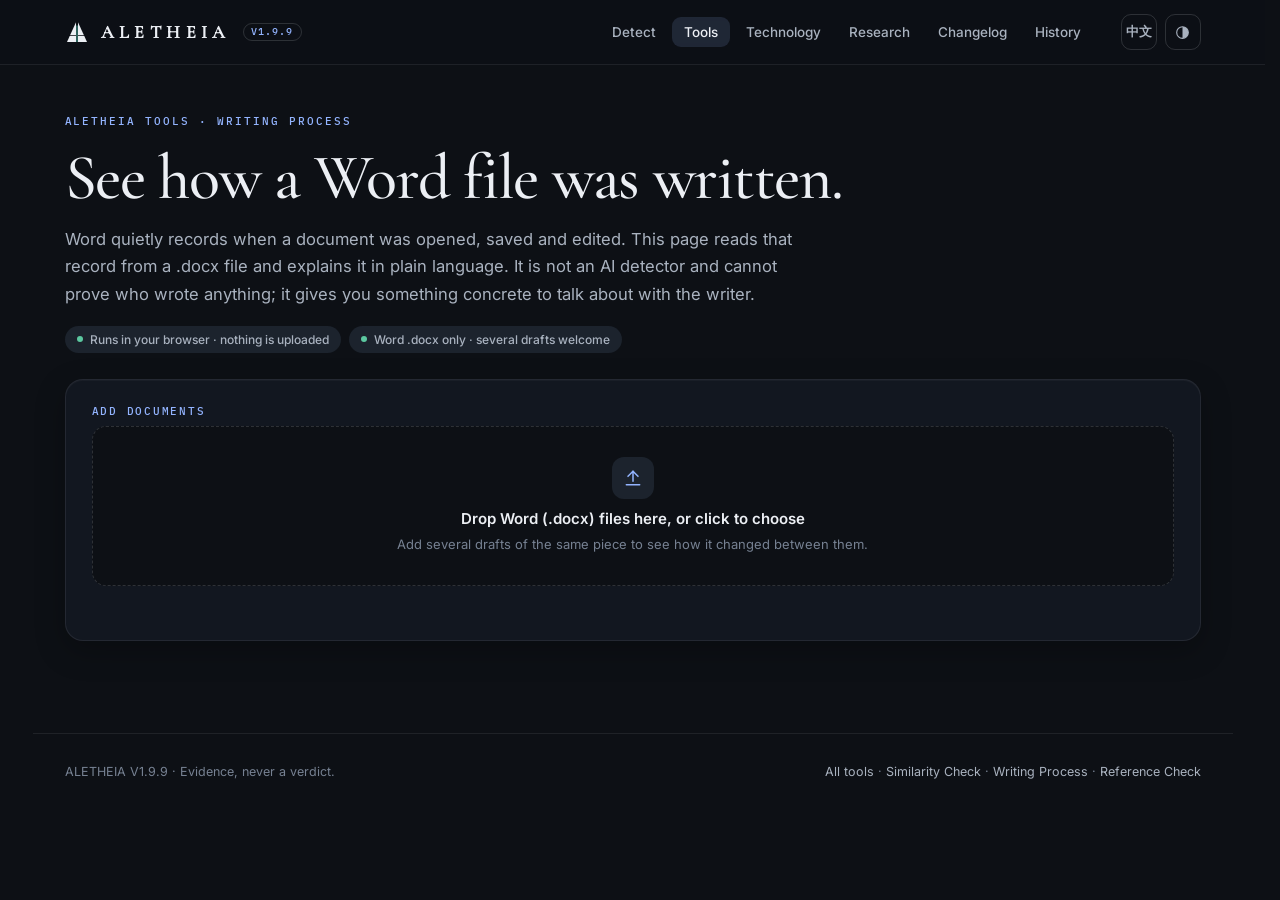
<file: process.html>
<!doctype html>
<html lang="en" data-theme="dark">
<head>
<meta charset="utf-8">
<meta name="viewport" content="width=device-width,initial-scale=1">
<title>ALETHEIA — Writing Process</title>
<script>try{var t=localStorage.getItem("aletheia.theme");if(t)document.documentElement.dataset.theme=t;var l=localStorage.getItem("aletheia.lang");if(l==="zh"||(!l&&/^zh/i.test(navigator.language||"")))document.documentElement.lang="zh-CN";}catch(e){}</script>
<link rel="icon" href="favicon.svg" type="image/svg+xml">
<style>
@font-face{font-family:'Inter';src:url('inter-latin-400-normal.woff2') format('woff2');font-weight:400;font-style:normal;font-display:swap}
@font-face{font-family:'Inter';src:url('inter-latin-500-normal.woff2') format('woff2');font-weight:500;font-style:normal;font-display:swap}
@font-face{font-family:'Inter';src:url('inter-latin-600-normal.woff2') format('woff2');font-weight:600;font-style:normal;font-display:swap}
*{box-sizing:border-box}
.hidden{display:none!important}
.zh-i{display:none}html[lang="zh-CN"] .zh-i{display:inline}html[lang="zh-CN"] .en-i{display:none}
</style>
<link rel="stylesheet" href="tools.css?v=1.9.9">
<style>
/* Writing Process page */
.wb-row{display:flex;gap:12px;align-items:center;flex-wrap:wrap;margin-top:16px}
.wb-row .grow{flex:1}
.files{display:flex;gap:8px;flex-wrap:wrap}
.fchip{display:inline-flex;align-items:center;gap:8px;border:1px solid var(--line-2);background:var(--card);color:var(--fg-2);border-radius:999px;padding:6px 12px;font:500 12.5px var(--sans);cursor:pointer;transition:all .18s var(--ease)}
.fchip:hover{color:var(--fg);border-color:var(--fg-3)}
.fchip.on{background:color-mix(in srgb,var(--accent) 14%,transparent);border-color:color-mix(in srgb,var(--accent) 50%,transparent);color:var(--fg)}
.fchip .n{font:500 10.5px var(--mono);color:var(--fg-3)}
.status{min-height:20px;font-size:13px;color:var(--bad);margin-top:10px}
/* 01 summary */
.verdict{display:grid;grid-template-columns:minmax(0,1.25fr) minmax(0,1fr);gap:28px;align-items:start}
@media (max-width:880px){.verdict{grid-template-columns:1fr}}
.vlabel{font:500 clamp(30px,3.4vw,42px)/1.08 var(--serif);letter-spacing:-.015em;margin:6px 0 12px}
.vlabel.short{color:var(--fg-2)}.vlabel.rich{color:var(--ok)}.vlabel.some{color:var(--accent)}.vlabel.little{color:var(--warn)}.vlabel.none{color:var(--fg-2)}
.vtext{color:var(--fg-2);font-size:15px;line-height:1.7;margin:0 0 16px;max-width:620px}
.meter{display:grid;grid-template-columns:repeat(3,1fr);gap:6px;max-width:420px;margin:2px 0 8px}
.meter i{height:8px;border-radius:999px;background:var(--track);display:block}
.meter.little i:nth-child(1){background:var(--warn)}
.meter.some i:nth-child(-n+2){background:var(--accent)}
.meter.rich i{background:var(--ok)}
.meter-k{display:flex;justify-content:space-between;max-width:420px;font:500 10.5px var(--mono);letter-spacing:.08em;text-transform:uppercase;color:var(--fg-3)}
.caution{display:flex;gap:12px;align-items:flex-start;background:var(--bg-3);border-radius:14px;padding:14px 16px;margin-top:18px;font-size:13.5px;color:var(--fg-2);line-height:1.6}
.caution b{color:var(--fg)}
.caution .ic{flex:0 0 22px;height:22px;border-radius:50%;display:grid;place-items:center;background:color-mix(in srgb,var(--warn) 22%,transparent);color:var(--warn);font:700 12px var(--sans)}
.facts{display:grid;grid-template-columns:repeat(2,minmax(0,1fr));gap:10px}
.fact{background:var(--bg-3);border-radius:14px;padding:13px 15px}
.fact .k{font:500 10.5px var(--mono);letter-spacing:.12em;text-transform:uppercase;color:var(--fg-3)}
.fact .v{font:500 24px/1.2 var(--serif);margin-top:3px;color:var(--fg)}
.fact .s{font-size:12px;color:var(--fg-3);margin-top:1px}
/* 02 timeline */
.tl{display:flex;height:34px;border-radius:10px;overflow:hidden;background:var(--track);margin:8px 0 10px}
.tl span{display:block;height:100%;min-width:3px;border-right:2px solid var(--card);position:relative;cursor:default}
.tl span:last-child{border-right:0}
.tl-legend{display:flex;justify-content:space-between;font:500 11px var(--mono);color:var(--fg-3);letter-spacing:.06em}
.cap{font-size:13px;color:var(--fg-3);margin:10px 0 0;line-height:1.6}
.pmap{display:flex;flex-wrap:wrap;gap:4px;margin-top:14px}
.pmap button{height:22px;border:0;border-radius:5px;cursor:pointer;padding:0;opacity:.9;transition:transform .12s var(--ease),opacity .12s}
.pmap button:hover{opacity:1;transform:translateY(-1px)}
.pmap button.mixed{background-image:repeating-linear-gradient(135deg,rgba(255,255,255,.35) 0 3px,transparent 3px 7px)!important}
.pmap button.sel{outline:2px solid var(--fg);outline-offset:1px}
.pkey{display:flex;gap:18px;flex-wrap:wrap;margin-top:12px;font-size:12.5px;color:var(--fg-3)}
.pkey i{display:inline-block;width:18px;height:12px;border-radius:3px;margin-right:6px;vertical-align:-1px;background:var(--fg-3)}
.pkey i.mx{background-image:repeating-linear-gradient(135deg,rgba(255,255,255,.45) 0 3px,transparent 3px 7px)}
.pinfo{margin-top:14px;background:var(--bg-3);border-radius:12px;padding:12px 14px;font-size:13.5px;color:var(--fg-2)}
.pinfo .ptxt{margin-top:8px;color:var(--fg);white-space:pre-wrap;font-size:14px;line-height:1.65;max-height:220px;overflow:auto}
/* 03 findings */
.finds{display:grid;gap:10px}
.find{display:grid;grid-template-columns:28px minmax(0,1fr);gap:12px;border:1px solid var(--line);border-radius:14px;padding:14px 16px;background:var(--card)}
.find .dot{width:26px;height:26px;border-radius:50%;display:grid;place-items:center;font:700 12px var(--sans)}
.find.ok .dot{background:color-mix(in srgb,var(--ok) 18%,transparent);color:var(--ok)}
.find.note .dot{background:color-mix(in srgb,var(--warn) 20%,transparent);color:var(--warn)}
.find.info .dot{background:var(--bg-3);color:var(--fg-2)}
.find h3{font:600 14.5px/1.4 var(--sans);margin:2px 0 4px}
.find p{margin:0;font-size:13.5px;color:var(--fg-2);line-height:1.6}
.find .why{margin-top:6px;font-size:13px;color:var(--fg-3)}
.find .why b{color:var(--fg-2);font-weight:600}
/* 04 drafts, 05 details */
.dsum{margin:0 0 12px;color:var(--fg-2);font-size:14px;line-height:1.7}
.dsum li{margin:4px 0}
details.tech summary{cursor:pointer;font:500 13.5px var(--sans);color:var(--fg-2);list-style:none}
details.tech summary::-webkit-details-marker{display:none}
details.tech summary::before{content:"+ ";font-family:var(--mono)}details.tech[open] summary::before{content:"− "}
.kv{display:grid;grid-template-columns:200px minmax(0,1fr);gap:0;margin-top:12px;font-size:13px}
.kv div{padding:8px 0;border-bottom:1px solid var(--line)}
.kv div:nth-child(odd){color:var(--fg-3)}
.kv div:nth-child(even){font-family:var(--mono);word-break:break-all}
@media (max-width:640px){.kv{grid-template-columns:1fr}.kv div:nth-child(odd){border-bottom:0;padding-bottom:0}}
.tablewrap{overflow-x:auto}
.grid2{display:grid;grid-template-columns:repeat(2,minmax(0,1fr));gap:22px;margin-top:16px}@media (max-width:760px){.grid2{grid-template-columns:1fr}}
.h3{font:600 14px var(--sans);margin:18px 0 8px;color:var(--fg)}
table.dt td.bar{width:38%}.sbar{height:9px;border-radius:5px;background:var(--bg-3);overflow:hidden}.sbar i{display:block;height:100%;border-radius:5px}
.brow{display:grid;grid-template-columns:minmax(0,1fr) 70px;gap:10px;align-items:center;padding:7px 0;border-bottom:1px solid var(--line);font-size:13px}
.brow .lbl{color:var(--fg-2);overflow:hidden;text-overflow:ellipsis;white-space:nowrap}.brow .lbl b{color:var(--fg);font-weight:600}
.brow .num{font-family:var(--mono);text-align:right;color:var(--fg)}
.brow .sbar{grid-column:1/-1;height:6px;margin-top:-2px}
.isl{display:grid;grid-template-columns:90px minmax(0,1fr) 90px;gap:12px;padding:9px 12px;border:1px solid var(--line);border-radius:12px;margin-bottom:6px;font-size:13px;background:var(--card);cursor:pointer;text-align:left;color:var(--fg-2);width:100%}
.isl:hover{border-color:var(--accent)}.isl b{color:var(--fg)}.isl .num{font-family:var(--mono);text-align:right}
.chips2{display:flex;flex-wrap:wrap;gap:6px;margin-top:6px}.chips2 span{font:12px var(--mono);background:var(--bg-3);border-radius:8px;padding:4px 8px;color:var(--fg-2)}
</style>
</head>
<body>
<header class="top"><div class="bar">
  <a class="brand" href="index.html#home" aria-label="ALETHEIA home"><svg viewBox="0 0 48 48" aria-hidden="true"><path d="M22.0 4.5 L10.152 30.5 L22.0 30.5 Z" fill="currentColor"/><path d="M9.423 32.1 L4 44 L22.0 44 L22.0 32.1 Z" fill="currentColor"/><path d="M26.000 4.5 L37.848 30.5 L26.000 30.5 Z" fill="currentColor"/><path d="M38.577 32.1 L44.000 44 L26.000 44 L26.000 32.1 Z" fill="currentColor"/><rect x="23.1" y="11" width="1.8" height="33" style="fill:var(--beam)"/></svg><span>ALETHEIA</span><small class="vbadge">V1.9.9</small></a>
  <nav aria-label="Main"><a href="index.html#detect"><span class="en-i">Detect</span><span class="zh-i">检测</span></a><a href="index.html#tools" class="on"><span class="en-i">Tools</span><span class="zh-i">工具</span></a><a href="index.html#technology"><span class="en-i">Technology</span><span class="zh-i">技术</span></a><a href="index.html#research"><span class="en-i">Research</span><span class="zh-i">研究</span></a><a href="index.html#changelog"><span class="en-i">Changelog</span><span class="zh-i">更新日志</span></a><a href="index.html#history"><span class="en-i">History</span><span class="zh-i">历史</span></a></nav>
  <div class="hdr-actions"><button class="iconbtn" id="btn-lang" type="button" aria-label="Switch language / 切换语言">中文</button><button class="iconbtn" id="btn-theme" type="button" aria-label="Switch light or dark theme"><svg width="15" height="15" viewBox="0 0 16 16" aria-hidden="true"><circle cx="8" cy="8" r="6.2" fill="none" stroke="currentColor" stroke-width="1.2"/><path d="M8 1.8a6.2 6.2 0 0 1 0 12.4z" fill="currentColor"/></svg></button></div>
</div></header>
<div class="wrap">
  <section class="page-head">
    <p class="eyebrow" data-i18n="eyebrow">ALETHEIA Tools · Writing Process</p>
    <h1 data-i18n="h1">See how a Word file was written.</h1>
    <p class="lede" data-i18n="lede">Word quietly records when a document was opened, saved and edited. This page reads that record from a .docx file and explains it in plain language. It is not an AI detector and cannot prove who wrote anything; it gives you something concrete to talk about with the writer.</p>
    <div class="chips"><span class="hchip"><i></i><span data-i18n="chipLocal">Runs in your browser · nothing is uploaded</span></span><span class="hchip"><i></i><span data-i18n="chipDocx">Word .docx only · several drafts welcome</span></span></div>
  </section>

  <section class="workbench" aria-labelledby="wb-h">
    <span class="sec-k" id="wb-h" data-i18n="wbK">Add documents</span>
    <div class="dropzone" id="dropzone" tabindex="0" role="button" aria-describedby="dz-sub">
      <div class="dz-ico" aria-hidden="true"><svg width="20" height="20" viewBox="0 0 24 24" fill="none" stroke="currentColor" stroke-width="1.8" stroke-linecap="round" stroke-linejoin="round"><path d="M12 16V4"/><path d="m6 10 6-6 6 6"/><path d="M4 20h16"/></svg></div>
      <b data-i18n="dropTitle">Drop Word (.docx) files here, or click to choose</b>
      <p id="dz-sub" data-i18n="dropSub">Add several drafts of the same piece to see how it changed between them.</p>
    </div>
    <input type="file" id="file-input" accept=".docx,application/vnd.openxmlformats-officedocument.wordprocessingml.document" multiple hidden>
    <div class="wb-row hidden" id="file-row">
      <div class="files grow" id="file-chips" role="tablist" aria-label="Documents"></div>
      <button class="btn btn-sm btn-ghost" id="btn-reveal" type="button"></button>
      <button class="btn btn-sm" id="btn-dl-json" type="button" data-i18n="exportBtn">Export summary</button>
      <button class="btn btn-sm btn-ghost" id="btn-clear" type="button" data-i18n="clearBtn">Clear</button>
    </div>
    <div class="status" id="status-msg" role="status"></div>
  </section>

  <div id="main-results" class="hidden">
    <section class="panel rise" id="p-summary">
      <span class="sec-k" data-i18n="k1">01 · What the file shows</span>
      <div class="verdict">
        <div>
          <div class="meter" id="meter" aria-hidden="true"><i></i><i></i><i></i></div>
          <div class="meter-k"><span data-i18n="mLittle">Little</span><span data-i18n="mSome">Some</span><span data-i18n="mRich">Detailed</span></div>
          <h2 class="vlabel" id="v-label"></h2>
          <p class="vtext" id="v-text"></p>
          <div class="caution"><span class="ic" aria-hidden="true">!</span><span id="v-caution"></span></div>
          <details class="tech" style="margin-top:12px"><summary data-i18n="howSum">How this summary is worked out</summary><p class="cap" data-i18n="howTxt"></p></details>
        </div>
        <div class="facts" id="facts"></div>
      </div>
    </section>

    <section class="panel rise" id="p-timeline">
      <span class="sec-k" data-i18n="k2">02 · How the text got into the file</span>
      <h2 data-i18n="tlH">Editing sessions</h2>
      <p class="cap" id="tl-intro"></p>
      <div class="tl" id="timeline" role="img"></div>
      <div class="tl-legend"><span data-i18n="tlFirst">First session</span><span data-i18n="tlLast">Latest session</span></div>
      <p class="cap" id="tl-cap"></p>
      <h2 style="margin-top:26px" data-i18n="pmH">Paragraph map</h2>
      <p class="cap" data-i18n="pmCap">Each block is one paragraph (wider = more words), coloured by the session it was written in. Striped blocks were changed in more than one session. Click a block for details.</p>
      <div class="pmap" id="pmap"></div>
      <div class="pkey"><span><i></i><span data-i18n="pkOne">Written in one session</span></span><span><i class="mx"></i><span data-i18n="pkMix">Edited across sessions</span></span></div>
      <div class="pinfo hidden" id="pinfo"><div id="pinfo-meta"></div><button class="btn btn-sm btn-ghost" id="btn-show-text" type="button" style="margin-top:8px"></button><div class="ptxt hidden" id="pinfo-text"></div></div>
    </section>

    <section class="panel rise" id="p-finds">
      <span class="sec-k" data-i18n="k3">03 · What we noticed</span>
      <h2 data-i18n="fH">Observations, with ordinary explanations</h2>
      <div class="finds" id="finds"></div>
    </section>

    <section class="panel rise" id="p-sess">
      <span class="sec-k" data-i18n="k4s">04 · Session by session</span>
      <h2 data-i18n="sH">What each editing session added</h2>
      <p class="cap" data-i18n="sIntro">Sessions are listed in the order Word recorded them. “Words still in the file” counts text from that session that survived every later edit; text that was written and then deleted is not counted.</p>
      <div class="tablewrap"><table class="dt">
        <thead><tr><th>#</th><th data-i18n="thWordsLeft">Words still in the file</th><th data-i18n="thShare">Share</th><th data-i18n="thParasT">Paragraphs touched</th><th></th></tr></thead>
        <tbody id="sess-tbody"></tbody>
      </table></div>
      <p class="cap" id="sess-cap"></p>
    </section>

    <section class="panel rise" id="p-fmt">
      <span class="sec-k" data-i18n="k5f">05 · Formatting and source clues</span>
      <h2 data-i18n="fmtH">Fonts, sizes, languages and hidden text</h2>
      <p class="cap" data-i18n="fmtIntro">Text typed straight into a document usually shares one font, size and spelling language. Text pasted from a website, PDF or another file often keeps its own formatting. A mismatch is a clue to ask about, not proof of copying.</p>
      <div class="facts" id="fmt-facts"></div>
      <div class="grid2">
        <div><h3 class="h3" data-i18n="fontsH">Body text formatting</h3><div id="fmt-fonts"></div></div>
        <div><h3 class="h3" data-i18n="langH">Spelling language set on the text</h3><div id="fmt-langs"></div></div>
      </div>
      <h3 class="h3" data-i18n="islH">Paragraphs formatted differently from the rest</h3>
      <div id="fmt-islands"></div>
    </section>

    <section class="panel rise hidden" id="p-rev">
      <span class="sec-k" data-i18n="k6r">06 · Revisions and comments over time</span>
      <h2 data-i18n="revH">When tracked changes and comments were made</h2>
      <p class="cap" data-i18n="revIntro">Tracked changes and comments carry a date. Several dates spread over time fit a piece that was revised with feedback.</p>
      <div class="tablewrap"><table class="dt"><thead><tr><th data-i18n="thDay">Day</th><th data-i18n="thIns">Insertions</th><th data-i18n="thDel">Deletions</th><th data-i18n="thCom">Comments</th></tr></thead><tbody id="rev-tbody"></tbody></table></div>
      <p class="cap" id="rev-cap"></p>
    </section>

    <section class="panel rise" id="p-struct">
      <span class="sec-k" data-i18n="k7s">07 · Structure and characters</span>
      <h2 data-i18n="stH">What the document is made of</h2>
      <div class="facts" id="st-facts"></div>
      <div class="grid2">
        <div><h3 class="h3" data-i18n="lenH">Paragraph and sentence length</h3><div class="kv" id="st-len"></div></div>
        <div><h3 class="h3" data-i18n="chH">Punctuation and special characters</h3><div class="kv" id="st-chars"></div></div>
      </div>
      <div id="st-domains"></div>
    </section>

    <section class="panel rise hidden" id="p-drafts">
      <span class="sec-k" data-i18n="k4">08 · Between drafts</span>
      <h2 data-i18n="dH">How the drafts changed</h2>
      <ul class="dsum" id="dsum"></ul>
      <div class="tablewrap"><table>
        <thead><tr><th data-i18n="thDraft">Draft</th><th data-i18n="thDate">Created</th><th data-i18n="thWords">Words</th><th data-i18n="thSess">Sessions</th><th data-i18n="thParas">Paragraphs kept / new / removed</th></tr></thead>
        <tbody id="drafts-tbody"></tbody>
      </table></div>
    </section>

    <section class="panel rise" id="p-tech">
      <span class="sec-k" data-i18n="k5">09 · Technical details</span>
      <details class="tech"><summary data-i18n="techSum">Show the raw values read from the file</summary>
        <div class="kv" id="kv"></div>
        <div id="tc-box"></div>
      </details>
    </section>
  </div>
</div>
<footer class="tool-foot"><span>ALETHEIA V1.9.9 · <span class="en-i">Evidence, never a verdict.</span><span class="zh-i">只给证据，不下结论。</span></span><span><a href="index.html#tools"><span class="en-i">All tools</span><span class="zh-i">全部工具</span></a> · <a href="similarity.html"><span class="en-i">Similarity Check</span><span class="zh-i">相似度检查</span></a> · <a href="process.html"><span class="en-i">Writing Process</span><span class="zh-i">写作过程</span></a> · <a href="references.html"><span class="en-i">Reference Check</span><span class="zh-i">参考文献核查</span></a></span></footer>
<script>
(() => {
  'use strict';
  const I18N = {
    en: {
      eyebrow: 'ALETHEIA Tools · Writing Process', h1: 'See how a Word file was written.',
      lede: 'Word quietly records when a document was opened, saved and edited. This page reads that record from a .docx file and explains it in plain language. It is not an AI detector and cannot prove who wrote anything; it gives you something concrete to talk about with the writer.',
      chipLocal: 'Runs in your browser · nothing is uploaded', chipDocx: 'Word .docx only · several drafts welcome',
      wbK: 'Add documents', dropTitle: 'Drop Word (.docx) files here, or click to choose',
      dropSub: 'Add several drafts of the same piece to see how it changed between them.',
      exportBtn: 'Export summary', clearBtn: 'Clear', revealNames: 'Show file names', hideNames: 'Hide file names',
      showText: 'Show paragraph text', hideText: 'Hide paragraph text',
      fileN: 'File {n}', rejectNonDocx: '{name} is not a .docx file and was skipped.', parseErr: 'Could not read {name}: {err}', aFile: 'A file',
      k1: '01 · What the file shows', mLittle: 'Little', mSome: 'Some', mRich: 'Detailed',
      L_short: 'Too short to judge', T_short: 'There are fewer than 300 words, and short texts rarely build up an editing history ({s} session{pl}{tm}). The details below are still shown.',
      L_rich: 'Detailed editing history', L_some: 'Some editing history', L_little: 'Little editing history', L_none: 'No editing history recorded',
      T_rich: 'Word recorded {s} editing sessions in this file{tm}. That is what a piece written and revised inside this file usually looks like.',
      T_some: 'Word recorded {s} editing sessions in this file{tm}: some revision history, but not a lot.',
      T_little: 'Word recorded {s} editing session{pl} in this file{tm}, which is little history for this much text. This is common when text is pasted in from somewhere else, written in another app, or typed in one sitting.',
      T_none: 'This file does not contain Word’s editing record. That is normal for files exported from Google Docs, Pages, WPS or an online converter, so nothing can be read from it here.',
      tmPart: ', about {m} minutes of editing in total',
      howSum: 'How this summary is worked out', howTxt: 'Sessions decide the level: 6 or more is “detailed”, 3 to 5 is “some”, fewer is “little”. It drops one step if the recorded editing time is shorter than typing the text would take at 40 words a minute (a brisk typing speed, so this check is lenient). Texts under 300 words are “too short to judge”. Long paragraphs written in a single session are listed under observations from 40% of the words but do not change the level, because many people write a paragraph in one sitting.',
      caution: '<b>Not a verdict.</b> Editing traces show how text got into a file, not who wrote it or whether AI was used. Copying text into a new file, using another editor, or some “Save as” formats remove this history. Use it as a starting point for a conversation, never as evidence on its own.',
      fSessions: 'Editing sessions', fSessionsS: 'times saved with changes', fTime: 'Editing time', fTimeS: 'total minutes open in Word', fTimeNA: 'not recorded',
      fWords: 'Words', fWordsS: 'in the body text', fBulk: 'Within a single session', fBulkS: 'of words, in long paragraphs written in one session and not edited later',
      k2: '02 · How the text got into the file', tlH: 'Editing sessions',
      tlIntro: 'Each time Word saves changes it starts a new “session” number. The bar shows the sessions in order; the wider a piece, the more of the text now in the file was written in that session.',
      tlFirst: 'First session', tlLast: 'Latest session',
      tlCap: '{a} of {s} sessions left text that is still in the file. The largest single session holds {p}% of the words.',
      tlCapNone: 'No session numbers were found in this file.',
      tlCapNoWords: '{s} session numbers were found, but no paragraph can be traced to a particular session. Another program may have rewritten the file.',
      pmH: 'Paragraph map', pmCap: 'Each block is one paragraph (wider = more words), coloured by the session it was written in. Striped blocks were changed in more than one session. Click a block for details.',
      pkOne: 'Written in one session', pkMix: 'Edited across sessions',
      pInfo: 'Paragraph {i} · {w} words · {s}', pOne: 'written in one session', pMany: 'touched in {n} sessions', pSessN: 'session {n}',
      k3: '03 · What we noticed', fH: 'Observations, with ordinary explanations', whyK: 'Ordinary reasons:',
      oSessOk: 'Written over {s} editing sessions', oSessOkP: 'The file was saved with changes many times, which fits writing and revising over several sittings.',
      oSessFew: 'Only {s} editing session{pl} for {w} words', oSessFewP: 'Longer pieces written inside one file usually collect more sessions over time.',
      oSessFewW: 'written in one sitting; drafted in notes or another app and pasted in; copied into a fresh file before submitting.',
      oBulk: '{p}% of the words sit in long paragraphs that were never edited after they appeared', oBulkP: 'These paragraphs entered the file in a single session and were not touched again.',
      oBulkW: 'pasted from the writer’s own notes or another document; a confident writer who did not revise.',
      oTimeShort: 'About {m} minutes of editing for {w} words', oTimeShortP: 'Typing {w} words takes roughly {need} minutes or more at a steady pace, so the text likely arrived faster than it could be typed here.',
      oTimeShortW: 'pasted from another file the writer typed earlier; the file was copied or re-saved, which can reset the timer.',
      oTimeOk: 'About {m} minutes of editing in total', oTimeOkP: 'Enough time to have typed the text in this file.',
      oTimeNA: 'Editing time was not recorded', oTimeNAP: 'Some apps (LibreOffice, WPS, online editors) do not keep Word’s editing timer.',
      oTracked: '{n} tracked change{pl} or comment{pl} kept in the file', oTrackedP: 'Visible revision marks or comments are a direct trace of editing or feedback.',
      oApp: 'Last saved with {app}', oAppP: 'The program that last saved the file. Files from other programs often lack parts of Word’s record.',
      oDates: 'Created {c}, last changed {m}', oDatesP: 'The file was created {d} before its last change.', oDatesOdd: 'The creation date is later than the last-change date, which happens when a file is copied or converted.',
      oNone: 'No Word editing record', oNoneP: 'Without session numbers there is nothing to read about how the text was written.',
      oNoneW: 'exported from Google Docs, Pages or WPS; converted online; created by a script.',
      oShort: 'Fewer than 300 words', oShortP: 'Short texts rarely build up much editing history, so the summary above means little here.',
      k4: '08 · Between drafts', dH: 'How the drafts changed', thDraft: 'Draft', thDate: 'Created', thWords: 'Words', thSess: 'Sessions', thParas: 'Paragraphs kept / new / removed',
      dStep: 'From {a} to {b}: {w} words, {np} new paragraph{pl1}, {rp} removed, {kp} kept unchanged, {ns} new editing session{pl2}.',
      dSame: '{b} keeps none of the session numbers of {a}, so it was probably saved as a new file rather than edited from the earlier one.',
      k4s: '04 · Session by session', sH: 'What each editing session added', sIntro: 'Sessions are listed in the order Word recorded them. “Words still in the file” counts text from that session that survived every later edit; text that was written and then deleted is not counted.',
      thWordsLeft: 'Words still in the file', thShare: 'Share', thParasT: 'Paragraphs touched', thBar: '',
      sCap: '{a} of {s} sessions left words that are still in the file. Sessions with no surviving words are usually small fixes, formatting, or text that was later deleted.', sMore: '…and {n} more session{pl} with no surviving words.',
      k5f: '05 · Formatting and source clues', fmtH: 'Fonts, sizes, languages and hidden text',
      fmtIntro: 'Text typed straight into a document usually shares one font, size and spelling language. Text pasted from a website, PDF or another file often keeps its own formatting. A mismatch is a clue to ask about, not proof of copying.',
      fontsH: 'Body text formatting', langH: 'Spelling language set on the text', islH: 'Paragraphs formatted differently from the rest',
      fMain: 'Main body format', fMainS: 'font and size of most body text', fIsl: 'Differently formatted', fIslS: 'paragraphs of 15+ words in another font or size', fLang: 'Spelling languages', fLangS: 'different language tags on the text', fHid: 'Hidden, white or tiny', fHidS: 'words that are hard or impossible to see',
      islNone: 'Every body paragraph uses the main font and size. Headings, tables and short lines are not checked.', islRow: 'Paragraph {p}', islWords: '{w} words',
      islHint: 'Click a row to see it in the paragraph map above. Ordinary reasons: a quotation or example pasted on purpose; a section written in another document and moved over; a template’s own text.',
      langNone: 'No spelling language is set on the text.', langUnknown: '(not set)', hlNote: '{h} words are highlighted or shaded and {c} words are in a colour other than black.',
      k6r: '06 · Revisions and comments over time', revH: 'When tracked changes and comments were made', revIntro: 'Tracked changes and comments carry a date. Several dates spread over time fit a piece that was revised with feedback.',
      thDay: 'Day', thIns: 'Insertions', thDel: 'Deletions', thCom: 'Comments', revCap: 'Spread over {d} day{pl}, by {a} author{pla}.',
      k7s: '07 · Structure and characters', stH: 'What the document is made of', lenH: 'Paragraph and sentence length', chH: 'Punctuation and special characters',
      sParas: 'Paragraphs', sParasS: '{h} headings, {l} list items', sTables: 'Tables', sTablesS: '{i} images or drawings', sLinks: 'Links', sLinksS: '{f} footnotes', sMath: 'Equations', sMathS: '{s} section{pl}',
      lBody: 'Body paragraphs (5+ words)', lMed: 'Median paragraph length', lRange: 'Shortest / longest', lLong: 'Paragraphs of 150+ words', lSent: 'Sentences counted', lSentM: 'Average sentence length', lSentSd: 'Spread of sentence length',
      wUnit: '{n} words', cQuotesD: 'Double quotes (curly / straight)', cQuotesS: 'Single quotes (curly / straight)', cDash: 'Em dashes / en dashes', cEll: 'Ellipsis characters', cNbsp: 'Non-breaking spaces', cZw: 'Zero-width characters', cOdd: 'Other unusual spaces', cDbl: 'Double spaces between words', cMix: 'Words mixing alphabets', cMd: 'Markdown marks (** or #)',
      domH: 'Websites linked in the text', 
      oIsl: '{n} paragraph{pl} ({p}% of body words) {v} a different font or size from the rest', oIslP: 'Pasted text often keeps the formatting of where it came from. Look at these paragraphs in the map and ask how they were written.', oIslW: 'a deliberate quotation or example; moved from the writer’s own other file; a template or teacher-provided text.',
      oLang: 'The text carries {n} different spelling languages', oLangP: 'Word tags text with the spelling language of the keyboard or source it came from, for example English (Australia) and English (US).', oLangW: 'a different keyboard or device setting; text pasted from a website or another document; a template.',
      oHid: '{n} word{pl} hidden, white or tiny', oHidP: 'Text that cannot be seen still counts for word counts and some checkers.', oHidW: 'leftover template text; notes the writer hid for themselves.',
      oQuote: 'Both curly and straight double quotation marks are used ({c} curly, {s} straight)', oQuoteP: 'Word turns straight quotes into curly ones as you type, so a mix can mean that some text was typed or pasted elsewhere.',
      oMix: '{n} word{pl} mixing Latin letters with Greek or Cyrillic letters', oMixP: 'Some Greek and Cyrillic letters look exactly like Latin ones. Mixing them inside a word is rare in ordinary writing.', oMixW: 'a maths or science symbol typed next to a word; text from a multilingual keyboard.', oQuoteW: 'autocorrect switched off for part of the writing; text from another app or device.',
      oMd: '{n} Markdown mark{pl} such as ** or # left in the text', oMdP: 'These marks come from chat tools, notes apps and some websites, which use them for bold text and headings.', oMdW: 'notes written in a Markdown app; text copied from a forum or wiki.',
      oZw: '{n} zero-width or unusual space character{pl}', oZwP: 'Invisible characters can come from web pages and PDFs, and are sometimes used to break up text so checkers miss it.', oZwW: 'copied from a web page or PDF; some languages’ keyboards.',
      oRev: 'Tracked changes or comments on {d} different day{pl}', oRevP: 'Dated revisions spread over several days fit writing that was reviewed and revised over time.',
      k5: '09 · Technical details', techSum: 'Show the raw values read from the file',
      kCreated: 'Created', kModified: 'Last modified', kCreator: 'Author', kLastBy: 'Last saved by', kRevision: 'Revision number', kTime: 'Total editing time (min)',
      kApp: 'Application', kAppVer: 'App version', kTemplate: 'Template', kPages: 'Pages', kWordsApp: 'Words (as counted by Word)', kRoot: 'First session id (rsidRoot)', kSess: 'Session ids (in order)',
      hidden: '[hidden — use “Show file names”]', tcH: 'Tracked changes and comments', insLabel: 'insertion', delLabel: 'deletion', comLabel: 'comment', none: '—'
    },
    zh: {
      eyebrow: 'ALETHEIA 工具 · 写作过程', h1: '看看一份 Word 文件是怎么写出来的。',
      lede: 'Word 会悄悄记录一份文档什么时候被打开、保存和修改。这个页面读取 .docx 文件里的这些记录，并用大白话解释出来。它不是 AI 检测器，也不能证明是谁写的；它只是给你一些具体的东西，方便和作者沟通。',
      chipLocal: '在浏览器里运行 · 不上传任何内容', chipDocx: '只支持 Word .docx · 可以放多份草稿',
      wbK: '添加文档', dropTitle: '把 Word（.docx）文件拖到这里，或点击选择',
      dropSub: '放入同一篇作业的几份草稿，可以看到它们之间是怎么改的。',
      exportBtn: '导出摘要', clearBtn: '清空', revealNames: '显示文件名', hideNames: '隐藏文件名',
      showText: '显示段落文字', hideText: '隐藏段落文字',
      fileN: '文件 {n}', rejectNonDocx: '{name} 不是 .docx 文件，已跳过。', parseErr: '无法读取 {name}：{err}', aFile: '有一个文件',
      k1: '01 · 文件显示了什么', mLittle: '很少', mSome: '一般', mRich: '丰富',
      L_short: '文字太短，难以判断', T_short: '正文不到 300 词，短文本很少积累编辑记录（{s} 次编辑会话{tm}）。下面仍然列出了读到的细节。',
      L_rich: '编辑痕迹丰富', L_some: '有一些编辑痕迹', L_little: '编辑痕迹很少', L_none: '没有编辑记录',
      T_rich: 'Word 在这个文件里记录到 {s} 次编辑会话{tm}。在这个文件里一步步写、一遍遍改出来的作业，通常就是这样。',
      T_some: 'Word 在这个文件里记录到 {s} 次编辑会话{tm}：有一些修改记录，但不多。',
      T_little: 'Word 在这个文件里只记录到 {s} 次编辑会话{tm}，对这么多文字来说记录很少。从别处粘贴进来、在别的软件里写好、或一次写完，都会出现这种情况。',
      T_none: '这个文件里没有 Word 的编辑记录。从 Google Docs、Pages、WPS 或在线转换导出的文件通常都是这样，所以这里读不出任何信息。',
      tmPart: '，累计编辑约 {m} 分钟',
      howSum: '这个总结是怎么得出的', howTxt: '等级由编辑会话的次数决定：6 次及以上为“丰富”，3 到 5 次为“一般”，更少为“很少”。如果记录的编辑时长比按每分钟 40 词打完这些字所需的时间还短，就降一级（每分钟 40 词已经算打字很快，所以这项检查比较宽松）。不到 300 词的文本标为“文字太短，难以判断”。在单次会话里写成的长段落，占到 40% 以上的词时会列在观察结果里，但不影响等级，因为很多人本来就会一口气写完一段。',
      caution: '<b>这不是结论。</b>编辑痕迹只能说明文字是怎么进入文件的，不能说明是谁写的，也不能说明有没有用 AI。把文字复制到新文件、换别的软件编辑、或某些“另存为”格式都会清除这些记录。只能作为沟通的起点，不能单独当作证据。',
      fSessions: '编辑会话', fSessionsS: '次带修改的保存', fTime: '编辑时长', fTimeS: '在 Word 里打开编辑的总分钟数', fTimeNA: '没有记录',
      fWords: '字数', fWordsS: '正文英文词数', fBulk: '在单次会话中写成', fBulkS: '的词所在的长段落是在一次会话里写成、之后没有再改的',
      k2: '02 · 文字是怎么进入文件的', tlH: '编辑会话',
      tlIntro: 'Word 每次保存修改时都会开始一个新的“会话编号”。下面的条按先后顺序排列这些会话；某一段越宽，说明现在文件里有越多的文字是在那一次写进去的。',
      tlFirst: '第一次', tlLast: '最近一次',
      tlCap: '{s} 次会话里有 {a} 次留下了至今还在文件里的文字。字数最多的一次占全部词数的 {p}%。',
      tlCapNone: '这个文件里没有找到会话编号。',
      tlCapNoWords: '找到了 {s} 个会话编号，但没有任何段落能对应到具体某一次会话。文件可能被其他软件改写过。',
      pmH: '段落地图', pmCap: '每个色块是一个段落（越宽字越多），颜色表示它是在哪一次会话里写的。带斜纹的段落在不止一次会话里被改过。点击色块看详情。',
      pkOne: '一次写成', pkMix: '在多次会话里改过',
      pInfo: '第 {i} 段 · {w} 词 · {s}', pOne: '在一次会话里写成', pMany: '在 {n} 次会话里改过', pSessN: '第 {n} 次会话',
      k3: '03 · 我们注意到的', fH: '观察结果，以及常见的正常原因', whyK: '常见的正常原因：',
      oSessOk: '分 {s} 次编辑会话写成', oSessOkP: '文件被多次保存修改，符合分几次写、反复修改的情况。',
      oSessFew: '{w} 词只有 {s} 次编辑会话', oSessFewP: '在同一个文件里写成的较长作业，通常会随着时间积累更多会话。',
      oSessFewW: '一次写完；先在笔记或其他软件里起草再粘贴进来；提交前复制到了新文件。',
      oBulk: '{p}% 的词所在的长段落，出现之后再也没有改过', oBulkP: '这些段落是在一次会话里整段进入文件的，之后没有再动过。',
      oBulkW: '从作者自己的笔记或其他文档粘贴过来；作者写得很顺、没有修改。',
      oTimeShort: '{w} 词只有大约 {m} 分钟的编辑时间', oTimeShortP: '按正常速度打出 {w} 个词大约需要 {need} 分钟或更久，所以这些文字进入文件的速度很可能快于在这里打字的速度。',
      oTimeShortW: '从作者之前打好的另一个文件粘贴过来；文件被复制或重新保存，计时可能被重置。',
      oTimeOk: '累计编辑约 {m} 分钟', oTimeOkP: '这些时间足够在这个文件里把这些字打出来。',
      oTimeNA: '没有记录编辑时长', oTimeNAP: '有些软件（LibreOffice、WPS、在线编辑器）不保存 Word 的编辑计时。',
      oTracked: '文件里保留了 {n} 处修订或批注', oTrackedP: '看得见的修订标记或批注，是编辑或反馈的直接痕迹。',
      oApp: '最后由 {app} 保存', oAppP: '最后保存这个文件的软件。其他软件保存的文件常常缺少部分 Word 记录。',
      oDates: '创建于 {c}，最后修改于 {m}', oDatesP: '文件从创建到最后一次修改相隔 {d}。', oDatesOdd: '创建时间晚于最后修改时间，这在文件被复制或转换时会出现。',
      oNone: '没有 Word 编辑记录', oNoneP: '没有会话编号，就无法看出文字是怎么写出来的。',
      oNoneW: '从 Google Docs、Pages 或 WPS 导出；在线转换；由程序生成。',
      oShort: '少于 300 词', oShortP: '短文本很少积累编辑记录，所以上面的总结对它意义不大。',
      k4: '08 · 草稿之间', dH: '各份草稿是怎么变化的', thDraft: '草稿', thDate: '创建时间', thWords: '字数', thSess: '会话', thParas: '段落 保留 / 新增 / 删除',
      dStep: '从 {a} 到 {b}：{w} 词，新增 {np} 段，删除 {rp} 段，{kp} 段原样保留，新增 {ns} 次编辑会话。',
      dSame: '{b} 没有沿用 {a} 的任何会话编号，所以它很可能是另存成了新文件，而不是在前一份上接着改的。',
      k4s: '04 · 每次会话', sH: '每次编辑会话写了什么', sIntro: '会话按 Word 记录的先后顺序排列。“仍在文件里的词”只算这次会话写下、而且之后没被删掉的文字；写了又删掉的不算。',
      thWordsLeft: '仍在文件里的词', thShare: '占比', thParasT: '涉及的段落', thBar: '',
      sCap: '{s} 次会话中有 {a} 次留下了至今仍在文件里的词。没有留下文字的会话，通常是小修改、调格式，或者写的内容后来被删掉了。', sMore: '……另有 {n} 次会话没有留下文字。',
      k5f: '05 · 格式与来源线索', fmtH: '字体、字号、语言和隐藏文字',
      fmtIntro: '直接在文档里打的字，通常字体、字号和拼写语言都一样。从网页、PDF 或其他文件粘贴来的文字，常常会保留原来的格式。格式不一致只是值得问一问的线索，不能证明是抄的。',
      fontsH: '正文格式', langH: '文字上设置的拼写语言', islH: '格式和其他部分不一样的段落',
      fMain: '正文主格式', fMainS: '大部分正文的字体和字号', fIsl: '格式不同', fIslS: '15 词以上、字体或字号不同的段落', fLang: '拼写语言', fLangS: '文字上出现的不同语言标记', fHid: '隐藏、白色或极小', fHidS: '很难看见或看不见的词',
      islNone: '所有正文段落都使用主字体和字号。标题、表格和短行不检查。', islRow: '第 {p} 段', islWords: '{w} 词',
      islHint: '点击一行，可以在上面的段落地图里看到它。常见的正常原因：有意粘贴的引文或例子；在另一个文档里写好再搬过来的部分；模板自带的文字。',
      langNone: '文字上没有设置拼写语言。', langUnknown: '（未设置）', hlNote: '有 {h} 个词加了高亮或底纹，{c} 个词不是黑色。',
      k6r: '06 · 修订和批注的时间', revH: '修订和批注是什么时候做的', revIntro: '修订和批注都带有日期。日期分散在不同的日子，符合根据反馈反复修改的作业。',
      thDay: '日期', thIns: '插入', thDel: '删除', thCom: '批注', revCap: '分布在 {d} 天里，共 {a} 位作者。',
      k7s: '07 · 结构与字符', stH: '文档由什么组成', lenH: '段落和句子长度', chH: '标点和特殊字符',
      sParas: '段落', sParasS: '{h} 个标题，{l} 个列表项', sTables: '表格', sTablesS: '{i} 张图片或绘图', sLinks: '链接', sLinksS: '{f} 个脚注', sMath: '公式', sMathS: '{s} 个分节',
      lBody: '正文段落（5 词以上）', lMed: '段落长度中位数', lRange: '最短 / 最长', lLong: '150 词以上的段落', lSent: '统计的句子数', lSentM: '平均句长', lSentSd: '句长的波动',
      wUnit: '{n} 词', cQuotesD: '双引号（弯 / 直）', cQuotesS: '单引号（弯 / 直）', cDash: '长破折号 / 短破折号', cEll: '省略号字符', cNbsp: '不换行空格', cZw: '零宽字符', cOdd: '其他特殊空格', cDbl: '词之间的双空格', cMix: '混用字母的单词', cMd: 'Markdown 符号（** 或 #）',
      domH: '正文里链接的网站',
      oIsl: '有 {n} 段（占正文词数的 {p}%）字体或字号和其他部分不同', oIslP: '粘贴来的文字常常保留原来的格式。可以在段落地图里看看这些段落，再问问是怎么写的。', oIslW: '有意放的引文或例子；从作者自己的其他文件搬过来；模板或老师给的文字。',
      oLang: '文字带有 {n} 种不同的拼写语言', oLangP: 'Word 会按输入的键盘或来源给文字标上拼写语言，比如英语（澳大利亚）和英语（美国）。', oLangW: '键盘或设备设置不同；从网页或其他文档粘贴；模板。',
      oHid: '有 {n} 个词是隐藏、白色或极小字号', oHidP: '看不见的文字仍然会算进字数，也会被一些检查工具读到。', oHidW: '模板里残留的文字；作者给自己留的隐藏笔记。',
      oQuote: '同时用了弯双引号和直双引号（弯 {c} 个，直 {s} 个）', oQuoteP: 'Word 打字时会自动把直引号变成弯引号，所以两种混用可能说明有些文字是在别处输入或粘贴来的。',
      oMix: '有 {n} 个单词把拉丁字母和希腊或西里尔字母混在一起', oMixP: '有些希腊和西里尔字母和拉丁字母长得一模一样。在普通写作里，一个单词里混用它们很少见。', oMixW: '在单词旁边输入了数学或科学符号；来自多语言键盘的文字。', oQuoteW: '写到一半关掉了自动更正；文字来自其他软件或设备。',
      oMd: '文字里留有 {n} 个 ** 或 # 之类的 Markdown 符号', oMdP: '这些符号来自聊天工具、笔记软件和一些网站，用来表示加粗和标题。', oMdW: '在 Markdown 笔记软件里写的笔记；从论坛或维基复制的文字。',
      oZw: '有 {n} 个零宽字符或特殊空格', oZwP: '看不见的字符可能来自网页和 PDF，有时也被用来打散文字，让检查工具查不出来。', oZwW: '从网页或 PDF 复制；某些语言的键盘。',
      oRev: '修订或批注分布在 {d} 个不同的日子', oRevP: '日期分散在几天里的修订，符合经过审阅、逐步修改的写作过程。',
      k5: '09 · 技术细节', techSum: '显示从文件里读到的原始数值',
      kCreated: '创建时间', kModified: '最后修改', kCreator: '作者', kLastBy: '最后保存者', kRevision: '修订号', kTime: '累计编辑时间（分钟）',
      kApp: '软件', kAppVer: '软件版本', kTemplate: '模板', kPages: '页数', kWordsApp: '字数（Word 统计）', kRoot: '第一次会话编号（rsidRoot）', kSess: '会话编号（按顺序）',
      hidden: '[已隐藏，点“显示文件名”查看]', tcH: '修订和批注', insLabel: '插入', delLabel: '删除', comLabel: '批注', none: '—'
    }
  };
  const COLORS = ['#93B4FF','#5CC8B8','#F0BA5A','#E58FB4','#9C8CF0','#7FD17F','#F07A6E','#6FB7E8','#C9B98D','#B5A0E0','#4FB3A6','#E0A86F'];

  let lang = document.documentElement.lang === 'zh-CN' ? 'zh' : 'en';
  let filesData = [], activeIdx = 0, revealNames = false, showParaText = false, selectedPara = -1;
  const $ = id => document.getElementById(id);
  const t = (k, v) => { let s = (I18N[lang] && I18N[lang][k]) || I18N.en[k] || k; if (v) for (const x in v) s = s.split('{' + x + '}').join(v[x]); return s; };
  const esc = s => String(s == null ? '' : s).replace(/[&<>"']/g, c => ({'&':'&amp;','<':'&lt;','>':'&gt;','"':'&quot;',"'":'&#39;'}[c]));
  const num = n => Number(n).toLocaleString(lang === 'zh' ? 'zh-CN' : 'en-US');
  const fmtDate = s => { const d = Date.parse(s || ''); if (isNaN(d)) return t('none'); return new Date(d).toLocaleDateString(lang === 'zh' ? 'zh-CN' : 'en-AU', { year: 'numeric', month: 'short', day: 'numeric' }); };
  const fmtSpan = ms => { const days = ms / 86400000; if (days >= 2) return lang === 'zh' ? Math.round(days) + ' 天' : Math.round(days) + ' days'; const h = ms / 3600000; if (h >= 1) return lang === 'zh' ? Math.round(h) + ' 小时' : Math.round(h) + ' hours'; return lang === 'zh' ? Math.max(1, Math.round(ms / 60000)) + ' 分钟' : Math.max(1, Math.round(ms / 60000)) + ' minutes'; };
  const fileLabel = (doc, i) => revealNames ? doc.fileName : t('fileN', { n: i + 1 });

  function applyI18n() {
    document.documentElement.lang = lang === 'zh' ? 'zh-CN' : 'en';
    document.title = lang === 'zh' ? 'ALETHEIA — 写作过程' : 'ALETHEIA — Writing Process';
    document.querySelectorAll('[data-i18n]').forEach(el => { el.textContent = t(el.dataset.i18n); });
    $('btn-lang').textContent = lang === 'en' ? '中文' : 'EN';
    $('btn-reveal').textContent = revealNames ? t('hideNames') : t('revealNames');
    $('btn-show-text').textContent = showParaText ? t('hideText') : t('showText');
    if (filesData.length) renderAll();
  }
  $('btn-lang').addEventListener('click', () => { lang = lang === 'en' ? 'zh' : 'en'; try { localStorage.setItem('aletheia.lang', lang); } catch (e) {} applyI18n(); });
  $('btn-theme').addEventListener('click', () => { const d = document.documentElement, n = d.dataset.theme === 'light' ? 'dark' : 'light'; d.dataset.theme = n; try { localStorage.setItem('aletheia.theme', n); } catch (e) {} });
  $('btn-reveal').addEventListener('click', () => { revealNames = !revealNames; applyI18n(); });
  $('btn-show-text').addEventListener('click', () => { showParaText = !showParaText; $('btn-show-text').textContent = showParaText ? t('hideText') : t('showText'); renderParaInfo(); });
  $('btn-clear').addEventListener('click', () => { filesData = []; activeIdx = 0; selectedPara = -1; $('main-results').classList.add('hidden'); $('file-row').classList.add('hidden'); $('status-msg').textContent = ''; });

  // Minimal ZIP central-directory reader + DecompressionStream('deflate-raw')
  async function unzipDocx(arrayBuffer) {
    const view = new DataView(arrayBuffer);
    const bytes = new Uint8Array(arrayBuffer);
    let eocdOffset = -1;
    const minSearch = Math.max(0, bytes.length - 65557);
    for (let i = bytes.length - 22; i >= minSearch; i--) {
      if (view.getUint32(i, true) === 0x06054b50) {
        eocdOffset = i;
        break;
      }
    }
    if (eocdOffset < 0) throw new Error('Not a valid ZIP archive');
    const entryCount = view.getUint16(eocdOffset + 10, true);
    const cdOffset = view.getUint32(eocdOffset + 16, true);
    const decoder = new TextDecoder('utf-8');
    const entries = new Map();
    let ptr = cdOffset;

    for (let i = 0; i < entryCount; i++) {
      if (ptr + 46 > bytes.length || view.getUint32(ptr, true) !== 0x02014b50) break;
      const method = view.getUint16(ptr + 10, true);
      const compSize = view.getUint32(ptr + 20, true);
      const nameLen = view.getUint16(ptr + 28, true);
      const extraLen = view.getUint16(ptr + 30, true);
      const commentLen = view.getUint16(ptr + 32, true);
      const localOffset = view.getUint32(ptr + 42, true);
      const name = decoder.decode(bytes.subarray(ptr + 46, ptr + 46 + nameLen));
      entries.set(name, { method, compSize, localOffset });
      ptr += 46 + nameLen + extraLen + commentLen;
    }

    async function readTextEntry(entryName) {
      const meta = entries.get(entryName);
      if (!meta) return null;
      const lp = meta.localOffset;
      if (lp + 30 > bytes.length || view.getUint32(lp, true) !== 0x04034b50) return null;
      const lNameLen = view.getUint16(lp + 26, true);
      const lExtraLen = view.getUint16(lp + 28, true);
      const dataStart = lp + 30 + lNameLen + lExtraLen;
      const slice = bytes.subarray(dataStart, dataStart + meta.compSize);
      if (meta.method === 0) {
        return decoder.decode(slice);
      }
      if (meta.method === 8) {
        if (typeof DecompressionStream === 'undefined') {
          throw new Error('DecompressionStream not supported in this browser');
        }
        const ds = new DecompressionStream('deflate-raw');
        const stream = new Blob([slice]).stream().pipeThrough(ds);
        const outBuf = await new Response(stream).arrayBuffer();
        return decoder.decode(outBuf);
      }
      throw new Error('Unsupported ZIP compression method: ' + meta.method);
    }

    return { entries, readTextEntry };
  }

  function parseXml(xmlStr) {
    if (!xmlStr) return null;
    const doc = new DOMParser().parseFromString(xmlStr, 'application/xml');
    if (doc.querySelector('parsererror')) return null;
    return doc;
  }

  function firstText(doc, localNames) {
    if (!doc) return '';
    for (const ln of localNames) {
      const els = doc.getElementsByTagName('*');
      for (let i = 0; i < els.length; i++) {
        if (els[i].localName === ln && els[i].textContent.trim()) {
          return els[i].textContent.trim();
        }
      }
    }
    return '';
  }

  function getWAttr(el, name) {
    return el.getAttribute('w:' + name) || el.getAttribute(name) || '';
  }

  function countWords(str) {
    const m = str.trim().match(/\S+/g);
    return m ? m.length : 0;
  }

  function normParaHash(str) {
    return str.normalize('NFKC').toLowerCase().replace(/\s+/g, ' ').trim();
  }

  // A run belongs to the closest enclosing w:p (text boxes nest paragraphs inside paragraphs).
  function nearestPara(node) {
    for (let n = node.parentNode; n; n = n.parentNode) if (n.localName === 'p') return n;
    return null;
  }
  // Word stores a duplicate of some content in mc:AlternateContent/mc:Fallback for older readers; skip it.
  function insideFallback(node) {
    for (let n = node.parentNode; n; n = n.parentNode) if (n.localName === 'Fallback') return true;
    return false;
  }

  async function analyzeDocx(file) {
    const buf = await file.arrayBuffer();
    const zip = await unzipDocx(buf);
    const [coreXml, appXml, settingsXml, docXml, commentsXml] = await Promise.all([
      zip.readTextEntry('docProps/core.xml'),
      zip.readTextEntry('docProps/app.xml'),
      zip.readTextEntry('word/settings.xml'),
      zip.readTextEntry('word/document.xml'),
      zip.readTextEntry('word/comments.xml')
    ]);

    if (!docXml) throw new Error('Missing word/document.xml');
    const coreDoc = parseXml(coreXml);
    const appDoc = parseXml(appXml);
    const setDoc = parseXml(settingsXml);
    const bodyDoc = parseXml(docXml);
    const comDoc = parseXml(commentsXml);

    const meta = {
      created: firstText(coreDoc, ['created']),
      modified: firstText(coreDoc, ['modified']),
      creator: firstText(coreDoc, ['creator']),
      lastModifiedBy: firstText(coreDoc, ['lastModifiedBy']),
      revision: firstText(coreDoc, ['revision']),
      totalTime: firstText(appDoc, ['TotalTime']),
      application: firstText(appDoc, ['Application']),
      appVersion: firstText(appDoc, ['AppVersion']),
      template: firstText(appDoc, ['Template']),
      pages: firstText(appDoc, ['Pages']),
      wordsApp: firstText(appDoc, ['Words']),
      charsApp: firstText(appDoc, ['Characters'])
    };

    let rsidRoot = '';
    const settingsRsids = [];
    if (setDoc) {
      const all = setDoc.getElementsByTagName('*');
      for (let i = 0; i < all.length; i++) {
        const el = all[i];
        if (el.localName === 'rsidRoot') rsidRoot = getWAttr(el, 'val');
        else if (el.localName === 'rsid') {
          const v = getWAttr(el, 'val');
          if (v) settingsRsids.push(v);
        }
      }
    }

    const sessionWords = new Map();
    const sessionOrder = [];
    const noteSession = id => {
      if (!id) return;
      if (!sessionWords.has(id)) {
        sessionWords.set(id, 0);
        sessionOrder.push(id);
      }
    };
    settingsRsids.forEach(noteSession);

    const paragraphs = [];
    const trackedChanges = [];
    let totalWords = 0;
    let oneSessionBlockWords = 0;

    if (bodyDoc) {
      const pEls = bodyDoc.getElementsByTagName('*');
      for (let i = 0; i < pEls.length; i++) {
        const el = pEls[i];
        if (el.localName === 'ins' || el.localName === 'del') {
          const author = getWAttr(el, 'author');
          const date = getWAttr(el, 'date');
          const txt = el.textContent.trim();
          if (txt || date || author) {
            trackedChanges.push({
              kind: el.localName === 'ins' ? 'ins' : 'del',
              author,
              date,
              preview: txt.slice(0, 120)
            });
          }
        }
        if (el.localName !== 'p') continue;
        if (insideFallback(el)) continue;
        const pRsidR = getWAttr(el, 'rsidR');
        const pRsidDef = getWAttr(el, 'rsidRDefault');
        noteSession(pRsidR);
        noteSession(pRsidDef);

        const runRsids = new Set();
        const textParts = [];
        const descendants = el.getElementsByTagName('*');
        for (let j = 0; j < descendants.length; j++) {
          const d = descendants[j];
          if (d.localName === 'r' && nearestPara(d) === el && !insideFallback(d)) {
            const rr = getWAttr(d, 'rsidR') || pRsidDef || pRsidR || 'none';
            runRsids.add(rr);
            let rText = '';
            const kids = d.getElementsByTagName('*');
            for (let k = 0; k < kids.length; k++) {
              if (kids[k].localName === 't') {
                rText += kids[k].textContent;
              } else if (kids[k].localName === 'tab') {
                rText += '\t';
              } else if (kids[k].localName === 'br') {
                rText += '\n';
              }
            }
            if (rText) {
              textParts.push(rText);
              const wc = countWords(rText);
              if (rr !== 'none') {
                noteSession(rr);
                sessionWords.set(rr, (sessionWords.get(rr) || 0) + wc);
              }
            }
          }
        }
        const fullText = textParts.join('');
        const wc = countWords(fullText);
        if (!wc && !fullText.trim()) continue;
        totalWords += wc;
        const activeRunSessions = [...runRsids].filter(x => x !== 'none');
        const primarySession = activeRunSessions[0] || pRsidR || pRsidDef || 'none';
        const singleSessionBulk = activeRunSessions.length === 1 && wc > 60;
        if (singleSessionBulk) oneSessionBlockWords += wc;

        paragraphs.push({
          index: paragraphs.length + 1,
          rsidR: pRsidR,
          rsidRDefault: pRsidDef,
          runRsids: activeRunSessions,
          primarySession,
          words: wc,
          singleSessionBulk,
          text: fullText,
          hash: normParaHash(fullText)
        });
      }
    }

    const comments = [];
    if (comDoc) {
      const cEls = comDoc.getElementsByTagName('*');
      for (let i = 0; i < cEls.length; i++) {
        if (cEls[i].localName === 'comment') {
          comments.push({
            kind: 'comment',
            author: getWAttr(cEls[i], 'author'),
            date: getWAttr(cEls[i], 'date'),
            preview: cEls[i].textContent.trim().slice(0, 140)
          });
        }
      }
    }

    const allSessions = sessionOrder.map((id, idx) => ({
      id,
      words: sessionWords.get(id) || 0,
      color: COLORS[idx % COLORS.length]
    }));

    let detail = null;
    try { detail = await extraDetail(zip, bodyDoc, paragraphs, trackedChanges, comments, settingsXml); } catch (e) { console.warn('detail', e); }
    return {
      detail,
      fileName: file.name,
      meta,
      rsidRoot,
      settingsRsids,
      allSessions,
      paragraphs,
      totalWords,
      oneSessionBlockWords,
      trackedChanges,
      comments
    };
  }

  function sortDrafts(list) {
    return list.slice().sort((a, b) => {
      const ra = parseInt(a.meta.revision, 10);
      const rb = parseInt(b.meta.revision, 10);
      if (!isNaN(ra) && !isNaN(rb) && ra !== rb) return ra - rb;
      const ca = Date.parse(a.meta.created || a.meta.modified || '');
      const cb = Date.parse(b.meta.created || b.meta.modified || '');
      if (!isNaN(ca) && !isNaN(cb) && ca !== cb) return ca - cb;
      return a.fileName.localeCompare(b.fileName);
    });
  }


  // ===== V1.9.8: detailed reading of formatting, language, structure and characters =====
  // Everything here describes the file. None of it shows who wrote the text or whether AI was used.
  async function extraDetail(zip, bodyDoc, paragraphs, trackedChanges, comments, settingsXml) {
    const [stylesXml, themeXml, footXml, relsXml] = await Promise.all([
      zip.readTextEntry('word/styles.xml'), zip.readTextEntry('word/theme/theme1.xml'),
      zip.readTextEntry('word/footnotes.xml'), zip.readTextEntry('word/_rels/document.xml.rels')]);
    const kidsOf = (el, ln) => { const out = []; if (!el) return out; for (const c of el.children) if (c.localName === ln) out.push(c); return out; };
    const kid = (el, ln) => kidsOf(el, ln)[0] || null;
    const all = (doc, ln) => { const out = []; if (!doc) return out; const els = doc.getElementsByTagName('*'); for (let i = 0; i < els.length; i++) if (els[i].localName === ln) out.push(els[i]); return out; };
    // theme fonts
    const theme = { major: '', minor: '' };
    const thDoc = parseXml(themeXml);
    if (thDoc) { for (const k of ['major', 'minor']) { const f = all(thDoc, k + 'Font')[0]; const l = f && kid(f, 'latin'); if (l) theme[k] = l.getAttribute('typeface') || ''; } }
    const fontOf = rf => {
      if (!rf) return '';
      const v = getWAttr(rf, 'ascii') || getWAttr(rf, 'hAnsi');
      if (v) return v;
      const th = getWAttr(rf, 'asciiTheme') || getWAttr(rf, 'hAnsiTheme');
      if (th) return /major/i.test(th) ? theme.major : theme.minor;
      return '';
    };
    const readRPr = rPr => {
      const o = {};
      if (!rPr) return o;
      const f = fontOf(kid(rPr, 'rFonts')); if (f) o.font = f;
      const sz = kid(rPr, 'sz'); if (sz) o.size = (+getWAttr(sz, 'val') || 0) / 2;
      const c = kid(rPr, 'color'); if (c) o.color = (getWAttr(c, 'val') || '').toUpperCase();
      const h = kid(rPr, 'highlight'); if (h && getWAttr(h, 'val') && getWAttr(h, 'val') !== 'none') o.highlight = getWAttr(h, 'val');
      const sh = kid(rPr, 'shd'); if (sh) { const fl = (getWAttr(sh, 'fill') || '').toUpperCase(); if (fl && fl !== 'AUTO' && fl !== 'FFFFFF') o.shade = fl; }
      const lg = kid(rPr, 'lang'); if (lg && getWAttr(lg, 'val')) o.lang = getWAttr(lg, 'val');
      const v = kid(rPr, 'vanish'); if (v && getWAttr(v, 'val') !== '0' && getWAttr(v, 'val') !== 'false') o.vanish = true;
      return o;
    };
    // styles
    const styles = new Map(); let defR = {}, defStyle = '';
    const stDoc = parseXml(stylesXml);
    if (stDoc) {
      const dd = all(stDoc, 'rPrDefault')[0]; if (dd) defR = readRPr(kid(dd, 'rPr'));
      for (const s of all(stDoc, 'style')) {
        const id = getWAttr(s, 'styleId'); if (!id) continue;
        const nm = kid(s, 'name'), bo = kid(s, 'basedOn');
        styles.set(id, { name: nm ? getWAttr(nm, 'val') : id, basedOn: bo ? getWAttr(bo, 'val') : '', r: readRPr(kid(s, 'rPr')), type: getWAttr(s, 'type') });
        if (getWAttr(s, 'type') === 'paragraph' && (getWAttr(s, 'default') === '1' || getWAttr(s, 'default') === 'true')) defStyle = id;
      }
    }
    let themeLang = '';
    const setDoc = parseXml(settingsXml); const tfl = setDoc && all(setDoc, 'themeFontLang')[0]; if (tfl) themeLang = getWAttr(tfl, 'val');
    const styleR = id => { const out = {}; const seen = new Set(); let cur = id; while (cur && styles.has(cur) && !seen.has(cur)) { seen.add(cur); const s = styles.get(cur); for (const k in s.r) if (!(k in out)) out[k] = s.r[k]; cur = s.basedOn; } return out; };
    const styleName = id => (styles.get(id) || {}).name || id || '';
    const isHeadingStyle = id => /^(heading|title|subtitle|caption|toc|tableofcontents)/i.test(styleName(id).replace(/\s+/g, '')) || /^(Heading|Title|Subtitle|Caption|TOC)/i.test(id || '');
    const base = Object.assign({ font: theme.minor || '', size: 0, lang: themeLang }, defR);
    // walk paragraphs (same filtering as analyzeDocx, so list positions match)
    const P = [];
    const fmtWords = new Map(), langWords = new Map();
    let hidden = 0, white = 0, tiny = 0, highlighted = 0, coloured = 0, totalW = 0;
    const charText = [];
    for (const el of all(bodyDoc, 'p')) {
      if (insideFallback(el)) continue;
      const pPr = kid(el, 'pPr'); const ps = pPr && kid(pPr, 'pStyle'); const sid = ps ? getWAttr(ps, 'val') : defStyle;
      const sR = Object.assign({}, base, styleR(defStyle), styleR(sid));
      const pPrR = pPr ? readRPr(kid(pPr, 'rPr')) : {};
      const local = new Map(); let text = '';
      const isShd = sh => { const f = sh ? (getWAttr(sh, 'fill') || '').toUpperCase() : ''; return !!f && f !== 'AUTO' && f !== 'FFFFFF'; };
      let inTable = false, cellShaded = false;
      for (let n = el.parentNode; n; n = n.parentNode) if (n.localName === 'tc') { inTable = true; const tcPr = kid(n, 'tcPr'); if (tcPr && isShd(kid(tcPr, 'shd'))) cellShaded = true; break; }
      const paraShaded = !!(pPr && isShd(kid(pPr, 'shd')));
      const numbered = !!(pPr && kid(pPr, 'numPr'));
      const descendants = el.getElementsByTagName('*');
      for (let j = 0; j < descendants.length; j++) {
        const d = descendants[j];
        if (d.localName !== 'r' || nearestPara(d) !== el || insideFallback(d)) continue;
        let rText = '';
        for (const k of d.getElementsByTagName('*')) { if (k.localName === 't') rText += k.textContent; else if (k.localName === 'tab') rText += '\t'; else if (k.localName === 'br') rText += '\n'; }
        if (!rText) continue;
        text += rText;
        const rs = kid(d, 'rStyle');
        const r = Object.assign({}, sR, rs ? styleR(getWAttr(rs, 'val')) : {}, readRPr(kid(d, 'rPr')));
        const wc = countWords(rText);
        if (!wc) continue;
        const key = (r.font || '?') + '|' + (r.size || '?');
        local.set(key, (local.get(key) || 0) + wc);
        const lg = r.lang || '?'; langWords.set(lg, (langWords.get(lg) || 0) + wc);
        if (r.vanish) hidden += wc;
        else if (r.color === 'FFFFFF' && !cellShaded && !paraShaded && !r.highlight && !r.shade) white += wc;
        else if (r.size && r.size <= 3) tiny += wc;
        if (r.highlight || r.shade) highlighted += wc;
        if (r.color && r.color !== 'AUTO' && r.color !== '000000' && r.color !== 'FFFFFF') coloured += wc;
        totalW += wc;
      }
      const wc = countWords(text);
      if (!wc && !text.trim()) continue;
      charText.push(text);
      let dom = '', dw = -1; local.forEach((n, k) => { if (n > dw) { dw = n; dom = k; } });
      const heading = isHeadingStyle(sid);
      P.push({ key: dom, keys: local.size, style: styleName(sid), heading, inTable, numbered, words: wc });
      if (!heading && !inTable) local.forEach((n, k) => fmtWords.set(k, (fmtWords.get(k) || 0) + n));
    }
    let mainKey = '', mw = -1; fmtWords.forEach((n, k) => { if (n > mw) { mw = n; mainKey = k; } });
    const split = k => { const [f, s] = (k || '?|?').split('|'); return { font: f === '?' ? '' : f, size: s === '?' ? 0 : +s }; };
    const islands = [];
    P.forEach((p, i) => {
      if (p.heading || p.inTable || p.words < 15 || !p.key || p.key === mainKey) return;
      const a = split(p.key), b = split(mainKey);
      if (a.font === b.font && Math.abs((a.size || 0) - (b.size || 0)) < 0.6) return;
      islands.push({ i, para: paragraphs[i] ? paragraphs[i].index : i + 1, font: a.font, size: a.size, words: p.words, session: paragraphs[i] ? paragraphs[i].primarySession : '' });
    });
    const mixedParas = P.filter(p => !p.heading && p.keys > 1 && p.words >= 15).length;
    const fmtList = [...fmtWords.entries()].sort((a, b) => b[1] - a[1]).slice(0, 8).map(([k, n]) => Object.assign(split(k), { words: n }));
    const langs = [...langWords.entries()].sort((a, b) => b[1] - a[1]).map(([k, n]) => ({ lang: k === '?' ? '' : k, words: n }));
    // structure
    const bodyAll = bodyDoc ? bodyDoc.getElementsByTagName('*') : [];
    let tables = 0, images = 0, links = 0, maths = 0, sections = 0, fields = 0, footnotes = 0, textboxes = 0;
    const domains = new Map();
    const rels = new Map(); const rDoc = parseXml(relsXml);
    if (rDoc) for (const r of all(rDoc, 'Relationship')) rels.set(r.getAttribute('Id'), { target: r.getAttribute('Target') || '', ext: r.getAttribute('TargetMode') === 'External' });
    for (let i = 0; i < bodyAll.length; i++) {
      const e = bodyAll[i], ln = e.localName;
      if (insideFallback(e)) continue;
      if (ln === 'tbl') tables++;
      else if (ln === 'drawing' || ln === 'pict') { images++; }
      else if (ln === 'txbxContent') textboxes++;
      else if (ln === 'hyperlink') { links++; const id = e.getAttribute('r:id'); const rl = id && rels.get(id); if (rl && rl.ext) { const m = rl.target.match(/^https?:\/\/([^/?#]+)/i); if (m) { const d = m[1].replace(/^www\./i, '').toLowerCase(); domains.set(d, (domains.get(d) || 0) + 1); } } }
      else if (ln === 'oMath') maths++;
      else if (ln === 'sectPr') sections++;
      else if (ln === 'fldSimple' || (ln === 'fldChar' && getWAttr(e, 'fldCharType') === 'begin')) fields++;
      else if (ln === 'footnoteReference') footnotes++;
    }
    // paragraphs & sentences
    const body = P.filter(p => !p.heading && !p.inTable && p.words >= 5);
    const lens = body.map(p => p.words).sort((a, b) => a - b);
    const med = a => a.length ? (a.length % 2 ? a[(a.length - 1) / 2] : (a[a.length / 2 - 1] + a[a.length / 2]) / 2) : 0;
    const joined = charText.join('\n');
    const sents = joined.replace(/([.!?])\s+(?=[A-Z"“(])/g, '$1\u0001').split('\u0001').map(s => countWords(s)).filter(n => n >= 3);
    const sm = sents.length ? sents.reduce((a, b) => a + b, 0) / sents.length : 0;
    const ssd = sents.length > 1 ? Math.sqrt(sents.reduce((a, b) => a + (b - sm) * (b - sm), 0) / (sents.length - 1)) : 0;
    // characters
    const cnt = re => (joined.match(re) || []).length;
    const chars = {
      curlyDouble: cnt(/[“”]/g), straightDouble: cnt(/"/g), curlySingle: cnt(/[‘’]/g), straightSingle: cnt(/'/g),
      emDash: cnt(/—/g), enDash: cnt(/–/g), ellipsis: cnt(/…/g), nbsp: cnt(/ /g), zeroWidth: cnt(/[​-‍⁠﻿­]/g),
      doubleSpace: cnt(/[^\s] {2,}[^\s]/g), oddSpace: cnt(/[ -   　]/g),
      mixedAlpha: (joined.match(/[A-Za-z\u0370-\u03FF\u0400-\u04FF]+/g) || []).filter(w => /[A-Za-z]/.test(w) && /[\u0370-\u03FF\u0400-\u04FF]/.test(w)).length,
      bullets: cnt(/^\s*[•·▪●◦-]\s/gm), markdown: cnt(/\*\*[^*\n]+\*\*|^#{1,4} /gm)
    };
    // sessions table
    const sessParas = new Map();
    paragraphs.forEach(p => p.runRsids.forEach(r => sessParas.set(r, (sessParas.get(r) || 0) + 1)));
    // revision & comment timeline by day
    const days = new Map();
    const addDay = (d, k) => { const t = Date.parse(d || ''); if (isNaN(t)) return; const key = new Date(t).toISOString().slice(0, 10); const o = days.get(key) || { ins: 0, del: 0, com: 0, authors: new Set() }; o[k]++; days.set(key, o); };
    trackedChanges.forEach(c => addDay(c.date, c.kind));
    comments.forEach(c => addDay(c.date, 'com'));
    const authors = new Set(); trackedChanges.forEach(c => c.author && authors.add(c.author)); comments.forEach(c => c.author && authors.add(c.author));
    const timeline = [...days.entries()].sort((a, b) => a[0] < b[0] ? -1 : 1).map(([d, o]) => ({ day: d, ins: o.ins, del: o.del, com: o.com }));
    const fn = parseXml(footXml); const footCount = fn ? all(fn, 'footnote').filter(f => !getWAttr(f, 'type')).length : 0;
    return {
      mainFont: split(mainKey), fmtList, islands, islandWords: islands.reduce((a, b) => a + b.words, 0), mixedParas,
      langs, hidden, white, tiny, highlighted, coloured, totalW,
      structure: { paragraphs: P.length, headings: P.filter(p => p.heading).length, listItems: P.filter(p => p.numbered).length, tableParas: P.filter(p => p.inTable).length, tables, images, textboxes, links, domains: [...domains.entries()].sort((a, b) => b[1] - a[1]).slice(0, 10), maths, sections, fields, footnotes: Math.max(footnotes, footCount) },
      paraLen: { n: lens.length, median: med(lens), min: lens[0] || 0, max: lens[lens.length - 1] || 0, long: lens.filter(x => x >= 150).length },
      sentLen: { n: sents.length, mean: sm, sd: ssd },
      chars, sessParas: [...sessParas.entries()], timeline, authors: authors.size,
      paras: P.map(p => ({ font: split(p.key).font, size: split(p.key).size, style: p.style, heading: p.heading, inTable: p.inTable }))
    };
  }


  async function handleFiles(list) {
    if (!list || !list.length) return;
    const msgs = [];
    for (const f of list) {
      const nm = revealNames ? f.name : t('aFile');
      if (!/\.docx$/i.test(f.name)) { msgs.push(t('rejectNonDocx', { name: nm })); continue; }
      try { filesData.push(await analyzeDocx(f)); } catch (err) { msgs.push(t('parseErr', { name: nm, err: err.message })); }
    }
    $('status-msg').textContent = msgs.join(' ');
    if (filesData.length) { filesData = sortDrafts(filesData); activeIdx = filesData.length - 1; selectedPara = -1; renderAll(); }
  }
  const dz = $('dropzone'), fi = $('file-input');
  dz.addEventListener('click', () => fi.click());
  dz.addEventListener('keydown', e => { if (e.key === 'Enter' || e.key === ' ') { e.preventDefault(); fi.click(); } });
  dz.addEventListener('dragover', e => { e.preventDefault(); dz.classList.add('drag'); });
  dz.addEventListener('dragleave', () => dz.classList.remove('drag'));
  dz.addEventListener('drop', e => { e.preventDefault(); dz.classList.remove('drag'); handleFiles(Array.from(e.dataTransfer.files)); });
  fi.addEventListener('change', () => { const files = Array.from(fi.files); fi.value = ''; handleFiles(files); });

  // Plain-language assessment. Levels describe how much editing history the file holds, never authorship.
  function assess(doc) {
    const words = doc.totalWords || 0, sess = doc.allSessions.length;
    const minsRaw = parseInt(doc.meta.totalTime, 10), mins = isNaN(minsRaw) ? null : minsRaw;
    const bulk = words ? doc.oneSessionBlockWords / words : 0;
    const need = Math.ceil(words / 40);   // about 40 words a minute of steady typing
    const timeShort = mins !== null && mins > 0 && words >= 300 && mins < need;
    let level;
    if (!sess) level = 'none';
    else if (words < 300) level = 'short';
    else {
      let pts = sess >= 6 ? 2 : sess >= 3 ? 1 : 0;
      if (timeShort) pts -= 1;
      level = pts >= 2 ? 'rich' : pts >= 1 ? 'some' : 'little';
    }
    return { words, sess, mins, bulk, need, timeShort, level };
  }

  function renderAll() {
    $('main-results').classList.remove('hidden'); $('file-row').classList.remove('hidden');
    const chips = $('file-chips'); chips.textContent = '';
    filesData.forEach((doc, i) => {
      const b = document.createElement('button'); b.type = 'button'; b.className = 'fchip' + (i === activeIdx ? ' on' : ''); b.setAttribute('role', 'tab'); b.setAttribute('aria-selected', i === activeIdx ? 'true' : 'false');
      const n = document.createElement('span'); n.className = 'n'; n.textContent = String(i + 1).padStart(2, '0');
      const l = document.createElement('span'); l.textContent = fileLabel(doc, i);
      b.append(n, l); b.addEventListener('click', () => { activeIdx = i; selectedPara = -1; renderAll(); });
      chips.appendChild(b);
    });
    const doc = filesData[activeIdx], A = assess(doc);
    renderSummary(doc, A); renderTimeline(doc); renderFindings(doc, A); renderSessions(doc); renderFormat(doc); renderRevisions(doc); renderStructure(doc); renderDrafts(); renderTech(doc); renderParaInfo();
  }

  function renderSummary(doc, A) {
    const m = $('meter'); m.className = 'meter ' + A.level;
    $('v-label').className = 'vlabel ' + A.level; $('v-label').textContent = t('L_' + A.level);
    const tm = A.mins !== null && A.mins > 0 ? t('tmPart', { m: num(A.mins) }) : '';
    $('v-text').textContent = t('T_' + A.level, { s: num(A.sess), pl: A.sess === 1 ? '' : 's', tm });
    $('v-caution').innerHTML = t('caution');
    const facts = [
      [t('fSessions'), A.sess ? num(A.sess) : t('none'), t('fSessionsS')],
      [t('fTime'), A.mins !== null && A.mins > 0 ? num(A.mins) + (lang === 'zh' ? ' 分钟' : ' min') : t('fTimeNA'), t('fTimeS')],
      [t('fWords'), num(A.words), t('fWordsS')],
      [t('fBulk'), A.words ? Math.round(A.bulk * 100) + '%' : t('none'), t('fBulkS')]
    ];
    $('facts').innerHTML = facts.map(([k, v, s]) => `<div class="fact"><div class="k">${esc(k)}</div><div class="v">${esc(v)}</div><div class="s">${esc(s)}</div></div>`).join('');
  }

  function sessIndex(doc) { const m = new Map(); doc.allSessions.forEach((s, i) => m.set(s.id, i)); return m; }

  function renderTimeline(doc) {
    const tl = $('timeline'); tl.textContent = '';
    $('tl-intro').textContent = t('tlIntro');
    const S = doc.allSessions, total = S.reduce((a, s) => a + s.words, 0);
    if (!S.length || !total) { $('tl-cap').textContent = S.length ? t('tlCapNoWords', { s: num(S.length) }) : t('tlCapNone'); tl.style.display = 'none'; }
    else {
      tl.style.display = '';
      S.forEach((s, i) => {
        if (!s.words) return;
        const el = document.createElement('span'); el.style.flex = String(s.words); el.style.background = COLORS[i % COLORS.length];
        el.title = `${t('pSessN', { n: i + 1 })} · ${num(s.words)} ${lang === 'zh' ? '词' : 'words'}`;
        tl.appendChild(el);
      });
      const active = S.filter(s => s.words > 0).length, maxW = Math.max(...S.map(s => s.words));
      tl.setAttribute('aria-label', t('tlCap', { a: num(active), s: num(S.length), p: Math.round(100 * maxW / total) }));
      $('tl-cap').textContent = t('tlCap', { a: num(active), s: num(S.length), p: Math.round(100 * maxW / total) });
    }
    const pm = $('pmap'); pm.textContent = '';
    const idx = sessIndex(doc), maxP = Math.max(1, ...doc.paragraphs.map(p => p.words));
    doc.paragraphs.forEach((p, i) => {
      if (!p.words) return;
      const b = document.createElement('button'); b.type = 'button';
      const si = idx.has(p.primarySession) ? idx.get(p.primarySession) : -1;
      b.style.background = si >= 0 ? COLORS[si % COLORS.length] : 'var(--fg-3)';
      b.style.width = Math.max(10, Math.round(14 + 110 * Math.sqrt(p.words / maxP))) + 'px';
      if (p.runRsids.length > 1) b.classList.add('mixed');
      if (i === selectedPara) b.classList.add('sel');
      b.setAttribute('aria-label', t('pInfo', { i: p.index, w: p.words, s: p.runRsids.length > 1 ? t('pMany', { n: p.runRsids.length }) : t('pOne') }));
      b.addEventListener('click', () => { selectedPara = i; renderTimeline(doc); renderParaInfo(); });
      pm.appendChild(b);
    });
  }

  function renderParaInfo() {
    const box = $('pinfo'), doc = filesData[activeIdx];
    if (!doc || selectedPara < 0 || !doc.paragraphs[selectedPara]) { box.classList.add('hidden'); return; }
    const p = doc.paragraphs[selectedPara], idx = sessIndex(doc);
    const sess = p.runRsids.map(r => idx.has(r) ? t('pSessN', { n: idx.get(r) + 1 }) : r).join(', ');
    box.classList.remove('hidden');
    const fd = doc.detail && doc.detail.paras && doc.detail.paras[selectedPara];
    $('pinfo-meta').textContent = t('pInfo', { i: p.index, w: p.words, s: p.runRsids.length > 1 ? t('pMany', { n: p.runRsids.length }) + ' (' + sess + ')' : t('pOne') + (sess ? ' (' + sess + ')' : '') }) + (fd ? ' · ' + fmtFont(fd) + (fd.style ? ' · ' + fd.style : '') : '');
    const tx = $('pinfo-text'); tx.classList.toggle('hidden', !showParaText); tx.textContent = showParaText ? p.text : '';
  }

  function renderFindings(doc, A) {
    const F = [], pl = n => (n === 1 ? '' : 's');
    if (A.level === 'none') F.push({ k: 'note', h: t('oNone'), p: t('oNoneP'), w: t('oNoneW') });
    else if (A.sess >= 3) F.push({ k: 'ok', h: t('oSessOk', { s: num(A.sess) }), p: t('oSessOkP') });
    else if (A.words >= 300) F.push({ k: 'note', h: t('oSessFew', { s: num(A.sess), w: num(A.words), pl: pl(A.sess) }), p: t('oSessFewP'), w: t('oSessFewW') });
    if (A.level !== 'none' && A.bulk >= 0.4) F.push({ k: 'note', h: t('oBulk', { p: Math.round(A.bulk * 100) }), p: t('oBulkP'), w: t('oBulkW') });
    if (A.mins === null || A.mins === 0) F.push({ k: 'info', h: t('oTimeNA'), p: t('oTimeNAP') });
    else if (A.timeShort) F.push({ k: 'note', h: t('oTimeShort', { m: num(A.mins), w: num(A.words) }), p: t('oTimeShortP', { w: num(A.words), need: num(A.need) }), w: t('oTimeShortW') });
    else if (A.words >= 300) F.push({ k: 'ok', h: t('oTimeOk', { m: num(A.mins) }), p: t('oTimeOkP') });
    const tc = doc.trackedChanges.length + doc.comments.length;
    if (tc) F.push({ k: 'ok', h: t('oTracked', { n: num(tc), pl: pl(tc) }), p: t('oTrackedP') });
    if (doc.meta.application) F.push({ k: 'info', h: t('oApp', { app: doc.meta.application }), p: t('oAppP') });
    const c = Date.parse(doc.meta.created || ''), m = Date.parse(doc.meta.modified || '');
    if (!isNaN(c) && !isNaN(m)) F.push({ k: m < c ? 'note' : 'info', h: t('oDates', { c: fmtDate(doc.meta.created), m: fmtDate(doc.meta.modified) }), p: m < c ? t('oDatesOdd') : t('oDatesP', { d: fmtSpan(m - c) }) });
    if (A.words < 300 && A.level !== 'short') F.push({ k: 'info', h: t('oShort'), p: t('oShortP') });
    const D = doc.detail;
    if (D) {
      const bw = Math.max(1, D.totalW);
      if (D.islands.length) F.push({ k: 'note', h: t('oIsl', { n: num(D.islands.length), pl: pl(D.islands.length), v: D.islands.length === 1 ? 'uses' : 'use', p: Math.max(1, Math.round(100 * D.islandWords / bw)) }), p: t('oIslP'), w: t('oIslW') });
      const L = D.langs.filter(x => x.lang && x.words >= 10);
      if (L.length > 1) F.push({ k: 'note', h: t('oLang', { n: num(L.length) }), p: t('oLangP'), w: t('oLangW') });
      const hid = D.hidden + D.white + D.tiny; if (hid) F.push({ k: 'note', h: t('oHid', { n: num(hid), pl: hid === 1 ? ' is' : 's are' }), p: t('oHidP'), w: t('oHidW') });
      const C = D.chars, cq = C.curlyDouble, sq = C.straightDouble;
      if (cq >= 2 && sq >= 2) F.push({ k: 'note', h: t('oQuote', { c: num(cq), s: num(sq) }), p: t('oQuoteP'), w: t('oQuoteW') });
      if (C.markdown) F.push({ k: 'note', h: t('oMd', { n: num(C.markdown), pl: pl(C.markdown) }), p: t('oMdP'), w: t('oMdW') });
      if (C.zeroWidth + C.oddSpace) F.push({ k: 'note', h: t('oZw', { n: num(C.zeroWidth + C.oddSpace), pl: pl(C.zeroWidth + C.oddSpace) }), p: t('oZwP'), w: t('oZwW') });
      if (C.mixedAlpha) F.push({ k: 'note', h: t('oMix', { n: num(C.mixedAlpha), pl: pl(C.mixedAlpha) }), p: t('oMixP'), w: t('oMixW') });
      if (D.timeline.length >= 2) F.push({ k: 'ok', h: t('oRev', { d: num(D.timeline.length), pl: pl(D.timeline.length) }), p: t('oRevP') });
    }
    const icon = { ok: '✓', note: '!', info: 'i' };
    $('finds').innerHTML = F.map(f => `<div class="find ${f.k}"><span class="dot" aria-hidden="true">${icon[f.k]}</span><div><h3>${esc(f.h)}</h3><p>${esc(f.p)}</p>${f.w ? `<p class="why"><b>${esc(t('whyK'))}</b> ${esc(f.w)}</p>` : ''}</div></div>`).join('');
  }


  const langName = code => { if (!code) return t('langUnknown'); try { return new Intl.DisplayNames([lang === 'zh' ? 'zh-CN' : 'en'], { type: 'language' }).of(code) + ' · ' + code; } catch (e) { return code; } };
  const fmtFont = f => (f.font || (lang === 'zh' ? '默认字体' : 'default font')) + (f.size ? ' · ' + f.size + ' pt' : '');
  const bar = (frac, col) => `<div class="sbar"><i style="width:${Math.max(1, Math.round(frac * 100))}%;background:${col}"></i></div>`;
  function renderSessions(doc) {
    const S = doc.allSessions, tb = $('sess-tbody'), total = Math.max(1, S.reduce((a, s) => a + s.words, 0));
    const pc = new Map((doc.detail && doc.detail.sessParas) || []);
    const live = S.map((s, i) => ({ s, i })).filter(x => x.s.words > 0), dead = S.length - live.length;
    const maxW = Math.max(1, ...live.map(x => x.s.words));
    tb.innerHTML = live.map(({ s, i }) => `<tr><td class="mono"><span style="display:inline-block;width:10px;height:10px;border-radius:3px;background:${COLORS[i % COLORS.length]};margin-right:6px"></span>${i + 1}</td><td class="mono">${num(s.words)}</td><td class="mono">${Math.round(100 * s.words / total)}%</td><td class="mono">${num(pc.get(s.id) || 0)}</td><td class="bar">${bar(s.words / maxW, COLORS[i % COLORS.length])}</td></tr>`).join('');
    $('p-sess').classList.toggle('hidden', !live.length);
    $('sess-cap').textContent = t('sCap', { a: num(live.length), s: num(S.length) }) + (dead ? ' ' + t('sMore', { n: num(dead), pl: dead === 1 ? '' : 's' }) : '');
  }
  function renderFormat(doc) {
    const D = doc.detail, box = $('p-fmt');
    if (!D) { box.classList.add('hidden'); return; } box.classList.remove('hidden');
    const bw = Math.max(1, D.totalW), L = D.langs.filter(x => x.words > 0), hid = D.hidden + D.white + D.tiny;
    $('fmt-facts').innerHTML = [[t('fMain'), fmtFont(D.mainFont), t('fMainS')], [t('fIsl'), num(D.islands.length), t('fIslS')], [t('fLang'), num(L.filter(x => x.lang).length), t('fLangS')], [t('fHid'), num(hid), t('fHidS')]]
      .map(([k, v, s]) => `<div class="fact"><div class="k">${esc(k)}</div><div class="v" style="font-size:${String(v).length > 14 ? 17 : 24}px">${esc(v)}</div><div class="s">${esc(s)}</div></div>`).join('');
    const fw = Math.max(1, D.fmtList.reduce((a, b) => a + b.words, 0));
    $('fmt-fonts').innerHTML = D.fmtList.map((f, i) => `<div class="brow"><span class="lbl">${i === 0 ? '<b>' + esc(fmtFont(f)) + '</b>' : esc(fmtFont(f))}</span><span class="num">${Math.round(100 * f.words / fw)}%</span>${bar(f.words / fw, i === 0 ? 'var(--accent)' : 'var(--warn)')}</div>`).join('')
      + (D.highlighted || D.coloured ? `<p class="cap">${esc(t('hlNote', { h: num(D.highlighted), c: num(D.coloured) }))}</p>` : '');
    $('fmt-langs').innerHTML = L.length ? L.map((x, i) => `<div class="brow"><span class="lbl">${i === 0 ? '<b>' + esc(langName(x.lang)) + '</b>' : esc(langName(x.lang))}</span><span class="num">${Math.round(100 * x.words / bw)}%</span>${bar(x.words / bw, i === 0 ? 'var(--accent)' : 'var(--warn)')}</div>`).join('') : `<p class="cap">${esc(t('langNone'))}</p>`;
    const idx = sessIndex(doc);
    $('fmt-islands').innerHTML = D.islands.length ? D.islands.slice(0, 40).map(x => `<button type="button" class="isl" data-i="${x.i}"><b>${esc(t('islRow', { p: x.para }))}</b><span>${esc(fmtFont(x))}${idx.has(x.session) ? ' · ' + esc(t('pSessN', { n: idx.get(x.session) + 1 })) : ''}</span><span class="num">${esc(t('islWords', { w: num(x.words) }))}</span></button>`).join('') + `<p class="cap">${esc(t('islHint'))}</p>` : `<p class="cap">${esc(t('islNone'))}</p>`;
    box.querySelectorAll('.isl').forEach(b => b.addEventListener('click', () => { selectedPara = +b.dataset.i; renderTimeline(doc); renderParaInfo(); $('pmap').scrollIntoView({ behavior: 'smooth', block: 'center' }); }));
  }
  function renderRevisions(doc) {
    const D = doc.detail, box = $('p-rev');
    if (!D || !D.timeline.length) { box.classList.add('hidden'); return; } box.classList.remove('hidden');
    $('rev-tbody').innerHTML = D.timeline.map(r => `<tr><td class="mono">${esc(fmtDate(r.day + 'T12:00:00Z'))}</td><td class="mono">${num(r.ins)}</td><td class="mono">${num(r.del)}</td><td class="mono">${num(r.com)}</td></tr>`).join('');
    $('rev-cap').textContent = t('revCap', { d: num(D.timeline.length), pl: D.timeline.length === 1 ? '' : 's', a: num(D.authors), pla: D.authors === 1 ? '' : 's' });
  }
  function renderStructure(doc) {
    const D = doc.detail, box = $('p-struct');
    if (!D) { box.classList.add('hidden'); return; } box.classList.remove('hidden');
    const S = D.structure, C = D.chars, w = n => t('wUnit', { n: num(Math.round(n)) });
    $('st-facts').innerHTML = [[t('sParas'), num(S.paragraphs), t('sParasS', { h: num(S.headings), l: num(S.listItems) })], [t('sTables'), num(S.tables), t('sTablesS', { i: num(S.images) })], [t('sLinks'), num(S.links), t('sLinksS', { f: num(S.footnotes) })], [t('sMath'), num(S.maths), t('sMathS', { s: num(S.sections), pl: S.sections === 1 ? '' : 's' })]]
      .map(([k, v, s]) => `<div class="fact"><div class="k">${esc(k)}</div><div class="v">${esc(v)}</div><div class="s">${esc(s)}</div></div>`).join('');
    const kv = rows => rows.map(([k, v]) => `<div>${esc(k)}</div><div>${esc(v)}</div>`).join('');
    $('st-len').innerHTML = kv([[t('lBody'), num(D.paraLen.n)], [t('lMed'), w(D.paraLen.median)], [t('lRange'), w(D.paraLen.min) + ' / ' + w(D.paraLen.max)], [t('lLong'), num(D.paraLen.long)], [t('lSent'), num(D.sentLen.n)], [t('lSentM'), D.sentLen.n >= 5 ? w(D.sentLen.mean) : t('none')], [t('lSentSd'), D.sentLen.n >= 5 ? '± ' + w(D.sentLen.sd) : t('none')]]);
    $('st-chars').innerHTML = kv([[t('cQuotesD'), num(C.curlyDouble) + ' / ' + num(C.straightDouble)], [t('cQuotesS'), num(C.curlySingle) + ' / ' + num(C.straightSingle)], [t('cDash'), num(C.emDash) + ' / ' + num(C.enDash)], [t('cEll'), num(C.ellipsis)], [t('cNbsp'), num(C.nbsp)], [t('cZw'), num(C.zeroWidth)], [t('cOdd'), num(C.oddSpace)], [t('cDbl'), num(C.doubleSpace)], [t('cMix'), num(C.mixedAlpha)], [t('cMd'), num(C.markdown)]]);
    $('st-domains').innerHTML = S.domains.length ? `<h3 class="h3">${esc(t('domH'))}</h3><div class="chips2">${S.domains.map(([d, n]) => `<span>${esc(d)} × ${num(n)}</span>`).join('')}</div>` : '';
  }

  function renderDrafts() {
    const panel = $('p-drafts');
    if (filesData.length < 2) { panel.classList.add('hidden'); return; }
    panel.classList.remove('hidden');
    const tb = $('drafts-tbody'); tb.textContent = '';
    const steps = [];
    filesData.forEach((doc, i) => {
      const prev = i ? filesData[i - 1] : null, cur = new Set(doc.allSessions.map(s => s.id));
      let sessTxt = num(cur.size), parTxt = t('none'), wTxt = num(doc.totalWords);
      if (prev) {
        const ps = new Set(prev.allSessions.map(s => s.id)); let carried = 0, added = 0; cur.forEach(id => ps.has(id) ? carried++ : added++);
        sessTxt = `${num(cur.size)} (+${num(added)})`;
        const count = arr => { const m = new Map(); arr.forEach(p => m.set(p.hash, (m.get(p.hash) || 0) + 1)); return m; };
        const pm = count(prev.paragraphs), cm = count(doc.paragraphs); let same = 0, np = 0, rp = 0;
        cm.forEach((n, h) => { const k = pm.get(h) || 0; same += Math.min(n, k); if (n > k) np += n - k; });
        pm.forEach((n, h) => { const k = cm.get(h) || 0; if (n > k) rp += n - k; });
        parTxt = `${num(same)} / ${num(np)} / ${num(rp)}`;
        const dw = doc.totalWords - prev.totalWords; wTxt = `${num(doc.totalWords)} (${dw >= 0 ? '+' : ''}${num(dw)})`;
        const a = fileLabel(prev, i - 1), b = fileLabel(doc, i);
        steps.push(t('dStep', { a, b, w: (dw >= 0 ? '+' : '') + num(dw), np: num(np), rp: num(rp), kp: num(same), ns: num(added), pl1: np === 1 ? '' : 's', pl2: added === 1 ? '' : 's' }));
        if (ps.size && carried === 0) steps.push(t('dSame', { a, b }));
      }
      const tr = document.createElement('tr');
      [fileLabel(doc, i), fmtDate(doc.meta.created), wTxt, sessTxt, parTxt].forEach(v => { const td = document.createElement('td'); td.textContent = v; tr.appendChild(td); });
      tb.appendChild(tr);
    });
    $('dsum').innerHTML = steps.map(s => `<li>${esc(s)}</li>`).join('');
  }

  function renderTech(doc) {
    const M = doc.meta, hide = v => (revealNames ? (v || t('none')) : (v ? t('hidden') : t('none')));
    const rows = [[t('kCreated'), M.created], [t('kModified'), M.modified], [t('kCreator'), hide(M.creator)], [t('kLastBy'), hide(M.lastModifiedBy)], [t('kRevision'), M.revision], [t('kTime'), M.totalTime],
      [t('kApp'), M.application], [t('kAppVer'), M.appVersion], [t('kTemplate'), M.template], [t('kPages'), M.pages], [t('kWordsApp'), M.wordsApp], [t('kRoot'), doc.rsidRoot],
      [t('kSess'), doc.allSessions.map((s, i) => `${i + 1}:${s.id} (${s.words})`).join('  ')]];
    $('kv').innerHTML = rows.map(([k, v]) => `<div>${esc(k)}</div><div>${esc(v || t('none'))}</div>`).join('');
    const items = doc.trackedChanges.map(c => ({ k: c.kind === 'ins' ? t('insLabel') : t('delLabel'), d: c.date, a: c.author })).concat(doc.comments.map(c => ({ k: t('comLabel'), d: c.date, a: c.author })));
    $('tc-box').innerHTML = items.length ? `<h3 style="font:600 14px var(--sans);margin:18px 0 6px">${esc(t('tcH'))} (${items.length})</h3><div class="tablewrap"><table><tbody>${items.slice(0, 200).map(x => `<tr><td>${esc(x.k)}</td><td class="mono">${esc((x.d || '').slice(0, 19))}</td><td>${esc(revealNames ? (x.a || '') : (x.a ? t('hidden') : ''))}</td></tr>`).join('')}</tbody></table></div>` : '';
  }

  function buildExport() {
    return filesData.map((doc, i) => { const A = assess(doc); return {
      file: revealNames ? doc.fileName : t('fileN', { n: i + 1 }), level: A.level, sessions: A.sess, editingMinutes: A.mins, words: A.words, writtenInOneGoPct: Math.round(A.bulk * 100),
      created: doc.meta.created, modified: doc.meta.modified, revision: doc.meta.revision, application: doc.meta.application,
      trackedChanges: doc.trackedChanges.length, comments: doc.comments.length,
      detail: doc.detail ? { mainFormat: doc.detail.mainFont, formats: doc.detail.fmtList, differentlyFormattedParagraphs: doc.detail.islands.map(x => ({ paragraph: x.para, font: x.font, size: x.size, words: x.words })), languages: doc.detail.langs, hiddenWords: doc.detail.hidden, whiteWords: doc.detail.white, tinyWords: doc.detail.tiny, structure: doc.detail.structure, paragraphLength: doc.detail.paraLen, sentenceLength: doc.detail.sentLen, characters: doc.detail.chars, revisionDays: doc.detail.timeline } : null,
      note: 'Editing traces only. Not an AI detector and not proof of authorship.' }; });
  }
  $('btn-dl-json').addEventListener('click', () => {
    if (!filesData.length) return;
    const a = document.createElement('a'); a.href = URL.createObjectURL(new Blob([JSON.stringify(buildExport(), null, 2)], { type: 'application/json' }));
    a.download = 'aletheia-writing-process.json'; document.body.appendChild(a); a.click(); a.remove(); setTimeout(() => URL.revokeObjectURL(a.href), 1000);
  });

  applyI18n();
})();
</script>
</body>
</html>
</file>
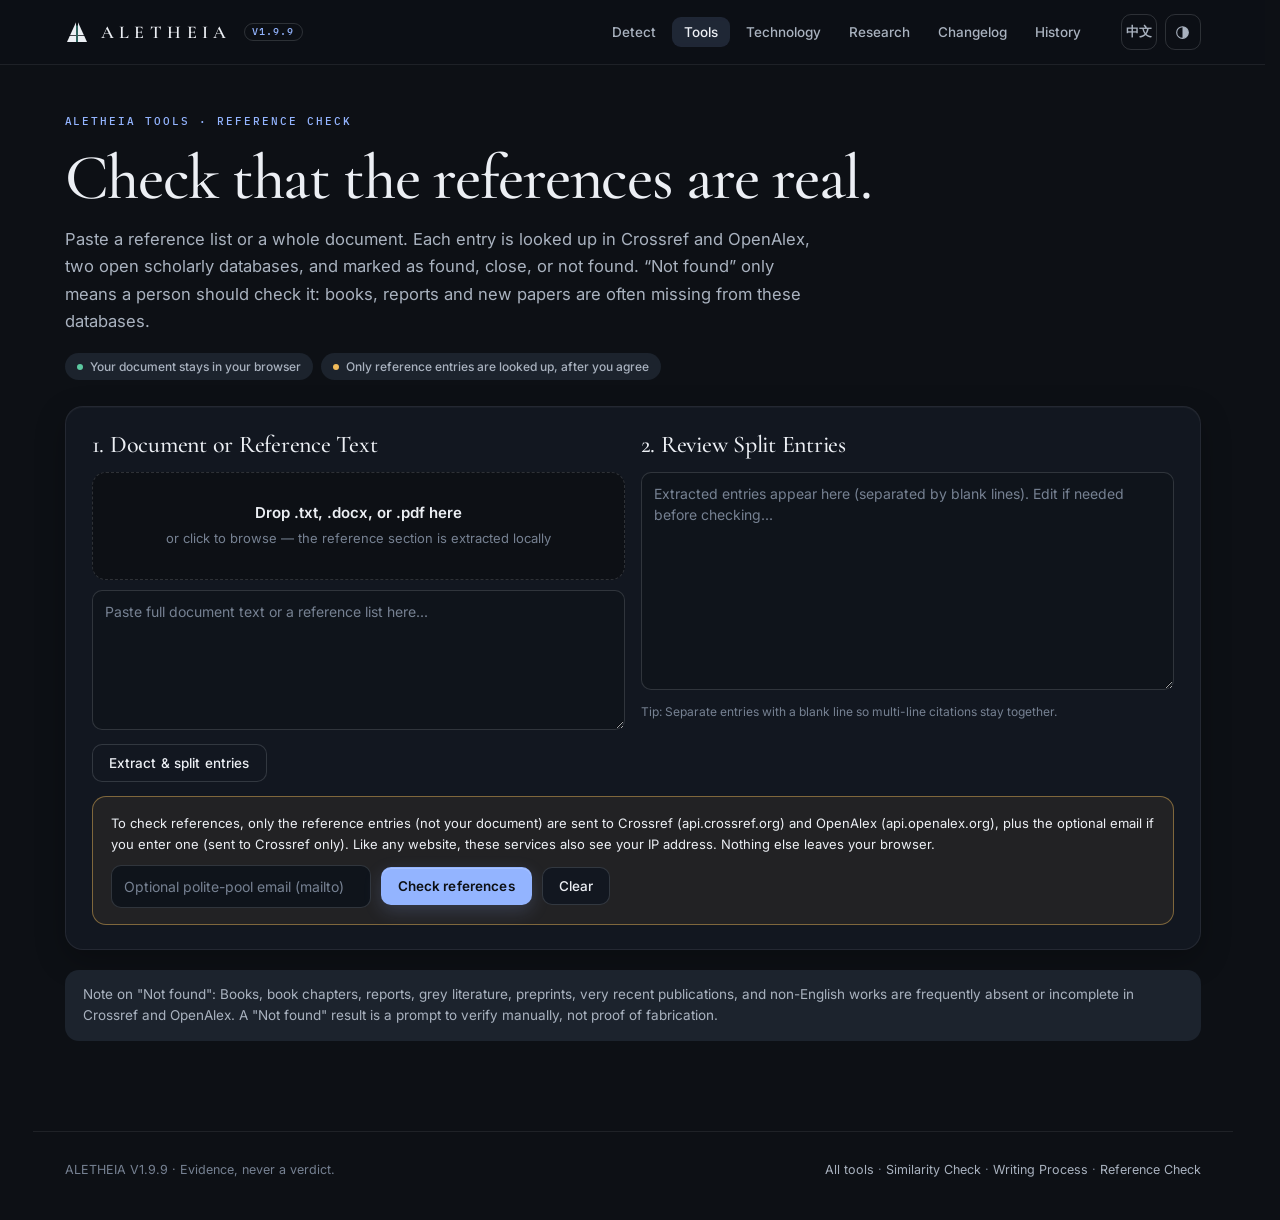
<file: references.html>
<!doctype html>
<html lang="en" data-theme="dark">
<head>
<meta charset="utf-8">
<meta name="viewport" content="width=device-width,initial-scale=1">
<title>ALETHEIA — Reference Check</title>
<style>
@font-face{font-family:'Inter';src:url('inter-latin-400-normal.woff2') format('woff2');font-weight:400;font-style:normal;font-display:swap}
@font-face{font-family:'Inter';src:url('inter-latin-500-normal.woff2') format('woff2');font-weight:500;font-style:normal;font-display:swap}
@font-face{font-family:'Inter';src:url('inter-latin-600-normal.woff2') format('woff2');font-weight:600;font-style:normal;font-display:swap}
@font-face{font-family:'Cormorant Garamond';src:url('cormorant-garamond-latin-500-normal.woff2') format('woff2');font-weight:500;font-style:normal;font-display:swap}
@font-face{font-family:'Cormorant Garamond';src:url('cormorant-garamond-latin-600-normal.woff2') format('woff2');font-weight:600;font-style:normal;font-display:swap}
@font-face{font-family:'IBM Plex Mono';src:url('ibm-plex-mono-latin-400-normal.woff2') format('woff2');font-weight:400;font-style:normal;font-display:swap}
:root{
  --bg:#101114;--bg-2:#181A20;--bg-3:#252832;--fg:#F2F0E9;--fg-2:#B9B6AC;--fg-3:#86847D;
  --line:rgba(242,240,233,.10);--accent:#C9B98D;--gold:#B99A5B;
}
[data-theme="light"]{
  --bg:#FAFAF7;--bg-2:#F2F0E9;--bg-3:#E6E3D8;--fg:#101114;--fg-2:#3C3B37;--fg-3:#6B6962;
  --line:rgba(16,17,20,.12);
}
*{box-sizing:border-box}
body{margin:0;background:var(--bg);color:var(--fg);font:400 14px/1.55 'Inter',system-ui,sans-serif;min-height:100vh}
a{color:var(--accent);text-decoration:none}
a:hover{text-decoration:underline}
button,input,textarea{font:inherit;color:inherit}
button:focus-visible,input:focus-visible,textarea:focus-visible,[tabindex]:focus-visible{outline:2px solid var(--accent);outline-offset:2px}
.wrap{max-width:1200px;margin:0 auto;padding:16px 20px 60px}
header{display:flex;align-items:center;justify-content:space-between;gap:12px;padding:10px 0 18px;border-bottom:1px solid var(--line);flex-wrap:wrap}
.brand{display:flex;align-items:baseline;gap:14px;flex-wrap:wrap}
.wordmark{font:600 22px/1 'Cormorant Garamond',Georgia,serif;letter-spacing:.14em;color:var(--accent);text-decoration:none}
.page-title{font:500 22px/1.2 'Cormorant Garamond',Georgia,serif;color:var(--fg)}
.badge-local{font:400 11px/1 'IBM Plex Mono',monospace;color:var(--fg-3);border:1px solid var(--line);padding:4px 8px;border-radius:999px}
.hdr-actions{display:flex;gap:8px;align-items:center}
.btn{background:var(--bg-2);border:1px solid var(--line);color:var(--fg);padding:7px 12px;border-radius:6px;cursor:pointer;font-size:13px;transition:background .15s,border-color .15s}
.btn:hover{background:var(--bg-3);border-color:var(--accent)}
.btn-primary{background:var(--accent);color:#101114;border-color:var(--accent);font-weight:600}
.btn-primary:hover{background:var(--gold);border-color:var(--gold)}
.btn:disabled{opacity:.45;cursor:not-allowed}
.panel{background:var(--bg-2);border:1px solid var(--line);border-radius:10px;padding:16px;margin-top:16px}
h2{margin:0 0 10px;font:600 19px/1.2 'Cormorant Garamond',Georgia,serif;color:var(--accent)}
.grid-2{display:grid;grid-template-columns:1fr 1fr;gap:16px}
@media(max-width:780px){.grid-2{grid-template-columns:1fr}}
.dropzone{border:1.5px dashed var(--line);border-radius:8px;padding:16px;text-align:center;cursor:pointer;background:var(--bg);transition:border-color .15s,background .15s}
.dropzone.drag{border-color:var(--accent);background:var(--bg-3)}
.dropzone p{margin:4px 0 0;color:var(--fg-2);font-size:12.5px}
input[type="text"],input[type="email"],textarea{background:var(--bg);border:1px solid var(--line);border-radius:6px;padding:8px 10px;width:100%}
textarea{min-height:140px;resize:vertical;line-height:1.5}
.hint{font-size:12px;color:var(--fg-3);margin-top:6px}
.consent-box{border:1px solid var(--gold);background:var(--bg);border-radius:8px;padding:14px;margin-top:14px}
.consent-row{display:flex;gap:10px;align-items:center;flex-wrap:wrap;margin-top:10px}
.progress{height:6px;background:var(--bg-3);border-radius:999px;overflow:hidden;margin-top:10px;display:none}
.progress.active{display:block}
.progress-bar{height:100%;width:0%;background:var(--accent);transition:width .15s}
.notice{border-left:3px solid var(--gold);background:var(--bg-2);padding:11px 14px;border-radius:0 8px 8px 0;color:var(--fg-2);font-size:13px;margin-top:16px}
.stats-row{display:flex;gap:10px;flex-wrap:wrap;margin-bottom:14px}
.stat-card{background:var(--bg);border:1px solid var(--line);border-radius:8px;padding:9px 13px;min-width:135px}
.stat-card .k{font-size:11px;color:var(--fg-3);text-transform:uppercase;letter-spacing:.04em}
.stat-card .v{font:500 20px/1.2 'IBM Plex Mono',monospace;color:var(--accent);margin-top:3px}
.res-hdr{display:flex;justify-content:space-between;align-items:center;gap:10px;flex-wrap:wrap;margin-bottom:12px}
.entry-list{display:flex;flex-direction:column;gap:10px}
.entry-card{background:var(--bg);border:1px solid var(--line);border-radius:8px;padding:12px;display:grid;grid-template-columns:1fr 1fr;gap:14px}
@media(max-width:780px){.entry-card{grid-template-columns:1fr}}
.badge{display:inline-block;font:600 11px/1 'IBM Plex Mono',monospace;padding:3px 8px;border-radius:999px;margin-bottom:6px}
.b-ver{background:rgba(130,179,102,.20);color:#9ad17b;border:1px solid rgba(130,179,102,.45)}
.b-cls{background:rgba(201,170,96,.20);color:#e2c675;border:1px solid rgba(201,170,96,.45)}
.b-not{background:rgba(206,104,86,.22);color:#e88c7b;border:1px solid rgba(206,104,86,.45)}
.b-web{background:rgba(92,158,173,.20);color:#85c3d1;border:1px solid rgba(92,158,173,.45)}
.b-err{background:rgba(134,132,125,.20);color:var(--fg-2);border:1px solid var(--line)}
.raw-ref{font-size:13px;color:var(--fg);word-break:break-word}
.parsed-meta{margin-top:6px;font:400 11.5px/1.4 'IBM Plex Mono',monospace;color:var(--fg-3)}
.match-box{border-left:2px solid var(--line);padding-left:12px}
@media(max-width:780px){.match-box{border-left:none;border-top:1px solid var(--line);padding-left:0;padding-top:10px}}
.match-title{font-weight:600;font-size:13.5px;color:var(--fg)}
.match-sub{font-size:12.5px;color:var(--fg-2);margin-top:3px}
.mono{font-family:'IBM Plex Mono',monospace}
.hidden{display:none!important}
@media print{
  header .hdr-actions,#input-panel,.res-hdr .toolbar-grp{display:none!important}
  body{background:#fff;color:#111}
  .panel,.entry-card,.stat-card{border-color:#ccc}
}
</style>
<script>try{var t=localStorage.getItem("aletheia.theme");if(t)document.documentElement.dataset.theme=t;}catch(e){}</script>
<link rel="icon" href="favicon.svg" type="image/svg+xml">
<style>.zh-i{display:none}html[lang="zh-CN"] .zh-i{display:inline}html[lang="zh-CN"] .en-i{display:none}</style>
<link rel="stylesheet" href="tools.css?v=1.9.9">
</head>
<body>
<header class="top"><div class="bar">
  <a class="brand" href="index.html#home" aria-label="ALETHEIA home"><svg viewBox="0 0 48 48" aria-hidden="true"><path d="M22.0 4.5 L10.152 30.5 L22.0 30.5 Z" fill="currentColor"/><path d="M9.423 32.1 L4 44 L22.0 44 L22.0 32.1 Z" fill="currentColor"/><path d="M26.000 4.5 L37.848 30.5 L26.000 30.5 Z" fill="currentColor"/><path d="M38.577 32.1 L44.000 44 L26.000 44 L26.000 32.1 Z" fill="currentColor"/><rect x="23.1" y="11" width="1.8" height="33" style="fill:var(--beam)"/></svg><span>ALETHEIA</span><small class="vbadge">V1.9.9</small></a>
  <nav aria-label="Main"><a href="index.html#detect"><span class="en-i">Detect</span><span class="zh-i">检测</span></a><a href="index.html#tools" class="on"><span class="en-i">Tools</span><span class="zh-i">工具</span></a><a href="index.html#technology"><span class="en-i">Technology</span><span class="zh-i">技术</span></a><a href="index.html#research"><span class="en-i">Research</span><span class="zh-i">研究</span></a><a href="index.html#changelog"><span class="en-i">Changelog</span><span class="zh-i">更新日志</span></a><a href="index.html#history"><span class="en-i">History</span><span class="zh-i">历史</span></a></nav>
  <div class="hdr-actions"><button class="iconbtn" id="btn-lang" type="button" aria-label="Switch language / 切换语言">中文</button><button class="iconbtn" id="btn-theme" type="button" aria-label="Switch light or dark theme"><svg width="15" height="15" viewBox="0 0 16 16" aria-hidden="true"><circle cx="8" cy="8" r="6.2" fill="none" stroke="currentColor" stroke-width="1.2"/><path d="M8 1.8a6.2 6.2 0 0 1 0 12.4z" fill="currentColor"/></svg></button></div>
</div></header>
<div class="wrap">
  <section class="page-head">
    <p class="eyebrow"><span class="en-i">ALETHEIA Tools · Reference Check</span><span class="zh-i">ALETHEIA 工具 · 参考文献核查</span></p>
    <h1><span class="en-i">Check that the references are real.</span><span class="zh-i">核查参考文献是否真实存在。</span></h1>
    <p class="lede"><span class="en-i">Paste a reference list or a whole document. Each entry is looked up in Crossref and OpenAlex, two open scholarly databases, and marked as found, close, or not found. “Not found” only means a person should check it: books, reports and new papers are often missing from these databases.</span><span class="zh-i">粘贴参考文献列表或整篇文档。每一条都会到 Crossref 和 OpenAlex 这两个公开学术数据库里查找，并标为找到、接近或未找到。“未找到”只表示需要人工核查：书籍、报告和新论文常常不在这些数据库里。</span></p>
    <div class="chips"><span class="hchip"><i></i><span class="en-i">Your document stays in your browser</span><span class="zh-i">你的文档留在浏览器里</span></span><span class="hchip net"><i></i><span class="en-i">Only reference entries are looked up, after you agree</span><span class="zh-i">只有在你同意后才查询参考文献条目</span></span></div>
  </section>

  <section id="input-panel" class="panel">
    <div class="grid-2">
      <div>
        <h2 data-i18n="step1Title">1. Document or Reference Text</h2>
        <div class="dropzone" id="dropzone" tabindex="0" role="button" aria-label="Upload .txt, .docx, or .pdf">
          <strong data-i18n="dropTitle">Drop .txt, .docx, or .pdf here</strong>
          <p data-i18n="dropSub">or click to browse — the reference section is extracted locally</p>
          <input type="file" id="file-input" accept=".txt,.docx,.pdf,text/plain" class="hidden">
        </div>
        <textarea id="doc-text" style="margin-top:10px" placeholder="Paste full document text or a reference list here..." data-i18n-ph="docPh" aria-label="Document or reference text"></textarea>
        <div style="margin-top:8px;display:flex;gap:8px;flex-wrap:wrap;align-items:center">
          <button class="btn" id="btn-extract" type="button" data-i18n="extractBtn">Extract &amp; split entries</button>
          <span id="extract-status" class="mono" style="font-size:12px;color:var(--fg-3)" aria-live="polite"></span>
        </div>
      </div>

      <div>
        <h2 data-i18n="step2Title">2. Review Split Entries (1 per blank-line block or line)</h2>
        <textarea id="entries-box" style="min-height:218px" placeholder="Extracted entries appear here (separated by blank lines). Edit if needed before checking..." data-i18n-ph="entriesPh" aria-label="Split reference entries"></textarea>
        <div class="hint" data-i18n="splitHint">Tip: Separate entries with a blank line so multi-line citations stay together.</div>
      </div>
    </div>

    <div class="consent-box">
      <div style="font-size:13px;color:var(--fg)" data-i18n="consentText">To check references, only the reference entries (not your document) are sent to Crossref (api.crossref.org) and OpenAlex (api.openalex.org), plus the optional email if you enter one (sent to Crossref only). Like any website, these services also see your IP address. Nothing else leaves your browser.</div>
      <div class="consent-row">
        <input type="email" id="mailto-input" style="max-width:260px" placeholder="Optional polite-pool email (mailto)" data-i18n-ph="mailtoPh" aria-label="Optional email for Crossref polite pool">
        <button class="btn btn-primary" id="btn-check" type="button" data-i18n="checkBtn">Check references</button>
        <button class="btn hidden" id="btn-stop" type="button" data-i18n="stopBtn">Stop</button>
        <button class="btn" id="btn-clear" type="button" data-i18n="clearBtn">Clear</button>
        <span id="run-status" class="mono" style="font-size:12px;color:var(--accent)" aria-live="polite"></span>
      </div>
      <div class="progress" id="progress"><div class="progress-bar" id="progress-bar"></div></div>
    </div>
  </section>

  <div class="notice" data-i18n="cautionBox">Note on "Not found": Books, book chapters, reports, grey literature, preprints, very recent publications, and non-English works are frequently absent or incomplete in Crossref and OpenAlex. A "Not found" result is a prompt to verify manually, not proof of fabrication.</div>

  <section id="results-panel" class="panel hidden">
    <div class="res-hdr">
      <h2 data-i18n="resultsTitle">Verification Results</h2>
      <div class="toolbar-grp" style="display:flex;gap:8px;flex-wrap:wrap">
        <button class="btn" id="btn-dl-csv" type="button" data-i18n="dlCsv">Export CSV</button>
        <button class="btn" id="btn-dl-html" type="button" data-i18n="dlHtml">Download HTML report</button>
        <button class="btn" onclick="window.print()" type="button" data-i18n="printBtn">Print</button>
      </div>
    </div>
    <div id="stats-row" class="stats-row"></div>
    <div id="many-missing-note" class="notice hidden" style="margin:0 0 14px"></div>
    <div id="entry-list" class="entry-list"></div>
  </section>
</div>

<script src="mammoth.browser.min.js"></script>
<script src="pdf.min.js"></script>
<script>
(() => {
  if (window.pdfjsLib) {
    window.pdfjsLib.GlobalWorkerOptions.workerSrc = 'pdf.worker.min.js';
  }

  const I18N = {
    en: {
      pageTitle: 'Reference Check',
      localBadge: 'LOCAL PARSE · CONSENTED LOOKUP',
      step1Title: '1. Document or Reference Text',
      dropTitle: 'Drop .txt, .docx, or .pdf here',
      dropSub: 'or click to browse — the reference section is extracted locally',
      docPh: 'Paste full document text or a reference list here...',
      extractBtn: 'Extract & split entries',
      step2Title: '2. Review Split Entries',
      entriesPh: 'Extracted entries appear here (separated by blank lines). Edit if needed before checking...',
      splitHint: 'Tip: Separate entries with a blank line so multi-line citations stay together.',
      consentText: 'To check references, only the reference entries (not your document) are sent to Crossref (api.crossref.org) and OpenAlex (api.openalex.org), plus the optional email if you enter one (sent to Crossref only). Like any website, these services also see your IP address. Nothing else leaves your browser.',
      mailtoPh: 'Optional polite-pool email (mailto)',
      checkBtn: 'Check references',
      stopBtn: 'Stop',
      clearBtn: 'Clear',
      cautionBox: 'Note on "Not found": Books, book chapters, reports, grey literature, preprints, very recent publications, and non-English works are frequently absent or incomplete in Crossref and OpenAlex. A "Not found" result is a prompt to verify manually, not proof of fabrication.',
      resultsTitle: 'Results',
      dlCsv: 'Export CSV',
      dlHtml: 'Download HTML report',
      printBtn: 'Print',
      foundHeading: 'Found reference heading ({h}) — {n} entries split.',
      noHeading: 'No reference heading found — treated the pasted text as a reference list ({n} entries). Check them before sending.',
      noHeadingDoc: 'No reference heading (References / Bibliography / Works Cited) was found, so nothing was extracted. Paste only the reference list into the box on the right.',
      clsStopped: 'Not checked (stopped)',
      needEntries: 'Paste or extract at least one reference entry first.',
      checkingProg: 'Checking {done} / {total}…',
      doneProg: 'Checked {total} entries.',
      stoppedProg: 'Stopped at {done} / {total}.',
      manyMissing: 'Several entries ({n} of {total}) were not found in Crossref or OpenAlex. Check whether this bibliography cites books, standards, policy documents, theses, or non-English sources that these scholarly article indexes cover less completely.',
      clsVerified: 'Record found',
      clsClose: 'Close match — check details',
      clsNotFound: 'Not found',
      clsWeb: 'Web / other — check manually',
      clsError: 'Could not check',
      webNote: 'Web source — check manually (domain: {d}). Websites are not fetched.',
      noMatchNote: 'No record with title similarity ≥ 0.60 found in Crossref or OpenAlex.',
      errNote: 'Network or timeout error while querying APIs.',
      diffPrefix: 'Differs: '
    },
    zh: {
      pageTitle: '参考文献核查',
      localBadge: '本地解析 · 经同意后查询',
      step1Title: '1. 文档或参考文献文本',
      dropTitle: '将 .txt、.docx 或 .pdf 文件拖放到此处',
      dropSub: '或点击选择文件 — 参考文献部分仅在本地提取',
      docPh: '在此粘贴完整文档或参考文献列表...',
      extractBtn: '提取并拆分条目',
      step2Title: '2. 检查拆分后的条目',
      entriesPh: '提取的条目将显示在此处（以空行分隔）。核验前可手动修改...',
      splitHint: '提示：条目之间请保留一个空行，以确保跨行文献保持完整。',
      consentText: '为核查参考文献，只会把拆分后的文献条目（不是你的文档正文）发送到 Crossref（api.crossref.org）和 OpenAlex（api.openalex.org）；如果你填写了邮箱，邮箱只会发送给 Crossref。和任何网站一样，这些服务也会看到你的 IP 地址。其他内容都不会离开你的浏览器。',
      mailtoPh: '可选：礼貌池联系邮箱 (mailto)',
      checkBtn: '开始核验参考文献',
      stopBtn: '停止',
      clearBtn: '清空',
      cautionBox: '关于“未找到”的说明：图书、章节、研究报告、灰色文献、预印本、最新发表文献以及非英文文献在 Crossref 与 OpenAlex 数据库中常有缺失。“未找到”仅提示需要人工核查，不能作为虚构引文的证据。',
      resultsTitle: '核验结果',
      dlCsv: '导出 CSV',
      dlHtml: '下载 HTML 报告',
      printBtn: '打印',
      foundHeading: '已识别参考文献标题（{h}），共拆分为 {n} 条。',
      noHeading: '未检测到参考文献标题，已把粘贴的文本当作参考文献列表（{n} 条）。发送前请先检查。',
      noHeadingDoc: '没有找到参考文献标题（References / Bibliography / Works Cited），因此没有提取任何内容。请只把参考文献列表粘贴到右侧的框里。',
      clsStopped: '未核查（已停止）',
      needEntries: '请先粘贴或提取至少一条参考文献。',
      checkingProg: '正在核验 {done} / {total}…',
      doneProg: '已完成 {total} 条文献核验。',
      stoppedProg: '已在 {done} / {total} 处停止。',
      manyMissing: '有较多条目（{n} / {total}）未在 Crossref 或 OpenAlex 中找到。请留意该文献列表是否包含图书、标准、政策报告、学位论文或非英文文献——这类文献在期刊索引中的覆盖度相对较低。',
      clsVerified: '找到匹配记录',
      clsClose: '高度相似 — 请核对细节',
      clsNotFound: '未找到',
      clsWeb: '网页/其他 — 请人工核查',
      clsError: '无法检查',
      webNote: '网页来源 — 请人工核查（域名：{d}）。本工具不会抓取网页内容。',
      noMatchNote: 'Crossref 与 OpenAlex 中均未找到标题相似度 ≥ 0.60 的记录。',
      errNote: '请求外部接口时发生网络或超时错误。',
      diffPrefix: '差异项：'
    }
  };

  let lang = /^zh/i.test(navigator.language || '') ? 'zh' : 'en';
  try {
    const s = localStorage.getItem('aletheia.lang');
    if (s === 'zh' || s === 'en') lang = s;
  } catch (e) {}

  let results = [];
  let abortAll = false;

  const $ = id => document.getElementById(id);
  const t = (k, vars) => {
    let s = (I18N[lang] && I18N[lang][k]) || I18N.en[k] || k;
    if (vars) for (const key in vars) s = s.replace('{' + key + '}', vars[key]);
    return s;
  };

  function applyI18n() {
    document.documentElement.lang = lang === 'zh' ? 'zh-CN' : 'en';
    document.querySelectorAll('[data-i18n]').forEach(el => { el.textContent = t(el.dataset.i18n); });
    document.querySelectorAll('[data-i18n-ph]').forEach(el => { el.placeholder = t(el.dataset.i18nPh); });
    $('btn-lang').textContent = lang === 'en' ? '中文' : 'EN';
    if (results.length) renderResults();
  }

  $('btn-lang').addEventListener('click', () => {
    lang = lang === 'en' ? 'zh' : 'en';
    try { localStorage.setItem('aletheia.lang', lang); } catch (e) {}
    applyI18n();
  });

  $('btn-theme').addEventListener('click', () => {
    const d = document.documentElement, n = d.dataset.theme === 'light' ? 'dark' : 'light';
    d.dataset.theme = n;
    try { localStorage.setItem('aletheia.theme', n); } catch (e) {}
    if (typeof drawMatrix === 'function' && typeof lastSetResult !== 'undefined' && lastSetResult) drawMatrix();
  });

  async function readUploadedFile(file) {
    const lower = (file.name || '').toLowerCase();
    if (lower.endsWith('.docx')) {
      if (!window.mammoth) throw new Error('mammoth.browser.min.js missing');
      const buf = await file.arrayBuffer();
      const res = await window.mammoth.extractRawText({ arrayBuffer: buf });
      return res.value || '';
    }
    if (lower.endsWith('.pdf')) {
      if (!window.pdfjsLib) throw new Error('pdf.min.js missing');
      const buf = await file.arrayBuffer();
      const pdf = await window.pdfjsLib.getDocument({ data: new Uint8Array(buf), isEvalSupported: false, disableFontFace: true }).promise;
      const pages = [];
      for (let p = 1; p <= pdf.numPages; p++) {
        const page = await pdf.getPage(p);
        const tc = await page.getTextContent();
        pages.push(tc.items.map(it => it.str).join(' '));
      }
      return pages.join('\n\n');
    }
    return await file.text();
  }

  const dz = $('dropzone'), fi = $('file-input');
  dz.addEventListener('click', () => fi.click());
  dz.addEventListener('keydown', e => { if (e.key === 'Enter' || e.key === ' ') { e.preventDefault(); fi.click(); } });
  dz.addEventListener('dragover', e => { e.preventDefault(); dz.classList.add('drag'); });
  dz.addEventListener('dragleave', () => dz.classList.remove('drag'));
  dz.addEventListener('drop', async e => {
    e.preventDefault();
    dz.classList.remove('drag');
    if (e.dataTransfer.files[0]) await loadDocFile(e.dataTransfer.files[0]);
  });
  fi.addEventListener('change', async () => {
    if (fi.files[0]) await loadDocFile(fi.files[0]);
    fi.value = '';
  });

  async function loadDocFile(file) {
    try {
      const text = await readUploadedFile(file);
      $('doc-text').value = text;
      extractAndSplit();
    } catch (err) {
      $('extract-status').textContent = err.message;
    }
  }

  function splitReferences(rawText) {
    const headingRe = /(?:^|\n)\s*(references|bibliography|works cited|reference list|sources)\s*:?\s*(?:\n|$)/i;
    const headingAll = new RegExp(headingRe.source, 'gi');
    let m = null, mm;
    while ((mm = headingAll.exec(rawText)) !== null) m = mm;
    let body = rawText;
    let headingFound = '';
    if (m) {
      headingFound = m[1];
      body = rawText.slice(m.index + m[0].length);
    }
    body = body.replace(/\r\n/g, '\n').trim();
    if (!body) return { headingFound, entries: [] };

    // Try numbered list [1] or 1. at line start
    const numberedLines = body.split('\n');
    const numStartRe = /^\s*(?:\[\d+\]|\d+[.)])\s+/;
    const numCount = numberedLines.filter(l => numStartRe.test(l)).length;
    if (numCount >= 2) {
      const out = [];
      let cur = '';
      for (const line of numberedLines) {
        if (!line.trim()) continue;
        if (numStartRe.test(line)) {
          if (cur) out.push(cur.trim());
          cur = line.trim();
        } else {
          cur += ' ' + line.trim();
        }
      }
      if (cur) out.push(cur.trim());
      return { headingFound, entries: out };
    }

    // Blank-line separated paragraphs
    const paras = body.split(/\n\s*\n+/).map(p => p.replace(/\s+/g, ' ').trim()).filter(Boolean);
    if (paras.length >= 2) {
      return { headingFound, entries: paras };
    }

    // Fallback: one per non-empty line
    const lines = numberedLines.map(l => l.trim()).filter(Boolean);
    return { headingFound, entries: lines };
  }

  function extractAndSplit() {
    const raw = $('doc-text').value;
    if (!raw.trim()) return;
    const { headingFound, entries } = splitReferences(raw);
    if (!headingFound && raw.split(/\n\s*\n/).length > 1 && raw.length > 1500) {
      // Probably a whole document without a recognisable heading: do not turn its paragraphs into "references".
      $('entries-box').value = '';
      $('extract-status').textContent = t('noHeadingDoc');
      return;
    }
    $('entries-box').value = entries.join('\n\n');
    $('extract-status').textContent = headingFound
      ? t('foundHeading', { h: headingFound, n: entries.length })
      : t('noHeading', { n: entries.length });
  }

  $('btn-extract').addEventListener('click', extractAndSplit);

  function parseEntry(raw) {
    const cleaned = raw.replace(/^\s*(?:\[\d+\]|\d+[.)])\s+/, '').trim();
    const doiMatch = cleaned.match(/\b(10\.\d{4,9}\/[^\s"<>]+)/i);
    let doi = doiMatch ? doiMatch[1] : '';
    // Trim trailing punctuation and any unbalanced closing brackets, but keep balanced ones inside the DOI.
    for (let guard = 0; doi && guard < 10; guard++) {
      const before = doi;
      doi = doi.replace(/[.,;:]+$/, '');
      const opens = (doi.match(/\(/g) || []).length, closes = (doi.match(/\)/g) || []).length;
      if (/\)$/.test(doi) && closes > opens) doi = doi.slice(0, -1);
      if (/\]$/.test(doi)) doi = doi.slice(0, -1);
      if (doi === before) break;
    }
    const urlMatch = cleaned.match(/https?:\/\/[^\s<>"\)]+/i);
    const url = urlMatch ? urlMatch[0].replace(/[.,;]+$/, '') : '';
    let domain = '';
    if (url) {
      try { domain = new URL(url).hostname; } catch (e) { domain = url; }
    }

    const yearMatch = cleaned.match(/(?:^|[\s(\[,])((?:19|20)\d{2})[a-z]?(?:[\s)\],.:;]|$)/);
    const year = yearMatch ? parseInt(yearMatch[1], 10) : null;

    // First author surname heuristic
    let surname = '';
    const beforeYear = yearMatch ? cleaned.slice(0, yearMatch.index) : cleaned.split('.')[0];
    const authorClean = beforeYear.replace(/^["“]+/, '').trim();
    const commaPart = authorClean.split(',')[0].trim();
    if (commaPart && commaPart.length < 40 && !/\d/.test(commaPart)) {
      const parts = commaPart.split(/\s+/);
      surname = parts[parts.length - 1].replace(/[^A-Za-zÀ-ÖØ-öø-ÿ\-']/g, '').toLowerCase();
    }

    // Title heuristic: quoted title, or segment after (Year). before next period, or longest sentence-like segment
    let title = '';
    const quoted = cleaned.match(/["“]([^"”]{12,})["”]/);
    if (quoted) {
      title = quoted[1].trim();
    } else if (yearMatch) {
      const afterYear = cleaned.slice(yearMatch.index + yearMatch[0].length).replace(/^[.):\s\-–]+/, '');
      const segs = afterYear.split(/\.\s+/);
      title = (segs[0] || '').trim();
    }
    if (!title || title.length < 8) {
      const segs = cleaned.split(/\.\s+/).filter(s => s.length >= 12 && !/^https?:/i.test(s) && !/^doi:/i.test(s));
      title = (segs[1] || segs[0] || cleaned).slice(0, 220).trim();
    }
    title = title.replace(/https?:\/\/\S+/gi, '').replace(/\bdoi:\s*\S+/gi, '').replace(/[.,;:]+$/, '').trim();

    // Venue / publisher heuristic
    let venue = '';
    if (title && cleaned.includes(title)) {
      const afterTitle = cleaned.slice(cleaned.indexOf(title) + title.length).replace(/^[."”\s,;:]+/, '');
      venue = (afterTitle.split(/[.,;]/)[0] || '').trim();
    }

    return { raw, cleaned, doi, url, domain, year, surname, title, venue };
  }

  function normTokens(str) {
    return new Set(
      (str || '')
        .normalize('NFKC')
        .toLowerCase()
        .replace(/[^\p{L}\p{N}\s]/gu, ' ')
        .split(/\s+/)
        .filter(w => w.length > 1)
    );
  }

  function titleJaccard(a, b) {
    const sa = normTokens(a), sb = normTokens(b);
    if (!sa.size || !sb.size) return 0;
    let inter = 0;
    for (const w of sa) if (sb.has(w)) inter++;
    return inter / (sa.size + sb.size - inter);
  }

  // Polite rate-limited scheduler, one per host. Crossref: 1 request/s with 1 in flight (3/s, 3 in flight with a mailto,
  // per Crossref's REST API limits from Dec 2025). OpenAlex without a key: about 1 search/s. Honours Retry-After.
  function createPoliteFetcher(maxInFlight, minSpacingMs) {
    let inFlight = 0;
    let nextSlot = 0;
    const queue = [];
    const ctrls = new Set();

    function pump() {
      if (abortAll) {
        while (queue.length) queue.shift().reject(new Error('aborted'));
        ctrls.forEach(c => c.abort());
        return;
      }
      if (inFlight >= maxInFlight || !queue.length) return;
      const now = Date.now();
      const wait = Math.max(0, nextSlot - now);
      nextSlot = Math.max(now, nextSlot) + minSpacingMs;
      const job = queue.shift();
      inFlight++;
      setTimeout(async () => {
        try {
          job.resolve(await runWithRetry(job.url));
        } catch (err) {
          job.reject(err);
        } finally {
          inFlight--;
          pump();
        }
      }, wait);
      pump();
    }

    async function runWithRetry(url) {
      let delay = 1000;
      for (let attempt = 0; attempt < 3; attempt++) {
        if (abortAll) throw new Error('aborted');
        const ctrl = new AbortController();
        ctrls.add(ctrl);
        const timer = setTimeout(() => ctrl.abort(), 12000);
        let resp;
        try {
          resp = await fetch(url, { signal: ctrl.signal, headers: { 'Accept': 'application/json' } });
        } catch (err) {
          clearTimeout(timer); ctrls.delete(ctrl);
          if (abortAll || attempt === 2) throw err;
          await new Promise(r => setTimeout(r, delay)); delay *= 2;
          continue;
        }
        clearTimeout(timer); ctrls.delete(ctrl);
        if (resp.status === 404) return { notFound: true };
        if (resp.status === 429 || resp.status >= 500) {
          if (attempt === 2) throw new Error('HTTP ' + resp.status);
          const ra = parseFloat(resp.headers.get('Retry-After') || '');
          await new Promise(r => setTimeout(r, isFinite(ra) && ra > 0 ? Math.min(ra * 1000, 30000) : delay));
          delay *= 2;
          continue;
        }
        if (!resp.ok) throw new Error('HTTP ' + resp.status);
        return await resp.json();
      }
    }

    pumps.push(pump);
    return url => new Promise((resolve, reject) => {
      queue.push({ url, resolve, reject });
      pump();
    });
  }
  const pumps = [];

  function normCrossrefWork(item) {
    const title = Array.isArray(item.title) ? (item.title[0] || '') : (item.title || '');
    const authors = (item.author || []).map(a => [a.family, a.given].filter(Boolean).join(', '));
    const surnames = (item.author || []).map(a => (a.family || '').toLowerCase());
    const dp = (item.published && item.published['date-parts'] && item.published['date-parts'][0]) ||
               (item['published-print'] && item['published-print']['date-parts'] && item['published-print']['date-parts'][0]) ||
               (item['published-online'] && item['published-online']['date-parts'] && item['published-online']['date-parts'][0]) || [];
    const year = dp[0] || null;
    const venue = Array.isArray(item['container-title']) ? (item['container-title'][0] || '') : (item['container-title'] || '');
    return { source: 'Crossref', title, authors, surnames, year, venue, doi: item.DOI || '' };
  }

  function normOpenAlexWork(item) {
    const title = item.title || item.display_name || '';
    const authors = (item.authorships || []).map(a => (a.author && a.author.display_name) || '').filter(Boolean);
    const surnames = authors.map(n => {
      const p = n.trim().split(/\s+/);
      return (p[p.length - 1] || '').toLowerCase();
    });
    const year = item.publication_year || null;
    const venue = (item.primary_location && item.primary_location.source && item.primary_location.source.display_name) || '';
    const doi = (item.doi || '').replace(/^https?:\/\/doi\.org\//i, '');
    return { source: 'OpenAlex', title, authors, surnames, year, venue, doi };
  }

  function authorMatches(entrySurname, candSurnames) {
    if (!entrySurname || !candSurnames.length) return true;
    return candSurnames.some(s => s && (s.includes(entrySurname) || entrySurname.includes(s)));
  }

  async function verifyOne(entry, politeFetch, mailto) {
    const mailParam = mailto ? `mailto=${encodeURIComponent(mailto)}` : '';
    const appendMail = u => (mailParam && u.startsWith('https://api.crossref.org/')) ? (u + (u.includes('?') ? '&' : '?') + mailParam) : u;

    // 1) DOI direct lookup
    if (entry.doi) {
      try {
        const data = await politeFetch(appendMail(`https://api.crossref.org/works/${encodeURIComponent(entry.doi).replace(/%2F/gi, '/')}`));
        if (!(data && data.notFound)) {
        const cand = normCrossrefWork(data.message || {});
        const sim = titleJaccard(entry.title, cand.title);
        const diffs = [];
        if (entry.year && cand.year && Math.abs(entry.year - cand.year) > 1) diffs.push(`year (${entry.year} vs ${cand.year})`);
        if (!authorMatches(entry.surname, cand.surnames)) diffs.push(`author (${entry.surname})`);
        if (sim >= 0.8 && diffs.length === 0) {
          return { entry, status: 'verified', sim, match: cand, diffs: [] };
        }
        if (sim >= 0.6) {
          if (sim < 0.8) diffs.unshift(`title similarity ${(sim * 100).toFixed(0)}%`);
          return { entry, status: 'close', sim, match: cand, diffs };
        }
        return { entry, status: 'close', sim, match: cand, diffs: ['DOI resolves to a record with a different title'] };
        }
        // DOI not registered in Crossref: fall through to the bibliographic search below.
      } catch (err) {
        if (abortAll) return { entry, status: 'stopped', sim: 0, match: null, diffs: [] };
        return { entry, status: 'error', sim: 0, match: null, diffs: [] };
      }
    }

    // 3) Pure URL without DOI or academic title structure
    if (entry.url && entry.title.length < 15) {
      return { entry, status: 'web', sim: 0, match: null, diffs: [] };
    }

    // 2) Crossref + OpenAlex search
    try {
      const qBib = encodeURIComponent(entry.cleaned.slice(0, 300));
      const qTitle = encodeURIComponent((entry.title || entry.cleaned).slice(0, 220));
      const [crRes, oaRes] = await Promise.allSettled([
        politeFetch(appendMail(`https://api.crossref.org/works?query.bibliographic=${qBib}&rows=3`)),
        politeFetch(`https://api.openalex.org/works?search=${qTitle}&per-page=3`)
      ]);

      const candidates = [];
      if (crRes.status === 'fulfilled' && crRes.value && crRes.value.message && crRes.value.message.items) {
        crRes.value.message.items.forEach(it => candidates.push(normCrossrefWork(it)));
      }
      if (oaRes.status === 'fulfilled' && oaRes.value && oaRes.value.results) {
        oaRes.value.results.forEach(it => candidates.push(normOpenAlexWork(it)));
      }

      if (!candidates.length && crRes.status === 'rejected' && oaRes.status === 'rejected') {
        return { entry, status: abortAll ? 'stopped' : 'error', sim: 0, match: null, diffs: [] };
      }

      let best = null, bestSim = -1;
      for (const c of candidates) {
        const s = titleJaccard(entry.title, c.title);
        if (s > bestSim) { bestSim = s; best = c; }
      }

      if (!best || bestSim < 0.6) {
        if (entry.url) return { entry, status: 'web', sim: Math.max(0, bestSim), match: null, diffs: [] };
        return { entry, status: 'not_found', sim: Math.max(0, bestSim), match: bestSim >= 0.4 ? best : null, diffs: [] };
      }

      const yearOk = !entry.year || !best.year || Math.abs(entry.year - best.year) <= 1;
      const authOk = authorMatches(entry.surname, best.surnames);
      const diffs = [];
      if (!yearOk) diffs.push(`year (${entry.year} vs ${best.year})`);
      if (!authOk) diffs.push(`author (${entry.surname})`);

      if (bestSim >= 0.9 && yearOk && authOk) {
        return { entry, status: 'verified', sim: bestSim, match: best, diffs: [] };
      }
      if (bestSim < 0.9) diffs.unshift(`title similarity ${(bestSim * 100).toFixed(0)}%`);
      return { entry, status: 'close', sim: bestSim, match: best, diffs };
    } catch (err) {
      return { entry, status: abortAll ? 'stopped' : 'error', sim: 0, match: null, diffs: [] };
    }
  }

  $('btn-check').addEventListener('click', async () => {
    const rawBox = $('entries-box').value.trim();
    const list = rawBox
      ? rawBox.split(/\n\s*\n+/).map(s => s.replace(/\s+/g, ' ').trim()).filter(Boolean)
      : [];
    if (!list.length) {
      $('run-status').textContent = t('needEntries');
      return;
    }

    abortAll = false;
    results = [];
    $('btn-check').disabled = true;
    $('btn-stop').classList.remove('hidden');
    $('progress').classList.add('active');
    $('progress-bar').style.width = '2%';

    const parsed = list.map(parseEntry);
    const mailto = $('mailto-input').value.trim();
    pumps.length = 0;
    const crossrefFetch = mailto ? createPoliteFetcher(3, 340) : createPoliteFetcher(1, 1000);
    const openalexFetch = createPoliteFetcher(1, 1000);
    const politeFetch = url => (url.startsWith('https://api.openalex.org/') ? openalexFetch : crossrefFetch)(url);
    let done = 0;

    const tasks = parsed.map(async (ent, idx) => {
      const res = await verifyOne(ent, politeFetch, mailto);
      results[idx] = res;
      done++;
      $('progress-bar').style.width = Math.round((done / parsed.length) * 100) + '%';
      $('run-status').textContent = t('checkingProg', { done, total: parsed.length });
    });

    await Promise.all(tasks);
    $('btn-check').disabled = false;
    $('btn-stop').classList.add('hidden');
    $('progress').classList.remove('active');
    results = results.filter(Boolean);
    if (runCleared) { runCleared = false; results = []; return; }
    $('run-status').textContent = abortAll
      ? t('stoppedProg', { done: results.filter(r => r.status !== 'stopped').length, total: parsed.length })
      : t('doneProg', { total: results.length });
    renderResults();
  });

  $('btn-stop').addEventListener('click', () => { abortAll = true; pumps.forEach(p => p()); });

  let runCleared = false;
  $('btn-clear').addEventListener('click', () => {
    if ($('btn-check').disabled) runCleared = true;
    abortAll = true;
    pumps.forEach(p => p());
    $('btn-stop').classList.add('hidden');
    results = [];
    $('doc-text').value = '';
    $('entries-box').value = '';
    $('extract-status').textContent = '';
    $('run-status').textContent = '';
    $('results-panel').classList.add('hidden');
  });

  function badgeMeta(status) {
    if (status === 'verified') return ['b-ver', t('clsVerified')];
    if (status === 'close') return ['b-cls', t('clsClose')];
    if (status === 'not_found') return ['b-not', t('clsNotFound')];
    if (status === 'web') return ['b-web', t('clsWeb')];
    if (status === 'stopped') return ['b-err', t('clsStopped')];
    return ['b-err', t('clsError')];
  }

  function renderResults() {
    $('results-panel').classList.remove('hidden');
    const counts = { verified: 0, close: 0, not_found: 0, web: 0, error: 0, stopped: 0 };
    results.forEach(r => { counts[r.status] = (counts[r.status] || 0) + 1; });

    const sRow = $('stats-row');
    sRow.textContent = '';
    [
      [t('clsVerified'), counts.verified],
      [t('clsClose'), counts.close],
      [t('clsNotFound'), counts.not_found],
      [t('clsWeb'), counts.web],
      [t('clsError'), counts.error],
      [t('clsStopped'), counts.stopped]
    ].forEach(([label, val]) => {
      const card = document.createElement('div');
      card.className = 'stat-card';
      const k = document.createElement('div'); k.className = 'k'; k.textContent = label;
      const v = document.createElement('div'); v.className = 'v'; v.textContent = String(val);
      card.append(k, v);
      sRow.appendChild(card);
    });

    const missingNote = $('many-missing-note');
    if (counts.not_found >= 2 && counts.not_found / Math.max(1, results.length) >= 0.25) {
      missingNote.textContent = t('manyMissing', { n: counts.not_found, total: results.length });
      missingNote.classList.remove('hidden');
    } else {
      missingNote.classList.add('hidden');
    }

    const listEl = $('entry-list');
    listEl.textContent = '';
    results.forEach((r, idx) => {
      const card = document.createElement('article');
      card.className = 'entry-card';

      // Left: parsed user citation
      const left = document.createElement('div');
      const [bClass, bText] = badgeMeta(r.status);
      const badge = document.createElement('span');
      badge.className = 'badge ' + bClass;
      badge.textContent = `#${idx + 1} · ${bText}`;

      const rawDiv = document.createElement('div');
      rawDiv.className = 'raw-ref';
      rawDiv.textContent = r.entry.raw;

      const pMeta = document.createElement('div');
      pMeta.className = 'parsed-meta';
      const bits = [];
      if (r.entry.year) bits.push('year=' + r.entry.year);
      if (r.entry.surname) bits.push('author=' + r.entry.surname);
      if (r.entry.doi) bits.push('doi=' + r.entry.doi);
      if (r.entry.domain) bits.push('domain=' + r.entry.domain);
      pMeta.textContent = bits.join(' · ');

      left.append(badge, rawDiv, pMeta);

      // Right: matched record or status explanation
      const right = document.createElement('div');
      right.className = 'match-box';

      if (r.status === 'web') {
        const p = document.createElement('div');
        p.className = 'match-sub';
        p.textContent = t('webNote', { d: r.entry.domain || r.entry.url });
        right.appendChild(p);
      } else if (r.status === 'stopped') {
        const p = document.createElement('div');
        p.className = 'match-sub';
        p.textContent = t('clsStopped');
        right.appendChild(p);
      } else if (r.status === 'error') {
        const p = document.createElement('div');
        p.className = 'match-sub';
        p.textContent = t('errNote');
        right.appendChild(p);
      } else if (!r.match) {
        const p = document.createElement('div');
        p.className = 'match-sub';
        p.textContent = t('noMatchNote');
        right.appendChild(p);
      } else {
        const mTitle = document.createElement('div');
        mTitle.className = 'match-title';
        mTitle.textContent = r.match.title || '(untitled)';

        const mMeta = document.createElement('div');
        mMeta.className = 'match-sub';
        const authStr = r.match.authors.slice(0, 4).join('; ') + (r.match.authors.length > 4 ? ' et al.' : '');
        mMeta.textContent = [authStr, r.match.year, r.match.venue, `[${r.match.source} · sim ${(r.sim * 100).toFixed(0)}%]`]
          .filter(Boolean).join(' · ');

        right.append(mTitle, mMeta);

        if (r.match.doi) {
          const linkWrap = document.createElement('div');
          linkWrap.style.marginTop = '4px';
          const a = document.createElement('a');
          a.className = 'mono';
          a.style.fontSize = '12px';
          a.href = 'https://doi.org/' + encodeURI(r.match.doi);
          a.target = '_blank';
          a.rel = 'noopener noreferrer';
          a.textContent = 'https://doi.org/' + r.match.doi;
          linkWrap.appendChild(a);
          right.appendChild(linkWrap);
        }

        if (r.diffs && r.diffs.length) {
          const dEl = document.createElement('div');
          dEl.className = 'parsed-meta';
          dEl.style.color = '#e2c675';
          dEl.textContent = t('diffPrefix') + r.diffs.join(', ');
          right.appendChild(dEl);
        }
      }

      card.append(left, right);
      listEl.appendChild(card);
    });
  }

  function csvCell(v) {
    const s = String(v == null ? '' : v);
    return '"' + s.replace(/"/g, '""') + '"';
  }

  $('btn-dl-csv').addEventListener('click', () => {
    if (!results.length) return;
    const header = ['index', 'status', 'similarity', 'entry', 'parsed_doi', 'parsed_year', 'matched_source', 'matched_title', 'matched_authors', 'matched_year', 'matched_venue', 'matched_doi'];
    const lines = [header.map(csvCell).join(',')];
    results.forEach((r, i) => {
      const m = r.match || {};
      lines.push([
        i + 1,
        r.status,
        r.sim ? r.sim.toFixed(3) : '',
        r.entry.raw,
        r.entry.doi,
        r.entry.year || '',
        m.source || '',
        m.title || '',
        (m.authors || []).join('; '),
        m.year || '',
        m.venue || '',
        m.doi || ''
      ].map(csvCell).join(','));
    });
    const a = document.createElement('a');
    a.href = URL.createObjectURL(new Blob([lines.join('\n')], { type: 'text/csv;charset=utf-8' }));
    a.download = 'aletheia-references.csv';
    a.click();
  });

  function escHtml(s) {
    return String(s == null ? '' : s).replace(/&/g, '&amp;').replace(/</g, '&lt;').replace(/>/g, '&gt;').replace(/"/g, '&quot;');
  }

  $('btn-dl-html').addEventListener('click', () => {
    if (!results.length) return;
    const rows = results.map((r, i) => {
      const [, label] = badgeMeta(r.status);
      const m = r.match;
      const mHtml = m
        ? `<strong>${escHtml(m.title)}</strong><br>${escHtml((m.authors || []).slice(0, 4).join('; '))} (${escHtml(m.year || '')}) — ${escHtml(m.venue || '')} [${escHtml(m.source)}, ${(r.sim * 100).toFixed(0)}%]`
        : escHtml(r.status === 'web' ? t('webNote', { d: r.entry.domain }) : t('noMatchNote'));
      return `<tr><td>${i + 1}</td><td>${escHtml(label)}</td><td>${escHtml(r.entry.raw)}</td><td>${mHtml}</td></tr>`;
    }).join('');

    const doc = `<!doctype html><html><head><meta charset="utf-8"><title>ALETHEIA Reference Verification</title>
<style>body{font-family:system-ui,sans-serif;background:#101114;color:#F2F0E9;max-width:1050px;margin:24px auto;padding:0 16px;line-height:1.55}
h1{color:#C9B98D}table{width:100%;border-collapse:collapse;margin-top:14px;font-size:13px}th,td{border:1px solid #333;padding:8px;text-align:left;vertical-align:top}
.note{border-left:3px solid #B99A5B;padding:8px 12px;background:#181A20;color:#B9B6AC}</style></head><body>
<h1>ALETHEIA — ${escHtml(t('pageTitle'))}</h1><p class="note">${escHtml(t('cautionBox'))}</p>
<table><tr><th>#</th><th>Status</th><th>Submitted Reference</th><th>Matched Record</th></tr>${rows}</table></body></html>`;
    const a = document.createElement('a');
    a.href = URL.createObjectURL(new Blob([doc], { type: 'text/html' }));
    a.download = 'aletheia-references-report.html';
    a.click();
  });

  applyI18n();
})();
</script>
<footer class="tool-foot"><span>ALETHEIA V1.9.9 · <span class="en-i">Evidence, never a verdict.</span><span class="zh-i">只给证据，不下结论。</span></span><span><a href="index.html#tools"><span class="en-i">All tools</span><span class="zh-i">全部工具</span></a> · <a href="similarity.html"><span class="en-i">Similarity Check</span><span class="zh-i">相似度检查</span></a> · <a href="process.html"><span class="en-i">Writing Process</span><span class="zh-i">写作过程</span></a> · <a href="references.html"><span class="en-i">Reference Check</span><span class="zh-i">参考文献核查</span></a></span></footer>
</body>
</html>
</file>
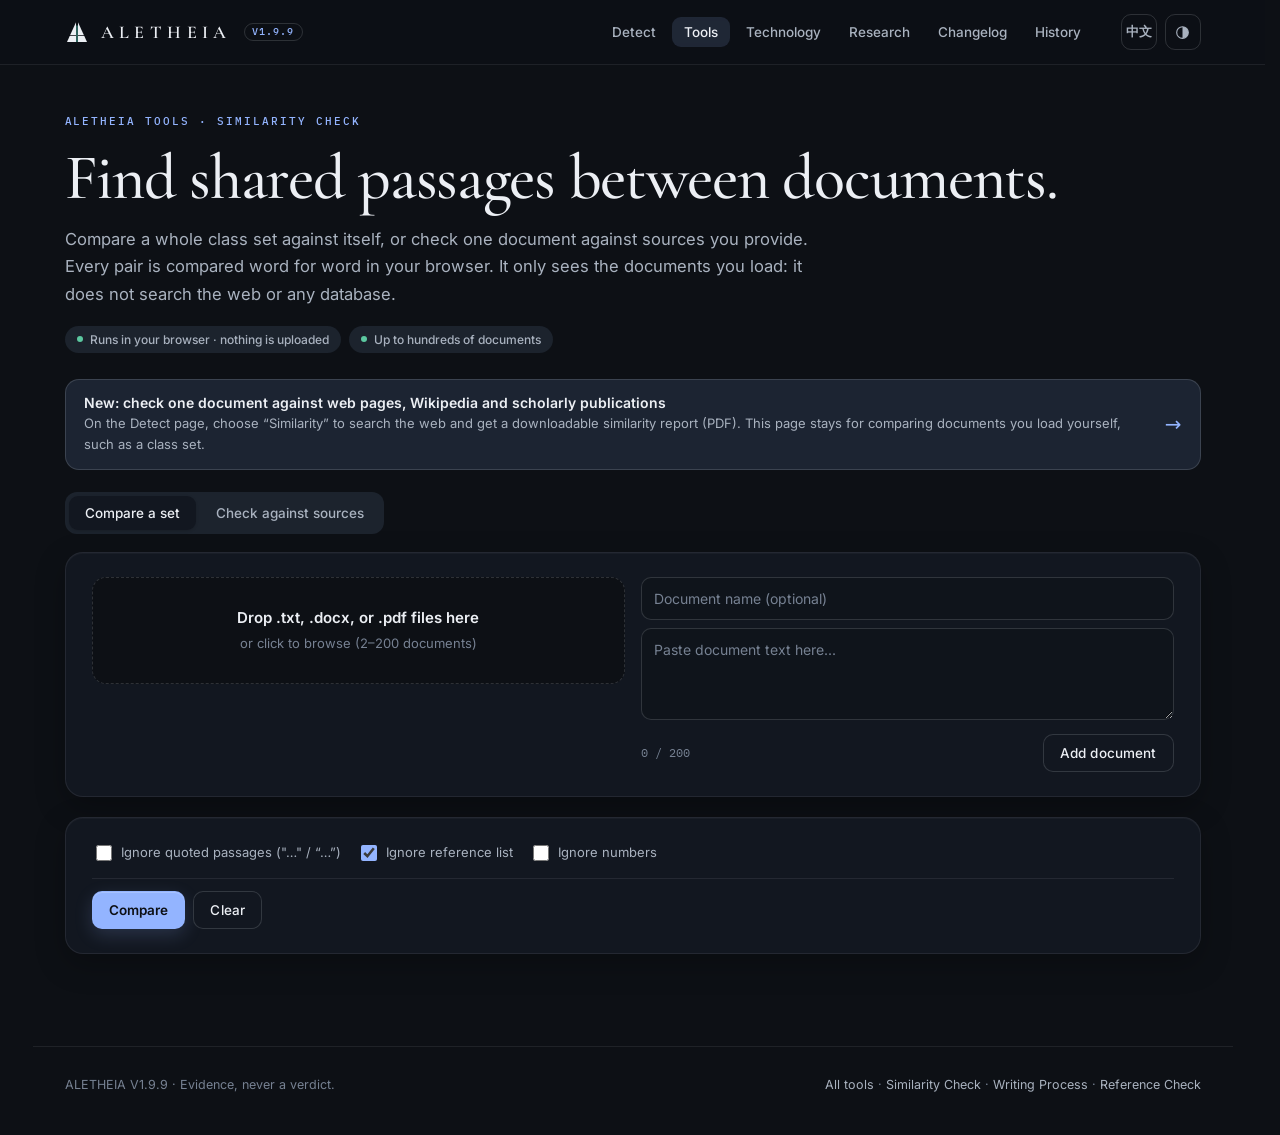
<file: similarity.html>
<!doctype html>
<html lang="en" data-theme="dark">
<head>
<meta charset="utf-8">
<meta name="viewport" content="width=device-width,initial-scale=1">
<title>ALETHEIA — Similarity Check</title>
<style>
@font-face{font-family:'Inter';src:url('inter-latin-400-normal.woff2') format('woff2');font-weight:400;font-style:normal;font-display:swap}
@font-face{font-family:'Inter';src:url('inter-latin-500-normal.woff2') format('woff2');font-weight:500;font-style:normal;font-display:swap}
@font-face{font-family:'Inter';src:url('inter-latin-600-normal.woff2') format('woff2');font-weight:600;font-style:normal;font-display:swap}
@font-face{font-family:'Cormorant Garamond';src:url('cormorant-garamond-latin-500-normal.woff2') format('woff2');font-weight:500;font-style:normal;font-display:swap}
@font-face{font-family:'Cormorant Garamond';src:url('cormorant-garamond-latin-600-normal.woff2') format('woff2');font-weight:600;font-style:normal;font-display:swap}
@font-face{font-family:'IBM Plex Mono';src:url('ibm-plex-mono-latin-400-normal.woff2') format('woff2');font-weight:400;font-style:normal;font-display:swap}
:root{
  --bg:#101114;--bg-2:#181A20;--bg-3:#252832;--fg:#F2F0E9;--fg-2:#B9B6AC;--fg-3:#86847D;
  --line:rgba(242,240,233,.10);--accent:#C9B98D;--gold:#B99A5B;
  --hl-strong:rgba(206,104,86,.34);--hl-moderate:rgba(201,170,96,.30);
}
[data-theme="light"]{
  --bg:#FAFAF7;--bg-2:#F2F0E9;--bg-3:#E6E3D8;--fg:#101114;--fg-2:#3C3B37;--fg-3:#6B6962;
  --line:rgba(16,17,20,.12);
}
*{box-sizing:border-box}
body{margin:0;background:var(--bg);color:var(--fg);font:400 14px/1.55 'Inter',system-ui,sans-serif;min-height:100vh}
a{color:inherit;text-decoration:none}
button,input,textarea{font:inherit;color:inherit}
button:focus-visible,input:focus-visible,textarea:focus-visible,[tabindex]:focus-visible{outline:2px solid var(--accent);outline-offset:2px}
.wrap{max-width:1240px;margin:0 auto;padding:16px 20px 56px}
header{display:flex;align-items:center;justify-content:space-between;gap:12px;padding:10px 0 18px;border-bottom:1px solid var(--line);flex-wrap:wrap}
.brand{display:flex;align-items:baseline;gap:14px;flex-wrap:wrap}
.wordmark{font:600 22px/1 'Cormorant Garamond',Georgia,serif;letter-spacing:.14em;color:var(--accent)}
.page-title{font:500 22px/1.2 'Cormorant Garamond',Georgia,serif;color:var(--fg)}
.badge-local{font:400 11px/1 'IBM Plex Mono',monospace;color:var(--fg-3);border:1px solid var(--line);padding:4px 8px;border-radius:999px}
.hdr-actions{display:flex;gap:8px;align-items:center}
.btn{background:var(--bg-2);border:1px solid var(--line);color:var(--fg);padding:7px 12px;border-radius:6px;cursor:pointer;font-size:13px;transition:background .15s,border-color .15s}
.btn:hover{background:var(--bg-3);border-color:var(--accent)}
.btn-primary{background:var(--accent);color:#101114;border-color:var(--accent);font-weight:600}
.btn-primary:hover{background:var(--gold);border-color:var(--gold)}
.btn:disabled{opacity:.45;cursor:not-allowed}
.tabs{display:flex;gap:4px;margin:18px 0 14px;border-bottom:1px solid var(--line)}
.tab{background:none;border:none;border-bottom:2px solid transparent;padding:9px 14px;color:var(--fg-2);cursor:pointer;font-weight:500}
.tab[aria-selected="true"]{color:var(--accent);border-bottom-color:var(--accent)}
.panel{background:var(--bg-2);border:1px solid var(--line);border-radius:10px;padding:16px;margin-bottom:16px}
.grid-2{display:grid;grid-template-columns:1fr 1fr;gap:16px}
@media(max-width:780px){.grid-2{grid-template-columns:1fr}}
.dropzone{border:1.5px dashed var(--line);border-radius:8px;padding:18px;text-align:center;cursor:pointer;background:var(--bg);transition:border-color .15s,background .15s}
.dropzone.drag{border-color:var(--accent);background:var(--bg-3)}
.dropzone p{margin:4px 0;color:var(--fg-2);font-size:13px}
.row-inputs{display:flex;gap:8px;margin-top:10px;flex-wrap:wrap}
input[type="text"],textarea{background:var(--bg);border:1px solid var(--line);border-radius:6px;padding:8px 10px;width:100%}
textarea{min-height:92px;resize:vertical}
.toggles{display:flex;gap:16px;flex-wrap:wrap;align-items:center;font-size:13px;color:var(--fg-2)}
.toggles label{display:flex;align-items:center;gap:6px;cursor:pointer}
.doc-list{display:flex;flex-wrap:wrap;gap:6px;margin-top:12px;max-height:150px;overflow-y:auto}
.chip{display:inline-flex;align-items:center;gap:6px;background:var(--bg-3);border:1px solid var(--line);border-radius:6px;padding:4px 8px;font-size:12px}
.chip .mono{font-family:'IBM Plex Mono',monospace;color:var(--fg-3);font-size:11px}
.chip button{background:none;border:none;color:var(--fg-3);cursor:pointer;padding:0 2px;font-size:14px}
.chip button:hover{color:var(--fg)}
.actions-bar{display:flex;justify-content:space-between;align-items:center;gap:12px;flex-wrap:wrap;margin-top:14px;padding-top:12px;border-top:1px solid var(--line)}
.progress{height:6px;background:var(--bg-3);border-radius:999px;overflow:hidden;margin-top:10px;display:none}
.progress.active{display:block}
.progress-bar{height:100%;width:0%;background:var(--accent);transition:width .15s}
.notice{border-left:3px solid var(--gold);background:var(--bg-2);padding:10px 14px;border-radius:0 8px 8px 0;color:var(--fg-2);font-size:13px;margin-bottom:16px}
.results-hdr{display:flex;justify-content:space-between;align-items:center;gap:10px;flex-wrap:wrap;margin-bottom:12px}
.results-hdr h2{margin:0;font:600 20px/1.2 'Cormorant Garamond',Georgia,serif;color:var(--accent)}
.mono{font-family:'IBM Plex Mono',monospace}
.matrix-wrap{overflow:auto;max-width:100%;border:1px solid var(--line);border-radius:8px;background:var(--bg);padding:8px}
canvas{display:block;max-width:100%;cursor:pointer}
.slider-row{display:flex;align-items:center;gap:10px;margin:12px 0;font-size:13px;flex-wrap:wrap}
input[type="range"]{accent-color:var(--accent);width:180px}
table{width:100%;border-collapse:collapse;font-size:13px}
th,td{padding:8px 10px;border-bottom:1px solid var(--line);text-align:left}
th{color:var(--fg-3);font-weight:500;font-size:12px}
tr.pair-row{cursor:pointer}
tr.pair-row:hover,tr.pair-row.selected{background:var(--bg-3)}
tr.pair-row.above td:nth-child(2){color:var(--accent);font-weight:600}
.sbs{display:grid;grid-template-columns:1fr 1fr;gap:14px;margin-top:14px}
@media(max-width:780px){.sbs{grid-template-columns:1fr}}
.doc-pane{background:var(--bg);border:1px solid var(--line);border-radius:8px;display:flex;flex-direction:column;max-height:460px}
.doc-pane-hdr{padding:8px 12px;border-bottom:1px solid var(--line);font-weight:600;font-size:13px;display:flex;justify-content:space-between;gap:8px}
.doc-body{padding:12px;overflow-y:auto;white-space:pre-wrap;word-break:break-word;font-size:13.5px;line-height:1.65}
mark.m{border-radius:3px;padding:1px 2px;color:inherit;cursor:pointer}
.p-tag{font:600 10px/1 'IBM Plex Mono',monospace;padding:1px 4px;border-radius:3px;margin-right:3px;background:var(--bg-3);color:var(--fg);vertical-align:baseline}
.stats-row{display:flex;gap:14px;flex-wrap:wrap;margin-bottom:14px}
.stat-card{background:var(--bg);border:1px solid var(--line);border-radius:8px;padding:10px 14px;min-width:150px}
.stat-card .k{font-size:11px;color:var(--fg-3);text-transform:uppercase;letter-spacing:.05em}
.stat-card .v{font:500 22px/1.2 'IBM Plex Mono',monospace;color:var(--accent);margin-top:4px}
.legend{display:flex;flex-wrap:wrap;gap:8px;margin-bottom:12px}
.legend-item{display:inline-flex;align-items:center;gap:6px;font-size:12px;padding:4px 8px;border-radius:6px;border:1px solid var(--line);background:var(--bg)}
.swatch{width:12px;height:12px;border-radius:3px;display:inline-block}
.hidden{display:none!important}
@media print{
  header .hdr-actions,.tabs,#input-area,.actions-bar,.slider-row,.progress{display:none!important}
  body{background:#fff;color:#111}
  .panel,.doc-pane{border-color:#ccc;max-height:none}
  .doc-body{overflow:visible}
}
</style>
<script>try{var t=localStorage.getItem("aletheia.theme");if(t)document.documentElement.dataset.theme=t;}catch(e){}</script>
<link rel="icon" href="favicon.svg" type="image/svg+xml">
<style>.zh-i{display:none}html[lang="zh-CN"] .zh-i{display:inline}html[lang="zh-CN"] .en-i{display:none}</style>
<link rel="stylesheet" href="tools.css?v=1.9.9">
</head>
<body>
<header class="top"><div class="bar">
  <a class="brand" href="index.html#home" aria-label="ALETHEIA home"><svg viewBox="0 0 48 48" aria-hidden="true"><path d="M22.0 4.5 L10.152 30.5 L22.0 30.5 Z" fill="currentColor"/><path d="M9.423 32.1 L4 44 L22.0 44 L22.0 32.1 Z" fill="currentColor"/><path d="M26.000 4.5 L37.848 30.5 L26.000 30.5 Z" fill="currentColor"/><path d="M38.577 32.1 L44.000 44 L26.000 44 L26.000 32.1 Z" fill="currentColor"/><rect x="23.1" y="11" width="1.8" height="33" style="fill:var(--beam)"/></svg><span>ALETHEIA</span><small class="vbadge">V1.9.9</small></a>
  <nav aria-label="Main"><a href="index.html#detect"><span class="en-i">Detect</span><span class="zh-i">检测</span></a><a href="index.html#tools" class="on"><span class="en-i">Tools</span><span class="zh-i">工具</span></a><a href="index.html#technology"><span class="en-i">Technology</span><span class="zh-i">技术</span></a><a href="index.html#research"><span class="en-i">Research</span><span class="zh-i">研究</span></a><a href="index.html#changelog"><span class="en-i">Changelog</span><span class="zh-i">更新日志</span></a><a href="index.html#history"><span class="en-i">History</span><span class="zh-i">历史</span></a></nav>
  <div class="hdr-actions"><button class="iconbtn" id="btn-lang" type="button" aria-label="Switch language / 切换语言">中文</button><button class="iconbtn" id="btn-theme" type="button" aria-label="Switch light or dark theme"><svg width="15" height="15" viewBox="0 0 16 16" aria-hidden="true"><circle cx="8" cy="8" r="6.2" fill="none" stroke="currentColor" stroke-width="1.2"/><path d="M8 1.8a6.2 6.2 0 0 1 0 12.4z" fill="currentColor"/></svg></button></div>
</div></header>
<div class="wrap">
  <section class="page-head">
    <p class="eyebrow"><span class="en-i">ALETHEIA Tools · Similarity Check</span><span class="zh-i">ALETHEIA 工具 · 相似度检查</span></p>
    <h1><span class="en-i">Find shared passages between documents.</span><span class="zh-i">找出文档之间相同的段落。</span></h1>
    <p class="lede"><span class="en-i">Compare a whole class set against itself, or check one document against sources you provide. Every pair is compared word for word in your browser. It only sees the documents you load: it does not search the web or any database.</span><span class="zh-i">可以把一整个班的作业互相比对，也可以把一篇文档和你提供的来源比对。每一对文档都在你的浏览器里逐词比较。它只看你放进来的文档，不会去搜索网络或任何数据库。</span></p>
    <div class="chips"><span class="hchip"><i></i><span class="en-i">Runs in your browser · nothing is uploaded</span><span class="zh-i">在浏览器里运行 · 不上传任何内容</span></span><span class="hchip"><i></i><span class="en-i">Up to hundreds of documents</span><span class="zh-i">可以一次比对几百篇</span></span></div>
  </section>
  <a class="webnote" href="index.html#detect" onclick="try{localStorage.setItem('aletheia.mode','similarity')}catch(e){}"><b><span class="en-i">New: check one document against web pages, Wikipedia and scholarly publications</span><span class="zh-i">新功能：把一篇文档和网页、Wikipedia 及学术出版物比对</span></b><span><span class="en-i">On the Detect page, choose “Similarity” to search the web and get a downloadable similarity report (PDF). This page stays for comparing documents you load yourself, such as a class set.</span><span class="zh-i">在检测页选择“相似度”，即可搜索网络来源并下载相似度报告（PDF）。这个页面保留，用来比对你自己放进来的文档，比如全班的作业。</span></span><i aria-hidden="true">→</i></a>
<style>.webnote{display:grid;grid-template-columns:minmax(0,1fr) auto;gap:2px 16px;align-items:center;margin:0 0 22px;padding:14px 18px;border:1px solid var(--line-2,var(--line));border-radius:14px;background:color-mix(in srgb,var(--accent) 8%,var(--card));color:var(--fg);text-decoration:none}.webnote b{font:600 14px var(--sans)}.webnote>span{grid-column:1;font-size:13px;color:var(--fg-2)}.webnote i{grid-column:2;grid-row:1/3;font-style:normal;font-size:20px;color:var(--accent)}.webnote:hover{border-color:var(--accent)}</style>

  <div class="tabs" role="tablist" aria-label="Similarity modes">
    <button class="tab" id="tab-set" role="tab" aria-selected="true" aria-controls="panel-set" tabindex="0" data-i18n="tabSet">Compare a set</button>
    <button class="tab" id="tab-src" role="tab" aria-selected="false" aria-controls="panel-src" tabindex="-1" data-i18n="tabSrc">Check against sources</button>
  </div>

  <div id="input-area">
    <section id="panel-set" class="panel" role="tabpanel" aria-labelledby="tab-set">
      <div class="grid-2">
        <div>
          <div class="dropzone" id="dz-set" tabindex="0" role="button" aria-label="Drop or select documents">
            <strong data-i18n="dropTitle">Drop .txt, .docx, or .pdf files here</strong>
            <p data-i18n="dropSub">or click to browse (2–200 documents)</p>
            <input type="file" id="file-set" multiple accept=".txt,.docx,.pdf,text/plain" class="hidden">
          </div>
          <div id="set-list" class="doc-list" aria-live="polite"></div>
        </div>
        <div>
          <input type="text" id="paste-set-name" placeholder="Document name (optional)" data-i18n-ph="docNamePh" aria-label="Document name">
          <textarea id="paste-set-text" style="margin-top:8px" placeholder="Paste document text here..." data-i18n-ph="pasteDocPh" aria-label="Document text"></textarea>
          <div style="margin-top:8px;display:flex;justify-content:space-between;align-items:center">
            <span class="mono" style="font-size:12px;color:var(--fg-3)" id="set-count">0 / 200</span>
            <button class="btn" id="btn-add-set" type="button" data-i18n="addDoc">Add document</button>
          </div>
        </div>
      </div>
    </section>

    <section id="panel-src" class="panel hidden" role="tabpanel" aria-labelledby="tab-src">
      <div class="grid-2">
        <div>
          <div style="display:flex;justify-content:space-between;align-items:center;margin-bottom:6px">
            <strong data-i18n="subLabel">Submission (1 document)</strong>
            <label class="btn" style="padding:4px 9px;font-size:12px;cursor:pointer">
              <span data-i18n="loadFile">Load file</span>
              <input type="file" id="file-sub" accept=".txt,.docx,.pdf,text/plain" class="hidden">
            </label>
          </div>
          <input type="text" id="sub-name" placeholder="Submission title" data-i18n-ph="subNamePh" aria-label="Submission title">
          <textarea id="sub-text" style="margin-top:8px;min-height:130px" placeholder="Paste or load the submission to check..." data-i18n-ph="subTextPh" aria-label="Submission text"></textarea>
        </div>
        <div>
          <strong style="display:block;margin-bottom:6px" data-i18n="srcLabel">Reference sources (up to 50)</strong>
          <div class="dropzone" id="dz-src" tabindex="0" role="button" aria-label="Drop or select source files" style="padding:12px">
            <strong data-i18n="dropSrc">Drop source files (.txt, .docx, .pdf)</strong>
            <input type="file" id="file-src" multiple accept=".txt,.docx,.pdf,text/plain" class="hidden">
          </div>
          <div class="row-inputs">
            <input type="text" id="paste-src-name" style="flex:1;min-width:130px" placeholder="Source name" data-i18n-ph="srcNamePh" aria-label="Source name">
            <button class="btn" id="btn-add-src" type="button" data-i18n="addSrc">Add source</button>
          </div>
          <textarea id="paste-src-text" style="margin-top:8px;min-height:66px" placeholder="Paste source text..." data-i18n-ph="srcTextPh" aria-label="Source text"></textarea>
          <div id="src-list" class="doc-list" aria-live="polite"></div>
        </div>
      </div>
    </section>

    <div class="panel">
      <div class="toggles">
        <label><input type="checkbox" id="opt-quotes"> <span data-i18n="optQuotes">Ignore quoted passages ("…" / “…”)</span></label>
        <label><input type="checkbox" id="opt-refs" checked> <span data-i18n="optRefs">Ignore reference list</span></label>
        <label><input type="checkbox" id="opt-nums"> <span data-i18n="optNums">Ignore numbers</span></label>
      </div>
      <div class="actions-bar">
        <div style="display:flex;gap:8px;flex-wrap:wrap">
          <button class="btn btn-primary" id="btn-run" type="button" data-i18n="runBtn">Compare</button>
          <button class="btn" id="btn-clear" type="button" data-i18n="clearBtn">Clear</button>
        </div>
        <span id="status-msg" class="mono" style="font-size:12px;color:var(--fg-2)" aria-live="polite"></span>
      </div>
      <div class="progress" id="progress"><div class="progress-bar" id="progress-bar"></div></div>
    </div>
  </div>

  <div id="results-area" class="hidden">
    <div class="notice" id="disclaimer" data-i18n="disclaimer">Similarity shows shared wording, not misconduct. Quotations, common phrases and shared task instructions can match. Review every match yourself.</div>

    <div id="res-set" class="panel hidden">
      <div class="results-hdr">
        <h2 data-i18n="setResTitle">Pairwise Similarity</h2>
        <div style="display:flex;gap:8px;flex-wrap:wrap">
          <button class="btn" id="btn-dl-set" type="button" data-i18n="dlReport">Download report</button>
          <button class="btn" onclick="window.print()" type="button" data-i18n="printBtn">Print</button>
        </div>
      </div>
      <div class="slider-row">
        <label for="thr-slider" data-i18n="thrLabel">Highlight threshold (containment):</label>
        <input type="range" id="thr-slider" min="0" max="100" value="20">
        <span class="mono" id="thr-val">20%</span>
        <span class="mono" style="color:var(--fg-3);font-size:12px" id="filter-info"></span>
      </div>
      <div class="matrix-wrap"><canvas id="matrix-canvas" aria-label="Pairwise containment heatmap"></canvas></div>
      <div style="overflow-x:auto;margin-top:14px">
        <table>
          <thead><tr>
            <th data-i18n="colPair">Document Pair</th>
            <th data-i18n="colCont">Containment</th>
            <th data-i18n="colJacc">Jaccard</th>
            <th data-i18n="colPass">Passages (≥8w)</th>
          </tr></thead>
          <tbody id="pairs-tbody"></tbody>
        </table>
      </div>
      <div id="sbs-wrap" class="hidden">
        <div class="sbs">
          <div class="doc-pane">
            <div class="doc-pane-hdr"><span id="sbs-title-a"></span><span class="mono" id="sbs-meta-a" style="color:var(--fg-3)"></span></div>
            <div class="doc-body" id="sbs-body-a"></div>
          </div>
          <div class="doc-pane">
            <div class="doc-pane-hdr"><span id="sbs-title-b"></span><span class="mono" id="sbs-meta-b" style="color:var(--fg-3)"></span></div>
            <div class="doc-body" id="sbs-body-b"></div>
          </div>
        </div>
      </div>
    </div>

    <div id="res-src" class="panel hidden">
      <div class="results-hdr">
        <h2 data-i18n="srcResTitle">Source Coverage</h2>
        <div style="display:flex;gap:8px;flex-wrap:wrap">
          <button class="btn" id="btn-dl-src" type="button" data-i18n="dlReport">Download report</button>
          <button class="btn" onclick="window.print()" type="button" data-i18n="printBtn">Print</button>
        </div>
      </div>
      <div class="stats-row">
        <div class="stat-card"><div class="k" data-i18n="covWords">Matched word share</div><div class="v" id="src-overall-pct">0%</div></div>
        <div class="stat-card"><div class="k" data-i18n="covPassages">Matched passages (≥8w)</div><div class="v" id="src-pass-cnt">0</div></div>
      </div>
      <div id="src-legend" class="legend"></div>
      <div class="doc-pane" style="max-height:540px">
        <div class="doc-pane-hdr"><span id="src-sub-hdr"></span><span class="mono" style="color:var(--fg-3)" id="src-sub-words"></span></div>
        <div class="doc-body" id="src-sub-body"></div>
      </div>
    </div>
  </div>
</div>

<script src="mammoth.browser.min.js"></script>
<script src="pdf.min.js"></script>
<script>
(() => {
  if (window.pdfjsLib) {
    window.pdfjsLib.GlobalWorkerOptions.workerSrc = 'pdf.worker.min.js';
  }

  const I18N = {
    en: {
      pageTitle: 'Similarity Check',
      localBadge: '100% LOCAL · NO UPLOAD',
      tabSet: 'Compare a set',
      tabSrc: 'Check against sources',
      dropTitle: 'Drop .txt, .docx, or .pdf files here',
      dropSub: 'or click to browse (2–200 documents)',
      docNamePh: 'Document name (optional)',
      pasteDocPh: 'Paste document text here...',
      addDoc: 'Add document',
      subLabel: 'Submission (1 document)',
      loadFile: 'Load file',
      subNamePh: 'Submission title',
      subTextPh: 'Paste or load the submission to check...',
      srcLabel: 'Reference sources (up to 50)',
      dropSrc: 'Drop source files (.txt, .docx, .pdf)',
      srcNamePh: 'Source name',
      addSrc: 'Add source',
      srcTextPh: 'Paste source text...',
      optQuotes: 'Ignore quoted passages ("…" / “…”) ',
      optRefs: 'Ignore reference list',
      optNums: 'Ignore numbers',
      runBtn: 'Compare',
      clearBtn: 'Clear',
      disclaimer: 'Similarity shows shared wording, not misconduct. Quotations, common phrases and shared task instructions can match. Review every match yourself.',
      setResTitle: 'Pairwise Similarity',
      srcResTitle: 'Source Coverage',
      dlReport: 'Download report',
      printBtn: 'Print',
      thrLabel: 'Highlight threshold (containment):',
      colPair: 'Document Pair',
      colCont: 'Containment',
      colJacc: 'Jaccard',
      colPass: 'Passages (≥8w)',
      covWords: 'Matched word share',
      covPassages: 'Matched passages (≥8w)',
      needTwo: 'Add at least 2 documents.',
      needSubSrc: 'Provide a submission and at least 1 source.',
      readingFiles: 'Reading files…',
      computing: 'Comparing documents…',
      doneSet: 'Compared {n} documents ({p} pairs).',
      doneSrc: 'Checked against {n} sources.',
      commonFiltered: 'Common 5-grams (>40% docs) ignored: {c}',
      noMatches: 'No matched passages ≥ 8 words.',
      words: 'words'
    },
    zh: {
      pageTitle: '相似度检查',
      localBadge: '纯本地运行 · 绝不上传',
      tabSet: '文档集合比对',
      tabSrc: '对照参考来源',
      dropTitle: '将 .txt、.docx 或 .pdf 文件拖放到此处',
      dropSub: '或点击选择文件（2–200 篇文档）',
      docNamePh: '文档名称（可选）',
      pasteDocPh: '在此粘贴文档正文...',
      addDoc: '添加文档',
      subLabel: '待检文稿（1 篇）',
      loadFile: '导入文件',
      subNamePh: '文稿标题',
      subTextPh: '粘贴或导入需要比对的文稿...',
      srcLabel: '参考来源（最多 50 篇）',
      dropSrc: '拖放来源文件（.txt, .docx, .pdf）',
      srcNamePh: '来源名称',
      addSrc: '添加来源',
      srcTextPh: '粘贴来源文本...',
      optQuotes: '忽略引号内引文（"…" / “…”）',
      optRefs: '忽略参考文献列表',
      optNums: '忽略数字',
      runBtn: '开始比对',
      clearBtn: '清空',
      disclaimer: '相似度仅反映相同措辞，并不代表学术不端。直接引语、常见套话和相同的任务要求均可能产生匹配，请自行核查每一处匹配内容。',
      setResTitle: '两两相似度结果',
      srcResTitle: '来源覆盖度结果',
      dlReport: '下载报告',
      printBtn: '打印',
      thrLabel: '高亮阈值（包含度）：',
      colPair: '文档对',
      colCont: '包含度',
      colJacc: 'Jaccard 系数',
      colPass: '匹配片段 (≥8词)',
      covWords: '匹配词数占比',
      covPassages: '匹配片段数 (≥8词)',
      needTwo: '请至少添加 2 篇文档。',
      needSubSrc: '请提供待检文稿和至少 1 篇参考来源。',
      readingFiles: '正在解析文件…',
      computing: '正在计算相似度…',
      doneSet: '已比对 {n} 篇文档（{p} 对）。',
      doneSrc: '已对照 {n} 篇来源完成比对。',
      commonFiltered: '已过滤高频 5-gram（出现于 >40% 文档）：{c}',
      noMatches: '未发现不少于 8 个词的匹配片段。',
      words: '词'
    }
  };

  const PALETTE = [
    'rgba(206,104,86,.34)','rgba(201,170,96,.32)','rgba(92,158,173,.34)',
    'rgba(130,179,102,.32)','rgba(176,122,161,.34)','rgba(214,137,79,.34)',
    'rgba(104,131,186,.34)','rgba(163,168,92,.34)'
  ];

  let lang = /^zh/i.test(navigator.language || '') ? 'zh' : 'en';
  try {
    const saved = localStorage.getItem('aletheia.lang');
    if (saved === 'zh' || saved === 'en') lang = saved;
  } catch (e) {}

  let mode = 'set';
  let setDocs = [];
  let srcDocs = [];
  let lastSetResult = null;
  let lastSrcResult = null;
  let selectedPairIdx = 0;

  const $ = id => document.getElementById(id);
  const t = (key, vars) => {
    let s = (I18N[lang] && I18N[lang][key]) || I18N.en[key] || key;
    if (vars) for (const k in vars) s = s.replace('{' + k + '}', vars[k]);
    return s;
  };

  function applyI18n() {
    document.documentElement.lang = lang === 'zh' ? 'zh-CN' : 'en';
    document.querySelectorAll('[data-i18n]').forEach(el => { el.textContent = t(el.dataset.i18n); });
    document.querySelectorAll('[data-i18n-ph]').forEach(el => { el.placeholder = t(el.dataset.i18nPh); });
    $('btn-lang').textContent = lang === 'en' ? '中文' : 'EN';
    renderDocChips();
    if (lastSetResult) renderSetResults();
    if (lastSrcResult) renderSrcResults();
  }

  $('btn-lang').addEventListener('click', () => {
    lang = lang === 'en' ? 'zh' : 'en';
    try { localStorage.setItem('aletheia.lang', lang); } catch (e) {}
    applyI18n();
  });

  $('btn-theme').addEventListener('click', () => {
    const d = document.documentElement, n = d.dataset.theme === 'light' ? 'dark' : 'light';
    d.dataset.theme = n;
    try { localStorage.setItem('aletheia.theme', n); } catch (e) {}
    if (typeof drawMatrix === 'function' && typeof lastSetResult !== 'undefined' && lastSetResult) drawMatrix();
  });

  const tabs = [$('tab-set'), $('tab-src')];
  function switchTab(next) {
    mode = next;
    tabs.forEach(tb => {
      const active = tb.id === 'tab-' + next;
      tb.setAttribute('aria-selected', String(active));
      tb.tabIndex = active ? 0 : -1;
    });
    $('panel-set').classList.toggle('hidden', next !== 'set');
    $('panel-src').classList.toggle('hidden', next !== 'src');
    $('res-set').classList.toggle('hidden', !(next === 'set' && lastSetResult));
    $('res-src').classList.toggle('hidden', !(next === 'src' && lastSrcResult));
    $('results-area').classList.toggle('hidden', !(next === 'set' ? lastSetResult : lastSrcResult));
    if (next === 'set' && lastSetResult) drawMatrix();
  }
  tabs.forEach((tb, idx) => {
    tb.addEventListener('click', () => switchTab(idx === 0 ? 'set' : 'src'));
    tb.addEventListener('keydown', e => {
      if (e.key === 'ArrowRight' || e.key === 'ArrowLeft') {
        e.preventDefault();
        const nextIdx = (idx + 1) % 2;
        tabs[nextIdx].focus();
        switchTab(nextIdx === 0 ? 'set' : 'src');
      }
    });
  });

  async function extractFileText(file) {
    const name = file.name || 'untitled';
    const lower = name.toLowerCase();
    if (lower.endsWith('.docx')) {
      if (!window.mammoth) throw new Error('mammoth.browser.min.js not loaded');
      const buf = await file.arrayBuffer();
      const res = await window.mammoth.extractRawText({ arrayBuffer: buf });
      return { name, text: res.value || '' };
    }
    if (lower.endsWith('.pdf')) {
      if (!window.pdfjsLib) throw new Error('pdf.min.js not loaded');
      const buf = await file.arrayBuffer();
      const pdf = await window.pdfjsLib.getDocument({ data: new Uint8Array(buf), isEvalSupported: false, disableFontFace: true }).promise;
      const pages = [];
      for (let p = 1; p <= pdf.numPages; p++) {
        const page = await pdf.getPage(p);
        const tc = await page.getTextContent();
        pages.push(tc.items.map(it => it.str).join(' '));
      }
      return { name, text: pages.join('\n\n') };
    }
    return { name, text: await file.text() };
  }

  function wordCount(str) {
    const m = str.trim().match(/\S+/g);
    return m ? m.length : 0;
  }

  function renderDocChips() {
    $('set-count').textContent = `${setDocs.length} / 200`;
    const list = $('set-list');
    list.textContent = '';
    setDocs.forEach((d, i) => {
      const chip = document.createElement('span');
      chip.className = 'chip';
      const nm = document.createElement('span');
      nm.textContent = d.name;
      const wc = document.createElement('span');
      wc.className = 'mono';
      wc.textContent = `${d.words}w`;
      const rm = document.createElement('button');
      rm.type = 'button';
      rm.setAttribute('aria-label', 'Remove ' + d.name);
      rm.textContent = '×';
      rm.onclick = () => { setDocs.splice(i, 1); renderDocChips(); };
      chip.append(nm, wc, rm);
      list.appendChild(chip);
    });

    const slist = $('src-list');
    slist.textContent = '';
    srcDocs.forEach((d, i) => {
      const chip = document.createElement('span');
      chip.className = 'chip';
      const nm = document.createElement('span');
      nm.textContent = d.name;
      const wc = document.createElement('span');
      wc.className = 'mono';
      wc.textContent = `${d.words}w`;
      const rm = document.createElement('button');
      rm.type = 'button';
      rm.setAttribute('aria-label', 'Remove ' + d.name);
      rm.textContent = '×';
      rm.onclick = () => { srcDocs.splice(i, 1); renderDocChips(); };
      chip.append(nm, wc, rm);
      slist.appendChild(chip);
    });
  }

  const nfkc = str => String(str || '').normalize('NFKC');
  async function ingestFiles(files, target) {
    if (!files || !files.length) return;
    $('status-msg').textContent = t('readingFiles');
    const problems = [];
    for (const f of files) {
      try {
        const { name, text: rawText } = await extractFileText(f);
        const text = nfkc(rawText);
        if (!text.trim()) { problems.push(`${f.name}: no text found (scanned PDF?)`); continue; }
        if (target === 'set' && setDocs.length < 200) {
          setDocs.push({ name, text, words: wordCount(text) });
        } else if (target === 'src' && srcDocs.length < 50) {
          srcDocs.push({ name, text, words: wordCount(text) });
        } else if (target === 'sub') {
          $('sub-name').value = name;
          $('sub-text').value = text;
        }
      } catch (err) {
        problems.push(`${f.name}: ${err.message}`);
      }
    }
    $('status-msg').textContent = problems.join(' · ');
    renderDocChips();
  }

  function wireDrop(dzId, inputId, target) {
    const dz = $(dzId), inp = $(inputId);
    dz.addEventListener('click', () => inp.click());
    dz.addEventListener('keydown', e => { if (e.key === 'Enter' || e.key === ' ') { e.preventDefault(); inp.click(); } });
    dz.addEventListener('dragover', e => { e.preventDefault(); dz.classList.add('drag'); });
    dz.addEventListener('dragleave', () => dz.classList.remove('drag'));
    dz.addEventListener('drop', e => { e.preventDefault(); dz.classList.remove('drag'); ingestFiles(Array.from(e.dataTransfer.files), target); });
    inp.addEventListener('change', () => { const files = Array.from(inp.files); inp.value = ''; ingestFiles(files, target); });
  }
  wireDrop('dz-set', 'file-set', 'set');
  wireDrop('dz-src', 'file-src', 'src');
  $('file-sub').addEventListener('change', e => { const files = Array.from(e.target.files); e.target.value = ''; ingestFiles(files, 'sub'); });

  $('btn-add-set').addEventListener('click', () => {
    const text = nfkc($('paste-set-text').value);
    if (!text.trim() || setDocs.length >= 200) return;
    const name = $('paste-set-name').value.trim() || `Doc ${setDocs.length + 1}`;
    setDocs.push({ name, text, words: wordCount(text) });
    $('paste-set-name').value = '';
    $('paste-set-text').value = '';
    renderDocChips();
  });

  $('btn-add-src').addEventListener('click', () => {
    const text = nfkc($('paste-src-text').value);
    if (!text.trim() || srcDocs.length >= 50) return;
    const name = $('paste-src-name').value.trim() || `Source ${srcDocs.length + 1}`;
    srcDocs.push({ name, text, words: wordCount(text) });
    $('paste-src-name').value = '';
    $('paste-src-text').value = '';
    renderDocChips();
  });

  $('btn-clear').addEventListener('click', () => {
    if (mode === 'set') {
      setDocs = [];
      lastSetResult = null;
      $('res-set').classList.add('hidden');
    } else {
      srcDocs = [];
      $('sub-name').value = '';
      $('sub-text').value = '';
      lastSrcResult = null;
      $('res-src').classList.add('hidden');
    }
    $('results-area').classList.add('hidden');
    $('status-msg').textContent = '';
    renderDocChips();
  });

  const WORKER_CODE = `
    function fnv1a(str, seed) {
      let h = (2166136261 ^ seed) >>> 0;
      for (let i = 0; i < str.length; i++) {
        h ^= str.charCodeAt(i);
        h = Math.imul(h, 16777619) >>> 0;
      }
      return h >>> 0;
    }

    function tokenizeDoc(raw, opts) {
      let text = raw;
      if (opts.ignoreRefs) {
        const refRe = /(?:^|\\n)\\s*(?:references|bibliography|works cited|reference list)\\s*(?:\\n|$)/gi;
        let m, last = null;
        while ((m = refRe.exec(text)) !== null) last = m;
        if (last) text = text.slice(0, last.index);
      }
      const wordRe = /[\\p{L}\\p{N}]+(?:['’\\-][\\p{L}\\p{N}]+)*/gu;
      const tokens = [];
      let inQuote = false;
      const quoteRe = /["“”]/g;
      const quoteSpans = [];
      if (opts.ignoreQuotes) {
        let qm, start = -1;
        while ((qm = quoteRe.exec(text)) !== null) {
          if (start < 0) start = qm.index;
          else { quoteSpans.push([start, qm.index + 1]); start = -1; }
        }
      }
      let qIdx = 0, match;
      while ((match = wordRe.exec(text)) !== null) {
        const s = match.index, e = s + match[0].length;
        if (opts.ignoreQuotes) {
          while (qIdx < quoteSpans.length && quoteSpans[qIdx][1] <= s) qIdx++;
          if (qIdx < quoteSpans.length && s >= quoteSpans[qIdx][0] && e <= quoteSpans[qIdx][1]) continue;
        }
        let norm = match[0].toLowerCase().replace(/[’‘]/g, "'").replace(/[–—]/g, '-');
        if (opts.ignoreNums && /^\\d+(?:[.,]\\d+)*$/.test(norm)) continue;
        tokens.push({ norm, start: s, end: e });
      }
      const hashes = new Uint32Array(Math.max(0, tokens.length - 4));
      for (let i = 0; i <= tokens.length - 5; i++) {
        const sh = tokens[i].norm + ' ' + tokens[i+1].norm + ' ' + tokens[i+2].norm + ' ' + tokens[i+3].norm + ' ' + tokens[i+4].norm;
        hashes[i] = fnv1a(sh, 0);
      }
      return { tokens, hashes };
    }

    function mergeRuns(indices, minWords) {
      if (!indices.length) return [];
      indices.sort((a, b) => a - b);
      const runs = [];
      let s = indices[0], e = indices[0] + 4;
      for (let i = 1; i < indices.length; i++) {
        const idx = indices[i];
        if (idx <= e + 1) e = Math.max(e, idx + 4);
        else {
          if (e - s + 1 >= minWords) runs.push([s, e]);
          s = idx; e = idx + 4;
        }
      }
      if (e - s + 1 >= minWords) runs.push([s, e]);
      return runs;
    }

    function findPassages(docA, docB, commonSet) {
      const mapB = new Map();
      for (let j = 0; j < docB.hashes.length; j++) {
        const h = docB.hashes[j];
        if (commonSet && commonSet.has(h)) continue;
        let arr = mapB.get(h);
        if (!arr) { arr = []; mapB.set(h, arr); }
        arr.push(j);
      }
      const hitsA = [], hitsB = [];
      for (let i = 0; i < docA.hashes.length; i++) {
        const h = docA.hashes[i];
        if (commonSet && commonSet.has(h)) continue;
        const js = mapB.get(h);
        if (js) {
          hitsA.push(i);
          for (let k = 0; k < js.length; k++) hitsB.push(js[k]);
        }
      }
      const runsA = mergeRuns(hitsA, 8);
      const runsB = mergeRuns(hitsB, 8);
      const passagesA = runsA.map(([w0, w1]) => ({
        start: docA.tokens[w0].start,
        end: docA.tokens[w1].end,
        words: w1 - w0 + 1
      }));
      const passagesB = runsB.map(([w0, w1]) => ({
        start: docB.tokens[w0].start,
        end: docB.tokens[w1].end,
        words: w1 - w0 + 1
      }));
      return { passagesA, passagesB };
    }

    self.onmessage = e => {
      const { kind, docs, sub, sources, opts } = e.data;
      if (kind === 'set') {
        const n = docs.length;
        const parsed = [];
        const df = new Map();
        for (let i = 0; i < n; i++) {
          const pd = tokenizeDoc(docs[i].text, opts);
          const uniq = new Set(pd.hashes);
          pd.uniq = uniq;
          for (const h of uniq) df.set(h, (df.get(h) || 0) + 1);
          parsed.push(pd);
          if (i % 10 === 0) self.postMessage({ type: 'prog', pct: Math.round((i / n) * 35) });
        }
        const commonSet = new Set();
        // Shared task wording: a 5-gram in more than 40% of documents (and at least 3) is ignored. Small sets skip this,
        // otherwise any phrase shared by just two documents would be filtered out.
        const maxDf = Math.max(2, Math.floor(n * 0.4));
        if (n >= 6) {
          for (const [h, c] of df) if (c > maxDf) commonSet.add(h);
        }
        const filteredSets = parsed.map(pd => {
          const s = new Set();
          for (const h of pd.uniq) if (!commonSet.has(h)) s.add(h);
          return s;
        });


        const matrix = Array.from({ length: n }, () => new Float32Array(n));
        for (let i = 0; i < n; i++) matrix[i][i] = 1;
        const pairs = [];
        const totalSteps = (n * (n - 1)) / 2;
        let step = 0;
        for (let i = 0; i < n; i++) {
          const sA = filteredSets[i];
          for (let j = i + 1; j < n; j++) {
            step++;
            const sB = filteredSets[j];
            if (!sA.size || !sB.size) continue;
            let inter = 0;
            const [small, large] = sA.size < sB.size ? [sA, sB] : [sB, sA];
            for (const h of small) if (large.has(h)) inter++;
            if (inter < 3) continue;
            const cont = inter / small.size;
            const jacc = inter / (sA.size + sB.size - inter);
            matrix[i][j] = cont;
            matrix[j][i] = cont;
            const { passagesA, passagesB } = findPassages(parsed[i], parsed[j], commonSet);
            pairs.push({ i, j, cont, jacc, passagesA, passagesB });
          }
          if (i % 5 === 0) self.postMessage({ type: 'prog', pct: 35 + Math.round((step / Math.max(1, totalSteps)) * 65) });
        }
        pairs.sort((a, b) => b.cont - a.cont || b.jacc - a.jacc);
        self.postMessage({ type: 'doneSet', matrix, pairs: pairs.slice(0, 250), commonCount: commonSet.size });
      } else {
        const subParsed = tokenizeDoc(sub.text, opts);
        const totalWords = subParsed.tokens.length;
        const intervals = [];
        const perSource = [];
        for (let sIdx = 0; sIdx < sources.length; sIdx++) {
          const srcParsed = tokenizeDoc(sources[sIdx].text, opts);
          const { passagesA } = findPassages(subParsed, srcParsed, null);
          let srcWords = 0;
          for (const p of passagesA) {
            srcWords += p.words;
            intervals.push({ start: p.start, end: p.end, srcIdx: sIdx, words: p.words });
          }
          perSource.push({ srcIdx: sIdx, name: sources[sIdx].name, count: passagesA.length, words: srcWords });
          self.postMessage({ type: 'prog', pct: Math.round(((sIdx + 1) / Math.max(1, sources.length)) * 100) });
        }
        intervals.sort((a, b) => a.start - b.start || b.end - a.end);
        const merged = [];
        for (const iv of intervals) {
          if (!merged.length || iv.start > merged[merged.length - 1].end) {
            merged.push({ start: iv.start, end: iv.end, srcIndices: [iv.srcIdx] });
          } else {
            const top = merged[merged.length - 1];
            top.end = Math.max(top.end, iv.end);
            if (!top.srcIndices.includes(iv.srcIdx)) top.srcIndices.push(iv.srcIdx);
          }
        }
        let matchedWords = 0;
        for (const tok of subParsed.tokens) {
          for (const m of merged) {
            if (tok.start >= m.start && tok.end <= m.end) { matchedWords++; break; }
          }
        }
        const pct = totalWords ? (matchedWords / totalWords) * 100 : 0;
        self.postMessage({ type: 'doneSrc', pct, totalWords, merged, perSource });
      }
    };
  `;

  let runSnapshot = null;
  const worker = new Worker(URL.createObjectURL(new Blob([WORKER_CODE], { type: 'application/javascript' })));

  worker.onmessage = e => {
    const msg = e.data;
    if (msg.type === 'prog') {
      $('progress-bar').style.width = msg.pct + '%';
    } else if (msg.type === 'doneSet') {
      $('progress').classList.remove('active');
      $('btn-run').disabled = false;
      lastSetResult = { docs: runSnapshot.docs, matrix: msg.matrix, pairs: msg.pairs, commonCount: msg.commonCount };
      selectedPairIdx = 0;
      $('status-msg').textContent = t('doneSet', { n: runSnapshot.docs.length, p: msg.pairs.length });
      renderSetResults();
    } else if (msg.type === 'doneSrc') {
      $('progress').classList.remove('active');
      $('btn-run').disabled = false;
      lastSrcResult = {
        sub: runSnapshot.sub,
        sources: runSnapshot.sources,
        pct: msg.pct, totalWords: msg.totalWords, merged: msg.merged, perSource: msg.perSource
      };
      $('status-msg').textContent = t('doneSrc', { n: runSnapshot.sources.length });
      renderSrcResults();
    }
  };

  worker.onerror = () => {
    $('progress').classList.remove('active');
    $('btn-run').disabled = false;
    $('status-msg').textContent = 'Error / 出错';
  };

  $('btn-run').addEventListener('click', () => {
    const opts = {
      ignoreQuotes: $('opt-quotes').checked,
      ignoreRefs: $('opt-refs').checked,
      ignoreNums: $('opt-nums').checked
    };
    if (mode === 'set') {
      if (setDocs.length < 2) { $('status-msg').textContent = t('needTwo'); return; }
      $('btn-run').disabled = true;
      $('progress').classList.add('active');
      $('progress-bar').style.width = '2%';
      $('status-msg').textContent = t('computing');
      runSnapshot = { docs: setDocs.slice() };
      worker.postMessage({ kind: 'set', docs: runSnapshot.docs, opts });
    } else {
      const subText = nfkc($('sub-text').value);
      if (!subText.trim() || !srcDocs.length) { $('status-msg').textContent = t('needSubSrc'); return; }
      $('btn-run').disabled = true;
      $('progress').classList.add('active');
      $('progress-bar').style.width = '2%';
      $('status-msg').textContent = t('computing');
      runSnapshot = { sub: { name: $('sub-name').value.trim() || 'Submission', text: subText }, sources: srcDocs.slice() };
      worker.postMessage({ kind: 'src', sub: { text: subText }, sources: runSnapshot.sources, opts });
    }
  });

  function drawMatrix() {
    if (!lastSetResult) return;
    const { docs, matrix } = lastSetResult;
    const n = docs.length;
    const canvas = $('matrix-canvas');
    const wrapW = canvas.parentElement.clientWidth - 18;
    const labelW = Math.min(130, Math.max(70, Math.floor(wrapW * 0.22)));
    const cell = Math.max(12, Math.min(34, Math.floor((wrapW - labelW) / Math.max(1, n))));
    const w = labelW + n * cell + 8;
    const h = labelW + n * cell + 8;
    const dpr = window.devicePixelRatio || 1;
    canvas.width = w * dpr;
    canvas.height = h * dpr;
    canvas.style.width = w + 'px';
    canvas.style.height = h + 'px';
    const ctx = canvas.getContext('2d');
    ctx.scale(dpr, dpr);

    const cs = getComputedStyle(document.documentElement);
    const fg = cs.getPropertyValue('--fg').trim();
    const fg3 = cs.getPropertyValue('--fg-3').trim();
    const bg3 = cs.getPropertyValue('--bg-3').trim();
    const thr = Number($('thr-slider').value) / 100;

    ctx.clearRect(0, 0, w, h);
    ctx.font = '11px "IBM Plex Mono", monospace';
    ctx.textBaseline = 'middle';

    for (let i = 0; i < n; i++) {
      const short = docs[i].name.length > 14 ? docs[i].name.slice(0, 13) + '…' : docs[i].name;
      ctx.fillStyle = fg3;
      ctx.textAlign = 'right';
      ctx.fillText(short, labelW - 6, labelW + i * cell + cell / 2);
      ctx.save();
      ctx.translate(labelW + i * cell + cell / 2, labelW - 6);
      ctx.rotate(-Math.PI / 3);
      ctx.textAlign = 'left';
      ctx.fillText(short, 0, 0);
      ctx.restore();

      for (let j = 0; j < n; j++) {
        const v = matrix[i][j];
        const x = labelW + j * cell, y = labelW + i * cell;
        if (i === j) {
          ctx.fillStyle = bg3;
        } else if (v <= 0.001) {
          ctx.fillStyle = 'rgba(134,132,125,0.08)';
        } else if (v >= thr) {
          ctx.fillStyle = `rgba(206,104,86,${Math.min(0.92, 0.25 + v * 0.7)})`;
        } else {
          ctx.fillStyle = `rgba(201,185,141,${Math.min(0.75, 0.12 + v * 0.7)})`;
        }
        ctx.fillRect(x + 1, y + 1, cell - 2, cell - 2);
        if (cell >= 24 && i !== j && v >= 0.01) {
          ctx.fillStyle = fg;
          ctx.textAlign = 'center';
          ctx.fillText(Math.round(v * 100) + '%', x + cell / 2, y + cell / 2);
        }
      }
    }
    canvas._layout = { labelW, cell, n };
  }

  $('matrix-canvas').addEventListener('click', e => {
    if (!lastSetResult || !e.currentTarget._layout) return;
    const rect = e.currentTarget.getBoundingClientRect();
    const { labelW, cell, n } = e.currentTarget._layout;
    const j = Math.floor((e.clientX - rect.left - labelW) / cell);
    const i = Math.floor((e.clientY - rect.top - labelW) / cell);
    if (i >= 0 && j >= 0 && i < n && j < n && i !== j) {
      const a = Math.min(i, j), b = Math.max(i, j);
      const idx = lastSetResult.pairs.findIndex(p => p.i === a && p.j === b);
      if (idx >= 0) { selectedPairIdx = idx; renderPairsTable(); renderSideBySide(); }
    }
  });

  window.addEventListener('resize', () => { if (mode === 'set' && lastSetResult) drawMatrix(); });

  $('thr-slider').addEventListener('input', () => {
    $('thr-val').textContent = $('thr-slider').value + '%';
    if (lastSetResult) { drawMatrix(); renderPairsTable(); }
  });

  function renderHighlightedText(container, rawText, spans, onTagClick) {
    container.textContent = '';
    if (!spans.length) {
      container.appendChild(document.createTextNode(rawText));
      return;
    }
    const sorted = spans.slice().sort((a, b) => a.start - b.start);
    let cursor = 0;
    for (const sp of sorted) {
      if (sp.start < cursor) continue;
      if (sp.start > cursor) container.appendChild(document.createTextNode(rawText.slice(cursor, sp.start)));
      const mark = document.createElement('mark');
      mark.className = 'm';
      mark.style.background = sp.color;
      mark.dataset.pid = String(sp.pid);
      if (sp.label) {
        const tag = document.createElement('span');
        tag.className = 'p-tag';
        tag.textContent = sp.label;
        mark.appendChild(tag);
      }
      mark.appendChild(document.createTextNode(rawText.slice(sp.start, sp.end)));
      if (onTagClick) mark.addEventListener('click', () => onTagClick(sp.pid));
      container.appendChild(mark);
      cursor = sp.end;
    }
    if (cursor < rawText.length) container.appendChild(document.createTextNode(rawText.slice(cursor)));
  }

  function renderSideBySide() {
    const wrap = $('sbs-wrap');
    if (!lastSetResult || !lastSetResult.pairs.length) { wrap.classList.add('hidden'); return; }
    wrap.classList.remove('hidden');
    const pair = lastSetResult.pairs[selectedPairIdx] || lastSetResult.pairs[0];
    const docA = lastSetResult.docs[pair.i], docB = lastSetResult.docs[pair.j];
    $('sbs-title-a').textContent = docA.name;
    $('sbs-title-b').textContent = docB.name;
    $('sbs-meta-a').textContent = `${docA.words} ${t('words')}`;
    $('sbs-meta-b').textContent = `${docB.words} ${t('words')}`;

    const spansA = pair.passagesA.map((p, idx) => ({
      start: p.start, end: p.end, pid: idx + 1, label: '', color: PALETTE[0]
    }));
    const spansB = pair.passagesB.map((p, idx) => ({
      start: p.start, end: p.end, pid: idx + 1, label: '', color: PALETTE[0]
    }));

    const syncScroll = (targetBody, pid) => {
      const el = targetBody.querySelector(`mark[data-pid="${pid}"]`);
      if (el) el.scrollIntoView({ behavior: 'smooth', block: 'center' });
    };
    renderHighlightedText($('sbs-body-a'), docA.text, spansA, null);
    renderHighlightedText($('sbs-body-b'), docB.text, spansB, null);
  }

  function renderPairsTable() {
    const tbody = $('pairs-tbody');
    tbody.textContent = '';
    const thr = Number($('thr-slider').value) / 100;
    const { docs, pairs } = lastSetResult;
    if (!pairs.length) {
      const tr = document.createElement('tr');
      const td = document.createElement('td');
      td.colSpan = 4;
      td.textContent = t('noMatches');
      tr.appendChild(td);
      tbody.appendChild(tr);
      return;
    }
    pairs.slice(0, 60).forEach((p, idx) => {
      const tr = document.createElement('tr');
      tr.className = 'pair-row' + (p.cont >= thr ? ' above' : '') + (idx === selectedPairIdx ? ' selected' : '');
      tr.tabIndex = 0;
      const c1 = document.createElement('td');
      c1.textContent = `${docs[p.i].name}  ↔  ${docs[p.j].name}`;
      const c2 = document.createElement('td');
      c2.className = 'mono';
      c2.textContent = (p.cont * 100).toFixed(1) + '%';
      const c3 = document.createElement('td');
      c3.className = 'mono';
      c3.textContent = (p.jacc * 100).toFixed(1) + '%';
      const c4 = document.createElement('td');
      c4.className = 'mono';
      c4.textContent = String(Math.max(p.passagesA.length, p.passagesB.length));
      tr.append(c1, c2, c3, c4);
      const pick = () => { selectedPairIdx = idx; renderPairsTable(); renderSideBySide(); };
      tr.addEventListener('click', pick);
      tr.addEventListener('keydown', e => { if (e.key === 'Enter' || e.key === ' ') { e.preventDefault(); pick(); } });
      tbody.appendChild(tr);
    });
  }

  function renderSetResults() {
    $('results-area').classList.remove('hidden');
    $('res-set').classList.remove('hidden');
    $('res-src').classList.add('hidden');
    $('filter-info').textContent = t('commonFiltered', { c: lastSetResult.commonCount });
    drawMatrix();
    renderPairsTable();
    renderSideBySide();
  }

  function renderSrcResults() {
    $('results-area').classList.remove('hidden');
    $('res-src').classList.remove('hidden');
    $('res-set').classList.add('hidden');
    const { sub, sources, pct, totalWords, merged, perSource } = lastSrcResult;
    $('src-overall-pct').textContent = pct.toFixed(1) + '%';
    $('src-pass-cnt').textContent = String(merged.length);
    $('src-sub-hdr').textContent = sub.name;
    $('src-sub-words').textContent = `${totalWords} ${t('words')}`;

    const leg = $('src-legend');
    leg.textContent = '';
    perSource.forEach((ps, idx) => {
      const item = document.createElement('span');
      item.className = 'legend-item';
      const sw = document.createElement('span');
      sw.className = 'swatch';
      sw.style.background = PALETTE[idx % PALETTE.length];
      const lbl = document.createElement('span');
      const share = totalWords ? ((ps.words / totalWords) * 100).toFixed(1) : '0.0';
      lbl.textContent = `${ps.name}: ${share}% (${ps.count})`;
      item.append(sw, lbl);
      leg.appendChild(item);
    });

    const spans = merged.map((m, idx) => {
      const primary = m.srcIndices[0];
      const names = m.srcIndices.map(si => sources[si].name).join(' + ');
      return {
        start: m.start, end: m.end, pid: idx + 1,
        label: names, color: PALETTE[primary % PALETTE.length]
      };
    });
    renderHighlightedText($('src-sub-body'), sub.text, spans, null);
  }

  function escHtml(s) {
    return String(s).replace(/&/g, '&amp;').replace(/</g, '&lt;').replace(/>/g, '&gt;').replace(/"/g, '&quot;');
  }

  function buildHighlightedHtml(rawText, spans) {
    if (!spans.length) return escHtml(rawText);
    const sorted = spans.slice().sort((a, b) => a.start - b.start);
    let out = '', cur = 0;
    for (const sp of sorted) {
      if (sp.start < cur) continue;
      if (sp.start > cur) out += escHtml(rawText.slice(cur, sp.start));
      out += `<mark style="background:${sp.color};padding:1px 3px;border-radius:3px">${sp.label ? `<b>[${escHtml(sp.label)}]</b> ` : ''}${escHtml(rawText.slice(sp.start, sp.end))}</mark>`;
      cur = sp.end;
    }
    if (cur < rawText.length) out += escHtml(rawText.slice(cur));
    return out;
  }

  function downloadBlobHtml(filename, innerHtml) {
    const doc = `<!doctype html><html><head><meta charset="utf-8"><title>ALETHEIA Similarity Report</title>
<style>body{font-family:system-ui,sans-serif;background:#101114;color:#F2F0E9;max-width:1000px;margin:24px auto;padding:0 16px;line-height:1.6}
h1,h2{color:#C9B98D}table{width:100%;border-collapse:collapse;margin:14px 0}th,td{border:1px solid #333;padding:8px;text-align:left}
.box{background:#181A20;border:1px solid #333;border-radius:8px;padding:14px;white-space:pre-wrap;margin:12px 0}
.note{border-left:3px solid #B99A5B;padding:8px 12px;background:#181A20;color:#B9B6AC}</style></head><body>
<h1>ALETHEIA — ${escHtml(t('pageTitle'))}</h1><p class="note">${escHtml(t('disclaimer'))}</p>${innerHtml}</body></html>`;
    const a = document.createElement('a');
    a.href = URL.createObjectURL(new Blob([doc], { type: 'text/html' }));
    a.download = filename;
    a.click();
  }

  $('btn-dl-set').addEventListener('click', () => {
    if (!lastSetResult) return;
    const { docs, pairs } = lastSetResult;
    const rows = pairs.slice(0, 60).map(p =>
      `<tr><td>${escHtml(docs[p.i].name)} ↔ ${escHtml(docs[p.j].name)}</td><td>${(p.cont*100).toFixed(1)}%</td><td>${(p.jacc*100).toFixed(1)}%</td><td>${Math.max(p.passagesA.length, p.passagesB.length)}</td></tr>`
    ).join('');
    let detail = '';
    const sel = pairs[selectedPairIdx];
    if (sel) {
      const sA = sel.passagesA.map(p => ({ start: p.start, end: p.end, label: '', color: PALETTE[0] }));
      const sB = sel.passagesB.map(p => ({ start: p.start, end: p.end, label: '', color: PALETTE[0] }));
      detail = `<h2>${escHtml(docs[sel.i].name)}</h2><div class="box">${buildHighlightedHtml(docs[sel.i].text, sA)}</div>
                <h2>${escHtml(docs[sel.j].name)}</h2><div class="box">${buildHighlightedHtml(docs[sel.j].text, sB)}</div>`;
    }
    downloadBlobHtml('aletheia-similarity-set.html',
      `<table><tr><th>Pair</th><th>Containment</th><th>Jaccard</th><th>Passages</th></tr>${rows}</table>${detail}`);
  });

  $('btn-dl-src').addEventListener('click', () => {
    if (!lastSrcResult) return;
    const { sub, sources, pct, totalWords, merged, perSource } = lastSrcResult;
    const rows = perSource.map(ps =>
      `<tr><td>${escHtml(ps.name)}</td><td>${totalWords ? ((ps.words/totalWords)*100).toFixed(1) : '0.0'}%</td><td>${ps.count}</td></tr>`
    ).join('');
    const spans = merged.map((m, i) => ({
      start: m.start, end: m.end,
      label: m.srcIndices.map(si => sources[si].name).join(' + '),
      color: PALETTE[m.srcIndices[0] % PALETTE.length]
    }));
    downloadBlobHtml('aletheia-similarity-sources.html',
      `<p><strong>${escHtml(sub.name)}</strong>: ${pct.toFixed(1)}% (${merged.length} passages)</p>
       <table><tr><th>Source</th><th>Word Share</th><th>Passages</th></tr>${rows}</table>
       <div class="box">${buildHighlightedHtml(sub.text, spans)}</div>`);
  });

  applyI18n();
})();
</script>
<footer class="tool-foot"><span>ALETHEIA V1.9.9 · <span class="en-i">Evidence, never a verdict.</span><span class="zh-i">只给证据，不下结论。</span></span><span><a href="index.html#tools"><span class="en-i">All tools</span><span class="zh-i">全部工具</span></a> · <a href="similarity.html"><span class="en-i">Similarity Check</span><span class="zh-i">相似度检查</span></a> · <a href="process.html"><span class="en-i">Writing Process</span><span class="zh-i">写作过程</span></a> · <a href="references.html"><span class="en-i">Reference Check</span><span class="zh-i">参考文献核查</span></a></span></footer>
</body>
</html>
</file>
<file: tools.css>
/* ALETHEIA V1.9.7 shared design layer for the tool pages (Similarity Check, Writing Process, Reference Check).
   Same palette, type and components as the detector (V1.8 design layer + V1.9.7 polish). Loaded after each page's own styles. */
@font-face{font-family:"Cormorant Garamond";src:url("cormorant-garamond-latin-500-normal.woff2") format("woff2");font-weight:500;font-style:normal;font-display:swap}
@font-face{font-family:"Cormorant Garamond";src:url("cormorant-garamond-latin-500-italic.woff2") format("woff2");font-weight:500;font-style:italic;font-display:swap}
@font-face{font-family:"IBM Plex Mono";src:url("ibm-plex-mono-latin-500-normal.woff2") format("woff2");font-weight:500;font-style:normal;font-display:swap}
:root{--serif:"Cormorant Garamond","Iowan Old Style",Georgia,serif;--sans:Inter,system-ui,-apple-system,"Segoe UI",sans-serif;--mono:"IBM Plex Mono",ui-monospace,Consolas,monospace;
  --ease:cubic-bezier(.22,.61,.36,1);--r-sm:8px;--r:12px;--r-lg:18px}
:root,[data-theme="dark"]{
  --bg:#0D1015;--bg-2:#141921;--bg-3:#1C232D;--fg:#ECEFF4;--fg-2:#A9B2BF;--fg-3:#768192;
  --line:rgba(236,239,244,.08);--line-2:rgba(236,239,244,.15);--accent:#93B4FF;--accent-2:#B5CBFF;--beam:#5CC8B8;--gold:#93B4FF;
  --track:#232B36;--btn-fg:#0D1015;--card:#121720;--field:#0F141B;
  --ok:#5CC8A0;--warn:#F0BA5A;--bad:#F07A6E;--info:#7FB8E8;
  --shadow:0 1px 0 rgba(255,255,255,.03) inset,0 10px 30px rgba(0,0,0,.25);--shadow-btn:0 1px 0 rgba(255,255,255,.18) inset,0 6px 18px rgba(147,180,255,.18);
}
[data-theme="light"]{
  --bg:#F7F8FA;--bg-2:#FFFFFF;--bg-3:#EEF1F5;--fg:#141A22;--fg-2:#46505E;--fg-3:#7A8493;
  --line:rgba(20,26,34,.08);--line-2:rgba(20,26,34,.15);--accent:#2F5BD3;--accent-2:#2449B0;--beam:#0E8C80;--gold:#2F5BD3;
  --track:#E6EAF0;--btn-fg:#FFFFFF;--card:#FFFFFF;--field:#FFFFFF;
  --ok:#11845F;--warn:#A86A00;--bad:#C2413A;--info:#1F6FB2;
  --shadow:0 1px 2px rgba(20,26,34,.04),0 8px 24px rgba(20,26,34,.06);--shadow-btn:0 1px 0 rgba(255,255,255,.25) inset,0 6px 16px rgba(47,91,211,.22);
}
html{scrollbar-gutter:stable}
body{margin:0;background:var(--bg);color:var(--fg);font:400 14.5px/1.6 var(--sans);-webkit-font-smoothing:antialiased}
::selection{background:color-mix(in srgb,var(--accent) 30%,transparent)}
.wrap{max-width:1200px;margin:0 auto;padding:0 32px 72px}

/* site header (same as the detector) */
header.top{display:block;padding:0;border:0;flex-wrap:nowrap;position:sticky;top:0;z-index:30;background:color-mix(in srgb,var(--bg) 86%,transparent);backdrop-filter:saturate(1.4) blur(12px);-webkit-backdrop-filter:saturate(1.4) blur(12px);box-shadow:0 1px 0 var(--line)}
header.top .bar{max-width:1200px;margin:0 auto;padding:0 32px;display:flex;align-items:center;gap:28px;height:64px}
header.top .brand{display:flex;align-items:center;gap:12px;text-decoration:none;color:var(--fg)}
header.top .brand svg{width:24px;height:24px;color:var(--fg)}
header.top .brand span{font:600 18px/1 var(--serif);letter-spacing:.3em}
header.top .vbadge{font:500 9.5px/1 var(--mono);letter-spacing:.12em;color:var(--accent);border:1px solid var(--line-2);border-radius:999px;padding:3px 7px}
header.top nav{display:flex;gap:4px;margin-left:auto}
header.top nav a{color:var(--fg-2);text-decoration:none;font:500 13.5px var(--sans);padding:7px 12px;border-radius:9px;transition:color .18s var(--ease),background-color .18s var(--ease)}
header.top nav a:hover{color:var(--fg);background:color-mix(in srgb,var(--fg) 6%,transparent)}
header.top nav a.on{color:var(--fg);background:color-mix(in srgb,var(--accent) 14%,transparent)}
header.top .hdr-actions{display:flex;gap:8px;align-items:center}
header.top .iconbtn{width:36px;height:36px;display:grid;place-items:center;padding:0;border-radius:10px;border:1px solid var(--line-2);background:transparent;color:var(--fg-2);cursor:pointer;font:600 12.5px var(--sans);transition:color .18s var(--ease),border-color .18s var(--ease),background-color .18s var(--ease)}
header.top .iconbtn:hover{color:var(--fg);border-color:var(--fg-3);background:color-mix(in srgb,var(--fg) 5%,transparent)}
@media (max-width:860px){header.top nav{display:none}header.top .bar{padding:0 18px;gap:12px}header.top .hdr-actions{margin-left:auto}.wrap{padding:0 18px 56px}}

/* page head */
.page-head{padding:52px 0 26px}
.page-head .eyebrow{font:500 11px/1 var(--mono);letter-spacing:.18em;text-transform:uppercase;color:var(--accent);margin:0 0 18px}
.page-head h1{font:500 clamp(40px,5.2vw,64px)/1.02 var(--serif);letter-spacing:-.02em;margin:0 0 16px}
.page-head .lede{font-size:16.5px;line-height:1.65;color:var(--fg-2);max-width:760px;margin:0}
.page-head .chips{display:flex;gap:8px;flex-wrap:wrap;margin-top:18px}
.hchip{display:inline-flex;align-items:center;gap:7px;font:500 12px var(--sans);color:var(--fg-2);background:var(--bg-3);border-radius:999px;padding:6px 12px}
.hchip i{width:6px;height:6px;border-radius:50%;background:var(--ok);display:inline-block}
.hchip.net i{background:var(--warn)}

/* buttons */
.btn{display:inline-flex;align-items:center;justify-content:center;gap:8px;min-height:38px;padding:8px 16px;border-radius:10px;border:1px solid var(--line-2);background:var(--card);color:var(--fg);font:500 13.5px/1.2 var(--sans);letter-spacing:.01em;cursor:pointer;text-decoration:none;white-space:nowrap;
  transition:background-color .18s var(--ease),border-color .18s var(--ease),color .18s var(--ease),box-shadow .18s var(--ease),transform .12s var(--ease),filter .18s var(--ease)}
.btn:hover:not(:disabled){border-color:var(--fg-3);background:var(--bg-3)}
.btn:active:not(:disabled){transform:translateY(1px)}
.btn:disabled{opacity:.42;cursor:not-allowed}
.btn-primary,.btn.btn-primary{background:var(--accent);border-color:transparent;color:var(--btn-fg);font-weight:600;box-shadow:var(--shadow-btn)}
.btn-primary:hover:not(:disabled),.btn.btn-primary:hover:not(:disabled){background:var(--accent);border-color:transparent;filter:brightness(1.07)}
.btn-lg{min-height:46px;padding:11px 22px;font-size:14.5px;border-radius:12px}
.btn-ghost{background:transparent;border-color:transparent;color:var(--fg-2)}
.btn-ghost:hover:not(:disabled){background:var(--bg-3);color:var(--fg);border-color:transparent}
.btn-sm{min-height:32px;padding:5px 12px;font-size:12.5px;border-radius:9px}
.btn .arr{font-family:var(--mono);transition:transform .22s var(--ease)}.btn:hover .arr{transform:translateX(3px)}
button:focus-visible,a:focus-visible,input:focus-visible,textarea:focus-visible,select:focus-visible,[tabindex]:focus-visible{outline:2px solid var(--accent);outline-offset:2px;border-radius:8px}

/* fields */
input[type="text"],input[type="email"],input[type="search"],input[type="number"],textarea,select{background:var(--field);border:1px solid var(--line-2);border-radius:10px;color:var(--fg);padding:10px 12px;font:14px/1.5 var(--sans);width:100%;transition:border-color .18s var(--ease),box-shadow .18s var(--ease)}
input:focus,textarea:focus,select:focus{outline:none;border-color:var(--accent);box-shadow:0 0 0 3px color-mix(in srgb,var(--accent) 20%,transparent)}
textarea::placeholder,input::placeholder{color:var(--fg-3)}
input[type="range"]{accent-color:var(--accent)}
input[type="checkbox"]{accent-color:var(--accent);width:16px;height:16px}

/* cards */
.panel,.workbench{background:var(--card);border:1px solid var(--line);border-radius:var(--r-lg);box-shadow:var(--shadow);padding:24px 26px;margin:0 0 20px}
.panel h2,.results-hdr h2{font:500 24px/1.2 var(--serif);color:var(--fg);letter-spacing:-.01em;margin:0 0 12px}
.panel h2 .n,.sec-k{font:500 11px var(--mono);letter-spacing:.16em;text-transform:uppercase;color:var(--accent)}
.sec-k{display:block;margin:0 0 8px}

/* tabs = segmented control */
.tabs{display:inline-flex;gap:4px;padding:4px;background:var(--bg-3);border-radius:12px;border:0;margin:0 0 18px}
.tab{border:0;background:none;color:var(--fg-2);font:500 13.5px var(--sans);padding:9px 16px;border-radius:9px;cursor:pointer;border-bottom:0!important;transition:background-color .18s var(--ease),color .18s var(--ease)}
.tab:hover{color:var(--fg)}
.tab[aria-selected="true"]{background:var(--card);color:var(--fg);box-shadow:0 1px 3px rgba(0,0,0,.14)}

/* drop zone */
.dropzone{display:grid;place-items:center;gap:6px;text-align:center;border:1.5px dashed var(--line-2);border-radius:14px;background:var(--bg);padding:30px 20px;cursor:pointer;transition:border-color .18s var(--ease),background-color .18s var(--ease)}
.dropzone:hover,.dropzone.drag{border-color:var(--accent);background:color-mix(in srgb,var(--accent) 6%,var(--bg))}
.dropzone strong,.dropzone b{font:600 15px var(--sans);color:var(--fg)}
.dropzone p{margin:0;color:var(--fg-3);font-size:13px}
.dz-ico{width:42px;height:42px;border-radius:12px;display:grid;place-items:center;background:var(--bg-3);color:var(--accent);margin-bottom:4px}

/* stats, chips, badges */
.stats-row{display:grid;grid-template-columns:repeat(auto-fit,minmax(150px,1fr));gap:12px;margin:0 0 18px}
.stat-card{background:var(--bg-3);border:0;border-radius:14px;padding:14px 16px;min-width:0}
.stat-card .k{font:500 11px var(--mono);letter-spacing:.12em;text-transform:uppercase;color:var(--fg-3)}
.stat-card .v{font:500 26px/1.15 var(--serif);color:var(--fg);margin-top:4px;letter-spacing:-.01em}
.chip{display:inline-flex;align-items:center;gap:6px;background:var(--bg-3);border:1px solid var(--line);border-radius:999px;padding:4px 10px;font-size:12px}
.badge-local{font:500 11px/1 var(--sans);color:var(--fg-2);background:var(--bg-3);border:0;padding:6px 10px;border-radius:999px}
.badge{border-radius:999px;font:600 11px/1 var(--sans);letter-spacing:.02em;padding:5px 10px}

/* notices */
.notice{border:0;border-radius:14px;background:var(--bg-3);color:var(--fg-2);padding:14px 18px;font-size:13.5px;line-height:1.6;margin:0 0 18px}
.notice b{color:var(--fg)}
.consent-box{border:1px solid color-mix(in srgb,var(--warn) 45%,transparent);background:color-mix(in srgb,var(--warn) 7%,var(--card));border-radius:14px;padding:16px 18px}

/* progress, tables */
.progress{height:6px;background:var(--bg-3);border-radius:999px;overflow:hidden}
.progress-bar{height:100%;background:linear-gradient(90deg,var(--accent),var(--beam));border-radius:999px}
table{width:100%;border-collapse:collapse;font-size:13.5px}
th{font:500 11px var(--mono);letter-spacing:.1em;text-transform:uppercase;color:var(--fg-3);text-align:left;padding:10px 12px;border-bottom:1px solid var(--line-2)}
td{padding:10px 12px;border-bottom:1px solid var(--line)}
tbody tr{transition:background-color .15s var(--ease)}
tbody tr:hover{background:color-mix(in srgb,var(--fg) 3%,transparent)}

/* footer */
.tool-foot{max-width:1200px;margin:0 auto;padding:28px 32px 40px;border-top:1px solid var(--line);display:flex;gap:18px;flex-wrap:wrap;justify-content:space-between;color:var(--fg-3);font-size:12.5px}
.tool-foot a{color:var(--fg-2);text-decoration:none}.tool-foot a:hover{color:var(--fg)}
@keyframes rise{from{opacity:0;transform:translateY(8px)}to{opacity:1;transform:none}}
.rise{animation:rise .4s var(--ease) both}
@media (prefers-reduced-motion:reduce){*,*::before,*::after{animation-duration:.01ms!important;transition-duration:.01ms!important}}
@media print{header.top,.tool-foot,.no-print{display:none!important}body{background:#fff;color:#111}.panel,.workbench{box-shadow:none;border-color:#ccc}}
@media (max-width:640px){.panel,.workbench{padding:18px 16px;border-radius:16px}.page-head{padding:34px 0 20px}.dropzone{padding:22px 14px}}
</file>
